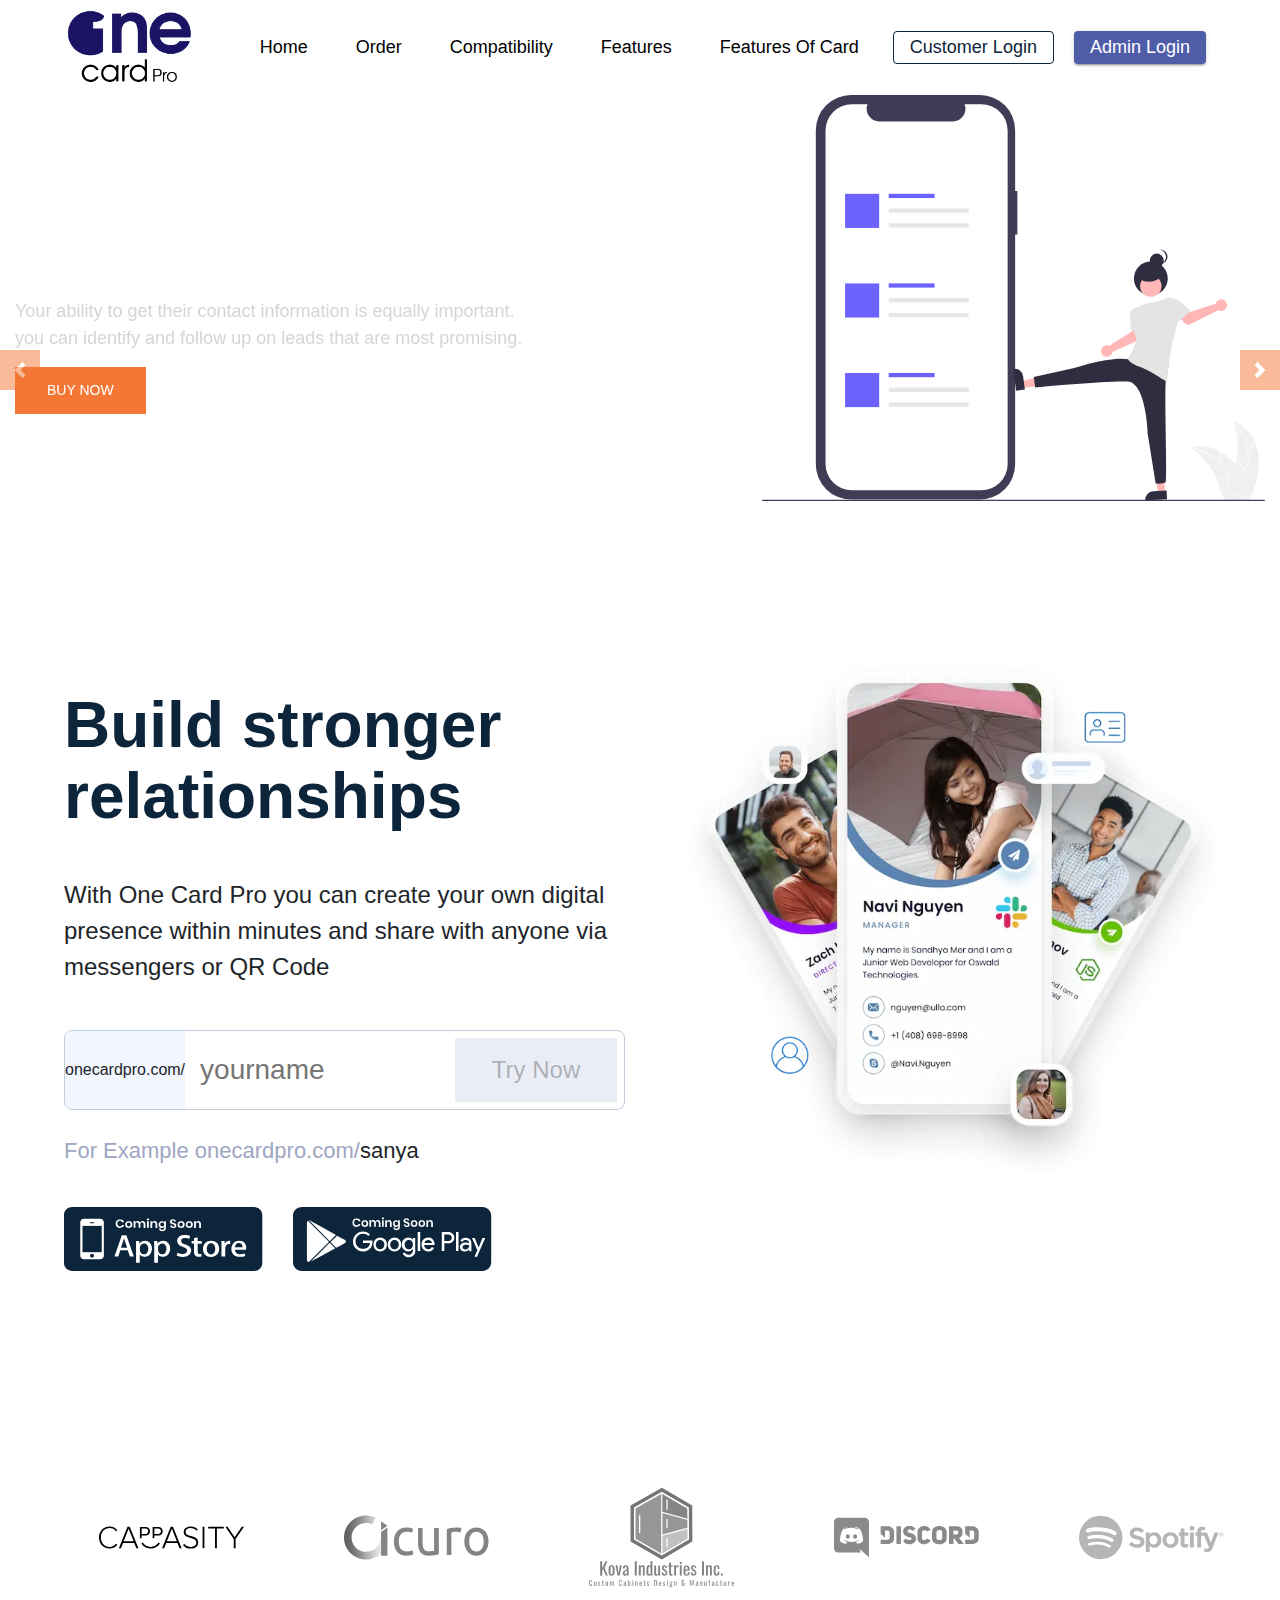
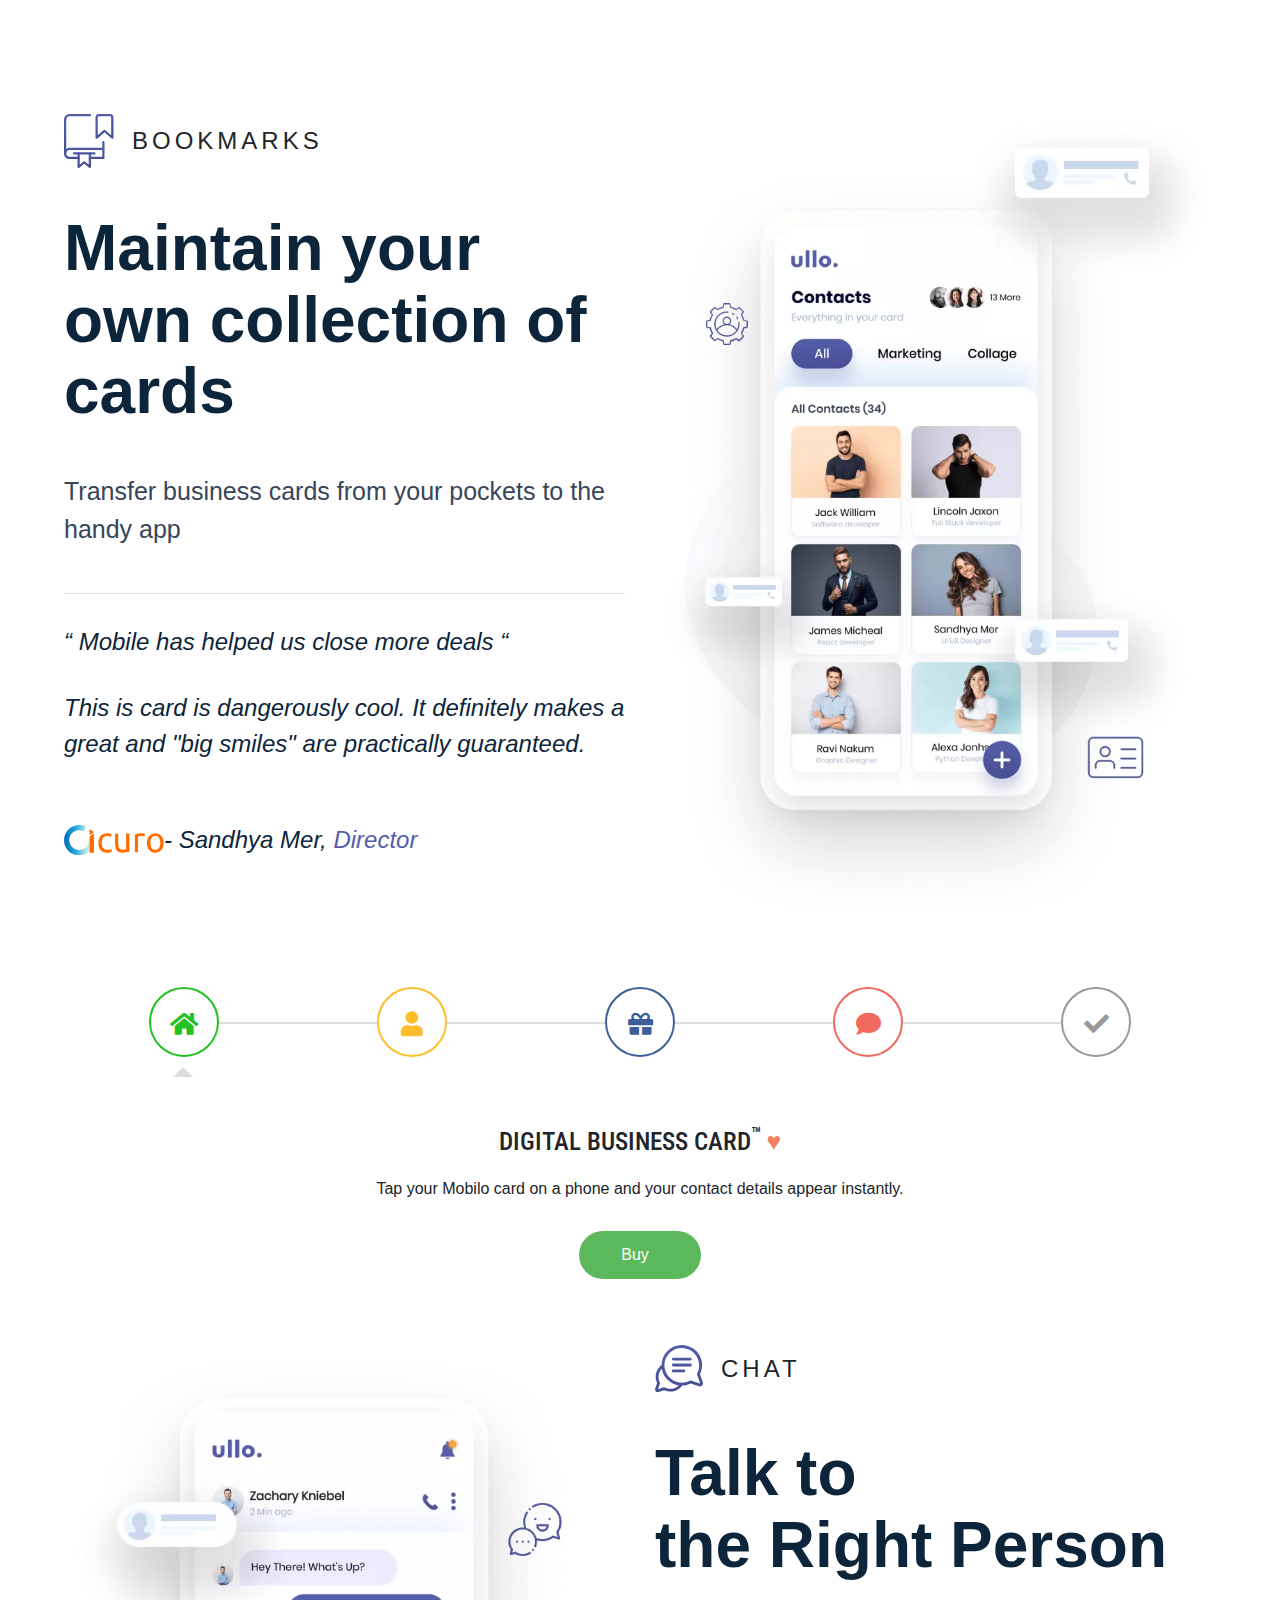
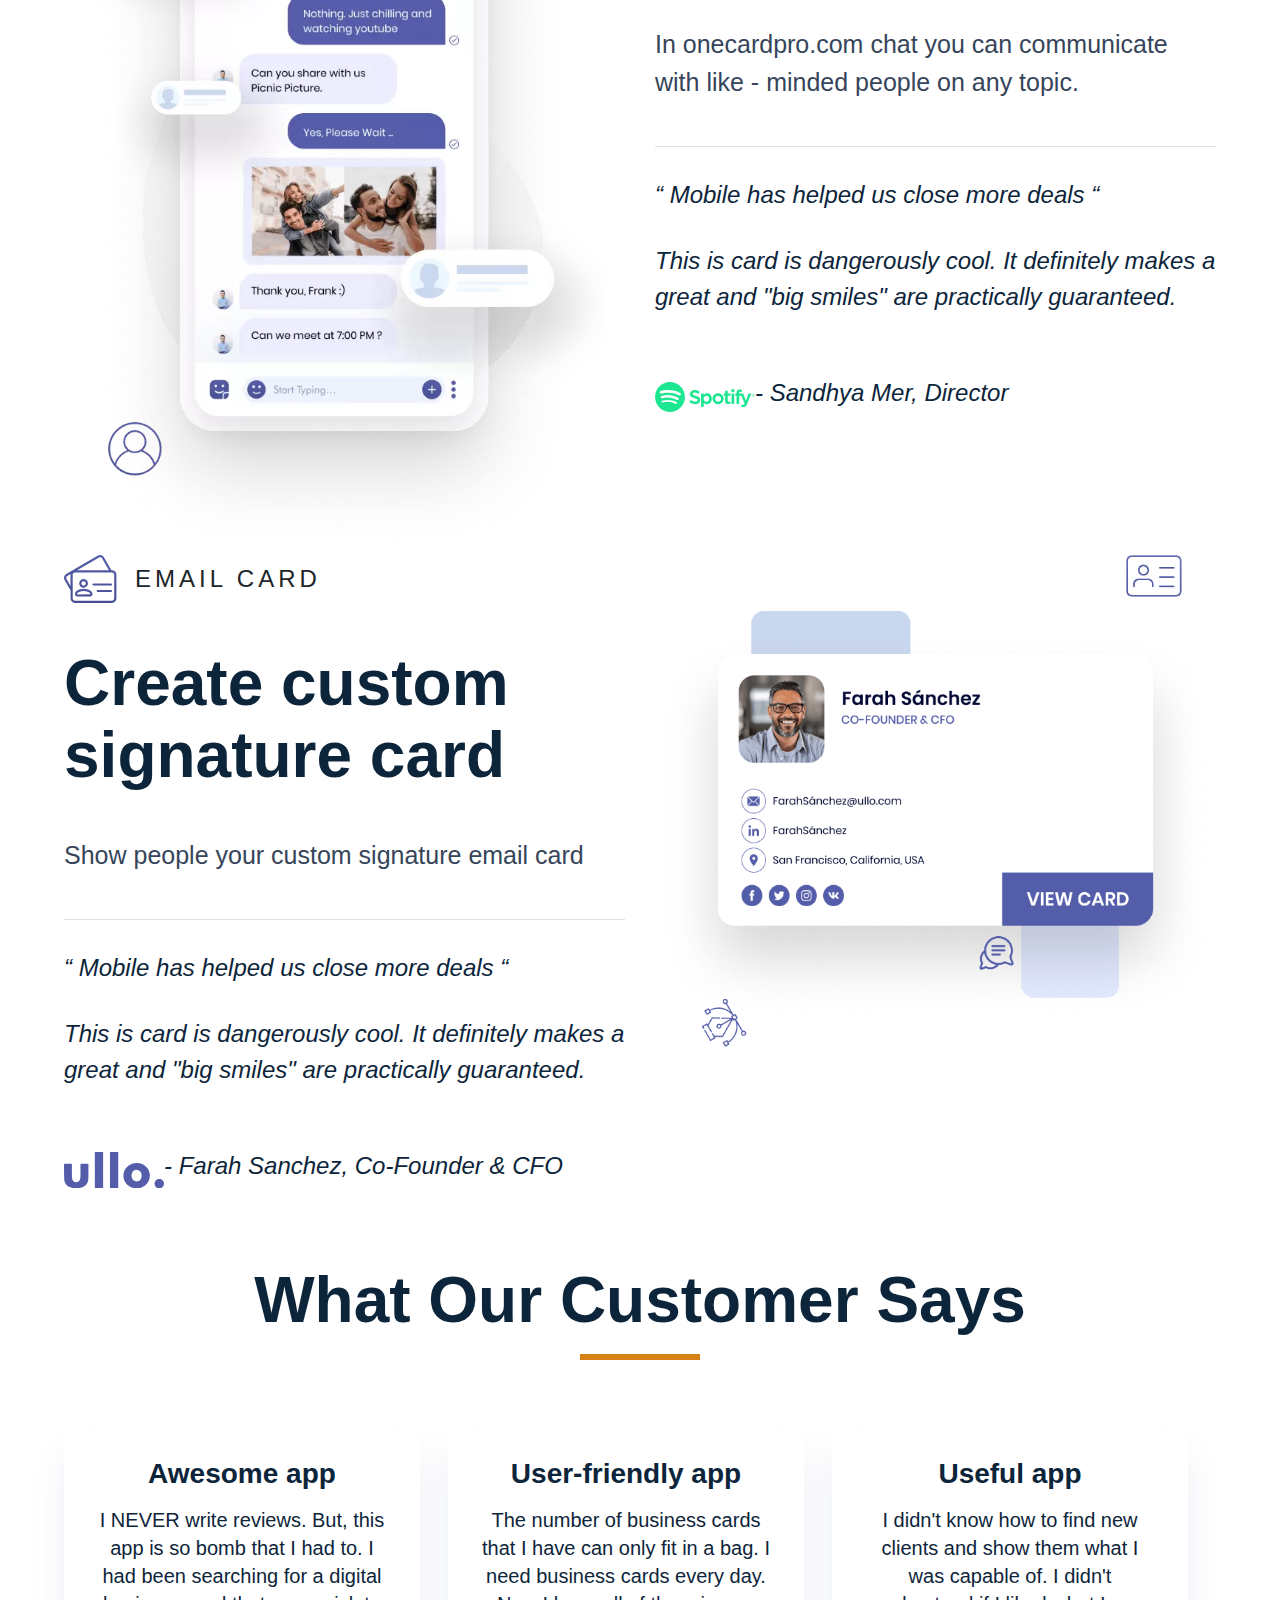
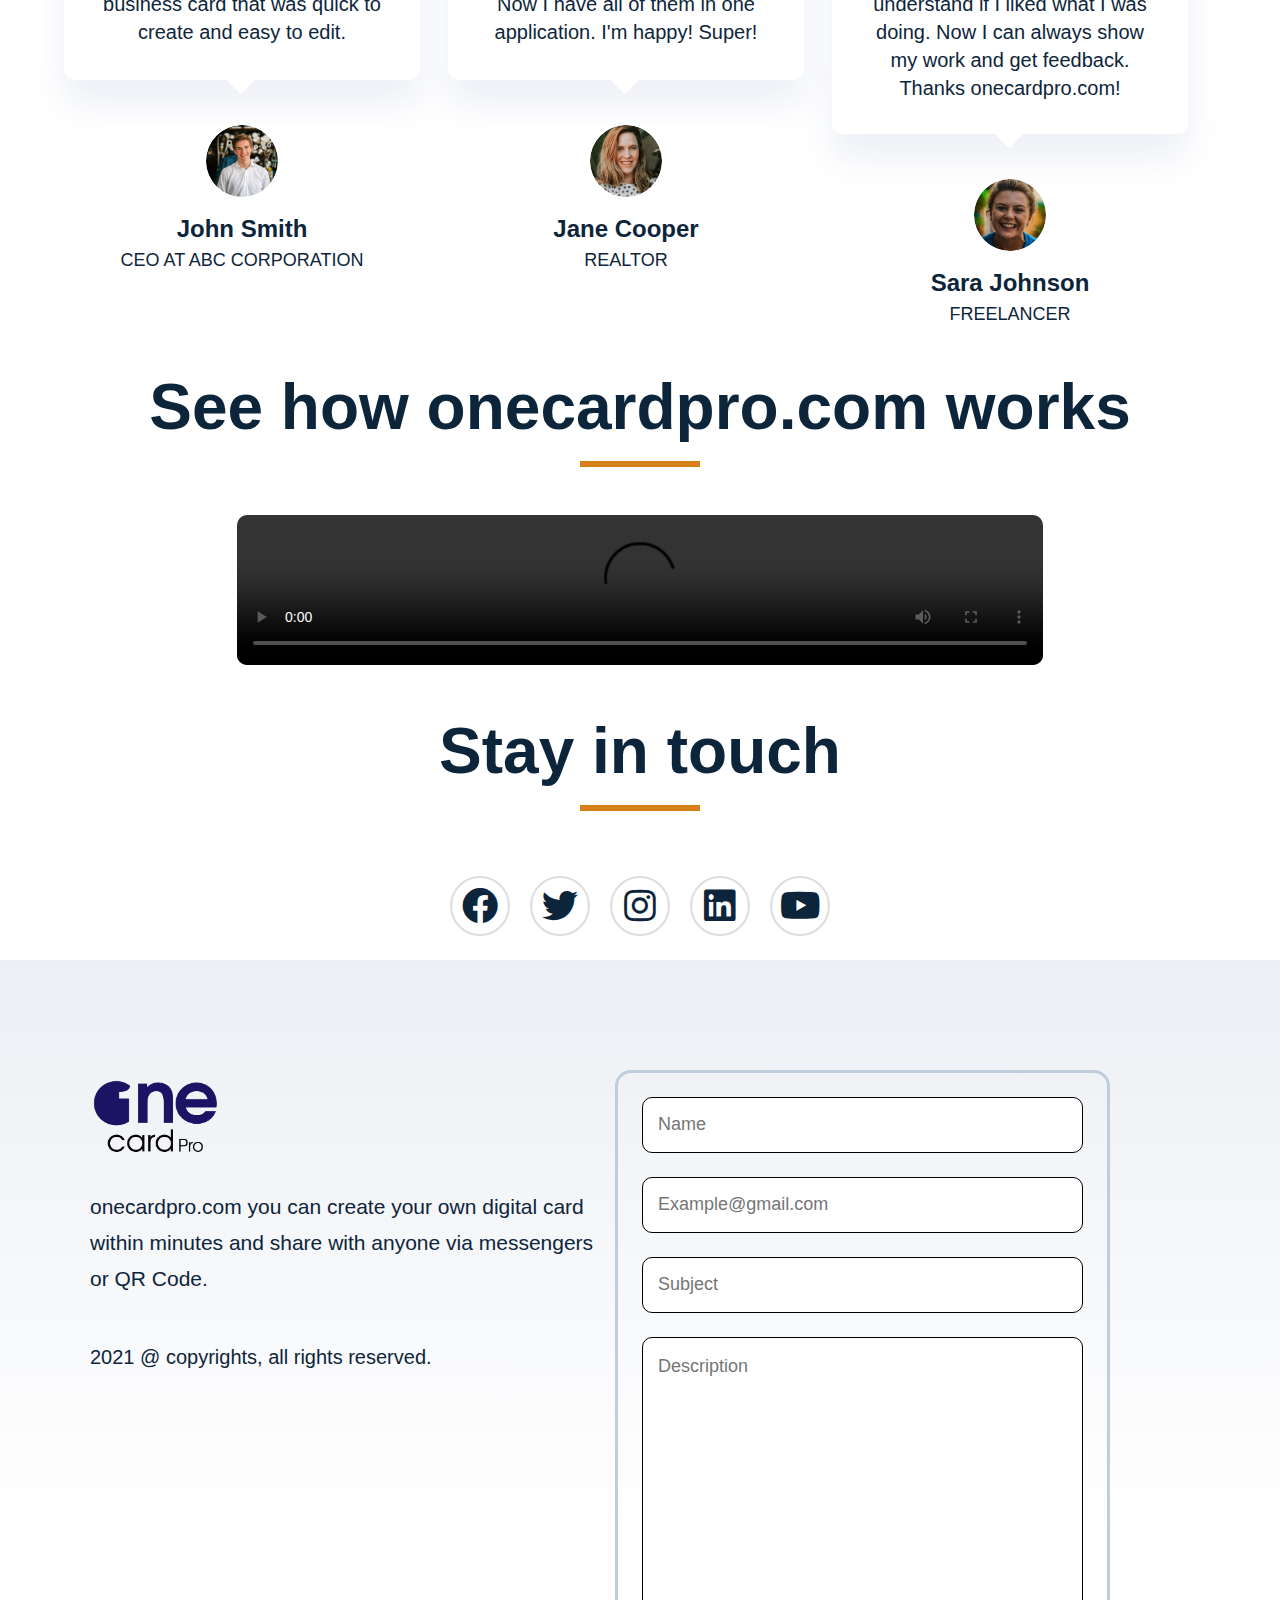
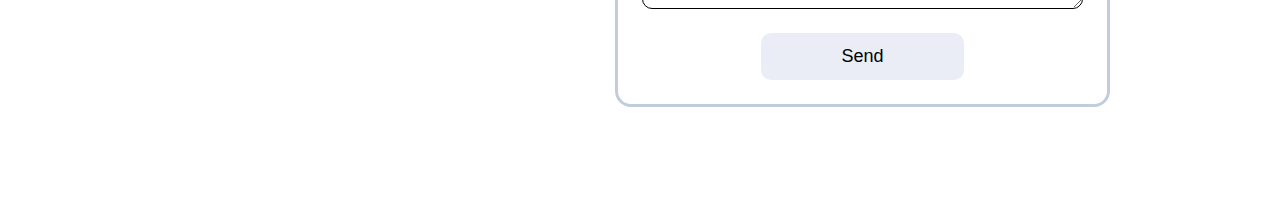
<file: index.html>
<!DOCTYPE html>
<html lang="en">

<head>
    <meta charset="UTF-8">
    <meta http-equiv="X-UA-Compatible" content="IE=edge">
    <meta name="viewport" content="width=device-width, initial-scale=1.0">
    <title>One Card Pro</title>
    <link rel="stylesheet" href="https://maxcdn.bootstrapcdn.com/bootstrap/4.5.2/css/bootstrap.min.css">
    <link rel="stylesheet" href="https://pro.fontawesome.com/releases/v5.10.0/css/all.css">
    <link href="https://raw.githubusercontent.com/daneden/animate.css/master/animate.css" rel="stylesheet">
    <link rel="stylesheet" href="css/wemet.css">
</head>

<body>
    <div class="main-body">
        <!--====================== navbar start =======================-->
        <nav class="navbar navbar-expand-lg navbar-light p-0 w-90">
            <div class="logo">
                <img src="image/logo.png" alt="logo" class="logo-main img-fluid">
            </div>
            <button class="navbar-toggler" type="button" data-toggle="collapse" data-target="#navbarSupportedContent" aria-controls="navbarSupportedContent" aria-expanded="false" aria-label="Toggle navigation">
                <span class="navbar-toggler-icon"></span>
            </button>
            <div class="collapse navbar-collapse" id="navbarSupportedContent">
                <ul class="navbar-nav ml-auto">
                    <li class="nav-item active">
                        <a class="nav-link" href="index.html">Home</a>
                        <!-- <a class="nav-link" href="#custom">Customizable</a> -->
                    </li>
                    <li class="nav-item">
                        <a class="nav-link" href="order.html">order</a>
                        <!-- <a class="nav-link" href="#bookmark">Bookmarks</a> -->
                    </li>
                    <li class="nav-item">
                        <a class="nav-link" href="compatibility.html">compatibility</a>
                        <!-- <a class="nav-link" href="#QR">QR Code</a>  -->
                    </li>
                    <li class="nav-item">
                        <a class="nav-link" href="features.html">features</a>
                        <!-- <a class="nav-link" href="#custom-feed">Feed</a>  -->
                    </li>
                    <li class="nav-item">
                        <a class="nav-link" href="features-of-card.html">features of card</a>
                        <!-- <a class="nav-link" href="#chat">chat</a> -->
                    </li>
                    <!-- <li class="nav-item">
                        <a class="nav-link" href="#email">email</a>
                    </li> -->
                    <!-- <li class="nav-item">
                        <a class="nav-link" href="#createCard">Create Card</a>
                    </li> -->
                </ul>
                <form class="form-inline my-2 my-lg-0">
                    <button class="login-btn">customer login</button>
                    <button class="join-btn login-btn">admin login</button>
                </form>
            </div>
        </nav>
        <!--====================== navbar end =======================-->
        <!--================= mian section strat ==========================-->
        <main>
            <!-- slider starts  -->
            <div id="myCarousel" class="carousel slide carousel-fade" data-ride="carousel">
                <div class="carousel-inner">
                    <div class="carousel-item active">
                        <div class="mask flex-center">
                            <div class="container">
                                <div class="row align-items-center">
                                    <div class="col-md-7 col-12 order-md-1 order-2">
                                        <h4>Turn encounters <br> into relationships</h4>
                                        <p>Your ability to get their contact information is equally important. <br> you can identify and follow up on leads that are most promising.</p>
                                        <a href="#">BUY NOW</a> </div>
                                    <div class="col-md-5 col-12 order-md-2 order-1"><img src="./image/undraw_online_posts_re_7ucl.svg" class="mx-auto" alt="slide"></div>
                                </div>
                            </div>
                        </div>
                    </div>
                    <div class="carousel-item">
                        <div class="mask flex-center">
                            <div class="container">
                                <div class="row align-items-center">
                                    <div class="col-md-7 col-12 order-md-1 order-2">
                                        <h4>Tell an engaging <br> story</h4>
                                        <p>Your identity is what sets you apart. Use OVOU Card to showcase a fuller and more impressive <br> picture of who you are—beyond your job title—for a more meaningful interaction.</p>
                                        <a href="#">BUY NOW</a> </div>
                                    <div class="col-md-5 col-12 order-md-2 order-1"><img src="./image/undraw_emails_re_cqen.svg" class="mx-auto" alt="slide"></div>
                                </div>
                            </div>
                        </div>
                    </div>
                    <div class="carousel-item">
                        <div class="mask flex-center">
                            <div class="container">
                                <div class="row align-items-center">
                                    <div class="col-md-7 col-12 order-md-1 order-2">
                                        <h4>Make every interaction <br> count</h4>
                                        <p>Create an engaging and memorable experience for the people you meet <br> while saving your contact information directly into their phone with OVOU smart business card.</p>
                                        <a href="#">BUY NOW</a> </div>
                                    <div class="col-md-5 col-12 order-md-2 order-1"><img src="./image/undraw_mobile_apps_re_3wjf.svg" class="mx-auto" alt="slide"></div>
                                </div>
                            </div>
                        </div>
                    </div>
                </div>
                <a class="carousel-control-prev" href="#myCarousel" role="button" data-slide="prev"> <span class="carousel-control-prev-icon" aria-hidden="true"></span> <span class="sr-only">Previous</span> </a>
                <a class="carousel-control-next" href="#myCarousel" role="button" data-slide="next"> <span class="carousel-control-next-icon" aria-hidden="true"></span> <span class="sr-only">Next</span> </a>
            </div>
            <!--slide end-->
            <div class="w-90">
                <div class="row">
                    <div class="col-md-6">
                        <div class="right-detail">
                            <h4>Build stronger relationships </h4>
                            <p>With One Card Pro you can create your own digital presence within minutes and share with anyone via messengers or QR Code</p>
                            <div class="BusinessCart_yourNameWrapper__1mDa8   ">
                                <div>
                                    <div>onecardpro.com/</div>
                                </div>
                                <form class="Common__Form-sc-14nqxwt-4 ckygdP"><input placeholder="yourname" type="text" autocapitalize="none" name="nickname" maxlength="30" class="Common__Input-sc-14nqxwt-1 kMDtZH" value=""><button disabled="" class="Common__CustomButton-sc-14nqxwt-0 giRUkk">Try Now</button></form>
                            </div>
                            <div class="BusinessCart_yourNameExample__33-97"><span>For Example
                            onecardpro.com/</span><span>sanya</span></div>
                            <div class="BusinessCart_phoneMarkets__27mqE">
                                <div><svg width="199" height="64" viewBox="0 0 199 64" fill="none" xmlns="http://www.w3.org/2000/svg">
                                <path d="M188.652 7.63818H7.97461V55.6671H188.652V7.63818Z" fill="white"></path>
                                <path d="M37.7272 18.8999H18.4917V45.1999H37.7272V18.8999Z" fill="#0D253B"></path>
                                <path
                                    d="M60.0443 31C59.8318 31.9 59.4067 33.2 58.8753 35.1L56.9624 40.7H63.2325L61.2133 35.1C60.8945 34.5 60.5757 33.1 60.0443 31Z"
                                    fill="#0D253B"></path>
                                <path
                                    d="M26.1432 16.2002H29.8628C30.0753 16.2002 30.3941 16.0002 30.3941 15.7002C30.3941 15.5002 30.1816 15.2002 29.8628 15.2002H26.1432C25.9306 15.2002 25.6118 15.4002 25.6118 15.7002C25.7181 16.0002 25.9306 16.2002 26.1432 16.2002Z"
                                    fill="#0D253B"></path>
                                <path
                                    d="M28.0563 46.7998C26.8873 46.7998 26.0371 47.5998 26.0371 48.6998C26.0371 49.6998 26.8873 50.5998 28.0563 50.5998C29.2253 50.5998 30.0755 49.7998 30.0755 48.6998C29.863 47.5998 29.0128 46.7998 28.0563 46.7998Z"
                                    fill="#0D253B"></path>
                                <path
                                    d="M189.911 0H8.3956C3.71957 0 0 3.5 0 7.8V56.3C0 60.5 3.71957 64 8.3956 64H189.911C194.48 64 198.306 60.5 198.306 56.2V7.8C198.2 3.5 194.48 0 189.911 0ZM39.8525 48.7C39.8525 50.7 38.1522 52.2 36.133 52.2H19.9794C17.8539 52.2 16.2598 50.6 16.2598 48.7V15.3C16.2598 13.3 17.9602 11.8 19.9794 11.8H36.133C38.2584 11.8 39.8525 13.4 39.8525 15.3V48.7ZM65.8895 49.5L63.7641 43.3H56.3249L54.3057 49.5H50.4799L57.8128 28.2H62.3825L69.8217 49.5H65.8895ZM85.6564 47.8C84.2748 49.2 82.5745 49.8 80.5553 49.8C78.3235 49.8 76.8357 49.1 75.773 47.6V55.7H72.0534V39.2C72.0534 37.6 72.0534 35.8 71.9471 34.1H75.1353L75.3479 36.5H75.4542C76.7294 34.6 78.5361 33.7 81.0867 33.7C83.1059 33.7 84.7 34.4 85.9752 35.9C87.2505 37.3 87.9944 39.3 87.9944 41.6C87.8882 44.2 87.1442 46.3 85.6564 47.8ZM103.829 47.8C102.448 49.2 100.747 49.8 98.728 49.8C96.4963 49.8 95.0085 49.1 93.9457 47.6V55.7H90.2262V39.2C90.2262 37.6 90.2262 35.8 90.1199 34.1H93.3081L93.5206 36.5H93.6269C94.9022 34.6 96.7088 33.7 99.2594 33.7C101.279 33.7 102.873 34.4 104.148 35.9C105.53 37.3 106.167 39.3 106.167 41.6C106.167 44.2 105.317 46.3 103.829 47.8ZM124.871 48C123.383 49.3 121.258 49.9 118.601 49.9C116.157 49.9 114.138 49.4 112.65 48.6L113.5 45.7C115.094 46.6 116.901 47 118.814 47C120.195 47 121.258 46.7 122.002 46.1C122.746 45.5 123.171 44.7 123.171 43.8C123.171 43 122.746 42.2 122.214 41.6C121.577 41 120.514 40.4 119.133 40C115.094 38.6 113.181 36.5 113.181 33.9C113.181 32.2 113.925 30.7 115.307 29.6C116.688 28.4 118.707 28 120.939 28C123.065 28 124.765 28.3 126.147 29L125.296 31.8C124.021 31.1 122.533 30.9 120.939 30.9C119.664 30.9 118.601 31.2 117.964 31.8C117.326 32.4 117.113 33 117.113 33.8C117.113 34.6 117.538 35.3 118.07 35.9C118.707 36.4 119.77 36.9 121.471 37.5C123.49 38.2 124.978 39.1 125.828 40C126.678 41 127.209 42.2 127.209 43.7C126.997 45.4 126.253 46.9 124.871 48ZM137.837 36.7H133.692V44.2C133.692 46.1 134.436 47.1 135.817 47.1C136.455 47.1 137.093 47.1 137.412 47L137.518 49.5C136.774 49.7 135.924 49.8 134.648 49.8C133.161 49.8 131.992 49.3 131.248 48.5C130.398 47.7 129.972 46.3 129.972 44.3V36.5H127.634V34H129.972V31.2L133.586 30.2V34H137.73V36.7H137.837ZM153.034 47.6C151.546 49.1 149.42 49.9 146.976 49.9C144.532 49.9 142.619 49.2 141.131 47.7C139.643 46.2 139.006 44.3 139.006 42C139.006 39.6 139.75 37.6 141.237 36.1C142.725 34.6 144.744 33.8 147.189 33.8C149.633 33.8 151.546 34.5 153.034 36C154.415 37.5 155.159 39.4 155.159 41.7C155.159 44.1 154.415 46.1 153.034 47.6ZM166.212 37.2C165.787 37.1 165.468 37.1 165.043 37.1C163.767 37.1 162.811 37.6 162.067 38.5C161.429 39.3 161.217 40.4 161.217 41.5V49.6H157.497V39C157.497 37.3 157.497 35.6 157.391 34.1H160.579L160.685 37H160.792C161.217 36 161.748 35.1 162.705 34.6C163.555 34 164.405 33.8 165.362 33.8C165.787 33.8 165.999 33.8 166.212 33.8V37.2ZM182.046 42.7H170.994C170.994 44.2 171.632 45.4 172.588 46.2C173.438 46.9 174.714 47.2 176.201 47.2C177.796 47.2 179.283 47 180.665 46.5L181.303 48.9C179.708 49.6 177.902 49.8 175.67 49.8C173.013 49.8 171.1 49.1 169.612 47.7C168.125 46.3 167.381 44.5 167.381 42C167.381 39.7 168.125 37.7 169.4 36.2C170.888 34.6 172.801 33.8 175.245 33.8C177.583 33.8 179.496 34.6 180.771 36.2C181.728 37.5 182.259 39.1 182.259 41.1C182.153 41.7 182.046 42.2 182.046 42.7Z"
                                    fill="#0D253B"></path>
                                <path
                                    d="M174.926 36.1001C173.651 36.1001 172.8 36.6001 171.95 37.5001C171.313 38.2001 170.994 39.1001 170.781 40.2001H178.539C178.539 39.2001 178.327 38.3001 177.795 37.5001C177.264 36.7001 176.307 36.1001 174.926 36.1001Z"
                                    fill="#0D253B"></path>
                                <path
                                    d="M98.0906 36.6001C97.2405 36.6001 96.3903 36.8001 95.6463 37.4001C94.9024 38.0001 94.3711 38.7001 94.1585 39.6001C94.0522 40.1001 94.0522 40.4001 94.0522 40.6001V43.1001C94.0522 44.3001 94.4773 45.2001 95.2213 46.0001C95.9652 46.8001 96.9216 47.2001 98.0906 47.2001C99.4722 47.2001 100.535 46.7001 101.279 45.7001C102.023 44.7001 102.448 43.4001 102.448 41.8001C102.448 40.3001 102.023 39.0001 101.279 38.1001C100.429 37.0001 99.4722 36.6001 98.0906 36.6001Z"
                                    fill="#0D253B"></path>
                                <path
                                    d="M79.9178 36.6001C79.0676 36.6001 78.2174 36.8001 77.4735 37.4001C76.7296 38.0001 76.1982 38.7001 75.9857 39.6001C75.8794 40.1001 75.8794 40.4001 75.8794 40.6001V43.1001C75.8794 44.3001 76.3045 45.2001 77.0484 46.0001C77.7923 46.8001 78.7488 47.2001 79.9178 47.2001C81.2993 47.2001 82.3621 46.7001 83.106 45.7001C83.8499 44.7001 84.275 43.4001 84.275 41.8001C84.275 40.3001 83.8499 39.0001 83.106 38.1001C82.2558 37.0001 81.1931 36.6001 79.9178 36.6001Z"
                                    fill="#0D253B"></path>
                                <path
                                    d="M147.082 36.2998C145.594 36.2998 144.425 36.8998 143.682 38.1998C143.044 39.1998 142.725 40.3998 142.725 41.8998C142.725 43.2998 143.15 44.5998 143.682 45.4998C144.425 46.7998 145.594 47.3998 147.082 47.3998C148.464 47.3998 149.527 46.7998 150.271 45.4998C151.014 44.4998 151.227 43.2998 151.227 41.7998C151.227 40.2998 150.802 39.0998 150.271 38.1998C149.527 36.8998 148.57 36.2998 147.082 36.2998Z"
                                    fill="#0D253B"></path>
                                <path
                                    d="M58.663 13.1001C59.4069 13.6001 59.9383 14.4001 60.1508 15.3001H58.2379C58.0253 14.8001 57.7065 14.5001 57.2814 14.2001C56.8563 13.9001 56.325 13.8001 55.7936 13.8001C55.3685 13.8001 54.8371 13.9001 54.5183 14.1001C54.0932 14.3001 53.8807 14.6001 53.6681 15.1001C53.4556 15.5001 53.3493 16.0001 53.3493 16.6001C53.3493 17.2001 53.4556 17.6001 53.6681 18.1001C53.8807 18.5001 54.1995 18.8001 54.5183 19.1001C54.9434 19.3001 55.3685 19.4001 55.7936 19.4001C56.325 19.4001 56.8563 19.3001 57.2814 19.0001C57.7065 18.7001 58.0253 18.4001 58.2379 17.9001H60.1508C59.9383 18.8001 59.4069 19.6001 58.663 20.1001C57.9191 20.6001 56.9626 20.9001 55.8999 20.9001C55.0497 20.9001 54.3058 20.7001 53.6681 20.4001C53.0305 20.0001 52.4991 19.5001 52.1803 18.9001C51.8615 18.2001 51.6489 17.5001 51.6489 16.7001C51.6489 15.9001 51.8615 15.1001 52.1803 14.5001C52.4991 13.8001 53.0305 13.3001 53.6681 13.0001C54.3058 12.6001 55.0497 12.5001 55.8999 12.5001C56.9626 12.3001 57.9191 12.6001 58.663 13.1001Z"
                                    fill="white"></path>
                                <path
                                    d="M66.6333 14.5997C67.1647 14.8997 67.5898 15.2997 67.9086 15.7997C68.2274 16.2997 68.3337 16.8997 68.3337 17.5997C68.3337 18.2997 68.2274 18.8997 67.9086 19.3997C67.5898 19.8997 67.1647 20.2997 66.6333 20.5997C66.102 20.8997 65.4643 20.9997 64.7204 20.9997C63.9765 20.9997 63.4451 20.8997 62.9138 20.5997C62.3824 20.2997 61.9573 19.8997 61.6385 19.3997C61.3197 18.8997 61.2134 18.2997 61.2134 17.5997C61.2134 16.8997 61.3197 16.2997 61.6385 15.7997C61.9573 15.2997 62.3824 14.8997 62.9138 14.5997C63.4451 14.2997 64.0828 14.1997 64.7204 14.1997C65.358 14.1997 65.9957 14.2997 66.6333 14.5997ZM63.4451 16.0997C63.1263 16.3997 62.9138 16.8997 62.9138 17.4997C62.9138 18.0997 63.1263 18.5997 63.4451 18.8997C63.7639 19.1997 64.189 19.3997 64.7204 19.3997C65.2518 19.3997 65.6769 19.1997 65.9957 18.8997C66.3145 18.5997 66.527 18.0997 66.527 17.4997C66.527 16.8997 66.3145 16.3997 65.9957 16.0997C65.6769 15.7997 65.2518 15.5997 64.7204 15.5997C64.189 15.5997 63.7639 15.7997 63.4451 16.0997Z"
                                    fill="white"></path>
                                <path
                                    d="M80.6613 14.9C81.1927 15.4 81.4053 16.1 81.4053 17V20.9H79.5986V17.2C79.5986 16.7 79.4923 16.3 79.1735 16C78.8547 15.7 78.5359 15.6 78.0045 15.6C77.4731 15.6 77.1543 15.7 76.8355 16C76.5167 16.3 76.4104 16.7 76.4104 17.3V20.8H74.6037V17.1C74.6037 16.6 74.4975 16.2 74.1787 15.9C73.8598 15.6 73.541 15.5 73.0096 15.5C72.4783 15.5 72.1595 15.6 71.8406 15.9C71.5218 16.2 71.4155 16.6 71.4155 17.2V20.7H69.6089V14.1H71.4155V15.4C71.6281 15 71.9469 14.6 72.2657 14.4C72.6908 14.2 73.1159 14 73.6473 14C74.1787 14 74.71 14.1 75.1351 14.4C75.5602 14.7 75.879 15 76.0916 15.5C76.3041 15 76.6229 14.7 77.048 14.4C77.4731 14.1 78.0045 14 78.5359 14C79.4923 14.1 80.13 14.4 80.6613 14.9Z"
                                    fill="white"></path>
                                <path
                                    d="M83.1059 11.6999C83.3185 11.4999 83.531 11.3999 83.9561 11.3999C84.3812 11.3999 84.5938 11.4999 84.8063 11.6999C85.0189 11.8999 85.1251 12.0999 85.1251 12.3999C85.1251 12.6999 85.0189 12.8999 84.8063 13.0999C84.5938 13.2999 84.3812 13.3999 83.9561 13.3999C83.531 13.3999 83.3185 13.2999 83.1059 13.0999C82.8934 12.8999 82.7871 12.6999 82.7871 12.3999C82.7871 12.0999 82.8934 11.7999 83.1059 11.6999ZM84.8063 14.1999V20.7999H82.9997V14.1999H84.8063Z"
                                    fill="white"></path>
                                <path
                                    d="M92.5643 14.9001C93.0956 15.4001 93.3082 16.1001 93.3082 17.0001V20.9001H91.5015V17.2001C91.5015 16.7001 91.3952 16.3001 91.0764 16.0001C90.7576 15.7001 90.4388 15.6001 89.9074 15.6001C89.376 15.6001 88.951 15.8001 88.6321 16.1001C88.3133 16.4001 88.207 16.8001 88.207 17.4001V20.9001H86.4004V14.3001H88.207V15.6001C88.4196 15.2001 88.7384 14.8001 89.1635 14.5001C89.5886 14.2001 90.12 14.1001 90.6513 14.1001C91.3952 14.1001 92.1392 14.4001 92.5643 14.9001Z"
                                    fill="white"></path>
                                <path
                                    d="M99.1533 14.4997C99.5783 14.7997 99.8972 15.0997 100.11 15.5997V14.1997H101.916V20.8997C101.916 21.4997 101.81 22.0997 101.491 22.5997C101.172 23.0997 100.854 23.4997 100.322 23.7997C99.7909 24.0997 99.1532 24.1997 98.4093 24.1997C97.3466 24.1997 96.6027 23.9997 95.9651 23.4997C95.3274 22.9997 94.9023 22.3997 94.796 21.5997H96.6027C96.709 21.8997 96.9215 22.1997 97.2403 22.3997C97.5591 22.5997 97.878 22.6997 98.4093 22.6997C98.9407 22.6997 99.3658 22.5997 99.6846 22.2997C100.003 21.9997 100.216 21.5997 100.216 20.9997V19.5997C100.003 19.9997 99.6846 20.3997 99.2595 20.6997C98.8344 20.9997 98.3031 21.0997 97.7717 21.0997C97.1341 21.0997 96.6027 20.9997 96.1776 20.6997C95.7525 20.3997 95.3274 19.9997 95.0086 19.4997C94.6898 18.9997 94.5835 18.3997 94.5835 17.6997C94.5835 16.9997 94.6898 16.3997 95.0086 15.8997C95.3274 15.3997 95.6462 14.9997 96.1776 14.6997C96.6027 14.3997 97.2403 14.2997 97.7717 14.2997C98.1968 14.1997 98.7282 14.2997 99.1533 14.4997ZM96.8152 16.0997C96.4964 16.3997 96.2839 16.8997 96.2839 17.4997C96.2839 18.0997 96.4964 18.5997 96.8152 18.8997C97.1341 19.1997 97.5592 19.3997 98.1968 19.3997C98.7282 19.3997 99.1532 19.1997 99.5783 18.8997C99.8972 18.5997 100.11 18.0997 100.11 17.4997C100.11 16.8997 99.8972 16.3997 99.5783 16.0997C99.2595 15.7997 98.7282 15.5997 98.1968 15.5997C97.6654 15.5997 97.2403 15.7997 96.8152 16.0997Z"
                                    fill="white"></path>
                                <path
                                    d="M112.119 19.7998C111.906 20.1998 111.587 20.4998 111.056 20.6998C110.631 20.8998 110.1 20.9998 109.462 20.9998C108.824 20.9998 108.293 20.8998 107.762 20.6998C107.23 20.4998 106.805 20.1998 106.593 19.7998C106.38 19.3998 106.167 18.9998 106.061 18.4998H107.974C107.974 18.7998 108.187 19.0998 108.399 19.3998C108.612 19.5998 108.931 19.6998 109.356 19.6998C109.781 19.6998 109.993 19.5998 110.206 19.3998C110.418 19.1998 110.525 18.9998 110.525 18.6998C110.525 18.3998 110.418 18.1998 110.312 17.9998C110.1 17.7998 109.993 17.6998 109.674 17.5998C109.462 17.4998 109.037 17.3998 108.612 17.1998C108.08 16.9998 107.549 16.8998 107.23 16.6998C106.911 16.4998 106.593 16.2998 106.274 15.8998C106.061 15.5998 105.849 15.0998 105.849 14.5998C105.849 13.8998 106.167 13.2998 106.699 12.8998C107.23 12.4998 107.974 12.2998 108.931 12.2998C109.887 12.2998 110.631 12.4998 111.162 12.8998C111.694 13.2998 112.012 13.8998 112.119 14.5998H110.206C110.206 14.2998 109.993 13.9998 109.781 13.7998C109.568 13.5998 109.249 13.4998 108.824 13.4998C108.505 13.4998 108.187 13.5998 107.974 13.6998C107.762 13.8998 107.655 14.0998 107.655 14.3998C107.655 14.5998 107.762 14.8998 107.868 14.9998C107.974 15.1998 108.187 15.2998 108.505 15.3998C108.718 15.4998 109.037 15.5998 109.462 15.6998C109.993 15.8998 110.525 16.0998 110.843 16.1998C111.162 16.3998 111.481 16.5998 111.8 16.9998C112.012 17.2998 112.225 17.7998 112.225 18.2998C112.438 18.9998 112.331 19.3998 112.119 19.7998Z"
                                    fill="white"></path>
                                <path
                                    d="M118.92 14.5997C119.451 14.8997 119.877 15.2997 120.195 15.7997C120.514 16.2997 120.62 16.8997 120.62 17.5997C120.62 18.2997 120.514 18.8997 120.195 19.3997C119.877 19.8997 119.451 20.2997 118.92 20.5997C118.389 20.8997 117.751 20.9997 117.113 20.9997C116.476 20.9997 115.838 20.8997 115.307 20.5997C114.775 20.2997 114.35 19.8997 114.032 19.3997C113.713 18.8997 113.606 18.2997 113.606 17.5997C113.606 16.8997 113.713 16.2997 114.032 15.7997C114.35 15.2997 114.775 14.8997 115.307 14.5997C115.838 14.2997 116.476 14.1997 117.113 14.1997C117.751 14.1997 118.389 14.2997 118.92 14.5997ZM115.732 16.0997C115.413 16.3997 115.201 16.8997 115.201 17.4997C115.201 18.0997 115.413 18.5997 115.732 18.8997C116.051 19.1997 116.476 19.3997 117.007 19.3997C117.539 19.3997 117.964 19.1997 118.282 18.8997C118.601 18.5997 118.814 18.0997 118.814 17.4997C118.814 16.8997 118.601 16.3997 118.282 16.0997C117.964 15.7997 117.539 15.5997 117.007 15.5997C116.476 15.5997 116.157 15.7997 115.732 16.0997Z"
                                    fill="white"></path>
                                <path
                                    d="M127.103 14.5997C127.635 14.8997 128.06 15.2997 128.379 15.7997C128.697 16.2997 128.804 16.8997 128.804 17.5997C128.804 18.2997 128.697 18.8997 128.379 19.3997C128.06 19.8997 127.635 20.2997 127.103 20.5997C126.572 20.8997 125.934 20.9997 125.297 20.9997C124.659 20.9997 124.021 20.8997 123.49 20.5997C122.959 20.2997 122.533 19.8997 122.215 19.3997C121.896 18.8997 121.79 18.2997 121.79 17.5997C121.79 16.8997 121.896 16.2997 122.215 15.7997C122.533 15.2997 122.959 14.8997 123.49 14.5997C124.021 14.2997 124.659 14.1997 125.297 14.1997C125.934 14.1997 126.572 14.2997 127.103 14.5997ZM123.915 16.0997C123.596 16.3997 123.384 16.8997 123.384 17.4997C123.384 18.0997 123.596 18.5997 123.915 18.8997C124.234 19.1997 124.659 19.3997 125.19 19.3997C125.722 19.3997 126.147 19.1997 126.466 18.8997C126.784 18.5997 126.997 18.0997 126.997 17.4997C126.997 16.8997 126.784 16.3997 126.466 16.0997C126.147 15.7997 125.722 15.5997 125.19 15.5997C124.659 15.5997 124.34 15.7997 123.915 16.0997Z"
                                    fill="white"></path>
                                <path
                                    d="M136.242 14.9001C136.774 15.4001 136.986 16.1001 136.986 17.0001V20.9001H135.18V17.2001C135.18 16.7001 135.073 16.3001 134.755 16.0001C134.436 15.7001 134.117 15.6001 133.586 15.6001C133.054 15.6001 132.629 15.8001 132.31 16.1001C131.992 16.4001 131.885 16.9001 131.885 17.4001V20.9001H130.079V14.3001H131.885V15.6001C132.098 15.2001 132.417 14.8001 132.842 14.5001C133.267 14.2001 133.798 14.1001 134.33 14.1001C135.18 14.1001 135.817 14.4001 136.242 14.9001Z"
                                    fill="white"></path>
                            </svg></div>
                                <div><svg width="199" height="64" viewBox="0 0 199 64" fill="none" xmlns="http://www.w3.org/2000/svg">
                                <path d="M194.952 7.63818H5.94531V55.6671H194.952V7.63818Z" fill="white"></path>
                                <path
                                    d="M101.5 32.8999C100.3 32.8999 99.3002 33.3999 98.5002 34.1999C97.7002 34.9999 97.2002 36.1999 97.2002 37.5999C97.2002 38.9999 97.7002 40.0999 98.5002 40.9999C99.3002 41.7999 100.4 42.2999 101.5 42.2999C102.7 42.2999 103.7 41.7999 104.5 40.9999C105.3 40.1999 105.8 38.9999 105.8 37.5999C105.8 36.1999 105.3 35.0999 104.5 34.1999C103.6 33.2999 102.7 32.8999 101.5 32.8999Z"
                                    fill="#0D253B"></path>
                                <path
                                    d="M87.0998 32.8999C85.8998 32.8999 84.8998 33.3999 84.0998 34.1999C83.2998 34.9999 82.7998 36.1999 82.7998 37.5999C82.7998 38.9999 83.2998 40.0999 84.0998 40.9999C84.8998 41.7999 85.9998 42.2999 87.0998 42.2999C88.2998 42.2999 89.2998 41.7999 90.0998 40.9999C90.8998 40.1999 91.3998 38.9999 91.3998 37.5999C91.3998 36.1999 90.8998 35.0999 90.0998 34.1999C89.2998 33.2999 88.2998 32.8999 87.0998 32.8999Z"
                                    fill="#0D253B"></path>
                                <path
                                    d="M155.4 27.3999H151.3V33.9999H155.4C156.5 33.9999 157.3 33.6999 157.9 32.9999C158.5 32.2999 158.8 31.4999 158.8 30.6999C158.8 29.8999 158.4 29.0999 157.9 28.3999C157.2 27.7999 156.4 27.3999 155.4 27.3999Z"
                                    fill="#0D253B"></path>
                                <path
                                    d="M170.4 38.3998C169.8 38.8998 169.5 39.5998 169.5 40.2998C169.5 40.8998 169.7 41.4998 170.3 41.7998C170.9 42.0998 171.5 42.3998 172.2 42.3998C173.3 42.3998 174.2 42.0998 175 41.1998C175.8 40.4998 176.3 39.5998 176.3 38.4998C175.6 37.8998 174.5 37.6998 173.1 37.6998C171.9 37.5998 171 37.7998 170.4 38.3998Z"
                                    fill="#0D253B"></path>
                                <path
                                    d="M135.1 32.8999C134.2 32.8999 133.3 33.0999 132.8 33.6999C132.1 34.2999 131.6 34.9999 131.4 35.9999H139C139 35.2999 138.6 34.4999 137.9 33.8999C137.2 33.1999 136.2 32.8999 135.1 32.8999Z"
                                    fill="#0D253B"></path>
                                <path
                                    d="M115.8 32.8999C114.6 32.8999 113.7 33.3999 112.9 34.1999C112.1 34.9999 111.6 36.1999 111.6 37.5999C111.6 38.9999 112.1 40.0999 112.9 40.9999C113.7 41.7999 114.7 42.2999 115.8 42.2999C117 42.2999 117.9 41.7999 118.7 40.9999C119.5 40.1999 119.9 38.9999 119.9 37.4999C119.9 36.0999 119.5 34.9999 118.7 33.9999C118 33.2999 117 32.8999 115.8 32.8999Z"
                                    fill="#0D253B"></path>
                                <path
                                    d="M189.4 0H8.8C4 0 0 3.8 0 8.7V55.3C0 60.1 3.9 64 8.8 64H189.4C194.2 64 198.2 60.2 198.2 55.3V8.7C198.2 3.9 194.2 0 189.4 0ZM17.4 13.7C25.8 18.3 34.3 23 42.6 27.7C43 27.9 43 28 42.7 28.3C40.8 30.2 38.9 32 37.1 33.9C36.9 34.1 36.7 34.2 36.5 33.9C29.8 27.2 23.1 20.5 16.3 13.6C16.3 13.6 16.2 13.5 16.1 13.4C16.6 13.3 17 13.5 17.4 13.7ZM14.8 54.7C14.1 54.1 13.9 53.4 13.9 52.6C13.9 49 13.9 45.4 13.9 41.8C13.9 39.3 13.9 36.7 13.9 34.2C13.9 28.2 13.9 22 13.9 16C13.9 15.3 14 14.6 14.6 14C14.8 13.8 15 13.8 15.2 14C19.3 18.2 23.5 22.3 27.6 26.5C30.3 29.2 33 31.9 35.7 34.6C35.9 34.8 35.9 34.9 35.7 35.3C29.1 41.8 22.6 48.3 16 54.7C15.4 55.1 15.1 55.1 14.8 54.7ZM41.9 41.5C34 45.8 26.1 50 18.3 54.3C18.2 54.4 18.1 54.5 17.9 54.5C24 48.4 30.1 42.3 36.2 36.2C36.6 35.9 36.8 35.9 37.1 36.2C38.6 37.8 40.3 39.3 41.8 40.9C42.2 41.2 42.2 41.3 41.9 41.5ZM52.1 36C51.7 36.2 51.3 36.5 50.9 36.7C48.6 38 46.1 39.2 43.7 40.6C43.3 40.8 43.2 40.7 42.9 40.5C41.3 38.8 39.5 37 37.9 35.4C37.7 35.2 37.7 35.1 37.9 34.8C39.9 32.8 41.9 30.9 43.9 29C44.1 28.8 44.3 28.8 44.6 28.9C46.9 30.2 49.3 31.4 51.6 32.8C52.3 33.1 52.9 33.7 52.9 34.5C52.9 35.1 52.5 35.5 52.1 36ZM76.9 41.7C75.1 43.6 72.7 44.5 69.9 44.5C67.1 44.5 64.7 43.6 62.9 41.6C60.9 39.7 60 37.3 60 34.5C60 31.7 60.9 29.3 62.9 27.4C64.9 25.5 67.2 24.5 69.9 24.5C71.3 24.5 72.6 24.7 73.9 25.3C75.2 25.9 76.1 26.6 76.9 27.4L75.3 29C74 27.5 72.3 26.8 70 26.8C68 26.8 66.2 27.5 64.7 28.9C63.2 30.3 62.5 32.1 62.5 34.3C62.5 36.5 63.2 38.4 64.7 39.7C66.2 41.1 68 41.8 70 41.8C72.1 41.8 74 41.1 75.4 39.7C76.3 38.8 76.9 37.5 77 35.9H70V33.6H79.4C79.5 34.1 79.5 34.5 79.5 35C79.4 38 78.6 40.2 76.9 41.7ZM92 42.5C90.7 43.8 89.1 44.5 87.2 44.5C85.2 44.5 83.6 43.8 82.4 42.5C81.1 41.2 80.5 39.5 80.5 37.5C80.5 35.5 81.1 33.9 82.4 32.5C83.7 31.2 85.3 30.5 87.2 30.5C89.2 30.5 90.8 31.2 92 32.5C93.3 33.8 93.9 35.5 93.9 37.5C93.9 39.6 93.3 41.2 92 42.5ZM106.3 42.5C105 43.8 103.4 44.5 101.5 44.5C99.5 44.5 97.9 43.8 96.7 42.5C95.4 41.2 94.8 39.5 94.8 37.5C94.8 35.5 95.4 33.9 96.7 32.5C98 31.2 99.6 30.5 101.5 30.5C103.5 30.5 105.1 31.2 106.3 32.5C107.6 33.8 108.2 35.5 108.2 37.5C108.3 39.6 107.6 41.2 106.3 42.5ZM120.4 48.5C119.1 49.7 117.5 50.2 115.6 50.2C114.1 50.2 112.8 49.9 111.7 49C110.8 48.2 110.1 47.4 109.6 46.3L111.8 45.4C112 46.1 112.5 46.7 113.2 47.1C113.9 47.6 114.6 47.8 115.5 47.8C116.9 47.8 118 47.5 118.7 46.6C119.5 45.8 119.9 44.7 119.9 43.4V42.1H119.8C119.3 42.7 118.7 43.3 117.9 43.7C117.1 44.2 116.3 44.4 115.2 44.4C113.4 44.4 112 43.7 110.7 42.4C109.4 41.1 108.8 39.4 108.8 37.4C108.8 35.4 109.4 33.8 110.7 32.4C112 31.1 113.4 30.4 115.2 30.4C116.1 30.4 117.1 30.6 117.9 31C118.7 31.5 119.3 31.9 119.8 32.6H119.9V31H122.2V43.4H122.3C122.4 45.6 121.7 47.3 120.4 48.5ZM127.2 44.1H124.7V25.1H127.2V44.1ZM141.5 38H131.1C131.2 39.3 131.6 40.3 132.4 41.1C133.2 41.9 134.2 42.3 135.2 42.3C137 42.3 138.1 41.6 138.8 40.1L141 41C140.5 42 139.8 42.9 138.9 43.5C138 44.2 136.7 44.5 135.3 44.5C133.3 44.5 131.7 43.8 130.5 42.5C129.2 41.2 128.6 39.5 128.6 37.5C128.6 35.6 129.2 34 130.4 32.6C131.6 31.2 133.1 30.5 135.1 30.5C137.1 30.5 138.6 31.1 139.8 32.4C141 33.7 141.6 35.3 141.6 37.5V38H141.5ZM159.6 34.7C158.4 35.7 157 36.3 155.4 36.3H151.3V44H148.8V25.1H155.4C157 25.1 158.4 25.7 159.6 26.7C160.8 27.7 161.4 29.1 161.4 30.8C161.3 32.4 160.7 33.7 159.6 34.7ZM165.4 44.1H163V25.1H165.5V44.1H165.4ZM176.2 44.1V42.2H176.1C175.2 43.7 173.6 44.4 171.8 44.4C170.4 44.4 169.2 44.1 168.3 43.2C167.4 42.4 166.9 41.3 166.9 40.1C166.9 38.7 167.5 37.6 168.5 36.7C169.6 35.9 171 35.5 172.6 35.5C174 35.5 175.3 35.7 176.1 36.3V36C176.1 35.1 175.7 34.3 175.2 33.7C174.5 33.1 173.7 32.9 172.7 32.9C172 32.9 171.3 33 170.7 33.4C170.1 33.7 169.8 34.2 169.5 34.8L167.3 33.9C167.7 33.1 168.2 32.4 169.1 31.7C170 31 171.2 30.7 172.6 30.7C174.2 30.7 175.6 31.2 176.8 32.2C177.9 33.1 178.4 34.5 178.4 36.4V44.2H176.2V44.1ZM184 49.8H181.4L184.4 43.2L179 31H181.7L185.6 40.4L189.5 31H192.2L184 49.8Z"
                                    fill="#0D253B"></path>
                                <path
                                    d="M66.1 12.1001C66.8 12.6001 67.3 13.4001 67.5 14.3001H65.7C65.5 13.8001 65.2 13.5001 64.8 13.2001C64.4 12.9001 63.9 12.8001 63.4 12.8001C63 12.8001 62.5 12.9001 62.2 13.1001C61.8 13.3001 61.6 13.6001 61.4 14.1001C61.2 14.5001 61.1 15.0001 61.1 15.6001C61.1 16.2001 61.2 16.6001 61.4 17.1001C61.6 17.5001 61.9 17.8001 62.2 18.1001C62.6 18.3001 63 18.4001 63.4 18.4001C63.9 18.4001 64.4 18.3001 64.8 18.0001C65.2 17.7001 65.5 17.4001 65.7 16.9001H67.5C67.3 17.8001 66.8 18.6001 66.1 19.1001C65.4 19.6001 64.5 19.9001 63.5 19.9001C62.7 19.9001 62 19.7001 61.4 19.4001C60.8 19.0001 60.3 18.5001 60 17.9001C59.7 17.2001 59.5 16.5001 59.5 15.7001C59.5 14.9001 59.7 14.1001 60 13.5001C60.3 12.8001 60.8 12.3001 61.4 12.0001C62 11.6001 62.7 11.5001 63.5 11.5001C64.5 11.3001 65.4 11.6001 66.1 12.1001Z"
                                    fill="white"></path>
                                <path
                                    d="M73.6 13.5997C74.1 13.8997 74.5 14.2997 74.8 14.7997C75.1 15.2997 75.2 15.8997 75.2 16.5997C75.2 17.2997 75.1 17.8997 74.8 18.3997C74.5 18.8997 74.1 19.2997 73.6 19.5997C73.1 19.8997 72.5 19.9997 71.8 19.9997C71.1 19.9997 70.6 19.8997 70.1 19.5997C69.6 19.2997 69.2 18.8997 68.9 18.3997C68.6 17.8997 68.5 17.2997 68.5 16.5997C68.5 15.8997 68.6 15.2997 68.9 14.7997C69.2 14.2997 69.6 13.8997 70.1 13.5997C70.6 13.2997 71.2 13.1997 71.8 13.1997C72.4 13.1997 73.1 13.2997 73.6 13.5997ZM70.6 15.0997C70.3 15.3997 70.1 15.8997 70.1 16.4997C70.1 17.0997 70.3 17.5997 70.6 17.8997C70.9 18.1997 71.3 18.3997 71.8 18.3997C72.3 18.3997 72.7 18.1997 73 17.8997C73.3 17.5997 73.5 17.0997 73.5 16.4997C73.5 15.8997 73.3 15.3997 73 15.0997C72.7 14.7997 72.3 14.5997 71.8 14.5997C71.3 14.5997 71 14.7997 70.6 15.0997Z"
                                    fill="white"></path>
                                <path
                                    d="M86.7999 13.9C87.2999 14.4 87.4999 15.1 87.4999 16V19.9H85.7999V16.2C85.7999 15.7 85.6999 15.3 85.3999 15C85.0999 14.7 84.7999 14.6 84.2999 14.6C83.7999 14.6 83.4999 14.7 83.1999 15C82.8999 15.3 82.7999 15.7 82.7999 16.3V19.8H81.0999V16.1C81.0999 15.6 80.9999 15.2 80.6999 14.9C80.3999 14.6 80.0999 14.5 79.5999 14.5C79.0999 14.5 78.7999 14.6 78.4999 14.9C78.1999 15.2 78.0999 15.6 78.0999 16.2V19.7H76.3999V13.1H78.0999V14.4C78.2999 14 78.5999 13.6 78.8999 13.4C79.2999 13.2 79.6999 13 80.1999 13C80.6999 13 81.1999 13.1 81.5999 13.4C81.9999 13.7 82.2999 14 82.4999 14.5C82.6999 14 82.9999 13.7 83.3999 13.4C83.7999 13.1 84.2999 13 84.7999 13C85.6999 13.1 86.3999 13.4 86.7999 13.9Z"
                                    fill="white"></path>
                                <path
                                    d="M89.0998 10.6999C89.2998 10.4999 89.4998 10.3999 89.8998 10.3999C90.2998 10.3999 90.4998 10.4999 90.6998 10.6999C90.8998 10.8999 90.9998 11.0999 90.9998 11.3999C90.9998 11.6999 90.8998 11.8999 90.6998 12.0999C90.4998 12.2999 90.2998 12.3999 89.8998 12.3999C89.4998 12.3999 89.2998 12.2999 89.0998 12.0999C88.8998 11.8999 88.7998 11.6999 88.7998 11.3999C88.7998 11.0999 88.8998 10.7999 89.0998 10.6999ZM90.6998 13.1999V19.7999H88.9998V13.1999H90.6998Z"
                                    fill="white"></path>
                                <path
                                    d="M98.0002 13.9001C98.5002 14.4001 98.7002 15.1001 98.7002 16.0001V19.9001H97.0002V16.2001C97.0002 15.7001 96.9002 15.3001 96.6002 15.0001C96.3002 14.7001 96.0002 14.6001 95.5002 14.6001C95.0002 14.6001 94.6002 14.8001 94.3002 15.1001C94.0002 15.4001 93.9002 15.9001 93.9002 16.4001V19.9001H92.2002V13.3001H93.9002V14.6001C94.1002 14.2001 94.4002 13.8001 94.8002 13.5001C95.2002 13.2001 95.7002 13.1001 96.2002 13.1001C97.0002 13.1001 97.6002 13.4001 98.0002 13.9001Z"
                                    fill="white"></path>
                                <path
                                    d="M104.3 13.4997C104.7 13.7997 105 14.0997 105.2 14.5997V13.1997H106.9V19.8997C106.9 20.4997 106.8 21.0997 106.5 21.5997C106.2 22.0997 105.9 22.4997 105.4 22.7997C104.9 23.0997 104.3 23.1997 103.6 23.1997C102.6 23.1997 101.9 22.9997 101.3 22.4997C100.7 21.9997 100.3 21.3997 100.2 20.5997H101.9C102 20.8997 102.2 21.1997 102.5 21.3997C102.8 21.5997 103.1 21.6997 103.6 21.6997C104.1 21.6997 104.5 21.5997 104.8 21.2997C105.1 20.9997 105.3 20.5997 105.3 19.9997V18.5997C105.1 18.9997 104.8 19.3997 104.4 19.6997C104 19.9997 103.5 20.0997 103 20.0997C102.4 20.0997 101.9 19.9997 101.5 19.6997C101.1 19.3997 100.7 18.9997 100.4 18.4997C100.1 17.9997 100 17.3997 100 16.6997C100 15.9997 100.1 15.3997 100.4 14.8997C100.7 14.3997 101 13.9997 101.5 13.6997C101.9 13.3997 102.5 13.2997 103 13.2997C103.4 13.1997 103.9 13.2997 104.3 13.4997ZM102.1 15.0997C101.8 15.3997 101.6 15.8997 101.6 16.4997C101.6 17.0997 101.8 17.5997 102.1 17.8997C102.4 18.1997 102.8 18.3997 103.4 18.3997C103.9 18.3997 104.3 18.1997 104.7 17.8997C105 17.5997 105.2 17.0997 105.2 16.4997C105.2 15.8997 105 15.3997 104.7 15.0997C104.4 14.7997 103.9 14.5997 103.4 14.5997C102.8 14.5997 102.4 14.7997 102.1 15.0997Z"
                                    fill="white"></path>
                                <path
                                    d="M116.4 18.7998C116.2 19.1998 115.9 19.4998 115.4 19.6998C115 19.8998 114.5 19.9998 113.9 19.9998C113.3 19.9998 112.8 19.8998 112.3 19.6998C111.8 19.4998 111.4 19.1998 111.2 18.7998C111 18.3998 110.8 17.9998 110.7 17.4998H112.5C112.5 17.7998 112.7 18.0998 112.9 18.3998C113.1 18.5998 113.4 18.6998 113.8 18.6998C114.2 18.6998 114.4 18.5998 114.6 18.3998C114.8 18.1998 114.9 17.9998 114.9 17.6998C114.9 17.3998 114.8 17.1998 114.7 16.9998C114.5 16.7998 114.4 16.6998 114.1 16.5998C113.9 16.4998 113.5 16.3998 113.1 16.1998C112.6 15.9998 112.1 15.8998 111.8 15.6998C111.5 15.4998 111.2 15.2998 110.9 14.8998C110.7 14.5998 110.5 14.0998 110.5 13.5998C110.5 12.8998 110.8 12.2998 111.3 11.8998C111.8 11.4998 112.5 11.2998 113.4 11.2998C114.3 11.2998 115 11.4998 115.5 11.8998C116 12.2998 116.3 12.8998 116.4 13.5998H114.6C114.6 13.2998 114.4 12.9998 114.2 12.7998C114 12.5998 113.7 12.4998 113.3 12.4998C113 12.4998 112.7 12.5998 112.5 12.6998C112.3 12.8998 112.2 13.0998 112.2 13.3998C112.2 13.5998 112.3 13.8998 112.4 13.9998C112.5 14.1998 112.7 14.2998 113 14.3998C113.2 14.4998 113.5 14.5998 113.9 14.6998C114.4 14.8998 114.9 15.0998 115.2 15.1998C115.5 15.3998 115.8 15.5998 116.1 15.9998C116.3 16.2998 116.5 16.7998 116.5 17.2998C116.8 17.9998 116.6 18.3998 116.4 18.7998Z"
                                    fill="white"></path>
                                <path
                                    d="M122.8 13.5997C123.3 13.8997 123.7 14.2997 124 14.7997C124.3 15.2997 124.4 15.8997 124.4 16.5997C124.4 17.2997 124.3 17.8997 124 18.3997C123.7 18.8997 123.3 19.2997 122.8 19.5997C122.3 19.8997 121.7 19.9997 121.1 19.9997C120.5 19.9997 119.9 19.8997 119.4 19.5997C118.9 19.2997 118.5 18.8997 118.2 18.3997C117.9 17.8997 117.8 17.2997 117.8 16.5997C117.8 15.8997 117.9 15.2997 118.2 14.7997C118.5 14.2997 118.9 13.8997 119.4 13.5997C119.9 13.2997 120.5 13.1997 121.1 13.1997C121.7 13.1997 122.3 13.2997 122.8 13.5997ZM119.9 15.0997C119.6 15.3997 119.4 15.8997 119.4 16.4997C119.4 17.0997 119.6 17.5997 119.9 17.8997C120.2 18.1997 120.6 18.3997 121.1 18.3997C121.6 18.3997 122 18.1997 122.3 17.8997C122.6 17.5997 122.8 17.0997 122.8 16.4997C122.8 15.8997 122.6 15.3997 122.3 15.0997C122 14.7997 121.6 14.5997 121.1 14.5997C120.6 14.5997 120.2 14.7997 119.9 15.0997Z"
                                    fill="white"></path>
                                <path
                                    d="M130.5 13.5997C131 13.8997 131.4 14.2997 131.7 14.7997C132 15.2997 132.1 15.8997 132.1 16.5997C132.1 17.2997 132 17.8997 131.7 18.3997C131.4 18.8997 131 19.2997 130.5 19.5997C130 19.8997 129.4 19.9997 128.8 19.9997C128.2 19.9997 127.6 19.8997 127.1 19.5997C126.6 19.2997 126.2 18.8997 125.9 18.3997C125.6 17.8997 125.5 17.2997 125.5 16.5997C125.5 15.8997 125.6 15.2997 125.9 14.7997C126.2 14.2997 126.6 13.8997 127.1 13.5997C127.6 13.2997 128.2 13.1997 128.8 13.1997C129.4 13.1997 130 13.2997 130.5 13.5997ZM127.6 15.0997C127.3 15.3997 127.1 15.8997 127.1 16.4997C127.1 17.0997 127.3 17.5997 127.6 17.8997C127.9 18.1997 128.3 18.3997 128.8 18.3997C129.3 18.3997 129.7 18.1997 130 17.8997C130.3 17.5997 130.5 17.0997 130.5 16.4997C130.5 15.8997 130.3 15.3997 130 15.0997C129.7 14.7997 129.3 14.5997 128.8 14.5997C128.3 14.5997 127.9 14.7997 127.6 15.0997Z"
                                    fill="white"></path>
                                <path
                                    d="M139.2 13.9001C139.7 14.4001 139.9 15.1001 139.9 16.0001V19.9001H138.2V16.2001C138.2 15.7001 138.1 15.3001 137.8 15.0001C137.5 14.7001 137.2 14.6001 136.7 14.6001C136.2 14.6001 135.8 14.8001 135.5 15.1001C135.2 15.4001 135.1 15.9001 135.1 16.4001V19.9001H133.4V13.3001H135.1V14.6001C135.3 14.2001 135.6 13.8001 136 13.5001C136.4 13.2001 136.9 13.1001 137.4 13.1001C138.1 13.1001 138.7 13.4001 139.2 13.9001Z"
                                    fill="white"></path>
                            </svg></div>
                            </div>
                        </div>
                    </div>
                    <div class="col-md-6">
                        <div class="left-side-image">
                            <img src="image/side imgae.webp" alt="side-image" class="img-fluid">
                        </div>
                    </div>
                    <div class="SponsorsList_sponsorsWrapper__1PMbx">
                        <div class="SponsorsList_sponsorsBlock__1t54C">
                            <div>
                                <a>
                                    <div class="SponsorsList_SvgIconWrapper__3OgGd"><svg class="SponsorsList_SponsorsIcon__wN8nZ" viewBox="0 0 209 32" fill="none" xmlns="http://www.w3.org/2000/svg">
                                    <path
                                        d="M0 15.9677C0 6.48619 6.80435 0 15.4374 0C20.2855 0 23.9216 2.17643 26.537 5.45185L24.3256 6.89562C22.4118 4.20202 19.0735 2.41347 15.4161 2.41347C8.25028 2.41347 2.72174 7.92997 2.72174 15.9677C2.72174 23.9192 8.25028 29.5219 15.4161 29.5219C19.0735 29.5219 22.4118 27.7118 24.3256 25.0397L26.5157 26.4189C23.8152 29.802 20.2642 31.9354 15.4161 31.9354C6.80435 31.9354 0 25.4492 0 15.9677Z"
                                        fill="black"></path>
                                    <path
                                        d="M50.7778 23.7898H34.66L31.6405 31.375H28.6211L41.1028 0.51709H44.3349L56.7954 31.375H53.7972L50.7778 23.7898ZM35.5318 21.3763H49.906L42.6976 3.31844L35.5318 21.3763Z"
                                        fill="black"></path>
                                    <path
                                        d="M58.9644 0.754395H67.1508C71.2547 0.754395 73.5512 3.59884 73.5512 6.982C73.5512 10.3652 71.1909 13.2096 67.1508 13.2096H61.4947V17.11H58.9644V0.754395ZM66.8532 3.03857H61.4947V10.9039H66.8532C69.2772 10.9039 70.9145 9.28773 70.9145 6.96046C70.9145 4.63318 69.2772 3.03857 66.8532 3.03857Z"
                                        fill="black"></path>
                                    <path
                                        d="M77.2715 0.754395H85.4792C89.5831 0.754395 91.8796 3.59884 91.8796 6.982C91.8796 10.3652 89.5193 13.2096 85.4792 13.2096H79.8231V17.11H77.2927V0.754395H77.2715ZM85.1815 3.03857H79.8231V10.9039H85.1815C87.6056 10.9039 89.2429 9.28773 89.2429 6.96046C89.2429 4.63318 87.5843 3.03857 85.1815 3.03857Z"
                                        fill="black"></path>
                                    <path
                                        d="M113.059 23.7898H96.9407L93.9213 31.375H90.9019L103.384 0.51709H106.637L119.076 31.375H116.057L113.059 23.7898ZM97.8125 21.3763H112.187L104.978 3.31844L97.8125 21.3763Z"
                                        fill="black"></path>
                                    <path
                                        d="M122.776 25.0397C124.732 27.3455 127.943 29.5219 132.281 29.5219C138.532 29.5219 140.318 26.0094 140.318 23.3589C140.318 19.0061 136.257 17.7993 131.962 16.6572C127.156 15.3212 122.053 13.9205 122.053 8.23165C122.053 3.18923 126.518 0 132.047 0C136.618 0 139.999 1.61616 142.36 4.35286L140.616 6.29226C138.426 3.59865 135.321 2.41347 131.898 2.41347C127.837 2.41347 124.775 4.78384 124.775 8.10236C124.775 11.7657 128.559 12.8215 132.727 13.9421C137.66 15.3859 143.04 16.9589 143.04 23.2081C143.04 27.1946 140.446 31.9569 132.217 31.9569C127.199 31.9569 123.414 29.9098 121.075 27.0438L122.776 25.0397Z"
                                        fill="black"></path>
                                    <path d="M149.313 0.51709H151.907V31.375H149.313V0.51709Z" fill="black"></path>
                                    <path
                                        d="M167.26 2.90901H157.309V0.51709H179.869V2.93056H169.897V31.3966H167.239V2.90901H167.26Z"
                                        fill="black"></path>
                                    <path
                                        d="M194.244 18.1871L182.145 0.51709H185.292L195.562 15.6875L205.832 0.51709H208.979L196.88 18.1871V31.375H194.222V18.1871H194.244Z"
                                        fill="black"></path>
                                    <path
                                        d="M74.4231 32C69.0009 32 64.004 29.2418 61.0483 24.6303L63.0046 23.3374C65.535 27.2808 69.7877 29.6297 74.4231 29.6297C79.0586 29.6297 83.3113 27.2808 85.8417 23.3374L87.798 24.6303C84.8423 29.2418 79.8454 32 74.4231 32Z"
                                        fill="black"></path>
                                    <defs>
                                        <clipPath id="clip0">
                                            <rect width="209" height="32" fill="white"></rect>
                                        </clipPath>
                                    </defs>
                                </svg></div>
                                </a>
                            </div>
                            <div>
                                <a>
                                    <div class="SponsorsList_SvgIconWrapper__3OgGd"><svg class="SponsorsList_SponsorsIcon__wN8nZ" viewBox="0 0 178 54" fill="none" xmlns="http://www.w3.org/2000/svg">
                                    <path
                                        d="M176.3 24.9C177 27 177.4 29.4 177.4 32C177.4 34.6 177 37 176.3 39.1C175.6 41.1 174.6 43 173.2 44.6C171.9 46.1 170.3 47.3 168.5 48.1C164.7 49.8 160.4 49.8 156.6 48.1C154.8 47.3 153.2 46.1 151.9 44.6C150.5 43 149.5 41.1 148.8 39.1C148.1 37 147.7 34.6 147.7 32C147.7 29.4 148.1 27 148.8 24.9C149.5 22.9 150.5 21 151.9 19.4C153.2 17.9 154.8 16.7 156.6 15.9C160.4 14.2 164.7 14.2 168.5 15.9C170.3 16.7 171.9 17.9 173.2 19.4C174.6 21 175.7 22.8 176.3 24.9ZM171.5 32C171.5 28.3 170.7 25.3 169.1 23.1C167.5 20.9 165.3 19.8 162.6 19.8C159.8 19.8 157.7 20.9 156.1 23.1C154.5 25.3 153.7 28.3 153.7 32C153.7 35.7 154.5 38.7 156.1 40.9C157.7 43.1 159.9 44.2 162.6 44.2C165.4 44.2 167.5 43.1 169.1 40.9C170.7 38.7 171.5 35.7 171.5 32Z"
                                        fill="#FF6D00"></path>
                                    <path
                                        d="M144.1 15.6002L143.1 20.8002C142.4 20.6002 141.6 20.4002 140.9 20.2002C139.9 20.0002 138.5 19.8002 136.9 19.8002C135.8 19.8002 134.8 19.9002 133.8 20.2002C132.8 20.4002 132.1 20.6002 131.8 20.7002V48.6002H126.2V16.8002C127.8 16.2002 129.5 15.7002 131.2 15.4002C133.4 14.9002 135.6 14.7002 137.9 14.7002C138.4 14.7002 138.9 14.7002 139.6 14.8002C140.2 14.9002 140.8 14.9002 141.5 15.1002C142.1 15.2002 142.7 15.3002 143.2 15.4002C143.4 15.4002 143.7 15.5002 144.1 15.6002Z"
                                        fill="#FF6D00"></path>
                                    <path
                                        d="M116.4 15.3998V47.5998C115.1 47.8998 113.4 48.2998 111.3 48.6998C109.2 49.0998 106.7 49.2998 103.9 49.2998C101.5 49.2998 99.3999 48.8998 97.7999 48.1998C96.1999 47.4998 94.7999 46.3998 93.7999 44.9998C92.7999 43.5998 91.9999 41.8998 91.5999 40.1998C91.0999 38.1998 90.8999 36.0998 90.8999 33.9998V15.3998H96.4999V32.6998C96.4999 36.6998 97.0999 39.5998 98.2999 41.3998C99.4999 43.0998 101.6 43.9998 104.4 43.9998C105 43.9998 105.6 43.9998 106.3 43.8998C106.9 43.8998 107.6 43.7998 108.1 43.6998C108.7 43.5998 109.2 43.5998 109.6 43.4998C109.9 43.4998 110.3 43.3998 110.6 43.2998V15.2998H116.4V15.3998Z"
                                        fill="#FF6D00"></path>
                                    <path
                                        d="M84.4002 42.7001L85.2002 47.7001C84.8002 48.0001 84.3002 48.2001 83.8002 48.3001C83.1002 48.5001 82.4002 48.7001 81.7002 48.8001C80.9002 48.9001 80.1002 49.1001 79.2002 49.2001C78.4002 49.3001 77.5002 49.4001 76.7002 49.4001C74.1002 49.4001 71.9002 49.0001 70.0002 48.1001C68.1002 47.3001 66.5002 46.1001 65.1002 44.5001C63.7002 42.9001 62.7002 41.0001 62.2002 39.0001C61.6002 36.9001 61.2002 34.6001 61.2002 32.0001C61.2002 29.4001 61.6002 27.1001 62.3002 25.0001C62.9002 23.0001 64.0002 21.1001 65.3002 19.5001C66.6002 17.9001 68.2002 16.7001 70.1002 15.9001C72.0002 15.0001 74.1002 14.6001 76.4002 14.6001C77.8002 14.6001 79.2002 14.7001 80.7002 15.0001C82.1002 15.2001 83.5002 15.7001 84.8002 16.2001L83.5002 21.2001C82.6002 20.7001 81.6002 20.4001 80.6002 20.2001C79.4002 19.9001 78.2002 19.8001 77.1002 19.8001C73.9002 19.8001 71.5002 20.8001 69.8002 22.9001C68.0002 25.0001 67.2002 28.0001 67.2002 32.0001C67.2002 33.7001 67.4002 35.3001 67.8002 36.9001C68.1002 38.3001 68.8002 39.6001 69.6002 40.7001C70.4002 41.8001 71.5002 42.6001 72.8002 43.2001C74.1002 43.8001 75.7002 44.1001 77.5002 44.1001C78.9002 44.1001 80.2002 44.0001 81.6002 43.7001C82.5002 43.4001 83.5002 43.1001 84.4002 42.7001Z"
                                        fill="#FF6D00"></path>
                                    <path
                                        d="M27 54C12.1 54 0 41.9 0 27C0 19.8 2.8 13 7.9 7.9C13 2.8 19.8 0 27 0C31 0 35.1 0.9 38.7 2.7L34.7 11C32.3 9.8 29.7 9.2 27 9.2C22.3 9.2 17.8 11 14.5 14.4C11.1 17.7 9.3 22.2 9.3 26.9C9.3 36.7 17.3 44.6 27 44.6C36.8 44.6 44.7 36.6 44.7 26.9H54C54 41.9 41.9 54 27 54Z"
                                        fill="url(#paint0_linear)"></path>
                                    <path d="M53.3 12.5999L45.5 18.1999V6.8999L53.3 12.5999Z" fill="#FF6D00"></path>
                                    <path d="M53.3 14.6001V49.4001H45.5V20.3001L53.3 14.6001Z" fill="#FF6D00"></path>
                                    <defs>
                                        <linearGradient id="paint0_linear" x1="0" y1="27" x2="53.9999" y2="27"
                                            gradientUnits="userSpaceOnUse">
                                            <stop stop-color="#0071BC"></stop>
                                            <stop offset="0.1" stop-color="#077AC2"></stop>
                                            <stop offset="0.27" stop-color="#1994D3"></stop>
                                            <stop offset="0.4" stop-color="#29ABE2"></stop>
                                            <stop offset="0.87" stop-color="#65C8D0" stop-opacity="0.2"></stop>
                                            <stop offset="0.99" stop-color="#BF6F00" stop-opacity="0.1"></stop>
                                        </linearGradient>
                                        <clipPath id="clip0">
                                            <rect width="177.4" height="54" fill="white"></rect>
                                        </clipPath>
                                    </defs>
                                </svg></div>
                                </a>
                            </div>
                            <div>
                                <a>
                                    <div class="SponsorsList_SvgIconWrapper__3OgGd"><svg class="SponsorsList_SponsorsIcon__wN8nZ" width="140" height="96" viewBox="0 0 140 96" fill="none" xmlns="http://www.w3.org/2000/svg">
                                    <path
                                        d="M94.8998 19.8999L70.7998 5.8999V23.1999L94.9998 29.8999L94.8998 19.8999ZM75.8998 21.1999H74.6998V11.3999H75.8998V21.1999Z"
                                        fill="#B4803E"></path>
                                    <path
                                        d="M44.8994 49.0999L69.6994 63.3999V5.8999L44.8994 19.8999V49.0999ZM48.2994 26.4999H49.4994V43.6999H48.2994V26.4999Z"
                                        fill="#BD9159"></path>
                                    <path
                                        d="M94.9994 31.0999L70.8994 24.3999V45.1999L94.9994 38.4999V31.0999ZM75.8994 38.6999H74.6994V29.8999H75.8994V38.6999Z"
                                        fill="#BD9159"></path>
                                    <path
                                        d="M70.8994 46.4002V63.3002L95.0994 49.1002V39.7002L70.8994 46.4002ZM75.8994 57.6002H74.6994V48.9002H75.8994V57.6002Z"
                                        fill="#E2BD84"></path>
                                    <path
                                        d="M99.6996 17.1L70.3996 0L40.0996 17.1V51.9L70.2996 69.3L99.7996 51.9L99.6996 17.1ZM70.2996 65.4L43.3996 50V19.1L70.2996 3.8L96.3996 19L96.5996 50L70.2996 65.4Z"
                                        fill="#9E6F37"></path>
                                    <path
                                        d="M10.7998 84.7V71H12.6998V77.5L15.8998 71H17.6998L14.9998 77.1L18.1998 84.8H16.2998L13.6998 78.4L12.7998 80V84.9H10.7998V84.7Z"
                                        fill="#AA7B4E"></path>
                                    <path
                                        d="M21.7994 84.8998C21.0994 84.8998 20.4994 84.7998 20.0994 84.4998C19.6994 84.1998 19.3994 83.7998 19.1994 83.1998C18.9994 82.6998 18.8994 81.9998 18.8994 81.2998V78.3998C18.8994 77.6998 18.9994 76.9998 19.1994 76.4998C19.3994 75.9998 19.6994 75.4998 20.0994 75.1998C20.4994 74.8998 21.0994 74.7998 21.7994 74.7998C22.4994 74.7998 23.0994 74.8998 23.4994 75.1998C23.8994 75.4998 24.1994 75.8998 24.3994 76.4998C24.5994 76.9998 24.6994 77.6998 24.6994 78.3998V81.2998C24.6994 81.9998 24.5994 82.6998 24.3994 83.1998C24.1994 83.6998 23.8994 84.1998 23.4994 84.4998C22.9994 84.6998 22.4994 84.8998 21.7994 84.8998ZM21.7994 83.4998C22.1994 83.4998 22.3994 83.3998 22.4994 83.1998C22.5994 82.9998 22.6994 82.6998 22.7994 82.3998C22.7994 82.0998 22.7994 81.6998 22.7994 81.3998V78.2998C22.7994 77.8998 22.7994 77.5998 22.7994 77.1998C22.7994 76.8998 22.6994 76.5998 22.4994 76.3998C22.3994 76.1998 22.0994 76.0998 21.7994 76.0998C21.4994 76.0998 21.1994 76.1998 21.0994 76.3998C20.9994 76.5998 20.8994 76.8998 20.7994 77.1998C20.7994 77.4998 20.7994 77.8998 20.7994 78.2998V81.3998C20.7994 81.7998 20.7994 82.0998 20.7994 82.3998C20.7994 82.6998 20.8994 82.9998 21.0994 83.1998C21.1994 83.3998 21.3994 83.4998 21.7994 83.4998Z"
                                        fill="#AA7B4E"></path>
                                    <path
                                        d="M27.4996 84.6999L25.5996 74.8999H27.3996L28.5996 82.7999L29.7996 74.8999H31.5996L29.6996 84.6999H27.4996Z"
                                        fill="#AA7B4E"></path>
                                    <path
                                        d="M34.5996 84.8998C34.1996 84.8998 33.8996 84.7998 33.5996 84.5998C33.2996 84.3998 33.0996 84.0998 32.8996 83.7998C32.6996 83.4998 32.5996 83.0998 32.5996 82.6998C32.5996 82.0998 32.6996 81.5998 32.8996 81.1998C33.0996 80.7998 33.3996 80.3998 33.6996 80.0998C34.0996 79.7998 34.4996 79.5998 34.8996 79.2998C35.3996 79.0998 35.8996 78.8998 36.3996 78.6998V77.9998C36.3996 77.5998 36.3996 77.2998 36.2996 76.9998C36.1996 76.6998 36.1996 76.4998 35.9996 76.3998C35.8996 76.2998 35.5996 76.1998 35.3996 76.1998C35.1996 76.1998 34.9996 76.2998 34.7996 76.3998C34.5996 76.4998 34.4996 76.6998 34.4996 76.8998C34.3996 77.0998 34.3996 77.3998 34.3996 77.5998V77.9998H32.5996C32.5996 76.8998 32.8996 76.0998 33.2996 75.5998C33.7996 75.0998 34.4996 74.7998 35.4996 74.7998C36.4996 74.7998 37.1996 75.0998 37.5996 75.5998C37.9996 76.0998 38.1996 76.8998 38.1996 77.8998V82.3998C38.1996 82.6998 38.1996 82.9998 38.1996 83.2998C38.1996 83.5998 38.1996 83.7998 38.2996 84.0998C38.2996 84.2998 38.3996 84.5998 38.3996 84.7998H36.6996C36.6996 84.5998 36.5996 84.3998 36.5996 84.0998C36.4996 83.7998 36.4996 83.5998 36.4996 83.2998C36.3996 83.6998 36.1996 83.9998 35.7996 84.3998C35.3996 84.7998 35.0996 84.8998 34.5996 84.8998ZM35.2996 83.2998C35.4996 83.2998 35.6996 83.1998 35.7996 83.0998C35.9996 82.9998 36.0996 82.8998 36.1996 82.7998C36.2996 82.6998 36.3996 82.5998 36.4996 82.4998V79.6998C36.1996 79.8998 35.9996 79.9998 35.6996 80.1998C35.4996 80.3998 35.1996 80.4998 34.9996 80.6998C34.7996 80.8998 34.6996 81.0998 34.5996 81.2998C34.4996 81.4998 34.3996 81.7998 34.3996 82.0998C34.3996 82.4998 34.4996 82.7998 34.5996 82.9998C34.7996 83.1998 34.9996 83.2998 35.2996 83.2998Z"
                                        fill="#AA7B4E"></path>
                                    <path d="M44.2002 84.7V71H46.1002V84.7H44.2002Z" fill="#AA7B4E"></path>
                                    <path
                                        d="M48.0996 84.6998V74.8998H49.8996V75.8998C50.1996 75.5998 50.5996 75.2998 50.9996 75.0998C51.3996 74.8998 51.7996 74.7998 52.2996 74.7998C52.6996 74.7998 52.9996 74.8998 53.1996 75.0998C53.3996 75.2998 53.5996 75.5998 53.5996 75.8998C53.6996 76.1998 53.6996 76.4998 53.6996 76.7998V84.6998H51.9996V77.2998C51.9996 76.8998 51.8996 76.6998 51.7996 76.4998C51.6996 76.2998 51.4996 76.1998 51.1996 76.1998C50.9996 76.1998 50.7996 76.2998 50.5996 76.3998C50.3996 76.4998 50.1996 76.6998 49.9996 76.7998V84.6998H48.0996Z"
                                        fill="#AA7B4E"></path>
                                    <path
                                        d="M57.7994 84.9C56.9994 84.9 56.3994 84.6 55.9994 84C55.5994 83.4 55.3994 82.4 55.3994 80.9V79C55.3994 78.3 55.4994 77.6 55.5994 76.9C55.6994 76.3 55.9994 75.7 56.2994 75.4C56.5994 75 57.1994 74.8 57.7994 74.8C58.0994 74.8 58.3994 74.9 58.6994 75C58.9994 75.1 59.1994 75.3 59.3994 75.5V71H61.1994V84.7H59.3994V84.1C59.1994 84.3 58.9994 84.5 58.6994 84.7C58.4994 84.8 58.1994 84.9 57.7994 84.9ZM58.2994 83.5C58.4994 83.5 58.6994 83.5 58.7994 83.4C58.9994 83.3 59.1994 83.2 59.3994 83.1V76.7C59.1994 76.6 59.0994 76.5 58.8994 76.4C58.6994 76.3 58.4994 76.3 58.2994 76.3C57.8994 76.3 57.5994 76.5 57.4994 76.9C57.3994 77.3 57.2994 77.8 57.2994 78.4V81C57.2994 81.5 57.2994 81.9 57.3994 82.2C57.4994 82.6 57.5994 82.9 57.6994 83.1C57.7994 83.4 57.9994 83.5 58.2994 83.5Z"
                                        fill="#AA7B4E"></path>
                                    <path
                                        d="M64.5 84.9C64.1 84.9 63.8 84.8 63.6 84.6C63.4 84.4 63.2 84.1 63.2 83.8C63 83.5 63 83.2 63 82.9V75H64.8V82.4C64.8 82.8 64.9 83 65 83.2C65.1 83.4 65.3 83.5 65.6 83.5C65.8 83.5 66 83.4 66.2 83.3C66.4 83.2 66.6 83 66.8 82.9V75H68.6V84.8H66.8V83.8C66.5 84.1 66.1 84.4 65.7 84.6C65.4 84.8 65 84.9 64.5 84.9Z"
                                        fill="#AA7B4E"></path>
                                    <path
                                        d="M72.7996 84.9002C71.9996 84.9002 71.3996 84.6002 70.8996 84.1002C70.3996 83.6002 70.0996 82.9002 70.0996 82.1002L71.5996 81.6002C71.6996 82.2002 71.7996 82.7002 72.0996 83.0002C72.2996 83.3002 72.5996 83.5002 73.0996 83.5002C73.3996 83.5002 73.6996 83.4002 73.7996 83.2002C73.9996 83.0002 74.0996 82.8002 74.0996 82.4002C74.0996 82.1002 73.9996 81.9002 73.8996 81.6002C73.7996 81.4002 73.5996 81.1002 73.2996 80.9002L71.5996 79.5002C71.2996 79.2002 70.9996 78.9002 70.6996 78.5002C70.4996 78.1002 70.3996 77.7002 70.3996 77.1002C70.3996 76.6002 70.4996 76.1002 70.6996 75.8002C70.8996 75.4002 71.1996 75.2002 71.5996 75.0002C71.9996 74.8002 72.3996 74.7002 72.8996 74.7002C73.6996 74.7002 74.2996 75.0002 74.6996 75.5002C75.0996 76.0002 75.2996 76.6002 75.3996 77.3002L74.1996 77.8002C74.1996 77.5002 74.0996 77.2002 73.9996 76.9002C73.8996 76.6002 73.7996 76.4002 73.5996 76.3002C73.3996 76.2002 73.1996 76.1002 72.9996 76.1002C72.6996 76.1002 72.4996 76.2002 72.2996 76.4002C72.0996 76.6002 71.9996 76.8002 71.9996 77.1002C71.9996 77.3002 71.9996 77.4002 72.0996 77.6002C72.1996 77.8002 72.2996 77.9002 72.4996 78.1002L74.1996 79.7002C74.3996 79.9002 74.6996 80.1002 74.8996 80.4002C75.0996 80.6002 75.2996 80.9002 75.3996 81.2002C75.4996 81.5002 75.5996 81.9002 75.5996 82.3002C75.5996 82.9002 75.4996 83.3002 75.2996 83.7002C75.0996 84.1002 74.7996 84.4002 74.2996 84.5002C73.7996 84.8002 73.3996 84.9002 72.7996 84.9002Z"
                                        fill="#AA7B4E"></path>
                                    <path
                                        d="M79.4994 84.9001C78.9994 84.9001 78.5994 84.8001 78.2994 84.6001C77.9994 84.4001 77.7994 84.1001 77.5994 83.8001C77.4994 83.4001 77.3994 83.0001 77.3994 82.6001V76.2001H76.3994V75.0001H77.3994V72.1001H79.1994V75.0001H80.7994V76.2001H79.1994V82.5001C79.1994 82.9001 79.2994 83.2001 79.3994 83.3001C79.4994 83.5001 79.7994 83.5001 80.0994 83.5001C80.1994 83.5001 80.2994 83.5001 80.3994 83.5001C80.4994 83.5001 80.5994 83.5001 80.6994 83.5001V84.8001C80.4994 84.8001 80.2994 84.9001 80.0994 84.9001C79.8994 84.9001 79.6994 84.9001 79.4994 84.9001Z"
                                        fill="#AA7B4E"></path>
                                    <path
                                        d="M82.2002 84.6998V74.8998H84.0002V76.2998C84.4002 75.6998 84.7002 75.2998 85.1002 75.0998C85.5002 74.8998 85.8002 74.7998 86.2002 74.7998H86.3002C86.3002 74.7998 86.4002 74.7998 86.5002 74.7998V76.7998C86.4002 76.6998 86.2002 76.6998 86.0002 76.6998C85.8002 76.6998 85.6002 76.5998 85.5002 76.5998C85.2002 76.5998 85.0002 76.6998 84.7002 76.7998C84.5002 76.8998 84.2002 77.1998 84.0002 77.5998V84.7998H82.2002V84.6998Z"
                                        fill="#AA7B4E"></path>
                                    <path
                                        d="M87.7002 73.5001V71.6001H89.5002V73.5001H87.7002ZM87.7002 84.7001V74.9001H89.5002V84.7001H87.7002Z"
                                        fill="#AA7B4E"></path>
                                    <path
                                        d="M94.1998 84.9C93.3998 84.9 92.7998 84.7 92.3998 84.5C91.9998 84.2 91.6998 83.8 91.4998 83.2C91.2998 82.6 91.2998 81.9 91.2998 81.1V78.9C91.2998 78 91.3998 77.3 91.5998 76.7C91.7998 76.1 92.0998 75.7 92.4998 75.4C92.8998 75.1 93.4998 75 94.2998 75C95.0998 75 95.6998 75.2 96.0998 75.5C96.4998 75.8 96.6998 76.3 96.8998 77C96.9998 77.6 97.0998 78.4 97.0998 79.3V80.1H93.1998V82.1C93.1998 82.5 93.1998 82.8 93.2998 83.1C93.3998 83.3 93.4998 83.5 93.6998 83.7C93.8998 83.9 94.0998 83.9 94.2998 83.9C94.5998 83.9 94.7998 83.8 94.8998 83.7C94.9998 83.6 95.0998 83.4 95.1998 83.1C95.2998 82.9 95.2998 82.6 95.2998 82.2V81.6H97.0998V82C97.0998 83 96.8998 83.8 96.4998 84.3C95.8998 84.6 95.1998 84.9 94.1998 84.9ZM93.0998 78.9H95.1998V78C95.1998 77.6 95.1998 77.3 95.0998 77C95.0998 76.7 94.9998 76.5 94.7998 76.4C94.6998 76.3 94.3998 76.2 94.0998 76.2C93.7998 76.2 93.5998 76.3 93.3998 76.4C93.1998 76.5 93.0998 76.8 93.0998 77.1C92.9998 77.4 92.9998 77.9 92.9998 78.4V78.9H93.0998Z"
                                        fill="#AA7B4E"></path>
                                    <path
                                        d="M100.9 84.9002C100.1 84.9002 99.5002 84.6002 99.0002 84.1002C98.5002 83.6002 98.2002 82.9002 98.2002 82.1002L99.7002 81.6002C99.8002 82.2002 99.9002 82.7002 100.2 83.0002C100.4 83.3002 100.7 83.5002 101.2 83.5002C101.5 83.5002 101.8 83.4002 101.9 83.2002C102.1 83.0002 102.2 82.8002 102.2 82.4002C102.2 82.1002 102.1 81.9002 102 81.6002C101.9 81.4002 101.7 81.1002 101.4 80.9002L99.7002 79.5002C99.4002 79.2002 99.1002 78.9002 98.8002 78.5002C98.6002 78.1002 98.5002 77.7002 98.5002 77.1002C98.5002 76.6002 98.6002 76.1002 98.8002 75.8002C99.0002 75.4002 99.3002 75.2002 99.7002 75.0002C100.1 74.8002 100.5 74.7002 101 74.7002C101.8 74.7002 102.4 75.0002 102.8 75.5002C103.2 76.0002 103.4 76.6002 103.5 77.3002L102.3 77.8002C102.3 77.5002 102.2 77.2002 102.1 76.9002C102 76.6002 101.9 76.4002 101.7 76.3002C101.5 76.2002 101.3 76.1002 101.1 76.1002C100.8 76.1002 100.6 76.2002 100.4 76.4002C100.2 76.6002 100.1 76.8002 100.1 77.1002C100.1 77.3002 100.1 77.4002 100.2 77.6002C100.3 77.8002 100.4 77.9002 100.6 78.1002L102.3 79.7002C102.5 79.9002 102.8 80.1002 103 80.4002C103.2 80.6002 103.4 80.9002 103.5 81.2002C103.6 81.5002 103.7 81.9002 103.7 82.3002C103.7 82.9002 103.6 83.3002 103.4 83.7002C103.2 84.1002 102.9 84.4002 102.4 84.5002C101.9 84.8002 101.4 84.9002 100.9 84.9002Z"
                                        fill="#AA7B4E"></path>
                                    <path d="M109.1 84.7V71H111V84.7H109.1Z" fill="#AA7B4E"></path>
                                    <path
                                        d="M113 84.6998V74.8998H114.8V75.8998C115.1 75.5998 115.5 75.2998 115.9 75.0998C116.3 74.8998 116.7 74.7998 117.2 74.7998C117.6 74.7998 117.9 74.8998 118.1 75.0998C118.3 75.2998 118.5 75.5998 118.5 75.8998C118.6 76.1998 118.6 76.4998 118.6 76.7998V84.6998H116.8V77.2998C116.8 76.8998 116.7 76.6998 116.6 76.4998C116.5 76.2998 116.3 76.1998 116 76.1998C115.8 76.1998 115.6 76.2998 115.4 76.3998C115.2 76.4998 115 76.6998 114.8 76.7998V84.6998H113Z"
                                        fill="#AA7B4E"></path>
                                    <path
                                        d="M123.199 84.9002C122.399 84.9002 121.799 84.7002 121.399 84.4002C120.999 84.1002 120.699 83.6002 120.599 83.0002C120.499 82.4002 120.399 81.7002 120.399 80.9002V78.6002C120.399 77.8002 120.499 77.1002 120.599 76.5002C120.699 75.9002 120.999 75.5002 121.399 75.2002C121.799 74.9002 122.399 74.7002 123.199 74.7002C123.899 74.7002 124.499 74.8002 124.899 75.0002C125.299 75.2002 125.599 75.6002 125.699 76.0002C125.799 76.5002 125.899 77.0002 125.899 77.7002V78.3002H124.299V77.7002C124.299 77.3002 124.299 76.9002 124.199 76.7002C124.099 76.5002 123.999 76.3002 123.899 76.2002C123.799 76.1002 123.499 76.0002 123.299 76.0002C122.999 76.0002 122.799 76.1002 122.599 76.2002C122.399 76.3002 122.299 76.6002 122.299 76.9002C122.199 77.2002 122.199 77.7002 122.199 78.2002V81.3002C122.199 82.1002 122.299 82.7002 122.399 83.0002C122.599 83.3002 122.799 83.4002 123.199 83.4002C123.499 83.4002 123.699 83.3002 123.899 83.2002C123.999 83.1002 124.099 82.9002 124.199 82.6002C124.199 82.3002 124.299 82.0002 124.299 81.7002V81.0002H125.899V81.7002C125.899 82.4002 125.799 82.9002 125.699 83.4002C125.499 83.9002 125.299 84.2002 124.899 84.5002C124.499 84.8002 123.899 84.9002 123.199 84.9002Z"
                                        fill="#AA7B4E"></path>
                                    <path d="M127.399 84.7002V82.7002H129.199V84.7002H127.399Z" fill="#AA7B4E"></path>
                                    <path
                                        d="M1.5 94.8C1.1 94.8 0.8 94.7 0.6 94.5C0.4 94.3 0.2 94.1 0.1 93.8C0 93.6 0 93.3 0 92.9V90.9C0 90.5 0 90.2 0.1 89.9C0.2 89.6 0.3 89.4 0.6 89.2C0.8 89.1 1.1 89 1.5 89C1.9 89 2.1 89.1 2.3 89.2C2.5 89.3 2.7 89.5 2.7 89.8C2.9 90 3 90.3 3 90.6V91H2.2V90.6C2.2 90.4 2.2 90.2 2.2 90C2.2 89.8 2.1 89.8 2 89.8C1.9 89.7 1.7 89.7 1.5 89.7C1.3 89.7 1.1 89.7 1 89.8C0.9 89.9 0.8 90 0.8 90.2C0.8 90.4 0.8 90.6 0.8 90.8V93C0.8 93.3 0.8 93.5 0.9 93.7C0.9 93.9 1 94 1.1 94.1C1.2 94.2 1.4 94.2 1.5 94.2C1.7 94.2 1.9 94.2 2 94.1C2.1 94 2.2 93.9 2.2 93.7C2.2 93.5 2.2 93.3 2.2 93.1V92.7H3V93.1C3 93.4 3 93.8 2.9 94C2.8 94.3 2.7 94.5 2.5 94.6C2.2 94.7 1.9 94.8 1.5 94.8Z"
                                        fill="#8C8C8C"></path>
                                    <path
                                        d="M5.4002 94.8001C5.2002 94.8001 5.1002 94.8001 5.0002 94.7001C4.9002 94.6001 4.8002 94.5001 4.8002 94.4001C4.8002 94.3001 4.7002 94.1001 4.7002 94.0001V90.7001H5.5002V93.8001C5.5002 93.9001 5.5002 94.1001 5.6002 94.1001C5.6002 94.2001 5.7002 94.2001 5.9002 94.2001C6.0002 94.2001 6.1002 94.2001 6.2002 94.1001C6.3002 94.1001 6.4002 94.0001 6.5002 93.9001V90.6001H7.3002V94.7001H6.4002V94.3001C6.3002 94.4001 6.1002 94.5001 6.0002 94.6001C5.7002 94.8001 5.6002 94.8001 5.4002 94.8001Z"
                                        fill="#8C8C8C"></path>
                                    <path
                                        d="M9.8998 94.7998C9.5998 94.7998 9.2998 94.6998 9.0998 94.4998C8.8998 94.2998 8.7998 93.9998 8.7998 93.6998L9.3998 93.4998C9.3998 93.7998 9.4998 93.9998 9.5998 94.0998C9.6998 94.1998 9.7998 94.2998 9.9998 94.2998C10.0998 94.2998 10.1998 94.2998 10.2998 94.1998C10.3998 94.0998 10.3998 93.9998 10.3998 93.8998C10.3998 93.7998 10.3998 93.6998 10.2998 93.5998C10.1998 93.4998 10.1998 93.3998 9.9998 93.2998L9.2998 92.6998C9.1998 92.5998 8.9998 92.3998 8.8998 92.2998C8.7998 92.1998 8.7998 91.9998 8.7998 91.6998C8.7998 91.4998 8.7998 91.2998 8.8998 91.1998C8.9998 91.0998 9.0998 90.8998 9.2998 90.8998C9.4998 90.7998 9.5998 90.7998 9.8998 90.7998C10.1998 90.7998 10.4998 90.8998 10.5998 91.0998C10.7998 91.2998 10.8998 91.5998 10.8998 91.8998L10.3998 92.0998C10.3998 91.9998 10.3998 91.7998 10.2998 91.6998C10.2998 91.5998 10.1998 91.4998 10.0998 91.4998C9.9998 91.3998 9.8998 91.3998 9.7998 91.3998C9.6998 91.3998 9.5998 91.3998 9.4998 91.4998C9.3998 91.5998 9.3998 91.6998 9.3998 91.7998C9.3998 91.8998 9.3998 91.8998 9.3998 91.9998C9.3998 92.0998 9.4998 92.0998 9.5998 92.1998L10.2998 92.8998C10.3998 92.9998 10.4998 93.0998 10.5998 93.1998C10.6998 93.2998 10.7998 93.3998 10.7998 93.5998C10.8998 93.6998 10.8998 93.8998 10.8998 94.0998C10.8998 94.2998 10.8998 94.4998 10.7998 94.6998C10.6998 94.8998 10.5998 94.9998 10.3998 94.9998C10.3998 94.7998 10.1998 94.7998 9.8998 94.7998Z"
                                        fill="#8C8C8C"></path>
                                    <path
                                        d="M13.8 94.8001C13.6 94.8001 13.4 94.8001 13.3 94.7001C13.2 94.6001 13.1 94.5001 13 94.4001C12.9 94.3001 12.9 94.1001 12.9 93.9001V91.3001H12.5V90.8001H12.9V89.6001H13.7V90.8001H14.4V91.3001H13.7V93.9001C13.7 94.1001 13.7 94.2001 13.8 94.2001C13.9 94.3001 13.9 94.3001 14.1 94.3001H14.2H14.3V94.9001C14.2 94.9001 14.1 94.9001 14 94.9001C14 94.8001 13.9 94.8001 13.8 94.8001Z"
                                        fill="#8C8C8C"></path>
                                    <path
                                        d="M17.1 94.8001C16.8 94.8001 16.6 94.7001 16.4 94.6001C16.2 94.5001 16.1 94.3001 16 94.1001C16 93.9001 16 93.6001 16 93.3001V92.1001C16 91.8001 16 91.5001 16.1 91.3001C16.2 91.1001 16.3 90.9001 16.5 90.8001C16.7 90.7001 16.9 90.6001 17.2 90.6001C17.5 90.6001 17.7 90.7001 17.9 90.8001C18.1 90.9001 18.2 91.1001 18.3 91.3001C18.4 91.5001 18.4 91.8001 18.4 92.1001V93.3001C18.4 93.6001 18.4 93.9001 18.3 94.1001C18.2 94.3001 18.1 94.5001 17.9 94.6001C17.7 94.7001 17.4 94.8001 17.1 94.8001ZM17.1 94.2001C17.2 94.2001 17.3 94.2001 17.4 94.1001C17.5 94.0001 17.5 93.9001 17.5 93.8001C17.5 93.7001 17.5 93.5001 17.5 93.4001V92.1001C17.5 91.9001 17.5 91.8001 17.5 91.7001C17.5 91.6001 17.5 91.5001 17.4 91.4001C17.3 91.3001 17.2 91.3001 17.1 91.3001C17 91.3001 16.9 91.3001 16.8 91.4001C16.7 91.5001 16.7 91.6001 16.7 91.7001C16.7 91.8001 16.7 92.0001 16.7 92.1001V93.4001C16.7 93.5001 16.7 93.7001 16.7 93.8001C16.7 93.9001 16.7 94.0001 16.8 94.1001C16.9 94.2001 17 94.2001 17.1 94.2001Z"
                                        fill="#8C8C8C"></path>
                                    <path
                                        d="M20.0996 94.7001V90.6001H20.7996V91.0001C20.8996 90.8001 21.0996 90.7001 21.1996 90.7001C21.3996 90.6001 21.4996 90.6001 21.6996 90.6001C21.7996 90.6001 21.9996 90.6001 22.0996 90.7001C22.1996 90.8001 22.2996 90.9001 22.3996 91.1001C22.4996 90.9001 22.6996 90.8001 22.8996 90.7001C23.0996 90.6001 23.1996 90.6001 23.3996 90.6001C23.4996 90.6001 23.6996 90.6001 23.7996 90.7001C23.8996 90.8001 23.9996 90.9001 24.0996 91.0001C24.1996 91.1001 24.1996 91.3001 24.1996 91.5001V94.7001H23.4996V91.6001C23.4996 91.4001 23.4996 91.3001 23.3996 91.2001C23.2996 91.1001 23.2996 91.1001 23.0996 91.1001C22.9996 91.1001 22.8996 91.1001 22.7996 91.2001C22.6996 91.3001 22.5996 91.3001 22.4996 91.4001C22.4996 91.4001 22.4996 91.4001 22.4996 91.5001C22.4996 91.5001 22.4996 91.5001 22.4996 91.6001V94.8001H21.7996V91.7001C21.7996 91.5001 21.7996 91.4001 21.6996 91.3001C21.5996 91.2001 21.5996 91.2001 21.3996 91.2001C21.2996 91.2001 21.1996 91.2001 21.0996 91.3001C20.9996 91.4001 20.8996 91.4001 20.7996 91.5001V94.8001H20.0996V94.7001Z"
                                        fill="#8C8C8C"></path>
                                    <path
                                        d="M30.2998 94.7999C29.8998 94.7999 29.5998 94.6999 29.3998 94.4999C29.1998 94.2999 28.9998 94.0999 28.8998 93.7999C28.7998 93.4999 28.7998 93.1999 28.7998 92.7999V90.7999C28.7998 90.3999 28.7998 90.0999 28.8998 89.7999C28.9998 89.4999 29.0998 89.2999 29.3998 89.0999C29.5998 88.8999 29.8998 88.8999 30.2998 88.8999C30.6998 88.8999 30.8998 88.9999 31.0998 89.0999C31.2998 89.1999 31.4998 89.3999 31.4998 89.6999C31.5998 89.8999 31.5998 90.1999 31.5998 90.5999V90.9999H30.7998V90.5999C30.7998 90.3999 30.7998 90.1999 30.7998 89.9999C30.7998 89.7999 30.6998 89.6999 30.5998 89.5999C30.4998 89.4999 30.2998 89.4999 30.0998 89.4999C29.8998 89.4999 29.6998 89.4999 29.5998 89.5999C29.4998 89.6999 29.3998 89.7999 29.3998 89.9999C29.3998 90.1999 29.3998 90.3999 29.3998 90.5999V92.9999C29.3998 93.2999 29.3998 93.4999 29.4998 93.6999C29.4998 93.8999 29.5998 93.9999 29.6998 94.0999C29.7998 94.1999 29.9998 94.1999 30.0998 94.1999C30.2998 94.1999 30.4998 94.1999 30.5998 94.0999C30.6998 93.9999 30.7998 93.8999 30.7998 93.6999C30.7998 93.4999 30.7998 93.2999 30.7998 93.0999V92.6999H31.5998V93.0999C31.5998 93.3999 31.5998 93.7999 31.4998 93.9999C31.3998 94.2999 31.2998 94.4999 31.0998 94.5999C30.8998 94.6999 30.5998 94.7999 30.2998 94.7999Z"
                                        fill="#8C8C8C"></path>
                                    <path
                                        d="M34.2004 94.7997C34.0004 94.7997 33.9004 94.7997 33.8004 94.6997C33.7004 94.5997 33.6004 94.4997 33.5004 94.2997C33.4004 94.1997 33.4004 93.9997 33.4004 93.7997C33.4004 93.4997 33.4004 93.2997 33.5004 93.1997C33.6004 92.9997 33.7004 92.8997 33.8004 92.7997C33.9004 92.6997 34.1004 92.5997 34.3004 92.4997C34.5004 92.3997 34.7004 92.2997 34.9004 92.1997V91.8997C34.9004 91.6997 34.9004 91.5997 34.9004 91.4997C34.9004 91.3997 34.8004 91.2997 34.8004 91.2997C34.7004 91.1997 34.7004 91.1997 34.5004 91.1997C34.4004 91.1997 34.3004 91.1997 34.3004 91.2997C34.2004 91.2997 34.2004 91.3997 34.2004 91.4997C34.2004 91.5997 34.2004 91.6997 34.2004 91.7997V91.9997H33.5004C33.5004 91.5997 33.6004 91.1997 33.8004 90.9997C34.0004 90.7997 34.3004 90.6997 34.7004 90.6997C35.1004 90.6997 35.4004 90.7997 35.6004 90.9997C35.8004 91.1997 35.9004 91.4997 35.9004 91.9997V93.8997C35.9004 93.9997 35.9004 94.0997 35.9004 94.2997C35.9004 94.3997 35.9004 94.4997 35.9004 94.5997C35.9004 94.6997 35.9004 94.7997 35.9004 94.8997H35.2004C35.2004 94.7997 35.2004 94.6997 35.1004 94.5997C35.1004 94.4997 35.1004 94.3997 35.1004 94.2997C35.1004 94.4997 35.0004 94.5997 34.8004 94.6997C34.7004 94.6997 34.5004 94.7997 34.2004 94.7997ZM34.5004 94.1997C34.6004 94.1997 34.6004 94.1997 34.7004 94.0997C34.8004 93.9997 34.8004 93.9997 34.9004 93.9997C35.0004 93.8997 35.0004 93.8997 35.0004 93.8997V92.6997C34.9004 92.7997 34.8004 92.7997 34.7004 92.8997C34.6004 92.9997 34.5004 92.9997 34.4004 93.0997C34.3004 93.1997 34.3004 93.2997 34.2004 93.2997C34.2004 93.3997 34.1004 93.4997 34.1004 93.5997C34.1004 93.7997 34.1004 93.8997 34.2004 93.9997C34.3004 94.0997 34.4004 94.1997 34.5004 94.1997Z"
                                        fill="#8C8C8C"></path>
                                    <path
                                        d="M39.0996 94.8001C38.9996 94.8001 38.7996 94.8001 38.6996 94.7001C38.5996 94.6001 38.4996 94.5001 38.3996 94.5001V94.8001H37.5996V89.1001H38.3996V91.1001C38.4996 91.0001 38.5996 90.9001 38.6996 90.8001C38.7996 90.7001 38.9996 90.7001 39.0996 90.7001C39.2996 90.7001 39.4996 90.8001 39.5996 90.9001C39.6996 91.0001 39.7996 91.1001 39.8996 91.3001C39.9996 91.5001 39.9996 91.6001 39.9996 91.8001C39.9996 92.0001 39.9996 92.1001 39.9996 92.2001V93.2001C39.9996 93.5001 39.9996 93.8001 39.8996 94.0001C39.7996 94.3001 39.6996 94.5001 39.5996 94.6001C39.5996 94.7001 39.2996 94.8001 39.0996 94.8001ZM38.8996 94.2001C38.9996 94.2001 39.0996 94.2001 39.1996 94.1001C39.2996 94.0001 39.2996 93.9001 39.2996 93.7001C39.2996 93.5001 39.2996 93.4001 39.2996 93.2001V92.2001C39.2996 92.0001 39.2996 91.9001 39.2996 91.7001C39.2996 91.6001 39.1996 91.4001 39.1996 91.4001C39.0996 91.3001 38.9996 91.3001 38.8996 91.3001C38.7996 91.3001 38.6996 91.3001 38.5996 91.4001C38.4996 91.4001 38.3996 91.5001 38.3996 91.5001V94.0001C38.4996 94.1001 38.4996 94.1001 38.5996 94.1001C38.6996 94.2001 38.7996 94.2001 38.8996 94.2001Z"
                                        fill="#8C8C8C"></path>
                                    <path
                                        d="M41.9004 90.0998V89.2998H42.7004V90.0998H41.9004ZM41.9004 94.6998V90.5998H42.7004V94.6998H41.9004Z"
                                        fill="#8C8C8C"></path>
                                    <path
                                        d="M44.5996 94.7001V90.6001H45.3996V91.0001C45.4996 90.9001 45.6996 90.8001 45.7996 90.7001C45.9996 90.6001 46.0996 90.6001 46.2996 90.6001C46.4996 90.6001 46.5996 90.6001 46.6996 90.7001C46.7996 90.8001 46.7996 90.9001 46.8996 91.0001C46.8996 91.1001 46.9996 91.3001 46.9996 91.4001V94.7001H46.1996V91.6001C46.1996 91.5001 46.1996 91.3001 46.0996 91.3001C46.0996 91.2001 45.9996 91.2001 45.7996 91.2001C45.6996 91.2001 45.5996 91.2001 45.4996 91.3001C45.3996 91.4001 45.2996 91.4001 45.1996 91.5001V94.8001H44.5996V94.7001Z"
                                        fill="#8C8C8C"></path>
                                    <path
                                        d="M49.9002 94.7997C49.6002 94.7997 49.3002 94.6997 49.2002 94.5997C49.0002 94.4997 48.9002 94.2997 48.8002 94.0997C48.7002 93.8997 48.7002 93.5997 48.7002 93.1997V92.2997C48.7002 91.8997 48.7002 91.5997 48.8002 91.3997C48.9002 91.1997 49.0002 90.9997 49.2002 90.8997C49.4002 90.7997 49.6002 90.6997 49.9002 90.6997C50.2002 90.6997 50.5002 90.7997 50.7002 90.8997C50.9002 90.9997 51.0002 91.1997 51.0002 91.4997C51.1002 91.7997 51.1002 92.0997 51.1002 92.4997V92.7997H49.5002V93.5997C49.5002 93.7997 49.5002 93.8997 49.5002 93.9997C49.5002 94.0997 49.6002 94.1997 49.6002 94.1997C49.7002 94.1997 49.8002 94.2997 49.9002 94.2997C50.0002 94.2997 50.1002 94.2997 50.2002 94.1997C50.3002 94.0997 50.3002 94.0997 50.3002 93.9997C50.3002 93.8997 50.3002 93.7997 50.3002 93.5997V93.3997H51.0002V93.5997C51.0002 93.9997 50.9002 94.2997 50.7002 94.5997C50.7002 94.6997 50.4002 94.7997 49.9002 94.7997ZM49.5002 92.2997H50.4002V91.9997C50.4002 91.7997 50.4002 91.6997 50.4002 91.5997C50.4002 91.4997 50.3002 91.3997 50.3002 91.2997C50.2002 91.1997 50.1002 91.1997 50.0002 91.1997C49.9002 91.1997 49.8002 91.1997 49.7002 91.2997C49.6002 91.3997 49.6002 91.4997 49.6002 91.5997C49.6002 91.6997 49.6002 91.8997 49.6002 92.1997V92.2997H49.5002Z"
                                        fill="#8C8C8C"></path>
                                    <path
                                        d="M54.0002 94.8001C53.8002 94.8001 53.6002 94.8001 53.5002 94.7001C53.4002 94.6001 53.3002 94.5001 53.2002 94.4001C53.1002 94.3001 53.1002 94.1001 53.1002 93.9001V91.3001H52.7002V90.8001H53.1002V89.6001H53.9002V90.8001H54.6002V91.3001H53.9002V93.9001C53.9002 94.1001 53.9002 94.2001 54.0002 94.2001C54.1002 94.3001 54.1002 94.3001 54.3002 94.3001H54.4002H54.5002V94.9001C54.4002 94.9001 54.3002 94.9001 54.2002 94.9001C54.2002 94.8001 54.1002 94.8001 54.0002 94.8001Z"
                                        fill="#8C8C8C"></path>
                                    <path
                                        d="M57.1 94.7998C56.8 94.7998 56.5 94.6998 56.3 94.4998C56.1 94.2998 56 93.9998 56 93.6998L56.6 93.4998C56.6 93.7998 56.7 93.9998 56.8 94.0998C56.9 94.1998 57 94.2998 57.2 94.2998C57.3 94.2998 57.4 94.2998 57.5 94.1998C57.6 94.0998 57.6 93.9998 57.6 93.8998C57.6 93.7998 57.6 93.6998 57.5 93.5998C57.4 93.4998 57.4 93.3998 57.2 93.2998L56.5 92.6998C56.4 92.5998 56.2 92.3998 56.1 92.2998C56 92.1998 56 91.9998 56 91.6998C56 91.4998 56 91.2998 56.1 91.1998C56.2 91.0998 56.3 90.8998 56.5 90.8998C56.7 90.7998 56.8 90.7998 57.1 90.7998C57.4 90.7998 57.7 90.8998 57.8 91.0998C58 91.2998 58.1 91.5998 58.1 91.8998L57.6 92.0998C57.6 91.9998 57.6 91.7998 57.5 91.6998C57.5 91.5998 57.4 91.4998 57.3 91.4998C57.2 91.3998 57.1 91.3998 57 91.3998C56.9 91.3998 56.8 91.3998 56.7 91.4998C56.6 91.5998 56.6 91.6998 56.6 91.7998C56.6 91.8998 56.6 91.8998 56.6 91.9998C56.6 92.0998 56.7 92.0998 56.8 92.1998L57.5 92.8998C57.6 92.9998 57.7 93.0998 57.8 93.1998C57.9 93.2998 58 93.3998 58 93.5998C58.1 93.6998 58.1 93.8998 58.1 94.0998C58.1 94.2998 58.1 94.4998 58 94.6998C57.9 94.8998 57.8 94.9998 57.6 94.9998C57.6 94.7998 57.4 94.7998 57.1 94.7998Z"
                                        fill="#8C8C8C"></path>
                                    <path
                                        d="M62.7002 94.7V89H64.0002C64.4002 89 64.8002 89.1 65.0002 89.2C65.2002 89.3 65.4002 89.5 65.5002 89.8C65.6002 90.1 65.7002 90.4 65.7002 90.8V92.9C65.7002 93.3 65.6002 93.6 65.5002 93.9C65.4002 94.2 65.2002 94.4 65.0002 94.5C64.8002 94.6 64.4002 94.7 64.0002 94.7H62.7002ZM63.5002 94.2H64.0002C64.3002 94.2 64.5002 94.1 64.6002 94C64.7002 93.9 64.8002 93.7 64.8002 93.5C64.8002 93.3 64.8002 93 64.8002 92.7V90.9C64.8002 90.6 64.8002 90.4 64.7002 90.2C64.7002 90 64.6002 89.9 64.5002 89.8C64.4002 89.7 64.2002 89.7 63.9002 89.7H63.5002V94.2Z"
                                        fill="#8C8C8C"></path>
                                    <path
                                        d="M68.6004 94.7997C68.3004 94.7997 68.0004 94.6997 67.9004 94.5997C67.7004 94.4997 67.6004 94.2997 67.5004 94.0997C67.4004 93.8997 67.4004 93.5997 67.4004 93.1997V92.2997C67.4004 91.8997 67.4004 91.5997 67.5004 91.3997C67.6004 91.1997 67.7004 90.9997 67.9004 90.8997C68.1004 90.7997 68.3004 90.6997 68.6004 90.6997C68.9004 90.6997 69.2004 90.7997 69.4004 90.8997C69.6004 90.9997 69.7004 91.1997 69.7004 91.4997C69.8004 91.7997 69.8004 92.0997 69.8004 92.4997V92.7997H68.2004V93.5997C68.2004 93.7997 68.2004 93.8997 68.2004 93.9997C68.2004 94.0997 68.3004 94.1997 68.3004 94.1997C68.4004 94.1997 68.5004 94.2997 68.6004 94.2997C68.7004 94.2997 68.8004 94.2997 68.9004 94.1997C69.0004 94.0997 69.0004 94.0997 69.0004 93.9997C69.0004 93.8997 69.0004 93.7997 69.0004 93.5997V93.3997H69.7004V93.5997C69.7004 93.9997 69.6004 94.2997 69.4004 94.5997C69.3004 94.6997 69.0004 94.7997 68.6004 94.7997ZM68.2004 92.2997H69.0004V91.9997C69.0004 91.7997 69.0004 91.6997 69.0004 91.5997C69.0004 91.4997 68.9004 91.3997 68.9004 91.2997C68.8004 91.1997 68.7004 91.1997 68.6004 91.1997C68.5004 91.1997 68.4004 91.1997 68.3004 91.2997C68.2004 91.3997 68.2004 91.4997 68.2004 91.5997C68.2004 91.6997 68.2004 91.8997 68.2004 92.1997V92.2997Z"
                                        fill="#8C8C8C"></path>
                                    <path
                                        d="M72.5004 94.7997C72.2004 94.7997 71.9004 94.6997 71.7004 94.4997C71.5004 94.2997 71.4004 93.9997 71.4004 93.6997L72.0004 93.4997C72.0004 93.7997 72.1004 93.9997 72.2004 94.0997C72.3004 94.1997 72.4004 94.2997 72.6004 94.2997C72.7004 94.2997 72.8004 94.2997 72.9004 94.1997C73.0004 94.0997 73.0004 93.9997 73.0004 93.8997C73.0004 93.7997 73.0004 93.6997 72.9004 93.5997C72.8004 93.4997 72.8004 93.3997 72.6004 93.2997L72.0004 92.5997C71.9004 92.4997 71.7004 92.2997 71.6004 92.1997C71.5004 92.0997 71.5004 91.8997 71.5004 91.5997C71.5004 91.3997 71.5004 91.1997 71.6004 91.0997C71.7004 90.9997 71.8004 90.7997 72.0004 90.7997C72.2004 90.6997 72.3004 90.6997 72.6004 90.6997C72.9004 90.6997 73.2004 90.7997 73.3004 90.9997C73.5004 91.1997 73.6004 91.4997 73.6004 91.7997L73.0004 91.8997C73.0004 91.7997 73.0004 91.5997 72.9004 91.4997C72.9004 91.3997 72.8004 91.2997 72.7004 91.2997C72.6004 91.1997 72.5004 91.1997 72.4004 91.1997C72.3004 91.1997 72.2004 91.1997 72.1004 91.2997C72.0004 91.3997 72.0004 91.4997 72.0004 91.5997C72.0004 91.6997 72.0004 91.6997 72.0004 91.7997C72.0004 91.8997 72.1004 91.8997 72.2004 91.9997L72.9004 92.6997C73.0004 92.7997 73.1004 92.8997 73.2004 92.9997C73.3004 93.0997 73.4004 93.1997 73.4004 93.3997C73.5004 93.4997 73.5004 93.6997 73.5004 93.8997C73.5004 94.0997 73.5004 94.2997 73.4004 94.4997C73.3004 94.6997 73.2004 94.7997 73.0004 94.7997C72.9004 94.7997 72.7004 94.7997 72.5004 94.7997Z"
                                        fill="#8C8C8C"></path>
                                    <path
                                        d="M75.4004 90.0998V89.2998H76.2004V90.0998H75.4004ZM75.4004 94.6998V90.5998H76.2004V94.6998H75.4004Z"
                                        fill="#8C8C8C"></path>
                                    <path
                                        d="M79.1002 96.0001C78.9002 96.0001 78.6002 96.0001 78.4002 95.9001C78.2002 95.8001 78.0002 95.8001 77.9002 95.7001C77.8002 95.6001 77.7002 95.4001 77.7002 95.3001C77.7002 95.2001 77.7002 95.1001 77.8002 95.0001C77.9002 94.9001 77.9002 94.8001 78.0002 94.7001C78.1002 94.6001 78.2002 94.6001 78.3002 94.5001C78.2002 94.5001 78.1002 94.4001 78.0002 94.3001C78.0002 94.2001 78.0002 94.1001 78.0002 94.0001C78.0002 93.9001 78.0002 93.7001 78.1002 93.6001C78.2002 93.5001 78.3002 93.4001 78.4002 93.2001C78.2002 93.1001 78.1002 92.9001 78.0002 92.8001C78.0002 92.6001 78.0002 92.4001 78.0002 92.1001C78.0002 91.8001 78.0002 91.5001 78.1002 91.3001C78.2002 91.1001 78.3002 90.9001 78.5002 90.8001C78.7002 90.7001 78.9002 90.6001 79.1002 90.6001C79.3002 90.6001 79.5002 90.6001 79.6002 90.7001C79.7002 90.8001 79.8002 90.9001 79.9002 91.0001C79.9002 91.0001 80.0002 90.9001 80.1002 90.8001C80.2002 90.7001 80.3002 90.6001 80.5002 90.6001H80.6002L80.8002 91.1001C80.7002 91.1001 80.7002 91.1001 80.6002 91.2001C80.5002 91.2001 80.4002 91.3001 80.3002 91.3001C80.2002 91.3001 80.2002 91.4001 80.1002 91.4001C80.1002 91.5001 80.2002 91.6001 80.2002 91.7001C80.2002 91.8001 80.2002 92.0001 80.2002 92.1001C80.2002 92.4001 80.2002 92.6001 80.1002 92.8001C80.0002 93.0001 79.9002 93.2001 79.8002 93.3001C79.6002 93.4001 79.4002 93.5001 79.1002 93.5001C79.0002 93.5001 79.0002 93.5001 78.9002 93.5001C78.8002 93.5001 78.8002 93.5001 78.7002 93.5001L78.6002 93.6001C78.6002 93.7001 78.6002 93.7001 78.6002 93.8001C78.6002 93.9001 78.6002 93.9001 78.7002 93.9001C78.8002 93.9001 78.8002 94.0001 79.0002 94.0001L79.6002 94.1001C79.9002 94.1001 80.2002 94.2001 80.3002 94.4001C80.5002 94.6001 80.5002 94.8001 80.5002 95.1001C80.5002 95.3001 80.4002 95.5001 80.3002 95.7001C80.2002 95.9001 80.0002 96.0001 79.8002 96.0001C79.7002 96.0001 79.4002 96.0001 79.1002 96.0001ZM79.2002 95.4001C79.5002 95.4001 79.7002 95.4001 79.8002 95.3001C79.9002 95.2001 80.0002 95.1001 80.0002 95.0001C80.0002 94.9001 80.0002 94.8001 80.0002 94.8001C80.0002 94.7001 79.9002 94.7001 79.8002 94.7001C79.7002 94.7001 79.6002 94.6001 79.5002 94.6001L78.9002 94.5001C78.8002 94.6001 78.8002 94.6001 78.8002 94.7001C78.8002 94.8001 78.7002 94.8001 78.7002 94.9001C78.7002 95.0001 78.7002 95.0001 78.7002 95.1001C78.7002 95.2001 78.8002 95.3001 78.9002 95.4001C78.7002 95.4001 78.9002 95.4001 79.2002 95.4001ZM79.1002 93.0001C79.2002 93.0001 79.3002 93.0001 79.4002 92.9001C79.5002 92.9001 79.5002 92.8001 79.5002 92.7001C79.5002 92.6001 79.6002 92.5001 79.6002 92.4001C79.6002 92.3001 79.6002 92.2001 79.6002 92.0001C79.6002 91.9001 79.6002 91.7001 79.6002 91.6001C79.6002 91.5001 79.6002 91.4001 79.5002 91.3001C79.5002 91.2001 79.4002 91.2001 79.4002 91.1001C79.3002 91.1001 79.3002 91.0001 79.1002 91.0001C79.0002 91.0001 78.9002 91.0001 78.8002 91.1001C78.7002 91.1001 78.7002 91.2001 78.6002 91.3001C78.6002 91.4001 78.5002 91.5001 78.5002 91.6001C78.5002 91.7001 78.5002 91.8001 78.5002 92.0001C78.5002 92.1001 78.5002 92.2001 78.5002 92.4001C78.5002 92.5001 78.5002 92.6001 78.6002 92.7001C78.6002 92.8001 78.7002 92.8001 78.8002 92.9001C78.9002 93.0001 79.0002 93.0001 79.1002 93.0001Z"
                                        fill="#8C8C8C"></path>
                                    <path
                                        d="M82.2002 94.7001V90.6001H83.0002V91.0001C83.1002 90.9001 83.3002 90.8001 83.4002 90.7001C83.6002 90.6001 83.7002 90.6001 83.9002 90.6001C84.1002 90.6001 84.2002 90.6001 84.3002 90.7001C84.4002 90.8001 84.4002 90.9001 84.5002 91.0001C84.5002 91.1001 84.6002 91.3001 84.6002 91.4001V94.7001H83.8002V91.6001C83.8002 91.5001 83.8002 91.3001 83.7002 91.3001C83.7002 91.2001 83.6002 91.2001 83.4002 91.2001C83.3002 91.2001 83.2002 91.2001 83.1002 91.3001C83.0002 91.4001 82.9002 91.4001 82.8002 91.5001V94.8001H82.2002V94.7001Z"
                                        fill="#8C8C8C"></path>
                                    <path
                                        d="M90.4002 94.7999C90.1002 94.7999 89.9002 94.6999 89.7002 94.5999C89.5002 94.4999 89.4002 94.2999 89.3002 94.0999C89.2002 93.8999 89.2002 93.6999 89.2002 93.3999C89.2002 92.9999 89.3002 92.6999 89.4002 92.4999C89.6002 92.1999 89.8002 91.9999 90.0002 91.7999C89.9002 91.5999 89.8002 91.4999 89.7002 91.2999C89.6002 91.0999 89.5002 90.9999 89.5002 90.7999C89.4002 90.5999 89.4002 90.3999 89.4002 90.1999C89.4002 89.8999 89.4002 89.6999 89.5002 89.4999C89.6002 89.2999 89.7002 89.1999 89.9002 89.0999C90.1002 88.9999 90.3002 88.8999 90.5002 88.8999C90.7002 88.8999 90.9002 88.8999 91.1002 88.9999C91.3002 89.0999 91.4002 89.1999 91.5002 89.3999C91.6002 89.5999 91.7002 89.6999 91.7002 89.9999C91.7002 90.1999 91.6002 90.4999 91.5002 90.6999C91.4002 90.8999 91.2002 91.0999 91.1002 91.2999C90.9002 91.4999 90.8002 91.6999 90.6002 91.7999L91.5002 93.0999C91.6002 92.9999 91.6002 92.8999 91.6002 92.7999C91.6002 92.6999 91.7002 92.4999 91.7002 92.3999C91.7002 92.2999 91.7002 92.0999 91.8002 91.9999H92.5002C92.5002 92.1999 92.5002 92.3999 92.4002 92.5999C92.3002 92.7999 92.3002 92.9999 92.2002 93.1999C92.1002 93.3999 92.0002 93.4999 91.9002 93.6999C92.0002 93.7999 92.0002 93.7999 92.1002 93.8999C92.2002 93.9999 92.3002 93.9999 92.4002 93.9999V94.7999C92.4002 94.7999 92.4002 94.7999 92.3002 94.7999C92.2002 94.7999 92.0002 94.7999 91.9002 94.6999C91.8002 94.5999 91.7002 94.5999 91.6002 94.4999C91.5002 94.3999 91.4002 94.2999 91.4002 94.2999C91.3002 94.4999 91.1002 94.5999 90.9002 94.6999C91.0002 94.7999 90.7002 94.7999 90.4002 94.7999ZM90.4002 94.1999C90.6002 94.1999 90.7002 94.1999 90.8002 94.0999C90.9002 93.9999 91.0002 93.8999 91.1002 93.7999L90.2002 92.4999C90.1002 92.5999 90.0002 92.7999 89.9002 92.9999C90.0002 93.0999 90.0002 93.2999 90.0002 93.4999C90.0002 93.5999 90.0002 93.6999 90.0002 93.7999C90.0002 93.8999 90.1002 93.9999 90.1002 93.9999C90.2002 94.0999 90.3002 94.1999 90.4002 94.1999ZM90.5002 91.4999C90.6002 91.3999 90.7002 91.1999 90.8002 91.0999C90.9002 90.8999 91.0002 90.7999 91.0002 90.5999C91.1002 90.3999 91.1002 90.1999 91.1002 90.0999C91.1002 89.9999 91.1002 89.8999 91.0002 89.7999C90.9002 89.6999 90.8002 89.6999 90.7002 89.6999C90.5002 89.6999 90.4002 89.7999 90.3002 89.8999C90.2002 89.9999 90.2002 90.1999 90.2002 90.2999C90.2002 90.4999 90.2002 90.6999 90.3002 90.8999C90.3002 91.0999 90.4002 91.2999 90.5002 91.4999Z"
                                        fill="#8C8C8C"></path>
                                    <path
                                        d="M97.2998 94.7L97.3998 89H98.1998L99.1998 93.6L100.2 89H101L101.1 94.7H100.5L100.4 90.6L99.3998 94.7H98.9998L97.9998 90.6V94.7H97.2998Z"
                                        fill="#8C8C8C"></path>
                                    <path
                                        d="M103.8 94.7997C103.6 94.7997 103.5 94.7997 103.4 94.6997C103.3 94.5997 103.2 94.4997 103.1 94.2997C103 94.1997 103 93.9997 103 93.7997C103 93.4997 103 93.2997 103.1 93.1997C103.2 92.9997 103.3 92.8997 103.4 92.7997C103.5 92.6997 103.7 92.5997 103.9 92.4997C104.1 92.3997 104.3 92.2997 104.5 92.1997V91.8997C104.5 91.6997 104.5 91.5997 104.5 91.4997C104.5 91.3997 104.4 91.2997 104.4 91.2997C104.3 91.1997 104.3 91.1997 104.1 91.1997C104 91.1997 103.9 91.1997 103.9 91.2997C103.8 91.2997 103.8 91.3997 103.8 91.4997C103.8 91.5997 103.8 91.6997 103.8 91.7997V91.9997H103.1C103.1 91.5997 103.2 91.1997 103.4 90.9997C103.6 90.7997 103.9 90.6997 104.3 90.6997C104.7 90.6997 105 90.7997 105.2 90.9997C105.4 91.1997 105.5 91.4997 105.5 91.9997V93.8997C105.5 93.9997 105.5 94.0997 105.5 94.2997C105.5 94.3997 105.5 94.4997 105.5 94.5997C105.5 94.6997 105.5 94.7997 105.5 94.8997H104.8C104.8 94.7997 104.8 94.6997 104.7 94.5997C104.7 94.4997 104.7 94.3997 104.7 94.2997C104.7 94.4997 104.6 94.5997 104.4 94.6997C104.2 94.6997 104 94.7997 103.8 94.7997ZM104.1 94.1997C104.2 94.1997 104.2 94.1997 104.3 94.0997C104.4 93.9997 104.4 93.9997 104.5 93.9997C104.6 93.8997 104.6 93.8997 104.6 93.8997V92.6997C104.5 92.7997 104.4 92.7997 104.3 92.8997C104.2 92.9997 104.1 92.9997 104 93.0997C103.9 93.1997 103.9 93.2997 103.8 93.2997C103.8 93.3997 103.7 93.4997 103.7 93.5997C103.7 93.7997 103.7 93.8997 103.8 93.9997C103.9 94.0997 104 94.1997 104.1 94.1997Z"
                                        fill="#8C8C8C"></path>
                                    <path
                                        d="M107.2 94.7001V90.6001H108V91.0001C108.1 90.9001 108.3 90.8001 108.4 90.7001C108.6 90.6001 108.7 90.6001 108.9 90.6001C109.1 90.6001 109.2 90.6001 109.3 90.7001C109.4 90.8001 109.4 90.9001 109.5 91.0001C109.5 91.1001 109.6 91.3001 109.6 91.4001V94.7001H108.8V91.6001C108.8 91.5001 108.8 91.3001 108.7 91.3001C108.7 91.2001 108.6 91.2001 108.4 91.2001C108.3 91.2001 108.2 91.2001 108.1 91.3001C108 91.3001 107.9 91.4001 107.8 91.5001V94.8001H107.2V94.7001Z"
                                        fill="#8C8C8C"></path>
                                    <path
                                        d="M111.9 94.8001C111.7 94.8001 111.6 94.8001 111.5 94.7001C111.4 94.6001 111.3 94.5001 111.3 94.4001C111.3 94.3001 111.2 94.1001 111.2 94.0001V90.7001H112V93.8001C112 93.9001 112 94.1001 112.1 94.1001C112.1 94.2001 112.2 94.2001 112.4 94.2001C112.5 94.2001 112.6 94.2001 112.7 94.1001C112.8 94.1001 112.9 94.0001 113 93.9001V90.6001H113.8V94.7001H113V94.3001C112.9 94.4001 112.7 94.5001 112.6 94.6001C112.3 94.8001 112.1 94.8001 111.9 94.8001Z"
                                        fill="#8C8C8C"></path>
                                    <path
                                        d="M115.8 94.6998V91.1998H115.3V90.5998H115.8V90.3998C115.8 90.0998 115.8 89.8998 115.9 89.7998C115.9 89.5998 116 89.4998 116.1 89.3998C116.2 89.2998 116.4 89.2998 116.7 89.2998C116.8 89.2998 116.9 89.2998 116.9 89.2998C117 89.2998 117.1 89.2998 117.1 89.2998V89.7998H117C116.9 89.7998 116.9 89.7998 116.9 89.7998C116.8 89.7998 116.7 89.7998 116.6 89.8998C116.6 89.9998 116.5 90.0998 116.5 90.2998V90.5998H117.1V91.1998H116.5V94.6998H115.8Z"
                                        fill="#8C8C8C"></path>
                                    <path
                                        d="M119.4 94.7997C119.2 94.7997 119.1 94.7997 119 94.6997C118.9 94.5997 118.8 94.4997 118.7 94.2997C118.6 94.1997 118.6 93.9997 118.6 93.7997C118.6 93.4997 118.6 93.2997 118.7 93.1997C118.8 92.9997 118.9 92.8997 119 92.7997C119.1 92.6997 119.3 92.5997 119.5 92.4997C119.7 92.3997 119.9 92.2997 120.1 92.1997V91.8997C120.1 91.6997 120.1 91.5997 120.1 91.4997C120.1 91.3997 120 91.2997 120 91.2997C119.9 91.1997 119.9 91.1997 119.7 91.1997C119.6 91.1997 119.5 91.1997 119.5 91.2997C119.4 91.2997 119.4 91.3997 119.4 91.4997C119.4 91.5997 119.4 91.6997 119.4 91.7997V91.9997H118.7C118.7 91.5997 118.8 91.1997 119 90.9997C119.2 90.7997 119.5 90.6997 119.9 90.6997C120.3 90.6997 120.6 90.7997 120.8 90.9997C121 91.1997 121.1 91.4997 121.1 91.9997V93.8997C121.1 93.9997 121.1 94.0997 121.1 94.2997C121.1 94.3997 121.1 94.4997 121.1 94.5997C121.1 94.6997 121.1 94.7997 121.1 94.8997H120.4C120.4 94.7997 120.4 94.6997 120.3 94.5997C120.3 94.4997 120.3 94.3997 120.3 94.2997C120.3 94.4997 120.2 94.5997 120 94.6997C119.9 94.6997 119.7 94.7997 119.4 94.7997ZM119.7 94.1997C119.8 94.1997 119.8 94.1997 119.9 94.0997C120 93.9997 120 93.9997 120.1 93.9997C120.2 93.8997 120.2 93.8997 120.2 93.8997V92.6997C120.1 92.7997 120 92.7997 119.9 92.8997C119.8 92.9997 119.7 92.9997 119.6 93.0997C119.5 93.1997 119.5 93.2997 119.4 93.2997C119.4 93.3997 119.3 93.4997 119.3 93.5997C119.3 93.7997 119.3 93.8997 119.4 93.9997C119.5 94.0997 119.6 94.1997 119.7 94.1997Z"
                                        fill="#8C8C8C"></path>
                                    <path
                                        d="M123.9 94.8001C123.6 94.8001 123.3 94.7001 123.1 94.6001C122.9 94.5001 122.8 94.3001 122.8 94.0001C122.7 93.8001 122.7 93.5001 122.7 93.2001V92.3001C122.7 92.0001 122.7 91.7001 122.8 91.4001C122.9 91.1001 123 91.0001 123.1 90.8001C123.3 90.7001 123.5 90.6001 123.8 90.6001C124.1 90.6001 124.3 90.6001 124.5 90.7001C124.7 90.8001 124.8 90.9001 124.8 91.1001C124.9 91.3001 124.9 91.5001 124.9 91.8001V92.0001H124.2V91.8001C124.2 91.6001 124.2 91.5001 124.2 91.4001C124.2 91.3001 124.1 91.2001 124.1 91.2001C124 91.2001 124 91.1001 123.8 91.1001C123.7 91.1001 123.6 91.1001 123.5 91.2001C123.4 91.3001 123.4 91.4001 123.4 91.5001C123.4 91.6001 123.4 91.8001 123.4 92.0001V93.3001C123.4 93.6001 123.4 93.9001 123.5 94.0001C123.6 94.1001 123.7 94.2001 123.9 94.2001C124 94.2001 124.1 94.2001 124.2 94.1001C124.3 94.0001 124.3 94.0001 124.3 93.9001C124.3 93.8001 124.3 93.7001 124.3 93.5001V93.2001H125V93.5001C125 93.8001 125 94.0001 124.9 94.2001C124.8 94.4001 124.7 94.5001 124.6 94.6001C124.5 94.7001 124.2 94.8001 123.9 94.8001Z"
                                        fill="#8C8C8C"></path>
                                    <path
                                        d="M127.9 94.8001C127.7 94.8001 127.5 94.8001 127.4 94.7001C127.3 94.6001 127.2 94.5001 127.1 94.4001C127 94.3001 127 94.1001 127 93.9001V91.3001H126.6V90.8001H127V89.6001H127.8V90.8001H128.5V91.3001H127.8V93.9001C127.8 94.1001 127.8 94.2001 127.9 94.2001C128 94.3001 128 94.3001 128.2 94.3001H128.3H128.4V94.9001C128.3 94.9001 128.2 94.9001 128.1 94.9001C128.1 94.8001 128 94.8001 127.9 94.8001Z"
                                        fill="#8C8C8C"></path>
                                    <path
                                        d="M130.7 94.8001C130.5 94.8001 130.4 94.8001 130.3 94.7001C130.2 94.6001 130.1 94.5001 130.1 94.4001C130.1 94.3001 130 94.1001 130 94.0001V90.7001H130.8V93.8001C130.8 93.9001 130.8 94.1001 130.9 94.1001C130.9 94.2001 131 94.2001 131.2 94.2001C131.3 94.2001 131.4 94.2001 131.5 94.1001C131.6 94.1001 131.7 94.0001 131.8 93.9001V90.6001H132.6V94.7001H131.8V94.3001C131.7 94.4001 131.5 94.5001 131.4 94.6001C131.1 94.8001 130.9 94.8001 130.7 94.8001Z"
                                        fill="#8C8C8C"></path>
                                    <path
                                        d="M134.4 94.7001V90.6001H135.2V91.2001C135.3 91.0001 135.5 90.8001 135.6 90.7001C135.7 90.6001 135.9 90.6001 136 90.6001C136 90.6001 136 90.6001 136.1 90.6001C136.1 90.6001 136.1 90.6001 136.2 90.6001V91.4001C136.1 91.4001 136.1 91.4001 136 91.3001C135.9 91.3001 135.9 91.3001 135.8 91.3001C135.7 91.3001 135.6 91.3001 135.5 91.4001C135.4 91.5001 135.3 91.6001 135.2 91.7001V94.7001H134.4Z"
                                        fill="#8C8C8C"></path>
                                    <path
                                        d="M138.8 94.7997C138.5 94.7997 138.2 94.6997 138.1 94.5997C138 94.4997 137.8 94.2997 137.7 94.0997C137.6 93.8997 137.6 93.5997 137.6 93.1997V92.2997C137.6 91.8997 137.6 91.5997 137.7 91.3997C137.8 91.1997 137.9 90.9997 138.1 90.8997C138.3 90.7997 138.5 90.6997 138.8 90.6997C139.1 90.6997 139.4 90.7997 139.6 90.8997C139.8 90.9997 139.9 91.1997 139.9 91.4997C140 91.7997 140 92.0997 140 92.4997V92.7997H138.4V93.5997C138.4 93.7997 138.4 93.8997 138.4 93.9997C138.4 94.0997 138.5 94.1997 138.5 94.1997C138.6 94.1997 138.7 94.2997 138.8 94.2997C138.9 94.2997 139 94.2997 139.1 94.1997C139.2 94.0997 139.2 94.0997 139.2 93.9997C139.2 93.8997 139.2 93.7997 139.2 93.5997V93.3997H139.9V93.5997C139.9 93.9997 139.8 94.2997 139.6 94.5997C139.6 94.6997 139.3 94.7997 138.8 94.7997ZM138.4 92.2997H139.3V91.9997C139.3 91.7997 139.3 91.6997 139.3 91.5997C139.3 91.4997 139.2 91.3997 139.2 91.2997C139.1 91.1997 139 91.1997 138.9 91.1997C138.8 91.1997 138.7 91.1997 138.6 91.2997C138.5 91.3997 138.5 91.4997 138.5 91.5997C138.5 91.6997 138.5 91.8997 138.5 92.1997V92.2997H138.4Z"
                                        fill="#8C8C8C"></path>
                                </svg></div>
                                </a>
                            </div>
                            <div>
                                <a>
                                    <div class="SponsorsList_SvgIconWrapper__3OgGd"><svg class="SponsorsList_SponsorsIcon__wN8nZ" viewBox="0 0 88 24" fill="none" xmlns="http://www.w3.org/2000/svg">
                                    <path
                                        d="M12.8292 10.0488C12.1463 10.0488 11.6097 10.6341 11.6097 11.3659C11.6097 12.0976 12.1463 12.6829 12.8292 12.6829C13.5121 12.6829 14.0487 12.0976 14.0487 11.3659C14.0487 10.6341 13.5121 10.0488 12.8292 10.0488ZM8.39017 10.0488C7.70724 10.0488 7.17065 10.6341 7.17065 11.3659C7.17065 12.0976 7.70724 12.6829 8.39017 12.6829C9.07309 12.6829 9.60968 12.0976 9.60968 11.3659C9.65846 10.6829 9.07309 10.0488 8.39017 10.0488Z"
                                        fill="#7289DA"></path>
                                    <path
                                        d="M18.6829 0H2.4878C1.12195 0 0 1.12195 0 2.4878V18.6829C0 20.0488 1.12195 21.1707 2.4878 21.1707H16.1951L15.561 18.9756L17.1219 20.3902L18.5854 21.7561L21.2195 24V2.4878C21.1707 1.12195 20.0488 0 18.6829 0ZM14.0488 15.6585C14.0488 15.6585 13.6098 15.122 13.2683 14.6829C14.8293 14.2439 15.4634 13.2683 15.4634 13.2683C14.9756 13.6098 14.4878 13.8049 14.0488 14C13.4634 14.2439 12.878 14.3902 12.2927 14.5366C11.122 14.7317 10.0488 14.6829 9.17073 14.5366C8.4878 14.3902 7.90244 14.2439 7.41463 14C7.12195 13.9024 6.82927 13.7561 6.53658 13.6098C6.4878 13.6098 6.4878 13.561 6.43902 13.561H6.39024C6.19512 13.4634 6.04878 13.3659 6.04878 13.3659C6.04878 13.3659 6.63415 14.3415 8.14634 14.7805C7.80488 15.2195 7.31707 15.7561 7.31707 15.7561C4.63415 15.6585 3.60976 13.9512 3.60976 13.9512C3.60976 10.0976 5.36585 6.97561 5.36585 6.97561C7.12195 5.65854 8.73171 5.70732 8.73171 5.70732L8.82927 5.85366C6.68293 6.34146 5.65854 7.31707 5.65854 7.31707C5.65854 7.31707 5.90244 7.17073 6.39024 6.97561C7.70732 6.39024 8.73171 6.2439 9.12195 6.19512C9.17073 6.19512 9.26829 6.19512 9.31707 6.19512C10.0488 6.09756 10.878 6.09756 11.7561 6.19512C12.9268 6.34146 14.1463 6.68293 15.4146 7.36585C15.4146 7.36585 14.439 6.43902 12.3902 5.85366L12.5366 5.65854C12.5366 5.65854 14.1951 5.60976 15.9024 6.92683C15.9024 6.92683 17.6585 10.0488 17.6585 13.9024C17.7073 13.8537 16.6829 15.6098 14.0488 15.6585ZM32.2927 5.17073H28.2927V9.70732L30.9756 12.0976V7.70732H32.3902C33.3171 7.70732 33.7561 8.14634 33.7561 8.82927V12.1951C33.7561 12.878 33.3171 13.3659 32.3902 13.3659H28.2927V15.9024H32.2927C34.439 15.9024 36.4878 14.8293 36.4878 12.3902V8.78049C36.4878 6.29268 34.439 5.17073 32.2927 5.17073ZM53.3658 12.3902V8.68293C53.3658 7.36585 55.7561 7.07317 56.4878 8.39024L58.6829 7.51219C57.8049 5.60976 56.2439 5.02439 54.9268 5.02439C52.7805 5.02439 50.6341 6.29268 50.6341 8.68293V12.3902C50.6341 14.8293 52.7805 16.0488 54.878 16.0488C56.2439 16.0488 57.8537 15.3659 58.7317 13.6585L56.3415 12.5854C55.8049 14.0488 53.3658 13.7073 53.3658 12.3902ZM46.0488 9.21951C45.2195 9.02439 44.6341 8.73171 44.6341 8.19512C44.6829 6.92683 46.5854 6.87805 47.7561 8.09756L49.5122 6.73171C48.3902 5.36585 47.1219 5.02439 45.8537 5.02439C43.9024 5.02439 41.9512 6.14634 41.9512 8.2439C41.9512 10.2927 43.5122 11.3659 45.2683 11.6585C46.1463 11.7561 47.1219 12.1463 47.1219 12.7317C47.0732 13.9024 44.6829 13.8049 43.6098 12.5366L41.9024 14.1463C42.9268 15.4634 44.2927 16.0976 45.561 16.0976C47.5122 16.0976 49.7073 14.9756 49.8049 12.878C49.8537 10.2439 47.9512 9.56098 46.0488 9.21951ZM37.9024 15.9024H40.6341V5.17073H37.9024V15.9024ZM83.6097 5.17073H79.6097V9.70732L82.2927 12.0976V7.70732H83.7073C84.6341 7.70732 85.0732 8.14634 85.0732 8.82927V12.1951C85.0732 12.878 84.6341 13.3659 83.7073 13.3659H79.6097V15.9024H83.6585C85.8049 15.9024 87.8537 14.8293 87.8537 12.3902V8.78049C87.8049 6.29268 85.8049 5.17073 83.6097 5.17073ZM63.9024 5.02439C61.6585 5.02439 59.4634 6.2439 59.4634 8.73171V12.3902C59.4634 14.8293 61.7073 16.0976 63.9512 16.0976C66.1951 16.0976 68.3902 14.878 68.3902 12.3902V8.73171C68.3902 6.2439 66.1463 5.02439 63.9024 5.02439ZM65.6585 12.3902C65.6585 13.1707 64.7805 13.561 63.9512 13.561C63.0732 13.561 62.1951 13.1707 62.1951 12.3902V8.73171C62.1951 7.95122 63.0244 7.51219 63.9024 7.51219C64.7805 7.51219 65.6585 7.90244 65.6585 8.73171V12.3902ZM78.0976 8.73171C78.0488 6.19512 76.3415 5.21951 74.0975 5.21951H69.8049V15.9512H72.5366V12.5366H73.0244L75.5122 15.9512H78.878L75.9512 12.2439C77.3171 11.8537 78.0976 10.7317 78.0976 8.73171ZM74.1463 10.1951H72.5366V7.7561H74.1463C75.8537 7.70732 75.8537 10.1951 74.1463 10.1951Z"
                                        fill="#7289DA"></path>
                                </svg></div>
                                </a>
                            </div>
                            <div>
                                <a>
                                    <div class="SponsorsList_SvgIconWrapper__3OgGd"><svg class="SponsorsList_SponsorsIcon__wN8nZ" viewBox="0 0 80 24" fill="none" xmlns="http://www.w3.org/2000/svg">
                                    <path
                                        d="M11.9992 0.0396729C5.39224 0.0396729 0.0359497 5.39581 0.0359497 12.0028C0.0359497 18.6101 5.39224 23.9658 11.9992 23.9658C18.6069 23.9658 23.9627 18.6101 23.9627 12.0028C23.9627 5.39624 18.6069 0.0402443 11.9991 0.0402443L11.9992 0.0396729ZM17.4855 17.294C17.2712 17.6454 16.8112 17.7568 16.4598 17.5411C13.6509 15.8254 10.1149 15.4368 5.95066 16.3882C5.54938 16.4797 5.14938 16.2282 5.05795 15.8268C4.96609 15.4254 5.21652 15.0254 5.61881 14.934C10.1759 13.8928 14.0849 14.3411 17.2384 16.2682C17.5898 16.484 17.7012 16.9425 17.4855 17.294ZM18.9498 14.0365C18.6798 14.4754 18.1055 14.614 17.6669 14.344C14.4512 12.3674 9.54938 11.795 5.74581 12.9495C5.25252 13.0985 4.73152 12.8205 4.58181 12.3281C4.43324 11.8348 4.71138 11.3148 5.20381 11.1648C9.54852 9.84653 14.9498 10.4851 18.6427 12.7544C19.0812 13.0244 19.2198 13.5987 18.9498 14.0367V14.0365ZM19.0755 10.6445C15.2198 8.35439 8.85838 8.14382 5.17709 9.2611C4.58595 9.44039 3.96081 9.10667 3.78166 8.51553C3.60252 7.9241 3.93595 7.29939 4.52752 7.11967C8.75338 5.83682 15.7784 6.08467 20.2175 8.71996C20.7504 9.03553 20.9247 9.72224 20.6089 10.2532C20.2947 10.785 19.6061 10.9602 19.0761 10.6445H19.0755ZM32.5841 11.0834C30.5184 10.5908 30.1512 10.2451 30.1512 9.51867C30.1512 8.83239 30.7969 8.37053 31.7584 8.37053C32.6898 8.37053 33.6127 8.72124 34.5812 9.44324C34.6098 9.4651 34.6469 9.47381 34.6827 9.4681C34.7198 9.46267 34.7512 9.44281 34.7727 9.41296L35.7812 7.99124C35.8227 7.93267 35.8112 7.85196 35.7555 7.80724C34.6027 6.88253 33.3055 6.43296 31.7884 6.43296C29.5584 6.43296 27.9998 7.77139 27.9998 9.68639C27.9998 11.74 29.3441 12.4671 31.6669 13.0284C33.6427 13.4837 33.9769 13.8651 33.9769 14.5468C33.9769 15.3025 33.3027 15.7725 32.2169 15.7725C31.0112 15.7725 30.0269 15.3654 28.9269 14.414C28.8998 14.3897 28.8627 14.3797 28.8284 14.3811C28.7912 14.384 28.7584 14.4011 28.7355 14.4282L27.6041 15.774C27.5569 15.8311 27.5627 15.914 27.6169 15.9625C28.8969 17.1054 30.4712 17.7082 32.1712 17.7082C34.5741 17.7082 36.1269 16.3954 36.1269 14.3625C36.1312 12.6472 35.1041 11.6972 32.5884 11.0852L32.5841 11.0834ZM41.5641 9.04624C40.5227 9.04624 39.6684 9.45653 38.9627 10.2972V9.35096C38.9627 9.27624 38.9027 9.21539 38.8284 9.21539H36.9784C36.9041 9.21539 36.8441 9.27624 36.8441 9.35096V19.8654C36.8441 19.9397 36.9041 20.0011 36.9784 20.0011H38.8284C38.9027 20.0011 38.9627 19.9397 38.9627 19.8654V16.5468C39.6684 17.3368 40.5227 17.724 41.5641 17.724C43.4998 17.724 45.4598 16.234 45.4598 13.3855C45.4627 10.5365 43.5027 9.0461 41.5655 9.0461L41.5641 9.04624ZM43.3084 13.3855C43.3084 14.8354 42.4155 15.8482 41.1355 15.8482C39.8712 15.8482 38.917 14.7897 38.917 13.3855C38.917 11.9812 39.8712 10.923 41.1355 10.923C42.3941 10.9228 43.3084 11.9582 43.3084 13.3854V13.3855ZM50.4812 9.04624C47.9884 9.04624 46.0355 10.9657 46.0355 13.4165C46.0355 15.8411 47.9755 17.7397 50.4512 17.7397C52.9527 17.7397 54.9112 15.8268 54.9112 13.3855C54.9112 10.9525 52.9655 9.04653 50.4812 9.04653V9.04624ZM50.4812 15.8625C49.1555 15.8625 48.1555 14.7968 48.1555 13.3848C48.1555 11.9664 49.1212 10.9371 50.4512 10.9371C51.7855 10.9371 52.7912 12.0024 52.7912 13.4158C52.7912 14.834 51.8198 15.8625 50.4812 15.8625ZM60.2341 9.21539H58.1984V7.13453C58.1984 7.05996 58.1384 6.9991 58.0641 6.9991H56.2141C56.1398 6.9991 56.0784 7.05996 56.0784 7.13453V9.21539H55.1898C55.1155 9.21539 55.0555 9.27624 55.0555 9.35096V10.9405C55.0555 11.0151 55.1155 11.0761 55.1898 11.0761H56.0784V15.1897C56.0784 16.8511 56.9055 17.694 58.5384 17.694C59.2012 17.694 59.7512 17.5568 60.2698 17.2625C60.3127 17.2397 60.3384 17.194 60.3384 17.1454V15.6311C60.3384 15.5854 60.3141 15.5411 60.2741 15.5168C60.2341 15.4911 60.1841 15.4897 60.1427 15.5111C59.7869 15.6897 59.4427 15.7725 59.0569 15.7725C58.4641 15.7725 58.1984 15.5025 58.1984 14.8997V11.0768H60.2341C60.3084 11.0768 60.3684 11.016 60.3684 10.9412V9.35182C60.3712 9.2771 60.3112 9.21624 60.2355 9.21624L60.2341 9.21539ZM67.3255 9.22353V8.96796C67.3255 8.2161 67.6141 7.88082 68.2598 7.88082C68.6455 7.88082 68.9555 7.95739 69.3027 8.0731C69.3455 8.08653 69.3898 8.07982 69.4241 8.05424C69.4598 8.02867 69.4798 7.98767 69.4798 7.94424V6.38567C69.4798 6.3261 69.4427 6.27339 69.3841 6.25582C69.0184 6.14682 68.5498 6.03496 67.8469 6.03496C66.1398 6.03496 65.2355 6.99696 65.2355 8.81596V9.20739H64.3469C64.2727 9.20739 64.2112 9.26824 64.2112 9.34282V10.9405C64.2112 11.0151 64.2727 11.0761 64.3469 11.0761H65.2355V17.4197C65.2355 17.4954 65.297 17.5554 65.3712 17.5554H67.2198C67.2955 17.5554 67.3555 17.4954 67.3555 17.4197V11.0765H69.0827L71.7284 17.4197C71.4284 18.0854 71.1327 18.2182 70.7298 18.2182C70.4041 18.2182 70.0598 18.1211 69.7098 17.9282C69.6769 17.9111 69.6369 17.9082 69.6027 17.9182C69.5669 17.9311 69.5369 17.9568 69.5227 17.9911L68.8955 19.3668C68.8655 19.4325 68.8912 19.5082 68.9541 19.5425C69.6084 19.8968 70.1984 20.0482 70.9284 20.0482C72.2941 20.0482 73.0498 19.4111 73.7141 17.6997L76.9227 9.40867C76.9398 9.36696 76.9341 9.31981 76.9084 9.28281C76.8841 9.2461 76.8427 9.22396 76.7984 9.22396H74.8727C74.8141 9.22396 74.7627 9.26067 74.7441 9.31482L72.7712 14.9482L70.6112 9.3111C70.5912 9.25867 70.5412 9.22396 70.4855 9.22396H67.3255V9.22353ZM63.2141 9.21539H61.3641C61.2898 9.21539 61.2284 9.27624 61.2284 9.35096V17.4197C61.2284 17.4954 61.2898 17.5554 61.3641 17.5554H63.2141C63.2884 17.5554 63.3498 17.4954 63.3498 17.4197V9.35153C63.3498 9.27682 63.2898 9.21596 63.2141 9.21596V9.21539ZM62.2998 5.54124C61.5669 5.54124 60.9727 6.13439 60.9727 6.8671C60.9727 7.60024 61.5669 8.1941 62.2998 8.1941C63.0327 8.1941 63.6255 7.60024 63.6255 6.8671C63.6255 6.13453 63.0312 5.54124 62.2998 5.54124ZM78.5027 11.8098C77.7712 11.8098 77.2012 11.222 77.2012 10.5081C77.2012 9.79424 77.7784 9.19967 78.5098 9.19967C79.2412 9.19967 79.8112 9.78739 79.8112 10.5007C79.8112 11.2145 79.2341 11.8098 78.5027 11.8098ZM78.5098 9.3291C77.8427 9.3291 77.3384 9.8591 77.3384 10.5081C77.3384 11.1568 77.8398 11.6797 78.5027 11.6797C79.1698 11.6797 79.6741 11.1501 79.6741 10.5007C79.6741 9.85196 79.1727 9.3291 78.5098 9.3291ZM78.7984 10.6345L79.1669 11.15H78.8555L78.5241 10.6771H78.2398V11.15H77.9798V9.78367H78.5884C78.9069 9.78367 79.1155 9.9461 79.1155 10.2195C79.1169 10.4435 78.9869 10.5804 78.7998 10.6345H78.7984ZM78.5784 10.0181H78.2398V10.4502H78.5784C78.7469 10.4502 78.8484 10.3675 78.8484 10.234C78.8484 10.0934 78.7469 10.0181 78.5784 10.0181Z"
                                        fill="#1DE691"></path>
                                </svg></div>
                                </a>
                            </div>
                        </div>
                    </div>
                </div>

                <!-- bookmark section -->
                <section id="bookmark">
                    <div class="row">
                        <div class="col-md-6">
                            <div class="Common__LandTextWrapper-sc-14nqxwt-8 hPdbMH">
                                <div class="Common__LandingUpTitleWrapper-sc-14nqxwt-14 eWATrx"><img src="image/plate.svg" alt="Bookmarks-icon" class="img-fluid">
                                    <div>
                                        <div>Bookmarks</div>
                                    </div>
                                </div>
                                <h2 class="Common__LandTitle-sc-14nqxwt-10 fCoTHw">Maintain your own collection of cards </h2>
                                <div class="Common__LandSubtitle-sc-14nqxwt-9 dTYSYQ">Transfer business cards from your pockets to the handy app</div>
                                <div id="cicuro_logo_id" class="Common__LandingDownSubtitleWrapper-sc-14nqxwt-15 eDLtWZ">
                                    <div class="border-top">
                                        <div class="Common__QuoteTitle-sc-14nqxwt-16 bnhMkk mt-4">
                                            <p>“ Mobile has helped us close more deals “</p>
                                        </div>
                                        <div class="Common__QuoteSubtitle-sc-14nqxwt-17 caAWRp">
                                            <p>This is card is dangerously cool. It definitely makes a great and "big smiles" are practically guaranteed.</p>
                                        </div>
                                        <div class="Common__AuthorBlock-sc-14nqxwt-18 jZzLhg">
                                            <div class="defaultSponsorsIconWrapper"><svg class="defaultSponsorsIcon" viewBox="0 0 178 54" fill="none" xmlns="http://www.w3.org/2000/svg">
                                            <path
                                                d="M176.3 24.9C177 27 177.4 29.4 177.4 32C177.4 34.6 177 37 176.3 39.1C175.6 41.1 174.6 43 173.2 44.6C171.9 46.1 170.3 47.3 168.5 48.1C164.7 49.8 160.4 49.8 156.6 48.1C154.8 47.3 153.2 46.1 151.9 44.6C150.5 43 149.5 41.1 148.8 39.1C148.1 37 147.7 34.6 147.7 32C147.7 29.4 148.1 27 148.8 24.9C149.5 22.9 150.5 21 151.9 19.4C153.2 17.9 154.8 16.7 156.6 15.9C160.4 14.2 164.7 14.2 168.5 15.9C170.3 16.7 171.9 17.9 173.2 19.4C174.6 21 175.7 22.8 176.3 24.9ZM171.5 32C171.5 28.3 170.7 25.3 169.1 23.1C167.5 20.9 165.3 19.8 162.6 19.8C159.8 19.8 157.7 20.9 156.1 23.1C154.5 25.3 153.7 28.3 153.7 32C153.7 35.7 154.5 38.7 156.1 40.9C157.7 43.1 159.9 44.2 162.6 44.2C165.4 44.2 167.5 43.1 169.1 40.9C170.7 38.7 171.5 35.7 171.5 32Z"
                                                fill="#FF6D00"></path>
                                            <path
                                                d="M144.1 15.6002L143.1 20.8002C142.4 20.6002 141.6 20.4002 140.9 20.2002C139.9 20.0002 138.5 19.8002 136.9 19.8002C135.8 19.8002 134.8 19.9002 133.8 20.2002C132.8 20.4002 132.1 20.6002 131.8 20.7002V48.6002H126.2V16.8002C127.8 16.2002 129.5 15.7002 131.2 15.4002C133.4 14.9002 135.6 14.7002 137.9 14.7002C138.4 14.7002 138.9 14.7002 139.6 14.8002C140.2 14.9002 140.8 14.9002 141.5 15.1002C142.1 15.2002 142.7 15.3002 143.2 15.4002C143.4 15.4002 143.7 15.5002 144.1 15.6002Z"
                                                fill="#FF6D00"></path>
                                            <path
                                                d="M116.4 15.3998V47.5998C115.1 47.8998 113.4 48.2998 111.3 48.6998C109.2 49.0998 106.7 49.2998 103.9 49.2998C101.5 49.2998 99.3999 48.8998 97.7999 48.1998C96.1999 47.4998 94.7999 46.3998 93.7999 44.9998C92.7999 43.5998 91.9999 41.8998 91.5999 40.1998C91.0999 38.1998 90.8999 36.0998 90.8999 33.9998V15.3998H96.4999V32.6998C96.4999 36.6998 97.0999 39.5998 98.2999 41.3998C99.4999 43.0998 101.6 43.9998 104.4 43.9998C105 43.9998 105.6 43.9998 106.3 43.8998C106.9 43.8998 107.6 43.7998 108.1 43.6998C108.7 43.5998 109.2 43.5998 109.6 43.4998C109.9 43.4998 110.3 43.3998 110.6 43.2998V15.2998H116.4V15.3998Z"
                                                fill="#FF6D00"></path>
                                            <path
                                                d="M84.4002 42.7001L85.2002 47.7001C84.8002 48.0001 84.3002 48.2001 83.8002 48.3001C83.1002 48.5001 82.4002 48.7001 81.7002 48.8001C80.9002 48.9001 80.1002 49.1001 79.2002 49.2001C78.4002 49.3001 77.5002 49.4001 76.7002 49.4001C74.1002 49.4001 71.9002 49.0001 70.0002 48.1001C68.1002 47.3001 66.5002 46.1001 65.1002 44.5001C63.7002 42.9001 62.7002 41.0001 62.2002 39.0001C61.6002 36.9001 61.2002 34.6001 61.2002 32.0001C61.2002 29.4001 61.6002 27.1001 62.3002 25.0001C62.9002 23.0001 64.0002 21.1001 65.3002 19.5001C66.6002 17.9001 68.2002 16.7001 70.1002 15.9001C72.0002 15.0001 74.1002 14.6001 76.4002 14.6001C77.8002 14.6001 79.2002 14.7001 80.7002 15.0001C82.1002 15.2001 83.5002 15.7001 84.8002 16.2001L83.5002 21.2001C82.6002 20.7001 81.6002 20.4001 80.6002 20.2001C79.4002 19.9001 78.2002 19.8001 77.1002 19.8001C73.9002 19.8001 71.5002 20.8001 69.8002 22.9001C68.0002 25.0001 67.2002 28.0001 67.2002 32.0001C67.2002 33.7001 67.4002 35.3001 67.8002 36.9001C68.1002 38.3001 68.8002 39.6001 69.6002 40.7001C70.4002 41.8001 71.5002 42.6001 72.8002 43.2001C74.1002 43.8001 75.7002 44.1001 77.5002 44.1001C78.9002 44.1001 80.2002 44.0001 81.6002 43.7001C82.5002 43.4001 83.5002 43.1001 84.4002 42.7001Z"
                                                fill="#FF6D00"></path>
                                            <path
                                                d="M27 54C12.1 54 0 41.9 0 27C0 19.8 2.8 13 7.9 7.9C13 2.8 19.8 0 27 0C31 0 35.1 0.9 38.7 2.7L34.7 11C32.3 9.8 29.7 9.2 27 9.2C22.3 9.2 17.8 11 14.5 14.4C11.1 17.7 9.3 22.2 9.3 26.9C9.3 36.7 17.3 44.6 27 44.6C36.8 44.6 44.7 36.6 44.7 26.9H54C54 41.9 41.9 54 27 54Z"
                                                fill="url(#paint0_linear)"></path>
                                            <path d="M53.3 12.5999L45.5 18.1999V6.8999L53.3 12.5999Z" fill="#FF6D00">
                                            </path>
                                            <path d="M53.3 14.6001V49.4001H45.5V20.3001L53.3 14.6001Z" fill="#FF6D00">
                                            </path>
                                            <defs>
                                                <linearGradient id="paint0_linear" x1="0" y1="27" x2="53.9999" y2="27"
                                                    gradientUnits="userSpaceOnUse">
                                                    <stop stop-color="#0071BC"></stop>
                                                    <stop offset="0.1" stop-color="#077AC2"></stop>
                                                    <stop offset="0.27" stop-color="#1994D3"></stop>
                                                    <stop offset="0.4" stop-color="#29ABE2"></stop>
                                                    <stop offset="0.87" stop-color="#65C8D0" stop-opacity="0.2"></stop>
                                                    <stop offset="0.99" stop-color="#BF6F00" stop-opacity="0.1"></stop>
                                                </linearGradient>
                                                <clipPath id="clip0">
                                                    <rect width="177.4" height="54" fill="white"></rect>
                                                </clipPath>
                                            </defs>
                                        </svg></div>
                                            <p><span> - Sandhya Mer, </span> <span class="founder">Director</span></p>
                                        </div>
                                    </div>
                                </div>
                            </div>
                        </div>
                        <div class="col-md-6">
                            <div class="book-mark-image">
                                <img src="image/bookmark image.webp" alt="side-image" class="img-fluid">
                            </div>
                        </div>
                    </div>
                </section>
                <!-- Unique modes section start  -->
                <section id="uniqueMode">
                    <div class="container">
                        <div class="row">
                            <div class="board">
                                <!-- <h2>Welcome to IGHALO!<sup>™</sup></h2>-->
                                <div class="board-inner">
                                    <ul class="nav nav-tabs" id="myTab">
                                        <div class="liner"></div>
                                        <li>
                                            <a href="#home" class="active" data-toggle="tab" title="welcome">
                                                <span class="round-tabs one">
                                          <!-- <i class="glyphicon glyphicon-home"></i> -->
                                          <i class="fas fa-home    "></i>
                                  </span>
                                            </a>
                                        </li>

                                        <li>
                                            <a href="#profile" data-toggle="tab" title="profile">
                                                <span class="round-tabs two">
                                     <!-- <i class="glyphicon glyphicon-user"></i> -->
                                     <i class="fas fa-user    "></i>
                                 </span>
                                            </a>
                                        </li>
                                        <li>
                                            <a href="#messages" data-toggle="tab" title="bootsnipp goodies">
                                                <span class="round-tabs three">
                                      <!-- <i class="glyphicon glyphicon-gift"></i> -->
                                      <i class="fas fa-gift    "></i>
                                 </span> </a>
                                        </li>

                                        <li>
                                            <a href="#settings" data-toggle="tab" title="blah blah">
                                                <span class="round-tabs four">
                                          <!-- <i class="glyphicon glyphicon-comment"></i> -->
                                          <i class="fas fa-comment    "></i>
                                     </span>
                                            </a>
                                        </li>

                                        <li>
                                            <a href="#doner" data-toggle="tab" title="completed">
                                                <span class="round-tabs five">
                                          <!-- <i class="glyphicon glyphicon-ok"></i> -->
                                                <i class="fas fa-check    "></i>
                                     </span> </a>
                                        </li>

                                    </ul>
                                </div>

                                <div class="tab-content">
                                    <div class="tab-pane fade in show active" id="home">

                                        <h3 class="head text-center">Digital Business Card<sup>™</sup> <span style="color:#f48260;">♥</span></h3>
                                        <p class="narrow text-center">
                                            Tap your Mobilo card on a phone and your contact details appear instantly.
                                        </p>

                                        <p class="text-center">
                                            <a href="" class="btn btn-success btn-outline-rounded green"> Buy <span style="margin-left:10px;" class="glyphicon glyphicon-send"></span></a>
                                        </p>
                                    </div>
                                    <div class="tab-pane fade" id="profile">
                                        <h3 class="head text-center">Social Profile <sup>™</sup> Hub</h3>
                                        <p class="narrow text-center">
                                            Share links to 25+ social profile channels for streamlined social connectivity.
                                        </p>

                                        <p class="text-center">
                                            <a href="" class="btn btn-success btn-outline-rounded green">Buy<span style="margin-left:10px;" class="glyphicon glyphicon-send"></span></a>
                                        </p>

                                    </div>
                                    <div class="tab-pane fade" id="messages">
                                        <h3 class="head text-center">Lead Generation</h3>
                                        <p class="narrow text-center">
                                            Exchange contact details seamlessly, follow-up faster and close more deals. </p>

                                        <p class="text-center">
                                            <a href="" class="btn btn-success btn-outline-rounded green"> Buy<span style="margin-left:10px;" class="glyphicon glyphicon-send"></span></a>
                                        </p>
                                    </div>
                                    <div class="tab-pane fade" id="settings">
                                        <h3 class="head text-center">Link to Any URL</h3>
                                        <p class="narrow text-center">
                                            Share business presentations, sign-up forms, product demonstrations, and more. </p>

                                        <p class="text-center">
                                            <a href="" class="btn btn-success btn-outline-rounded green">Buy <span style="margin-left:10px;" class="glyphicon glyphicon-send"></span></a>
                                        </p>
                                    </div>
                                    <div class="tab-pane fade" id="doner">
                                        <div class="text-center">
                                            <i class="img-intro icon-checkmark-circle"></i>
                                        </div>
                                        <h3 class="head text-center">thanks for staying tuned! <span style="color:#f48260;">♥</span> One Card Pro</h3>
                                        <p class="narrow text-center">
                                            All cards and accessories are fully customizable. Because we produce in-house, we offer the best quality and turnaround times. </p>
                                    </div>
                                    <div class="clearfix"></div>
                                </div>

                            </div>
                        </div>
                    </div>
                </section>

                <!-- chat section------ -->
                <section id="chat">
                    <div class="row">
                        <div class="col-md-6">
                            <div class="book-mark-image">
                                <img src="image/chat-main.webp" alt="side-image" class="img-fluid">
                            </div>
                        </div>
                        <div class="col-md-6">
                            <div class="Common__LandTextWrapper-sc-14nqxwt-8 hPdbMH">
                                <div class="Common__LandingUpTitleWrapper-sc-14nqxwt-14 eWATrx"><img src="image/mini-caht.svg" alt="Bookmarks-icon" class="img-fluid">
                                    <div>
                                        <div>chat</div>
                                    </div>
                                </div>
                                <h2 class="Common__LandTitle-sc-14nqxwt-10 fCoTHw">Talk to <br> the Right Person</h2>
                                <div class="Common__LandSubtitle-sc-14nqxwt-9 dTYSYQ">In onecardpro.com chat you can communicate with like - minded people on any topic.</div>
                                <div id="cicuro_logo_id" class="Common__LandingDownSubtitleWrapper-sc-14nqxwt-15 eDLtWZ">
                                    <div class="border-top">
                                        <div class="Common__QuoteTitle-sc-14nqxwt-16 bnhMkk mt-4">
                                            <p>“ Mobile has helped us close more deals “</p>
                                        </div>
                                        <div class="Common__QuoteSubtitle-sc-14nqxwt-17 caAWRp">
                                            <p>This is card is dangerously cool. It definitely makes a great and "big smiles" are practically guaranteed.</p>
                                        </div>
                                        <div class="Common__AuthorBlock-sc-14nqxwt-18 juRCeD custon-feed">
                                            <div class="defaultSponsorsIconWrapper"><svg class="defaultSponsorsIcon" viewBox="0 0 80 24" fill="none" xmlns="http://www.w3.org/2000/svg">
                                            <path
                                                d="M11.9992 0.0396729C5.39224 0.0396729 0.0359497 5.39581 0.0359497 12.0028C0.0359497 18.6101 5.39224 23.9658 11.9992 23.9658C18.6069 23.9658 23.9627 18.6101 23.9627 12.0028C23.9627 5.39624 18.6069 0.0402443 11.9991 0.0402443L11.9992 0.0396729ZM17.4855 17.294C17.2712 17.6454 16.8112 17.7568 16.4598 17.5411C13.6509 15.8254 10.1149 15.4368 5.95066 16.3882C5.54938 16.4797 5.14938 16.2282 5.05795 15.8268C4.96609 15.4254 5.21652 15.0254 5.61881 14.934C10.1759 13.8928 14.0849 14.3411 17.2384 16.2682C17.5898 16.484 17.7012 16.9425 17.4855 17.294ZM18.9498 14.0365C18.6798 14.4754 18.1055 14.614 17.6669 14.344C14.4512 12.3674 9.54938 11.795 5.74581 12.9495C5.25252 13.0985 4.73152 12.8205 4.58181 12.3281C4.43324 11.8348 4.71138 11.3148 5.20381 11.1648C9.54852 9.84653 14.9498 10.4851 18.6427 12.7544C19.0812 13.0244 19.2198 13.5987 18.9498 14.0367V14.0365ZM19.0755 10.6445C15.2198 8.35439 8.85838 8.14382 5.17709 9.2611C4.58595 9.44039 3.96081 9.10667 3.78166 8.51553C3.60252 7.9241 3.93595 7.29939 4.52752 7.11967C8.75338 5.83682 15.7784 6.08467 20.2175 8.71996C20.7504 9.03553 20.9247 9.72224 20.6089 10.2532C20.2947 10.785 19.6061 10.9602 19.0761 10.6445H19.0755ZM32.5841 11.0834C30.5184 10.5908 30.1512 10.2451 30.1512 9.51867C30.1512 8.83239 30.7969 8.37053 31.7584 8.37053C32.6898 8.37053 33.6127 8.72124 34.5812 9.44324C34.6098 9.4651 34.6469 9.47381 34.6827 9.4681C34.7198 9.46267 34.7512 9.44281 34.7727 9.41296L35.7812 7.99124C35.8227 7.93267 35.8112 7.85196 35.7555 7.80724C34.6027 6.88253 33.3055 6.43296 31.7884 6.43296C29.5584 6.43296 27.9998 7.77139 27.9998 9.68639C27.9998 11.74 29.3441 12.4671 31.6669 13.0284C33.6427 13.4837 33.9769 13.8651 33.9769 14.5468C33.9769 15.3025 33.3027 15.7725 32.2169 15.7725C31.0112 15.7725 30.0269 15.3654 28.9269 14.414C28.8998 14.3897 28.8627 14.3797 28.8284 14.3811C28.7912 14.384 28.7584 14.4011 28.7355 14.4282L27.6041 15.774C27.5569 15.8311 27.5627 15.914 27.6169 15.9625C28.8969 17.1054 30.4712 17.7082 32.1712 17.7082C34.5741 17.7082 36.1269 16.3954 36.1269 14.3625C36.1312 12.6472 35.1041 11.6972 32.5884 11.0852L32.5841 11.0834ZM41.5641 9.04624C40.5227 9.04624 39.6684 9.45653 38.9627 10.2972V9.35096C38.9627 9.27624 38.9027 9.21539 38.8284 9.21539H36.9784C36.9041 9.21539 36.8441 9.27624 36.8441 9.35096V19.8654C36.8441 19.9397 36.9041 20.0011 36.9784 20.0011H38.8284C38.9027 20.0011 38.9627 19.9397 38.9627 19.8654V16.5468C39.6684 17.3368 40.5227 17.724 41.5641 17.724C43.4998 17.724 45.4598 16.234 45.4598 13.3855C45.4627 10.5365 43.5027 9.0461 41.5655 9.0461L41.5641 9.04624ZM43.3084 13.3855C43.3084 14.8354 42.4155 15.8482 41.1355 15.8482C39.8712 15.8482 38.917 14.7897 38.917 13.3855C38.917 11.9812 39.8712 10.923 41.1355 10.923C42.3941 10.9228 43.3084 11.9582 43.3084 13.3854V13.3855ZM50.4812 9.04624C47.9884 9.04624 46.0355 10.9657 46.0355 13.4165C46.0355 15.8411 47.9755 17.7397 50.4512 17.7397C52.9527 17.7397 54.9112 15.8268 54.9112 13.3855C54.9112 10.9525 52.9655 9.04653 50.4812 9.04653V9.04624ZM50.4812 15.8625C49.1555 15.8625 48.1555 14.7968 48.1555 13.3848C48.1555 11.9664 49.1212 10.9371 50.4512 10.9371C51.7855 10.9371 52.7912 12.0024 52.7912 13.4158C52.7912 14.834 51.8198 15.8625 50.4812 15.8625ZM60.2341 9.21539H58.1984V7.13453C58.1984 7.05996 58.1384 6.9991 58.0641 6.9991H56.2141C56.1398 6.9991 56.0784 7.05996 56.0784 7.13453V9.21539H55.1898C55.1155 9.21539 55.0555 9.27624 55.0555 9.35096V10.9405C55.0555 11.0151 55.1155 11.0761 55.1898 11.0761H56.0784V15.1897C56.0784 16.8511 56.9055 17.694 58.5384 17.694C59.2012 17.694 59.7512 17.5568 60.2698 17.2625C60.3127 17.2397 60.3384 17.194 60.3384 17.1454V15.6311C60.3384 15.5854 60.3141 15.5411 60.2741 15.5168C60.2341 15.4911 60.1841 15.4897 60.1427 15.5111C59.7869 15.6897 59.4427 15.7725 59.0569 15.7725C58.4641 15.7725 58.1984 15.5025 58.1984 14.8997V11.0768H60.2341C60.3084 11.0768 60.3684 11.016 60.3684 10.9412V9.35182C60.3712 9.2771 60.3112 9.21624 60.2355 9.21624L60.2341 9.21539ZM67.3255 9.22353V8.96796C67.3255 8.2161 67.6141 7.88082 68.2598 7.88082C68.6455 7.88082 68.9555 7.95739 69.3027 8.0731C69.3455 8.08653 69.3898 8.07982 69.4241 8.05424C69.4598 8.02867 69.4798 7.98767 69.4798 7.94424V6.38567C69.4798 6.3261 69.4427 6.27339 69.3841 6.25582C69.0184 6.14682 68.5498 6.03496 67.8469 6.03496C66.1398 6.03496 65.2355 6.99696 65.2355 8.81596V9.20739H64.3469C64.2727 9.20739 64.2112 9.26824 64.2112 9.34282V10.9405C64.2112 11.0151 64.2727 11.0761 64.3469 11.0761H65.2355V17.4197C65.2355 17.4954 65.297 17.5554 65.3712 17.5554H67.2198C67.2955 17.5554 67.3555 17.4954 67.3555 17.4197V11.0765H69.0827L71.7284 17.4197C71.4284 18.0854 71.1327 18.2182 70.7298 18.2182C70.4041 18.2182 70.0598 18.1211 69.7098 17.9282C69.6769 17.9111 69.6369 17.9082 69.6027 17.9182C69.5669 17.9311 69.5369 17.9568 69.5227 17.9911L68.8955 19.3668C68.8655 19.4325 68.8912 19.5082 68.9541 19.5425C69.6084 19.8968 70.1984 20.0482 70.9284 20.0482C72.2941 20.0482 73.0498 19.4111 73.7141 17.6997L76.9227 9.40867C76.9398 9.36696 76.9341 9.31981 76.9084 9.28281C76.8841 9.2461 76.8427 9.22396 76.7984 9.22396H74.8727C74.8141 9.22396 74.7627 9.26067 74.7441 9.31482L72.7712 14.9482L70.6112 9.3111C70.5912 9.25867 70.5412 9.22396 70.4855 9.22396H67.3255V9.22353ZM63.2141 9.21539H61.3641C61.2898 9.21539 61.2284 9.27624 61.2284 9.35096V17.4197C61.2284 17.4954 61.2898 17.5554 61.3641 17.5554H63.2141C63.2884 17.5554 63.3498 17.4954 63.3498 17.4197V9.35153C63.3498 9.27682 63.2898 9.21596 63.2141 9.21596V9.21539ZM62.2998 5.54124C61.5669 5.54124 60.9727 6.13439 60.9727 6.8671C60.9727 7.60024 61.5669 8.1941 62.2998 8.1941C63.0327 8.1941 63.6255 7.60024 63.6255 6.8671C63.6255 6.13453 63.0312 5.54124 62.2998 5.54124ZM78.5027 11.8098C77.7712 11.8098 77.2012 11.222 77.2012 10.5081C77.2012 9.79424 77.7784 9.19967 78.5098 9.19967C79.2412 9.19967 79.8112 9.78739 79.8112 10.5007C79.8112 11.2145 79.2341 11.8098 78.5027 11.8098ZM78.5098 9.3291C77.8427 9.3291 77.3384 9.8591 77.3384 10.5081C77.3384 11.1568 77.8398 11.6797 78.5027 11.6797C79.1698 11.6797 79.6741 11.1501 79.6741 10.5007C79.6741 9.85196 79.1727 9.3291 78.5098 9.3291ZM78.7984 10.6345L79.1669 11.15H78.8555L78.5241 10.6771H78.2398V11.15H77.9798V9.78367H78.5884C78.9069 9.78367 79.1155 9.9461 79.1155 10.2195C79.1169 10.4435 78.9869 10.5804 78.7998 10.6345H78.7984ZM78.5784 10.0181H78.2398V10.4502H78.5784C78.7469 10.4502 78.8484 10.3675 78.8484 10.234C78.8484 10.0934 78.7469 10.0181 78.5784 10.0181Z"
                                                fill="#1DE691"></path>
                                        </svg></div>
                                            <p><span> - Sandhya Mer, </span> <span>Director</span></p>
                                        </div>
                                    </div>
                                </div>
                            </div>
                        </div>
                </section>
                <!-- email section -->
                <section id="email">
                    <div class="row">
                        <div class="col-md-6">
                            <div class="Common__LandTextWrapper-sc-14nqxwt-8 hPdbMH">
                                <div class="Common__LandingUpTitleWrapper-sc-14nqxwt-14 eWATrx"><img src="image/mini-email.svg" alt="Bookmarks-icon" class="img-fluid">
                                    <div>
                                        <div>EMAIL CARD</div>
                                    </div>
                                </div>
                                <h2 class="Common__LandTitle-sc-14nqxwt-10 fCoTHw">Create custom signature card
                                </h2>
                                <div class="Common__LandSubtitle-sc-14nqxwt-9 dTYSYQ">Show people your custom signature email card
                                </div>
                                <div id="cicuro_logo_id" class="Common__LandingDownSubtitleWrapper-sc-14nqxwt-15 eDLtWZ">
                                    <div class="border-top">
                                        <div class="Common__QuoteTitle-sc-14nqxwt-16 bnhMkk mt-4">
                                            <p>“ Mobile has helped us close more deals “</p>
                                        </div>
                                        <div class="Common__QuoteSubtitle-sc-14nqxwt-17 caAWRp">
                                            <p>This is card is dangerously cool. It definitely makes a great and "big smiles" are practically guaranteed.</p>
                                        </div>
                                        <div class="Common__AuthorBlock-sc-14nqxwt-18 juRCeD custon-feed">
                                            <div class="defaultSponsorsIconWrapper"><svg class="defaultSponsorsIcon" viewBox="0 0 132 48" fill="none" xmlns="http://www.w3.org/2000/svg">
                                            <path
                                                d="M132 42.6373C131.89 42.901 131.78 43.1648 131.692 43.4285C131.075 45.7362 128.984 47.5823 126.738 47.8241C123.722 48.1318 121.279 46.945 120.178 44.5054C119.121 42.1977 119.297 39.934 120.86 37.912C122.445 35.8681 124.669 35.3186 127.068 35.7801C129.534 36.2637 131.163 37.7801 131.736 40.3076C131.78 40.5054 131.912 40.7032 132 40.879C132 41.4724 132 42.0659 132 42.6373Z"
                                                fill="#545DAA"></path>
                                            <path
                                                d="M113.266 29.868C112.957 26.2855 111.725 23.0987 109.303 20.4394C104.922 15.6262 99.4184 13.9779 93.0121 14.7691C83.1936 15.9779 76.5231 25.7141 78.9668 35.2746C80.838 42.5932 87.7726 48.0877 95.852 47.9779C97.239 47.824 98.6259 47.7361 99.9908 47.4724C106.749 46.1976 114.124 39.3185 113.266 29.868ZM102.126 34.1097C101.444 37.1866 98.802 39.0108 95.742 38.857C92.4398 38.7031 90.1502 36.835 89.4898 33.7361C89.3137 32.9229 89.2696 32.0658 89.1375 31.1647C89.2696 30.2855 89.3137 29.3405 89.5778 28.4174C90.4364 25.2306 92.9901 23.3844 96.1382 23.6042C99.5725 23.824 101.928 25.824 102.324 29.1427C102.522 30.7691 102.478 32.5053 102.126 34.1097Z"
                                                fill="#545DAA"></path>
                                            <path
                                                d="M32.2075 25.9778C32.2075 28.791 32.2075 31.6262 32.2075 34.4394C32.2075 42.6152 26.7919 46.8569 20.1875 47.6262C16.533 48.0657 12.8786 48.0877 9.31221 47.0108C3.58839 45.2965 0.374249 41.2965 0.220147 35.3624C0.0440293 29.0987 0.0880587 22.835 0 16.5932C0 15.8899 0.220147 15.6262 0.946631 15.6262C3.74249 15.6481 6.51634 15.6701 9.31221 15.6262C10.1928 15.6042 10.435 15.9119 10.435 16.769C10.3909 22.1097 10.3689 27.4723 10.457 32.813C10.479 34.1317 10.7211 35.5163 11.1614 36.769C11.8879 38.8569 13.7151 39.846 16.1368 39.802C18.7565 39.758 20.4736 38.7031 21.0901 36.4394C21.5083 34.9888 21.6845 33.4284 21.7065 31.9119C21.7725 26.9229 21.7725 21.9558 21.7065 16.9668C21.7065 15.8899 22.0367 15.5822 23.0934 15.6042C25.7792 15.6701 28.443 15.6481 31.1287 15.6042C31.9873 15.5822 32.2955 15.8679 32.2735 16.747C32.2295 19.824 32.2515 22.9009 32.2515 25.9778C32.2515 25.9778 32.2295 25.9778 32.2075 25.9778Z"
                                                fill="#545DAA"></path>
                                            <path
                                                d="M51.6244 23.956C51.6244 31.4725 51.6023 38.967 51.6464 46.4835C51.6464 47.5824 51.3822 47.956 50.2374 47.9121C47.4856 47.8242 44.7338 47.8461 41.9819 47.9121C41.0793 47.9341 40.7051 47.7143 40.7051 46.7033C40.7271 31.5384 40.7271 16.3736 40.7051 1.20878C40.7051 0.197788 41.0573 -0.0219923 41.9819 -1.43145e-05C44.7778 0.0439417 47.5516 0.0659198 50.3475 -1.43145e-05C51.3822 -0.0219923 51.6464 0.329656 51.6464 1.31867C51.6244 8.87911 51.6244 16.4176 51.6244 23.956Z"
                                                fill="#545DAA"></path>
                                            <path
                                                d="M60.6944 23.9561C60.6944 16.4396 60.7164 8.94506 60.6724 1.42858C60.6724 0.329679 60.9586 -0.0439474 62.0813 8.64221e-06C64.8331 0.0879207 67.585 0.0659427 70.3368 8.64221e-06C71.2614 -0.0219694 71.6136 0.197811 71.6136 1.2088C71.5916 16.3736 71.5916 31.5385 71.6136 46.7033C71.6136 47.7143 71.2614 47.9341 70.3368 47.9121C67.5409 47.8681 64.7671 47.8462 61.9712 47.9121C60.9365 47.9341 60.6724 47.5824 60.6724 46.5934C60.7164 39.055 60.6944 31.5165 60.6944 23.9561Z"
                                                fill="#545DAA"></path>
                                        </svg></div>
                                            <p><span> - Farah Sanchez, </span> <span> Co-Founder &amp; CFO</span></p>
                                        </div>
                                    </div>
                                </div>
                            </div>
                        </div>
                        <div class="col-md-6">
                            <div class="book-mark-image">
                                <img src="image/main-mail.webp" alt="side-image" class="img-fluid">
                            </div>
                        </div>
                    </div>
                </section>

                <section>
                    <div class="mt-5">
                        <h2 class="Common__CustomLandingTitle-sc-14nqxwt-19 eePlsJ">What Our Customer Says</h2>
                        <div class="CustomerFeedback_customerFeedbackItemsWrapper__2oqlR">
                            <div class="Common__CustomerFeedbackItemWrapper-sc-14nqxwt-25 ngIGF">
                                <div class="Common__CustomerFeedbackQuote-sc-14nqxwt-26 fdMAwi">
                                    <div class="Common__CustomerFeedbackQuoteTitle-sc-14nqxwt-27 dlhzCN" color="#0D253B">Awesome app
                                    </div>
                                    <div class="Common__CustomerFeedbackQuoteSubtitle-sc-14nqxwt-28 iSxIlS" color="#0D253B">I NEVER write reviews. But, this app is so bomb that I had to. I had been searching for a digital business card that was quick to create and easy to edit.</div>
                                </div>
                                <div class="Common__CustomerFeedbackAuthor-sc-14nqxwt-29 fXQEWx">
                                    <div class="Common__CustomerFeedbackAuthorImage-sc-14nqxwt-30 hhxYnI"><img src="image/user-1.png" alt="author-img"></div>
                                    <div class="Common__CustomerFeedbackAuthorName-sc-14nqxwt-31 bELwyH" color="#0D253B">John Smith
                                    </div>
                                    <div class="Common__CustomerFeedbackAuthorPosition-sc-14nqxwt-32 eVDVYy" color="#0D253B">CEO at ABC Corporation</div>
                                </div>
                            </div>
                            <div class="Common__CustomerFeedbackItemWrapper-sc-14nqxwt-25 ngIGF">
                                <div class="Common__CustomerFeedbackQuote-sc-14nqxwt-26 fdMAwi">
                                    <div class="Common__CustomerFeedbackQuoteTitle-sc-14nqxwt-27 dlhzCN" color="#0D253B">
                                        User-friendly app</div>
                                    <div class="Common__CustomerFeedbackQuoteSubtitle-sc-14nqxwt-28 iSxIlS" color="#0D253B">The number of business cards that I have can only fit in a bag. I need business cards every day. Now I have all of them in one application. I'm happy! Super!</div>
                                </div>
                                <div class="Common__CustomerFeedbackAuthor-sc-14nqxwt-29 fXQEWx">
                                    <div class="Common__CustomerFeedbackAuthorImage-sc-14nqxwt-30 hhxYnI"><img src="image/user-2.png" alt="author-img" class="img-fluid"></div>
                                    <div class="Common__CustomerFeedbackAuthorName-sc-14nqxwt-31 bELwyH" color="#0D253B">Jane Cooper
                                    </div>
                                    <div class="Common__CustomerFeedbackAuthorPosition-sc-14nqxwt-32 eVDVYy" color="#0D253B">
                                        Realtor</div>
                                </div>
                            </div>
                            <div class="Common__CustomerFeedbackItemWrapper-sc-14nqxwt-25 ngIGF">
                                <div class="Common__CustomerFeedbackQuote-sc-14nqxwt-26 fdMAwi">
                                    <div class="Common__CustomerFeedbackQuoteTitle-sc-14nqxwt-27 dlhzCN" color="#0D253B">Useful app
                                    </div>
                                    <div class="Common__CustomerFeedbackQuoteSubtitle-sc-14nqxwt-28 iSxIlS" color="#0D253B">I didn't know how to find new clients and show them what I was capable of. I didn't understand if I liked what I was doing. Now I can always show my work and get feedback. Thanks onecardpro.com!</div>
                                </div>
                                <div class="Common__CustomerFeedbackAuthor-sc-14nqxwt-29 fXQEWx">
                                    <div class="Common__CustomerFeedbackAuthorImage-sc-14nqxwt-30 hhxYnI"><img src="image/user-3.png" alt="author-img" class="img-fluid"></div>
                                    <div class="Common__CustomerFeedbackAuthorName-sc-14nqxwt-31 bELwyH" color="#0D253B">Sara Johnson
                                    </div>
                                    <div class="Common__CustomerFeedbackAuthorPosition-sc-14nqxwt-32 eVDVYy" color="#0D253B">
                                        Freelancer</div>
                                </div>
                            </div>
                        </div>
                    </div>
                </section>
                <section id="vedio">
                    <div class="mt-5">
                        <h2 class="Common__CustomLandingTitle-sc-14nqxwt-19 eePlsJ">See how onecardpro.com works</h2>
                        <div class="d-flex justify-content-center mt-5">
                            <video controls class="play-vedio">
                        <source src="http://learn.shayhowe.com/assets/misc/courses/html-css/adding-media/earth.ogv"
                            type="video/ogg">
                        <source src="http://learn.shayhowe.com/assets/misc/courses/html-css/adding-media/earth.mp4"
                            type="video/mp4">
                        Please <a href="http://learn.shayhowe.com/assets/misc/courses/html-css/adding-media/earth.mp4"
                            download>download</a> the video.
                    </video>
                        </div>
                    </div>
                </section>
                <!-- <section>
                <div class="mt-5 row">
                    <div class="col-md-6">
                        <div class="last-image mt-5">
                            <img src="image/lastimg.webp" class="img-fluid" alt="">
                        </div>
                    </div>
                    <div class="col-md-6">
                        <div class="Common__LandTextWrapper-sc-14nqxwt-8 eDglIo">
                            <h2 width="80%" class="Common__CustomLandingTitle-sc-14nqxwt-19 gXhutE">This is us</h2>
                            <h2 width="85%" class="Common__LandTitle-sc-14nqxwt-10 fKOYEo">Digital business cards for the entire team</h2>
                            <div class="Common__LandSubtitle-sc-14nqxwt-9 dTYSYQ">Set up your entire team with on-brand digital business cards. More affordable and eco-friendly than paper business cards. <br>
                                <br> onecardpro.com Business gives you all the benefits of our free plan, with premium features like corporate branding, custom URLs, administrative control, and more.</div>
                        </div>
                    </div>
                </div>
            </section> -->


                <!-- stay in touch -->
                <section>
                    <div class="mt-5">
                        <h2 class="Common__CustomLandingTitle-sc-14nqxwt-19 eePlsJ">Stay in touch</h2>
                        <div class="FollowUs_followUsIcons__2ZBn1">
                            <a href="javascript:void(0);" rel="noreferrer">
                                <i class="fab fa-facebook    "></i>
                            </a>
                            <a href="javascript:void(0);" rel="noreferrer">
                                <i class="fab fa-twitter    "></i>
                            </a>
                            <a href="javascript:void(0);" rel="noreferrer">
                                <i class="fab fa-instagram    "></i>
                            </a>
                            <a href="javascript:void(0);" rel="noreferrer">
                                <i class="fab fa-linkedin    "></i>
                            </a>
                            <a href="javascript:void(0);" rel="noreferrer">
                                <i class="fab fa-youtube    "></i>
                            </a>
                        </div>
                    </div>
                </section>
                </div>
                <!-- contact us -->
                <section class="contact-us mt-4">
                    <div class="row">
                        <div class="col-md-6">
                            <div style="position: relative;">
                                <div class="logo"><img src="image/logo.png" alt="logo" class="img-fluid"></div>
                                <div class="Footer_footerText__3h0Zs mt-4">onecardpro.com you can create your own digital card within minutes and share with anyone via messengers or QR Code.</div>
                                <div class="Footer_footerCopyright__2PrI-">2021 @ copyrights, all rights reserved.</div>
                            </div>
                        </div>
                        <div class="col-md-6">
                            <div class="main-form p-4">
                                <div class="input-group">
                                    <input type="text" placeholder="Name" class="w-100" name="" id="">
                                </div>
                                <div class="input-group mt-4">
                                    <input type="email" placeholder="Example@gmail.com" class="w-100" name="" id="email">
                                </div>
                                <div class="input-group mt-4">
                                    <input type="text" placeholder="Subject" class="w-100" name="" id="text">
                                </div>
                                <div class="input-group mt-4">
                                    <textarea name="" placeholder="Description" class="w-100" id="" cols="30" rows="10"></textarea>
                                </div>
                                <div class="send mt-4 text-center">
                                    <button>send</button>
                                </div>
                            </div>
                        </div>
                    </div>
                </section>
            </div>
        </main>
        <script src="https://ajax.googleapis.com/ajax/libs/jquery/3.5.1/jquery.min.js"></script>
        <script src="https://cdnjs.cloudflare.com/ajax/libs/popper.js/1.16.0/umd/popper.min.js"></script>
        <script src="https://maxcdn.bootstrapcdn.com/bootstrap/4.5.2/js/bootstrap.min.js"></script>
</body>

</html>
</file>
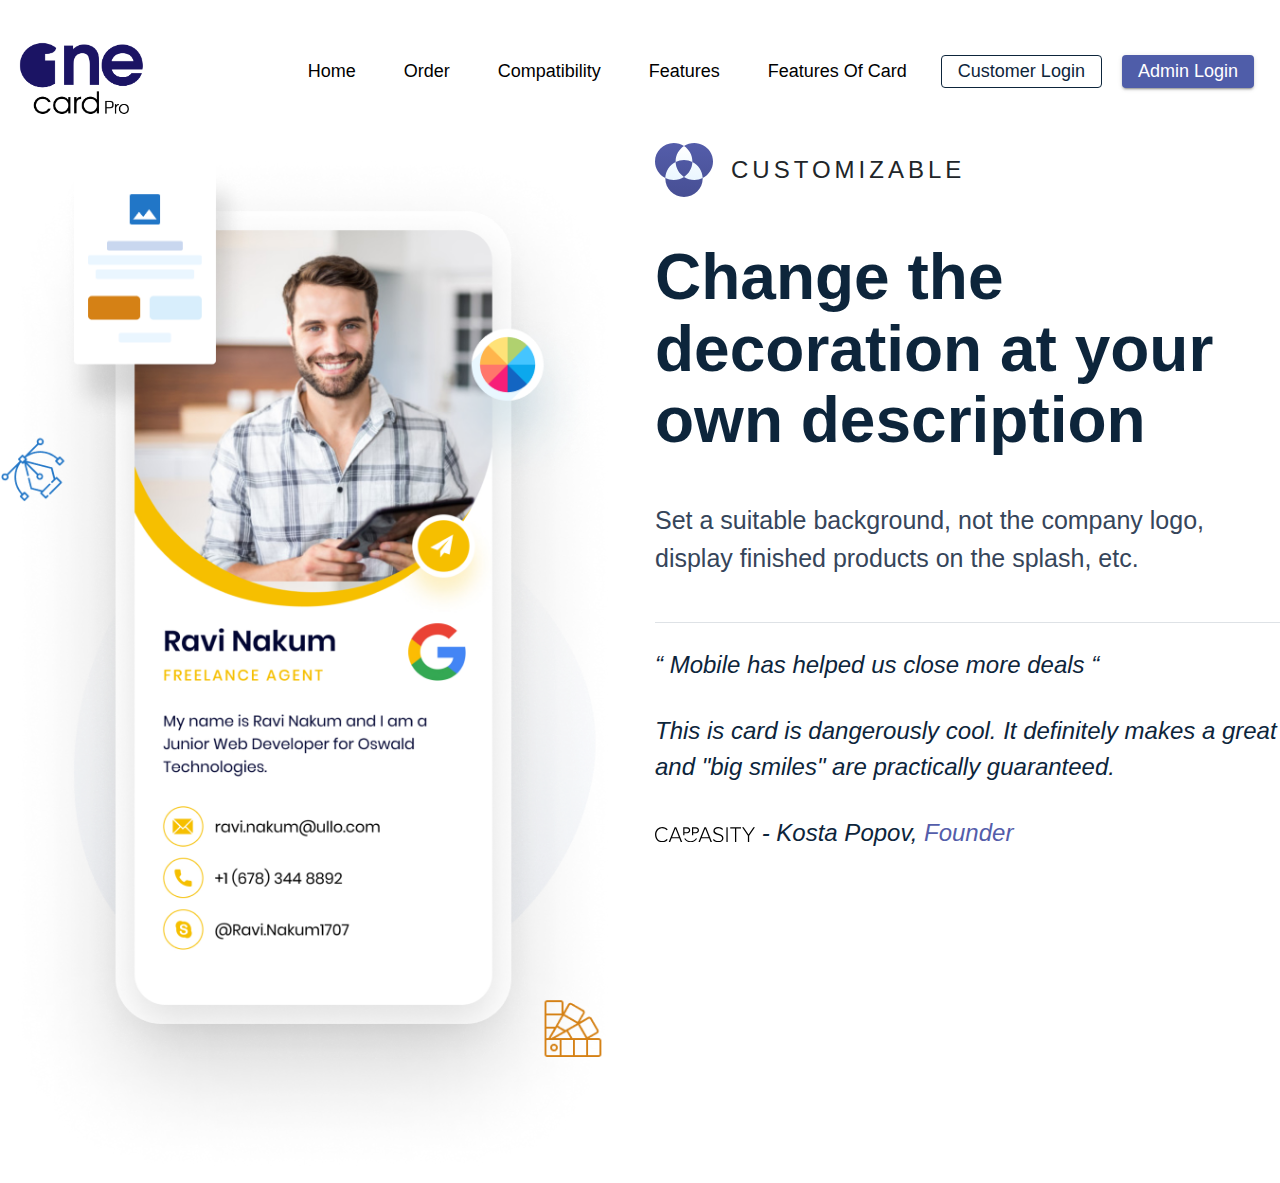
<file: compatibility.html>
<!DOCTYPE html>
<html lang="en">

<head>
    <meta charset="UTF-8">
    <meta http-equiv="X-UA-Compatible" content="IE=edge">
    <meta name="viewport" content="width=device-width, initial-scale=1.0">
    <title>compatibility</title>
    <link rel="stylesheet" href="https://maxcdn.bootstrapcdn.com/bootstrap/4.5.2/css/bootstrap.min.css">
    <link rel="stylesheet" href="https://pro.fontawesome.com/releases/v5.10.0/css/all.css">
    <link rel="stylesheet" href="css/wemet.css">
</head>

<body>
    <div class="main-body">
        <!--====================== navbar start =======================-->
        <nav class="navbar navbar-expand-lg navbar-light p-3">
            <div class="logo">
                <img src="image/logo.png" alt="logo" class="logo-main img-fluid mt-3">
            </div>
            <button class="navbar-toggler" type="button" data-toggle="collapse" data-target="#navbarSupportedContent" aria-controls="navbarSupportedContent" aria-expanded="false" aria-label="Toggle navigation">
                <span class="navbar-toggler-icon"></span>
            </button>
            <div class="collapse navbar-collapse" id="navbarSupportedContent">
                <ul class="navbar-nav ml-auto">
                    <li class="nav-item active">
                        <a class="nav-link" href="index.html">Home</a>
                        <!-- <a class="nav-link" href="#custom">Customizable</a> -->
                    </li>
                    <li class="nav-item">
                        <a class="nav-link" href="order.html">order</a>
                        <!-- <a class="nav-link" href="#bookmark">Bookmarks</a> -->
                    </li>
                    <li class="nav-item">
                        <a class="nav-link" href="compatibility.html">compatibility</a>
                        <!-- <a class="nav-link" href="#QR">QR Code</a>  -->
                    </li>
                    <li class="nav-item">
                        <a class="nav-link" href="features.html">features</a>
                        <!-- <a class="nav-link" href="#custom-feed">Feed</a>  -->
                    </li>
                    <li class="nav-item">
                        <a class="nav-link" href="features-of-card.html">features of card</a>
                        <!-- <a class="nav-link" href="#chat">chat</a> -->
                    </li>
                    <!-- <li class="nav-item">
                        <a class="nav-link" href="#email">email</a>
                    </li> -->
                    <!-- <li class="nav-item">
                        <a class="nav-link" href="#createCard">Create Card</a>
                    </li> -->
                </ul>
                <form class="form-inline my-2 my-lg-0">
                    <button class="login-btn">customer login</button>
                    <button class="join-btn login-btn">admin login</button>
                </form>
            </div>
        </nav>
        <!--====================== navbar end =======================-->
        <!--================= mian section strat ==========================-->
        <main>
            <section id="custom">
                <div class="row">
                    <div class="col-md-6">
                        <div class="custom-image">
                            <img src="image/image-2.webp" alt="side-image" class="img-fluid">
                        </div>
                    </div>
                    <div class="col-md-6">
                        <div class="Common__LandingUpTitleWrapper-sc-14nqxwt-14 eWATrx"><img src="image/3d.svg" alt="Customizable-icon">
                            <div>
                                <div>Customizable</div>
                            </div>
                        </div>
                        <h2 class="Common__LandTitle-sc-14nqxwt-10 fCoTHw">Change the <br> decoration at your <br> own description
                        </h2>
                        <div class="Common__LandSubtitle-sc-14nqxwt-9 dTYSYQ">Set a suitable background, not the company logo, display finished products on the splash, etc.</div>
                        <div class="border-top">
                            <p class="mt-4">“ Mobile has helped us close more deals “</p>
                            <p>This is card is dangerously cool. It definitely makes a great and "big smiles" are practically guaranteed.</p>
                            <p><svg class="defaultSponsorsIcon" viewBox="0 0 209 32" fill="none" xmlns="http://www.w3.org/2000/svg">
                                <path
                                    d="M0 15.9677C0 6.48619 6.80435 0 15.4374 0C20.2855 0 23.9216 2.17643 26.537 5.45185L24.3256 6.89562C22.4118 4.20202 19.0735 2.41347 15.4161 2.41347C8.25028 2.41347 2.72174 7.92997 2.72174 15.9677C2.72174 23.9192 8.25028 29.5219 15.4161 29.5219C19.0735 29.5219 22.4118 27.7118 24.3256 25.0397L26.5157 26.4189C23.8152 29.802 20.2642 31.9354 15.4161 31.9354C6.80435 31.9354 0 25.4492 0 15.9677Z"
                                    fill="black"></path>
                                <path
                                    d="M50.7778 23.7898H34.66L31.6405 31.375H28.6211L41.1028 0.51709H44.3349L56.7954 31.375H53.7972L50.7778 23.7898ZM35.5318 21.3763H49.906L42.6976 3.31844L35.5318 21.3763Z"
                                    fill="black"></path>
                                <path
                                    d="M58.9644 0.754395H67.1508C71.2547 0.754395 73.5512 3.59884 73.5512 6.982C73.5512 10.3652 71.1909 13.2096 67.1508 13.2096H61.4947V17.11H58.9644V0.754395ZM66.8532 3.03857H61.4947V10.9039H66.8532C69.2772 10.9039 70.9145 9.28773 70.9145 6.96046C70.9145 4.63318 69.2772 3.03857 66.8532 3.03857Z"
                                    fill="black"></path>
                                <path
                                    d="M77.2715 0.754395H85.4792C89.5831 0.754395 91.8796 3.59884 91.8796 6.982C91.8796 10.3652 89.5193 13.2096 85.4792 13.2096H79.8231V17.11H77.2927V0.754395H77.2715ZM85.1815 3.03857H79.8231V10.9039H85.1815C87.6056 10.9039 89.2429 9.28773 89.2429 6.96046C89.2429 4.63318 87.5843 3.03857 85.1815 3.03857Z"
                                    fill="black"></path>
                                <path
                                    d="M113.059 23.7898H96.9407L93.9213 31.375H90.9019L103.384 0.51709H106.637L119.076 31.375H116.057L113.059 23.7898ZM97.8125 21.3763H112.187L104.978 3.31844L97.8125 21.3763Z"
                                    fill="black"></path>
                                <path
                                    d="M122.776 25.0397C124.732 27.3455 127.943 29.5219 132.281 29.5219C138.532 29.5219 140.318 26.0094 140.318 23.3589C140.318 19.0061 136.257 17.7993 131.962 16.6572C127.156 15.3212 122.053 13.9205 122.053 8.23165C122.053 3.18923 126.518 0 132.047 0C136.618 0 139.999 1.61616 142.36 4.35286L140.616 6.29226C138.426 3.59865 135.321 2.41347 131.898 2.41347C127.837 2.41347 124.775 4.78384 124.775 8.10236C124.775 11.7657 128.559 12.8215 132.727 13.9421C137.66 15.3859 143.04 16.9589 143.04 23.2081C143.04 27.1946 140.446 31.9569 132.217 31.9569C127.199 31.9569 123.414 29.9098 121.075 27.0438L122.776 25.0397Z"
                                    fill="black"></path>
                                <path d="M149.313 0.51709H151.907V31.375H149.313V0.51709Z" fill="black"></path>
                                <path
                                    d="M167.26 2.90901H157.309V0.51709H179.869V2.93056H169.897V31.3966H167.239V2.90901H167.26Z"
                                    fill="black"></path>
                                <path
                                    d="M194.244 18.1871L182.145 0.51709H185.292L195.562 15.6875L205.832 0.51709H208.979L196.88 18.1871V31.375H194.222V18.1871H194.244Z"
                                    fill="black"></path>
                                <path
                                    d="M74.4231 32C69.0009 32 64.004 29.2418 61.0483 24.6303L63.0046 23.3374C65.535 27.2808 69.7877 29.6297 74.4231 29.6297C79.0586 29.6297 83.3113 27.2808 85.8417 23.3374L87.798 24.6303C84.8423 29.2418 79.8454 32 74.4231 32Z"
                                    fill="black"></path>
                                <defs>
                                    <clipPath id="clip0">
                                        <rect width="100px" height="32" fill="white"></rect>
                                    </clipPath>
                                </defs>
                            </svg> - Kosta Popov, <span class="founder"> Founder</span> </p>
                        </div>
                    </div>
                </div>
            </section>
        </main>
        <!--================= mian section end ==========================-->
        <script src="https://ajax.googleapis.com/ajax/libs/jquery/3.5.1/jquery.min.js"></script>
        <script src="https://cdnjs.cloudflare.com/ajax/libs/popper.js/1.16.0/umd/popper.min.js"></script>
        <script src="https://maxcdn.bootstrapcdn.com/bootstrap/4.5.2/js/bootstrap.min.js"></script>
</body>

</html>
</file>
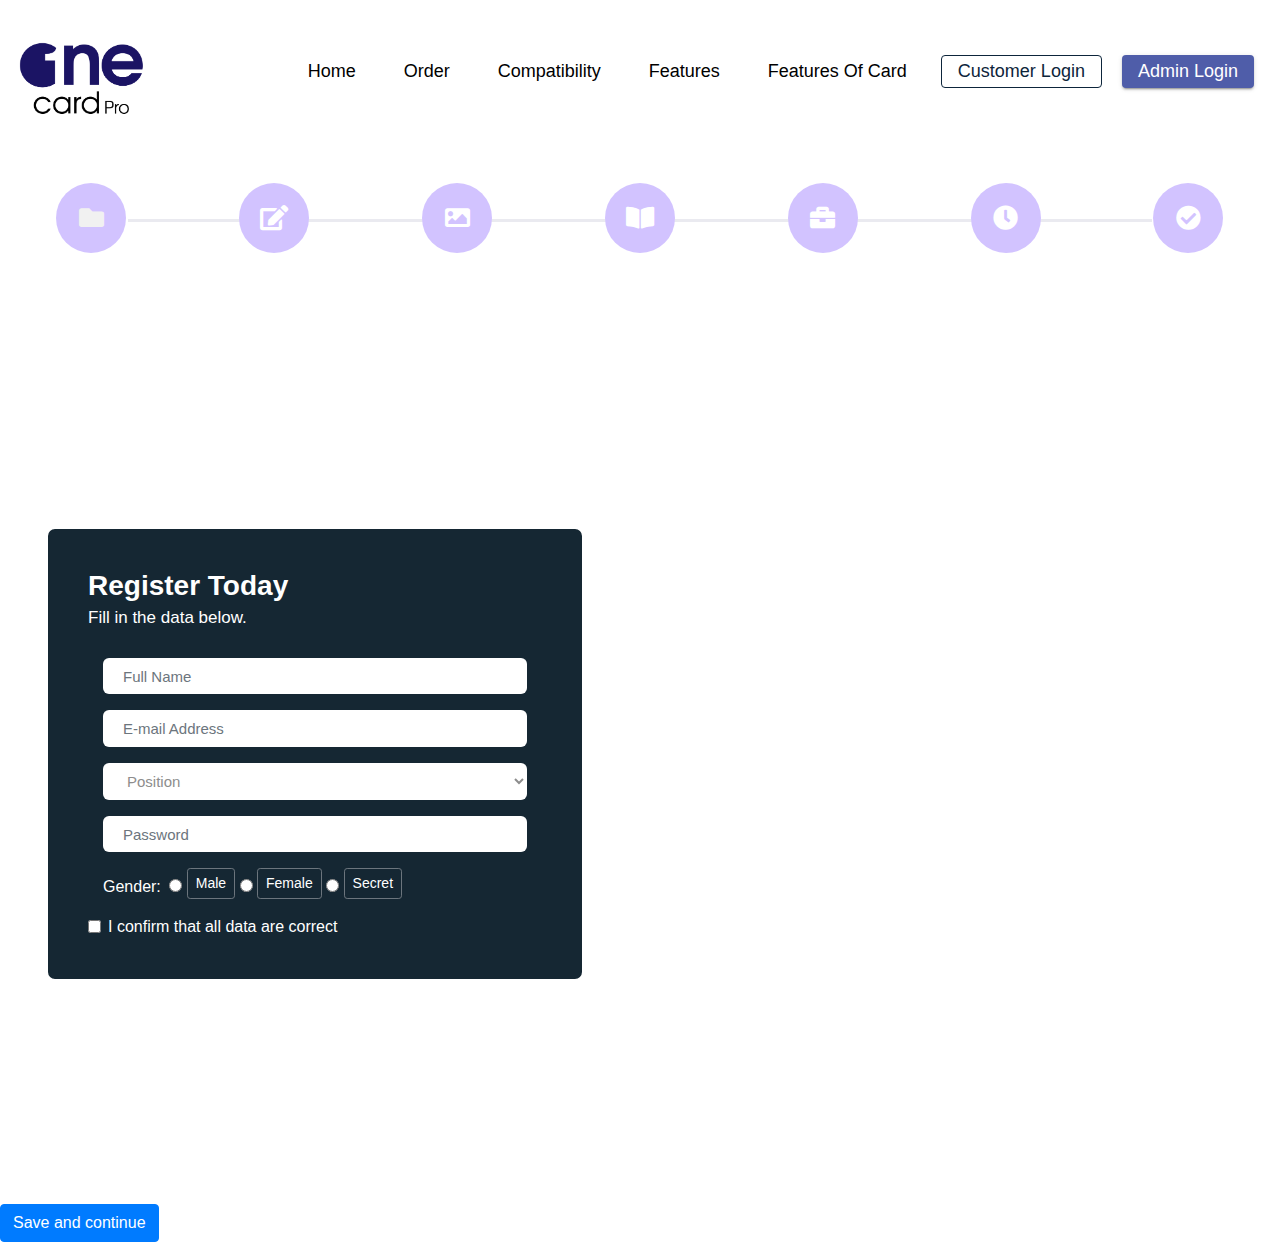
<file: features-of-card.html>
<!DOCTYPE html>
<html lang="en">

<head>
    <meta charset="UTF-8">
    <meta http-equiv="X-UA-Compatible" content="IE=edge">
    <meta name="viewport" content="width=device-width, initial-scale=1.0">
    <title>Features Of Card</title>
    <link rel="stylesheet" href="https://maxcdn.bootstrapcdn.com/bootstrap/4.5.2/css/bootstrap.min.css">
    <link rel="stylesheet" href="https://pro.fontawesome.com/releases/v5.10.0/css/all.css">
    <link rel="stylesheet" href="css/wemet.css">
</head>

<body>
    <div class="main-body">
        <!--====================== navbar start =======================-->
        <nav class="navbar navbar-expand-lg navbar-light p-3">
            <div class="logo">
                <img src="image/logo.png" alt="logo" class="logo-main img-fluid mt-3">
            </div>
            <button class="navbar-toggler" type="button" data-toggle="collapse" data-target="#navbarSupportedContent" aria-controls="navbarSupportedContent" aria-expanded="false" aria-label="Toggle navigation">
                <span class="navbar-toggler-icon"></span>
            </button>
            <div class="collapse navbar-collapse" id="navbarSupportedContent">
                <ul class="navbar-nav ml-auto">
                    <li class="nav-item active">
                        <a class="nav-link" href="index.html">Home</a>
                        <!-- <a class="nav-link" href="#custom">Customizable</a> -->
                    </li>
                    <li class="nav-item">
                        <a class="nav-link" href="order.html">order</a>
                        <!-- <a class="nav-link" href="#bookmark">Bookmarks</a> -->
                    </li>
                    <li class="nav-item">
                        <a class="nav-link" href="compatibility.html">compatibility</a>
                        <!-- <a class="nav-link" href="#QR">QR Code</a>  -->
                    </li>
                    <li class="nav-item">
                        <a class="nav-link" href="features.html">features</a>
                        <!-- <a class="nav-link" href="#custom-feed">Feed</a>  -->
                    </li>
                    <li class="nav-item">
                        <a class="nav-link" href="features-of-card.html">features of card</a>
                        <!-- <a class="nav-link" href="#chat">chat</a> -->
                    </li>
                    <!-- <li class="nav-item">
                        <a class="nav-link" href="#email">email</a>
                    </li> -->
                    <!-- <li class="nav-item">
                        <a class="nav-link" href="#createCard">Create Card</a>
                    </li> -->
                </ul>
                <form class="form-inline my-2 my-lg-0">
                    <button class="login-btn">customer login</button>
                    <button class="join-btn login-btn">admin login</button>
                </form>
            </div>
        </nav>
        <!--====================== navbar end =======================-->
        <!--================= mian section strat ==========================-->
        <main>
            <!-- create card section  -->
            <section id="createCard">
                <div class="wizard">
                    <div class="wizard-inner">
                        <div class="connecting-line"></div>
                        <ul class="nav nav-tabs" role="tablist">
                            <li role="presentation" class="active">
                                <a href="#step1" data-toggle="tab" aria-controls="step1" role="tab" title="Step 1">
                                    <span class="round-tab">
                                <!-- <i class="fas fa-edit    "></i> -->
                                <i class="fas fa-folder    "></i>
                            </span>
                                </a>
                            </li>
                            <li role="presentation" class="disabled">
                                <a href="#step2" data-toggle="tab" aria-controls="step2" role="tab" title="Step 2">
                                    <span class="round-tab">
                                <i class="fas fa-edit    "></i>
                            </span>
                                </a>
                            </li>
                            <li role="presentation" class="disabled">
                                <a href="#step3" data-toggle="tab" aria-controls="step3" role="tab" title="Step 3">
                                    <span class="round-tab">
                                <!-- <i class="glyphicon glyphicon-picture"></i> -->
                                <i class="fas fa-image    "></i>
                            </span>
                                </a>
                            </li>
                            <li role="presentation" class="disabled">
                                <a href="#step4" data-toggle="tab" aria-controls="step4" role="tab" title="Step 4">
                                    <span class="round-tab">
                                <!-- <i class="glyphicon glyphicon-picture"></i> -->
                                <i class="fas fa-book-open    "></i>
                            </span>
                                </a>
                            </li>
                            <li role="presentation" class="disabled">
                                <a href="#step5" data-toggle="tab" aria-controls="step5" role="tab" title="Step 5">
                                    <span class="round-tab">
                                <!-- <i class="glyphicon glyphicon-picture"></i> -->
                                <i class="fas fa-briefcase    "></i>
                            </span>
                                </a>
                            </li>
                            <li role="presentation" class="disabled">
                                <a href="#step6" data-toggle="tab" aria-controls="step6" role="tab" title="Step 6">
                                    <span class="round-tab">
                                 <!-- <i class="glyphicon glyphicon-picture"></i> -->
                                <i class="fas fa-clock    "></i>
                            </span>
                                </a>
                            </li>
                            <li role="presentation" class="disabled">
                                <a href="#complete" data-toggle="tab" aria-controls="complete" role="tab" title="Complete">
                                    <span class="round-tab">
                                <!-- <i class="glyphicon glyphicon-ok"></i> -->
                                <i class="fas fa-check-circle    "></i>
                            </span>
                                </a>
                            </li>
                        </ul>
                    </div>
                    <form role="form">
                        <div class="tab-content">
                            <div class="tab-pane active" role="tabpanel" id="step1">
                                <div class="step1-form">
                                    <div class="form-body">
                                        <div class="row">
                                            <div class="form-holder">
                                                <div class="form-content">
                                                    <div class="form-items">
                                                        <h3>Register Today</h3>
                                                        <p>Fill in the data below.</p>
                                                        <form class="requires-validation" novalidate>

                                                            <div class="col-md-12">
                                                                <input class="form-control" type="text" name="name" placeholder="Full Name" required>
                                                                <div class="valid-feedback">Username field is valid!</div>
                                                                <div class="invalid-feedback">Username field cannot be blank!</div>
                                                            </div>

                                                            <div class="col-md-12">
                                                                <input class="form-control" type="email" name="email" placeholder="E-mail Address" required>
                                                                <div class="valid-feedback">Email field is valid!</div>
                                                                <div class="invalid-feedback">Email field cannot be blank!</div>
                                                            </div>

                                                            <div class="col-md-12">
                                                                <select class="form-select mt-3" required>
                                                          <option selected disabled value="">Position</option>
                                                          <option value="jweb">Junior Web Developer</option>
                                                          <option value="sweb">Senior Web Developer</option>
                                                          <option value="pmanager">Project Manager</option>
                                                   </select>
                                                                <div class="valid-feedback">You selected a position!</div>
                                                                <div class="invalid-feedback">Please select a position!</div>
                                                            </div>


                                                            <div class="col-md-12">
                                                                <input class="form-control" type="password" name="password" placeholder="Password" required>
                                                                <div class="valid-feedback">Password field is valid!</div>
                                                                <div class="invalid-feedback">Password field cannot be blank!</div>
                                                            </div>


                                                            <div class="col-md-12 mt-3">
                                                                <label class="mb-3 mr-1" for="gender">Gender: </label>

                                                                <input type="radio" class="btn-check" name="gender" id="male" autocomplete="off" required>
                                                                <label class="btn btn-sm btn-outline-secondary" for="male">Male</label>

                                                                <input type="radio" class="btn-check" name="gender" id="female" autocomplete="off" required>
                                                                <label class="btn btn-sm btn-outline-secondary" for="female">Female</label>

                                                                <input type="radio" class="btn-check" name="gender" id="secret" autocomplete="off" required>
                                                                <label class="btn btn-sm btn-outline-secondary" for="secret">Secret</label>
                                                                <div class="valid-feedback mv-up">You selected a gender!</div>
                                                                <div class="invalid-feedback mv-up">Please select a gender!</div>
                                                            </div>

                                                            <div class="form-check">
                                                                <input class="form-check-input" type="checkbox" value="" id="invalidCheck" required>
                                                                <label class="form-check-label">I confirm that all data are correct</label>
                                                                <div class="invalid-feedback">Please confirm that the entered data are all correct!</div>
                                                            </div>


                                                            <!-- <div class="form-button mt-3">
                                                        <button id="submit" type="submit" class="btn btn-primary">Register</button>
                                                    </div> -->
                                                        </form>
                                                    </div>
                                                </div>
                                            </div>
                                        </div>
                                    </div>
                                </div>
                                <ul class="list-inline pull-right">
                                    <li><button type="button" class="btn btn-primary next-step">Save and continue</button></li>
                                </ul>
                            </div>
                            <div class="tab-pane" role="tabpanel" id="step2">
                                <h3>Step 2</h3>
                                <p>This is step 2</p>
                                <ul class="list-inline pull-right">
                                    <li><button type="button" class="btn btn-default prev-step">Previous</button></li>
                                    <li><button type="button" class="btn btn-primary next-step">Save and continue</button></li>
                                </ul>
                            </div>
                            <div class="tab-pane" role="tabpanel" id="step3">
                                <h3>Step 3</h3>
                                <p>This is step 3</p>
                                <ul class="list-inline pull-right">
                                    <li><button type="button" class="btn btn-default prev-step">Previous</button></li>
                                    <li><button type="button" class="btn btn-default next-step">Skip</button></li>
                                    <li><button type="button" class="btn btn-primary btn-info-full next-step">Save and continue</button></li>
                                </ul>
                            </div>
                            <div class="tab-pane" role="tabpanel" id="step4">
                                <h3>Step 4</h3>
                                <p>This is step 3</p>
                                <ul class="list-inline pull-right">
                                    <li><button type="button" class="btn btn-default prev-step">Previous</button></li>
                                    <li><button type="button" class="btn btn-default next-step">Skip</button></li>
                                    <li><button type="button" class="btn btn-primary btn-info-full next-step">Save and continue</button></li>
                                </ul>
                            </div>
                            <div class="tab-pane" role="tabpanel" id="step5">
                                <h3>Step 4</h3>
                                <p>This is step 3</p>
                                <ul class="list-inline pull-right">
                                    <li><button type="button" class="btn btn-default prev-step">Previous</button></li>
                                    <li><button type="button" class="btn btn-default next-step">Skip</button></li>
                                    <li><button type="button" class="btn btn-primary btn-info-full next-step">Save and continue</button></li>
                                </ul>
                            </div>
                            <div class="tab-pane" role="tabpanel" id="step6">
                                <h3>Step 4</h3>
                                <p>This is step 3</p>
                                <ul class="list-inline pull-right">
                                    <li><button type="button" class="btn btn-default prev-step">Previous</button></li>
                                    <li><button type="button" class="btn btn-default next-step">Skip</button></li>
                                    <li><button type="button" class="btn btn-primary btn-info-full next-step">Save and continue</button></li>
                                </ul>
                            </div>
                            <div class="tab-pane" role="tabpanel" id="complete">
                                <h3>Complete</h3>
                                <p>You have successfully completed all steps.</p>
                                <p><a href="https://bit.ly/3m9avif" target="_blank">Subscribe me on Youtube</a></p>
                            </div>
                            <div class="clearfix"></div>
                        </div>
                    </form>
                </div>
            </section>

        </main>
        <!--================= mian section end ==========================-->
        <script src="https://ajax.googleapis.com/ajax/libs/jquery/3.5.1/jquery.min.js"></script>
        <script src="https://cdnjs.cloudflare.com/ajax/libs/popper.js/1.16.0/umd/popper.min.js"></script>
        <script src="https://maxcdn.bootstrapcdn.com/bootstrap/4.5.2/js/bootstrap.min.js"></script>
</body>

</html>
</file>
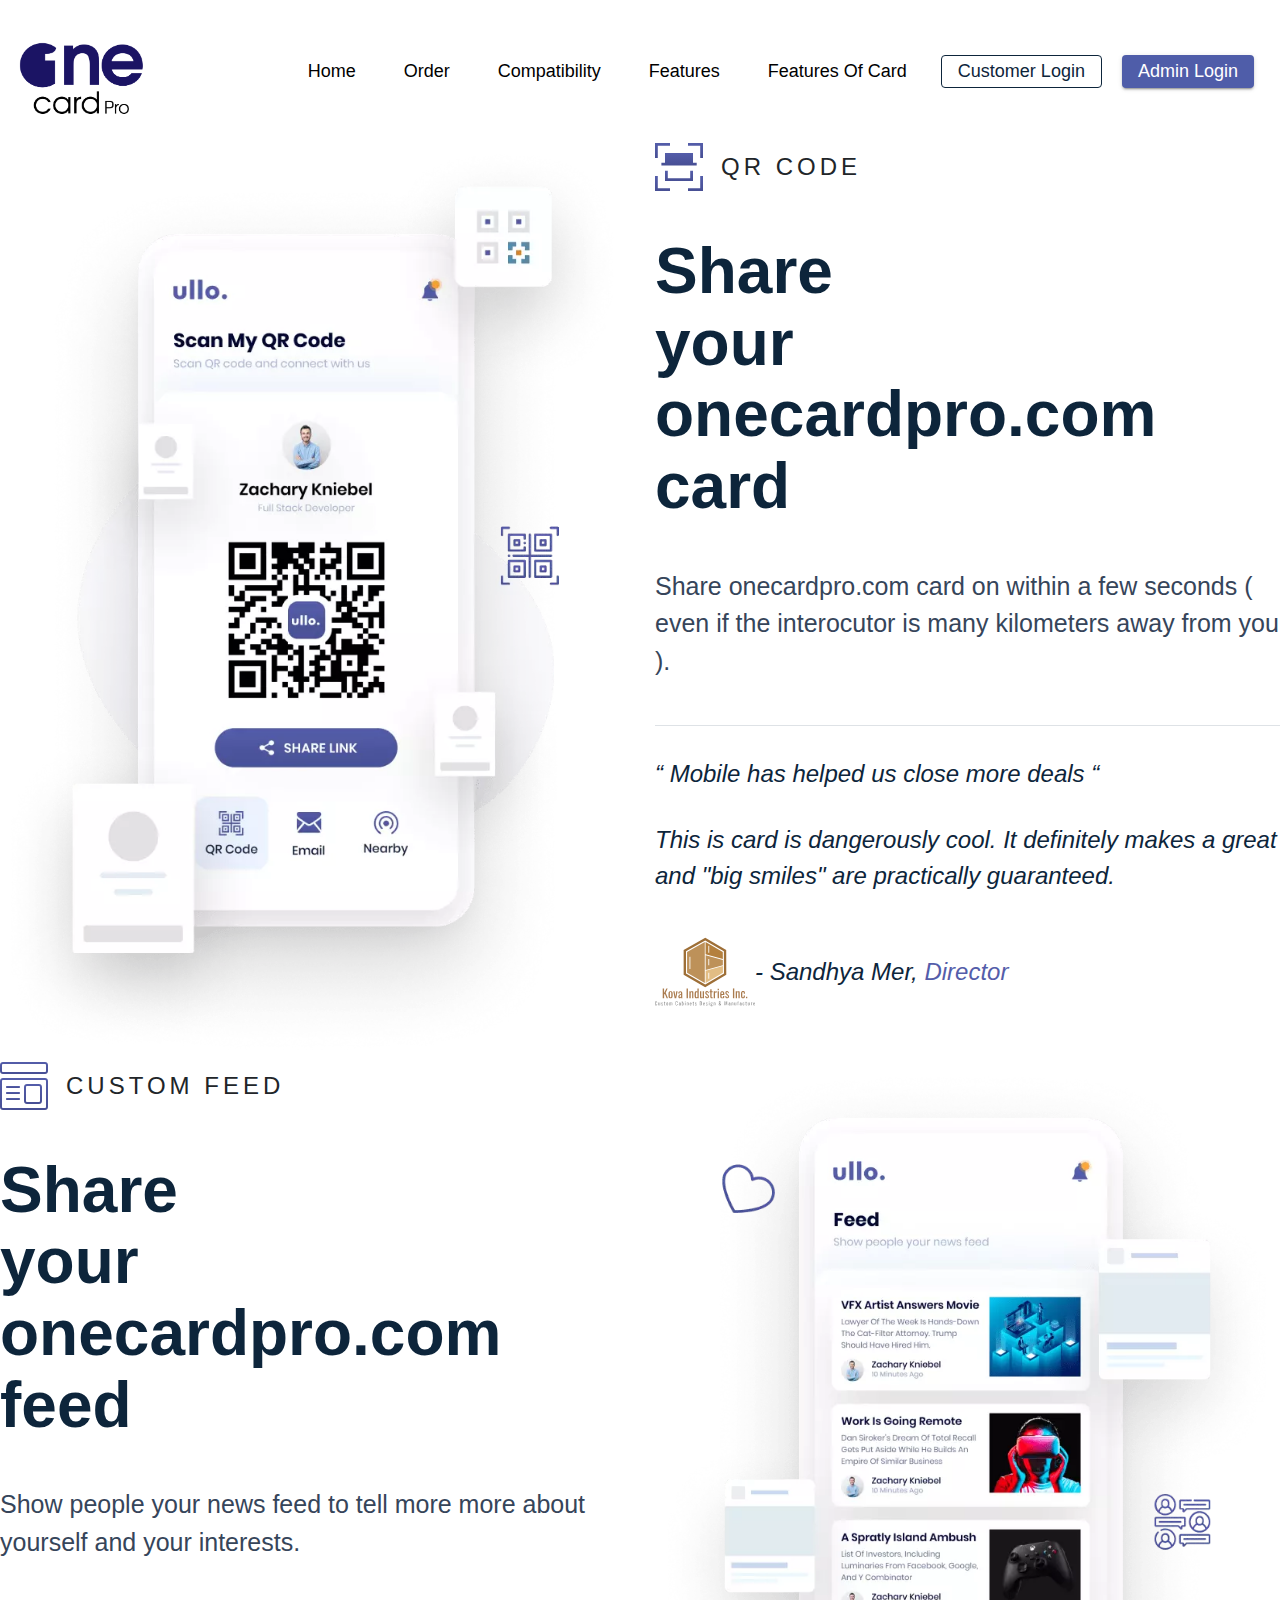
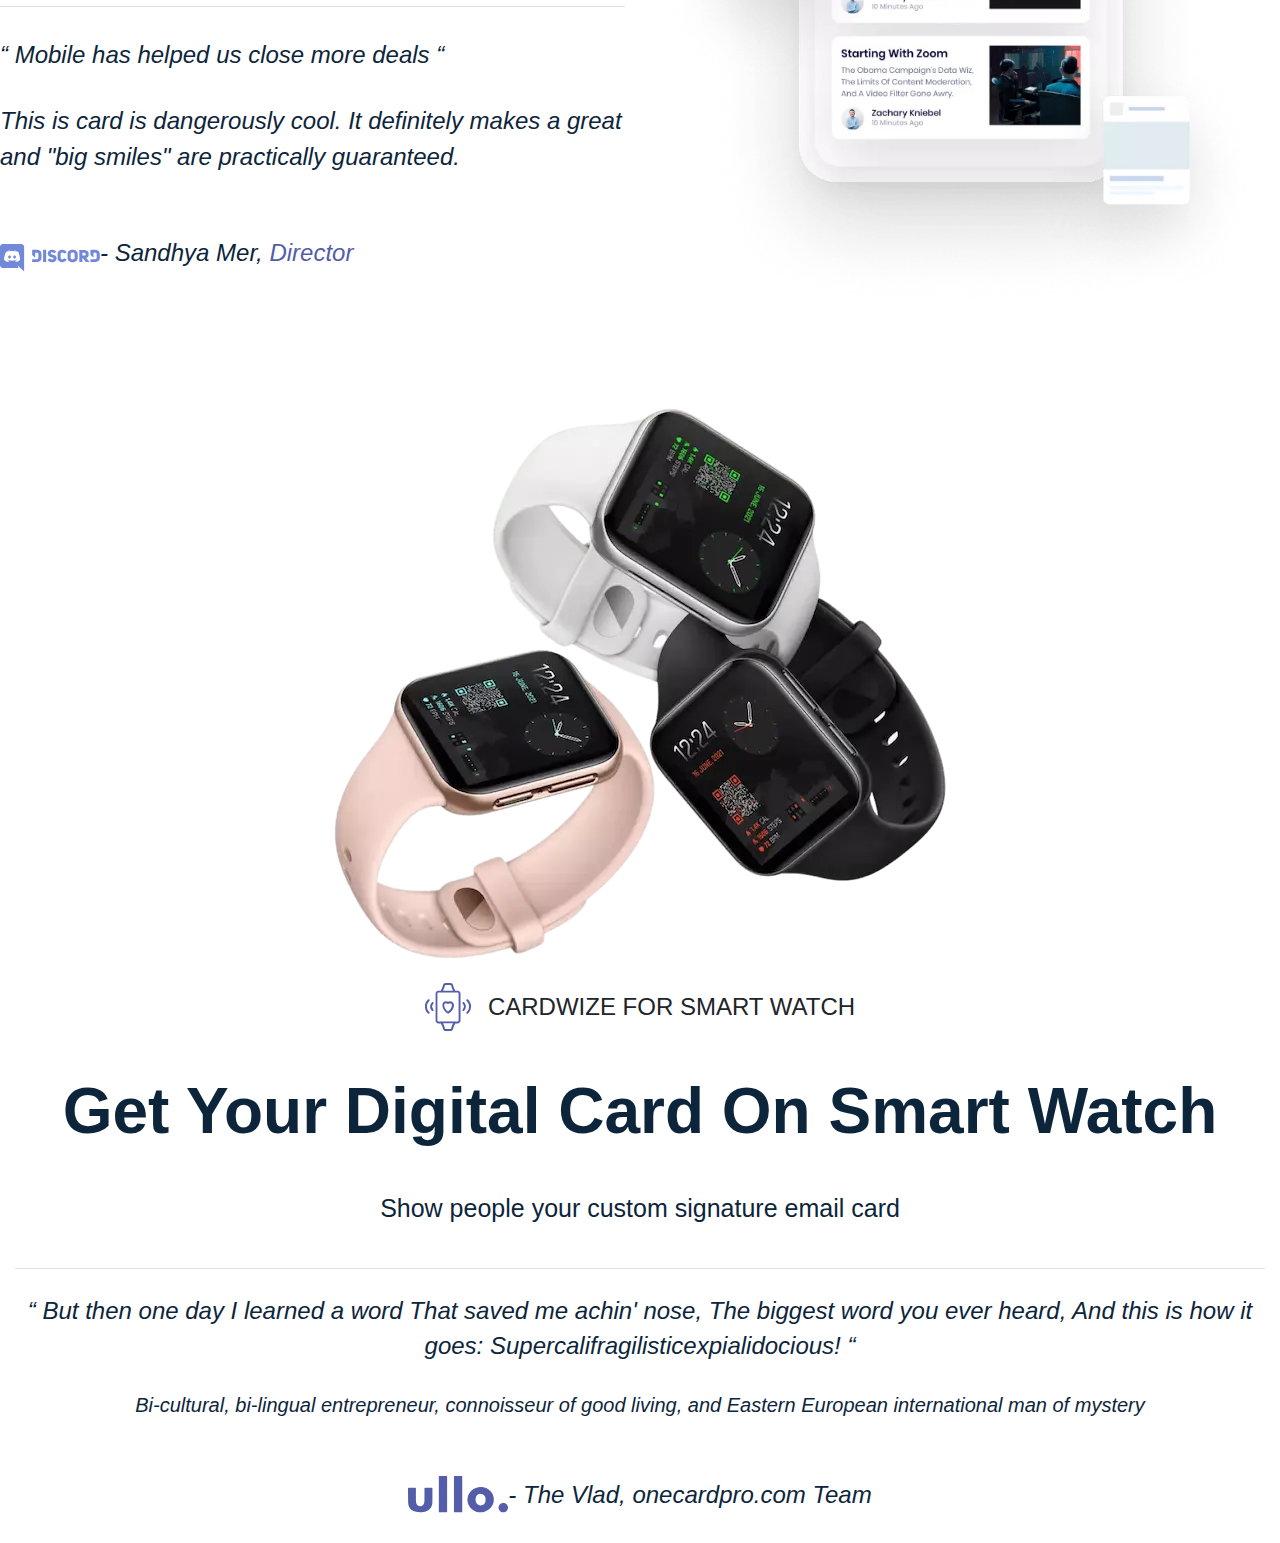
<file: features.html>
<!DOCTYPE html>
<html lang="en">

<head>
    <meta charset="UTF-8">
    <meta http-equiv="X-UA-Compatible" content="IE=edge">
    <meta name="viewport" content="width=device-width, initial-scale=1.0">
    <title>features</title>
    <link rel="stylesheet" href="https://maxcdn.bootstrapcdn.com/bootstrap/4.5.2/css/bootstrap.min.css">
    <link rel="stylesheet" href="https://pro.fontawesome.com/releases/v5.10.0/css/all.css">
    <link rel="stylesheet" href="css/wemet.css">
</head>

<body>
    <div class="main-body">
        <!--====================== navbar start =======================-->
        <nav class="navbar navbar-expand-lg navbar-light p-3">
            <div class="logo">
                <img src="image/logo.png" alt="logo" class="logo-main img-fluid mt-3">
            </div>
            <button class="navbar-toggler" type="button" data-toggle="collapse" data-target="#navbarSupportedContent" aria-controls="navbarSupportedContent" aria-expanded="false" aria-label="Toggle navigation">
                <span class="navbar-toggler-icon"></span>
            </button>
            <div class="collapse navbar-collapse" id="navbarSupportedContent">
                <ul class="navbar-nav ml-auto">
                    <li class="nav-item active">
                        <a class="nav-link" href="index.html">Home</a>
                        <!-- <a class="nav-link" href="#custom">Customizable</a> -->
                    </li>
                    <li class="nav-item">
                        <a class="nav-link" href="order.html">order</a>
                        <!-- <a class="nav-link" href="#bookmark">Bookmarks</a> -->
                    </li>
                    <li class="nav-item">
                        <a class="nav-link" href="compatibility.html">compatibility</a>
                        <!-- <a class="nav-link" href="#QR">QR Code</a>  -->
                    </li>
                    <li class="nav-item">
                        <a class="nav-link" href="features.html">features</a>
                        <!-- <a class="nav-link" href="#custom-feed">Feed</a>  -->
                    </li>
                    <li class="nav-item">
                        <a class="nav-link" href="features-of-card.html">features of card</a>
                        <!-- <a class="nav-link" href="#chat">chat</a> -->
                    </li>
                    <!-- <li class="nav-item">
                        <a class="nav-link" href="#email">email</a>
                    </li> -->
                    <!-- <li class="nav-item">
                        <a class="nav-link" href="#createCard">Create Card</a>
                    </li> -->
                </ul>
                <form class="form-inline my-2 my-lg-0">
                    <button class="login-btn">customer login</button>
                    <button class="join-btn login-btn">admin login</button>
                </form>
            </div>
        </nav>
        <!--====================== navbar end =======================-->
        <!--================= mian section strat ==========================-->
        <main>
            <!-- qr section------ -->
            <section id="QR">
                <div class="row">
                    <div class="col-md-6">
                        <div class="book-mark-image">
                            <img src="image/qr-image.webp" alt="side-image" class="img-fluid">
                        </div>
                    </div>
                    <div class="col-md-6">
                        <div class="Common__LandTextWrapper-sc-14nqxwt-8 hPdbMH">
                            <div class="Common__LandingUpTitleWrapper-sc-14nqxwt-14 eWATrx"><img src="image/bar cose.svg" alt="Bookmarks-icon" class="img-fluid">
                                <div>
                                    <div>QR CODE</div>
                                </div>
                            </div>
                            <h2 class="Common__LandTitle-sc-14nqxwt-10 fCoTHw">Share <br> your onecardpro.com card </h2>
                            <div class="Common__LandSubtitle-sc-14nqxwt-9 dTYSYQ">Share onecardpro.com card on within a few seconds ( even if the interocutor is many kilometers away from you ).</div>
                            <div id="cicuro_logo_id" class="Common__LandingDownSubtitleWrapper-sc-14nqxwt-15 eDLtWZ">
                                <div class="border-top">
                                    <div class="Common__QuoteTitle-sc-14nqxwt-16 bnhMkk mt-4">
                                        <p>“ Mobile has helped us close more deals “</p>
                                    </div>
                                    <div class="Common__QuoteSubtitle-sc-14nqxwt-17 caAWRp">
                                        <p>This is card is dangerously cool. It definitely makes a great and "big smiles" are practically guaranteed.</p>
                                    </div>
                                    <div class="Common__AuthorBlock-sc-14nqxwt-18 jZzLhg">
                                        <div class="d-flex Common__AuthorBlock-sc-14nqxwt-18 liqCzl">
                                            <div class="defaultSponsorsIconWrapper"><svg class="defaultSponsorsIcon" width="140" height="96" viewBox="0 0 140 96" fill="none" xmlns="http://www.w3.org/2000/svg">
                                                        <path
                                                            d="M94.8998 19.8999L70.7998 5.8999V23.1999L94.9998 29.8999L94.8998 19.8999ZM75.8998 21.1999H74.6998V11.3999H75.8998V21.1999Z"
                                                            fill="#B4803E"></path>
                                                        <path
                                                            d="M44.8994 49.0999L69.6994 63.3999V5.8999L44.8994 19.8999V49.0999ZM48.2994 26.4999H49.4994V43.6999H48.2994V26.4999Z"
                                                            fill="#BD9159"></path>
                                                        <path
                                                            d="M94.9994 31.0999L70.8994 24.3999V45.1999L94.9994 38.4999V31.0999ZM75.8994 38.6999H74.6994V29.8999H75.8994V38.6999Z"
                                                            fill="#BD9159"></path>
                                                        <path
                                                            d="M70.8994 46.4002V63.3002L95.0994 49.1002V39.7002L70.8994 46.4002ZM75.8994 57.6002H74.6994V48.9002H75.8994V57.6002Z"
                                                            fill="#E2BD84"></path>
                                                        <path
                                                            d="M99.6996 17.1L70.3996 0L40.0996 17.1V51.9L70.2996 69.3L99.7996 51.9L99.6996 17.1ZM70.2996 65.4L43.3996 50V19.1L70.2996 3.8L96.3996 19L96.5996 50L70.2996 65.4Z"
                                                            fill="#9E6F37"></path>
                                                        <path
                                                            d="M10.7998 84.7V71H12.6998V77.5L15.8998 71H17.6998L14.9998 77.1L18.1998 84.8H16.2998L13.6998 78.4L12.7998 80V84.9H10.7998V84.7Z"
                                                            fill="#AA7B4E"></path>
                                                        <path
                                                            d="M21.7994 84.8998C21.0994 84.8998 20.4994 84.7998 20.0994 84.4998C19.6994 84.1998 19.3994 83.7998 19.1994 83.1998C18.9994 82.6998 18.8994 81.9998 18.8994 81.2998V78.3998C18.8994 77.6998 18.9994 76.9998 19.1994 76.4998C19.3994 75.9998 19.6994 75.4998 20.0994 75.1998C20.4994 74.8998 21.0994 74.7998 21.7994 74.7998C22.4994 74.7998 23.0994 74.8998 23.4994 75.1998C23.8994 75.4998 24.1994 75.8998 24.3994 76.4998C24.5994 76.9998 24.6994 77.6998 24.6994 78.3998V81.2998C24.6994 81.9998 24.5994 82.6998 24.3994 83.1998C24.1994 83.6998 23.8994 84.1998 23.4994 84.4998C22.9994 84.6998 22.4994 84.8998 21.7994 84.8998ZM21.7994 83.4998C22.1994 83.4998 22.3994 83.3998 22.4994 83.1998C22.5994 82.9998 22.6994 82.6998 22.7994 82.3998C22.7994 82.0998 22.7994 81.6998 22.7994 81.3998V78.2998C22.7994 77.8998 22.7994 77.5998 22.7994 77.1998C22.7994 76.8998 22.6994 76.5998 22.4994 76.3998C22.3994 76.1998 22.0994 76.0998 21.7994 76.0998C21.4994 76.0998 21.1994 76.1998 21.0994 76.3998C20.9994 76.5998 20.8994 76.8998 20.7994 77.1998C20.7994 77.4998 20.7994 77.8998 20.7994 78.2998V81.3998C20.7994 81.7998 20.7994 82.0998 20.7994 82.3998C20.7994 82.6998 20.8994 82.9998 21.0994 83.1998C21.1994 83.3998 21.3994 83.4998 21.7994 83.4998Z"
                                                            fill="#AA7B4E"></path>
                                                        <path
                                                            d="M27.4996 84.6999L25.5996 74.8999H27.3996L28.5996 82.7999L29.7996 74.8999H31.5996L29.6996 84.6999H27.4996Z"
                                                            fill="#AA7B4E"></path>
                                                        <path
                                                            d="M34.5996 84.8998C34.1996 84.8998 33.8996 84.7998 33.5996 84.5998C33.2996 84.3998 33.0996 84.0998 32.8996 83.7998C32.6996 83.4998 32.5996 83.0998 32.5996 82.6998C32.5996 82.0998 32.6996 81.5998 32.8996 81.1998C33.0996 80.7998 33.3996 80.3998 33.6996 80.0998C34.0996 79.7998 34.4996 79.5998 34.8996 79.2998C35.3996 79.0998 35.8996 78.8998 36.3996 78.6998V77.9998C36.3996 77.5998 36.3996 77.2998 36.2996 76.9998C36.1996 76.6998 36.1996 76.4998 35.9996 76.3998C35.8996 76.2998 35.5996 76.1998 35.3996 76.1998C35.1996 76.1998 34.9996 76.2998 34.7996 76.3998C34.5996 76.4998 34.4996 76.6998 34.4996 76.8998C34.3996 77.0998 34.3996 77.3998 34.3996 77.5998V77.9998H32.5996C32.5996 76.8998 32.8996 76.0998 33.2996 75.5998C33.7996 75.0998 34.4996 74.7998 35.4996 74.7998C36.4996 74.7998 37.1996 75.0998 37.5996 75.5998C37.9996 76.0998 38.1996 76.8998 38.1996 77.8998V82.3998C38.1996 82.6998 38.1996 82.9998 38.1996 83.2998C38.1996 83.5998 38.1996 83.7998 38.2996 84.0998C38.2996 84.2998 38.3996 84.5998 38.3996 84.7998H36.6996C36.6996 84.5998 36.5996 84.3998 36.5996 84.0998C36.4996 83.7998 36.4996 83.5998 36.4996 83.2998C36.3996 83.6998 36.1996 83.9998 35.7996 84.3998C35.3996 84.7998 35.0996 84.8998 34.5996 84.8998ZM35.2996 83.2998C35.4996 83.2998 35.6996 83.1998 35.7996 83.0998C35.9996 82.9998 36.0996 82.8998 36.1996 82.7998C36.2996 82.6998 36.3996 82.5998 36.4996 82.4998V79.6998C36.1996 79.8998 35.9996 79.9998 35.6996 80.1998C35.4996 80.3998 35.1996 80.4998 34.9996 80.6998C34.7996 80.8998 34.6996 81.0998 34.5996 81.2998C34.4996 81.4998 34.3996 81.7998 34.3996 82.0998C34.3996 82.4998 34.4996 82.7998 34.5996 82.9998C34.7996 83.1998 34.9996 83.2998 35.2996 83.2998Z"
                                                            fill="#AA7B4E"></path>
                                                        <path d="M44.2002 84.7V71H46.1002V84.7H44.2002Z" fill="#AA7B4E"></path>
                                                        <path
                                                            d="M48.0996 84.6998V74.8998H49.8996V75.8998C50.1996 75.5998 50.5996 75.2998 50.9996 75.0998C51.3996 74.8998 51.7996 74.7998 52.2996 74.7998C52.6996 74.7998 52.9996 74.8998 53.1996 75.0998C53.3996 75.2998 53.5996 75.5998 53.5996 75.8998C53.6996 76.1998 53.6996 76.4998 53.6996 76.7998V84.6998H51.9996V77.2998C51.9996 76.8998 51.8996 76.6998 51.7996 76.4998C51.6996 76.2998 51.4996 76.1998 51.1996 76.1998C50.9996 76.1998 50.7996 76.2998 50.5996 76.3998C50.3996 76.4998 50.1996 76.6998 49.9996 76.7998V84.6998H48.0996Z"
                                                            fill="#AA7B4E"></path>
                                                        <path
                                                            d="M57.7994 84.9C56.9994 84.9 56.3994 84.6 55.9994 84C55.5994 83.4 55.3994 82.4 55.3994 80.9V79C55.3994 78.3 55.4994 77.6 55.5994 76.9C55.6994 76.3 55.9994 75.7 56.2994 75.4C56.5994 75 57.1994 74.8 57.7994 74.8C58.0994 74.8 58.3994 74.9 58.6994 75C58.9994 75.1 59.1994 75.3 59.3994 75.5V71H61.1994V84.7H59.3994V84.1C59.1994 84.3 58.9994 84.5 58.6994 84.7C58.4994 84.8 58.1994 84.9 57.7994 84.9ZM58.2994 83.5C58.4994 83.5 58.6994 83.5 58.7994 83.4C58.9994 83.3 59.1994 83.2 59.3994 83.1V76.7C59.1994 76.6 59.0994 76.5 58.8994 76.4C58.6994 76.3 58.4994 76.3 58.2994 76.3C57.8994 76.3 57.5994 76.5 57.4994 76.9C57.3994 77.3 57.2994 77.8 57.2994 78.4V81C57.2994 81.5 57.2994 81.9 57.3994 82.2C57.4994 82.6 57.5994 82.9 57.6994 83.1C57.7994 83.4 57.9994 83.5 58.2994 83.5Z"
                                                            fill="#AA7B4E"></path>
                                                        <path
                                                            d="M64.5 84.9C64.1 84.9 63.8 84.8 63.6 84.6C63.4 84.4 63.2 84.1 63.2 83.8C63 83.5 63 83.2 63 82.9V75H64.8V82.4C64.8 82.8 64.9 83 65 83.2C65.1 83.4 65.3 83.5 65.6 83.5C65.8 83.5 66 83.4 66.2 83.3C66.4 83.2 66.6 83 66.8 82.9V75H68.6V84.8H66.8V83.8C66.5 84.1 66.1 84.4 65.7 84.6C65.4 84.8 65 84.9 64.5 84.9Z"
                                                            fill="#AA7B4E"></path>
                                                        <path
                                                            d="M72.7996 84.9002C71.9996 84.9002 71.3996 84.6002 70.8996 84.1002C70.3996 83.6002 70.0996 82.9002 70.0996 82.1002L71.5996 81.6002C71.6996 82.2002 71.7996 82.7002 72.0996 83.0002C72.2996 83.3002 72.5996 83.5002 73.0996 83.5002C73.3996 83.5002 73.6996 83.4002 73.7996 83.2002C73.9996 83.0002 74.0996 82.8002 74.0996 82.4002C74.0996 82.1002 73.9996 81.9002 73.8996 81.6002C73.7996 81.4002 73.5996 81.1002 73.2996 80.9002L71.5996 79.5002C71.2996 79.2002 70.9996 78.9002 70.6996 78.5002C70.4996 78.1002 70.3996 77.7002 70.3996 77.1002C70.3996 76.6002 70.4996 76.1002 70.6996 75.8002C70.8996 75.4002 71.1996 75.2002 71.5996 75.0002C71.9996 74.8002 72.3996 74.7002 72.8996 74.7002C73.6996 74.7002 74.2996 75.0002 74.6996 75.5002C75.0996 76.0002 75.2996 76.6002 75.3996 77.3002L74.1996 77.8002C74.1996 77.5002 74.0996 77.2002 73.9996 76.9002C73.8996 76.6002 73.7996 76.4002 73.5996 76.3002C73.3996 76.2002 73.1996 76.1002 72.9996 76.1002C72.6996 76.1002 72.4996 76.2002 72.2996 76.4002C72.0996 76.6002 71.9996 76.8002 71.9996 77.1002C71.9996 77.3002 71.9996 77.4002 72.0996 77.6002C72.1996 77.8002 72.2996 77.9002 72.4996 78.1002L74.1996 79.7002C74.3996 79.9002 74.6996 80.1002 74.8996 80.4002C75.0996 80.6002 75.2996 80.9002 75.3996 81.2002C75.4996 81.5002 75.5996 81.9002 75.5996 82.3002C75.5996 82.9002 75.4996 83.3002 75.2996 83.7002C75.0996 84.1002 74.7996 84.4002 74.2996 84.5002C73.7996 84.8002 73.3996 84.9002 72.7996 84.9002Z"
                                                            fill="#AA7B4E"></path>
                                                        <path
                                                            d="M79.4994 84.9001C78.9994 84.9001 78.5994 84.8001 78.2994 84.6001C77.9994 84.4001 77.7994 84.1001 77.5994 83.8001C77.4994 83.4001 77.3994 83.0001 77.3994 82.6001V76.2001H76.3994V75.0001H77.3994V72.1001H79.1994V75.0001H80.7994V76.2001H79.1994V82.5001C79.1994 82.9001 79.2994 83.2001 79.3994 83.3001C79.4994 83.5001 79.7994 83.5001 80.0994 83.5001C80.1994 83.5001 80.2994 83.5001 80.3994 83.5001C80.4994 83.5001 80.5994 83.5001 80.6994 83.5001V84.8001C80.4994 84.8001 80.2994 84.9001 80.0994 84.9001C79.8994 84.9001 79.6994 84.9001 79.4994 84.9001Z"
                                                            fill="#AA7B4E"></path>
                                                        <path
                                                            d="M82.2002 84.6998V74.8998H84.0002V76.2998C84.4002 75.6998 84.7002 75.2998 85.1002 75.0998C85.5002 74.8998 85.8002 74.7998 86.2002 74.7998H86.3002C86.3002 74.7998 86.4002 74.7998 86.5002 74.7998V76.7998C86.4002 76.6998 86.2002 76.6998 86.0002 76.6998C85.8002 76.6998 85.6002 76.5998 85.5002 76.5998C85.2002 76.5998 85.0002 76.6998 84.7002 76.7998C84.5002 76.8998 84.2002 77.1998 84.0002 77.5998V84.7998H82.2002V84.6998Z"
                                                            fill="#AA7B4E"></path>
                                                        <path
                                                            d="M87.7002 73.5001V71.6001H89.5002V73.5001H87.7002ZM87.7002 84.7001V74.9001H89.5002V84.7001H87.7002Z"
                                                            fill="#AA7B4E"></path>
                                                        <path
                                                            d="M94.1998 84.9C93.3998 84.9 92.7998 84.7 92.3998 84.5C91.9998 84.2 91.6998 83.8 91.4998 83.2C91.2998 82.6 91.2998 81.9 91.2998 81.1V78.9C91.2998 78 91.3998 77.3 91.5998 76.7C91.7998 76.1 92.0998 75.7 92.4998 75.4C92.8998 75.1 93.4998 75 94.2998 75C95.0998 75 95.6998 75.2 96.0998 75.5C96.4998 75.8 96.6998 76.3 96.8998 77C96.9998 77.6 97.0998 78.4 97.0998 79.3V80.1H93.1998V82.1C93.1998 82.5 93.1998 82.8 93.2998 83.1C93.3998 83.3 93.4998 83.5 93.6998 83.7C93.8998 83.9 94.0998 83.9 94.2998 83.9C94.5998 83.9 94.7998 83.8 94.8998 83.7C94.9998 83.6 95.0998 83.4 95.1998 83.1C95.2998 82.9 95.2998 82.6 95.2998 82.2V81.6H97.0998V82C97.0998 83 96.8998 83.8 96.4998 84.3C95.8998 84.6 95.1998 84.9 94.1998 84.9ZM93.0998 78.9H95.1998V78C95.1998 77.6 95.1998 77.3 95.0998 77C95.0998 76.7 94.9998 76.5 94.7998 76.4C94.6998 76.3 94.3998 76.2 94.0998 76.2C93.7998 76.2 93.5998 76.3 93.3998 76.4C93.1998 76.5 93.0998 76.8 93.0998 77.1C92.9998 77.4 92.9998 77.9 92.9998 78.4V78.9H93.0998Z"
                                                            fill="#AA7B4E"></path>
                                                        <path
                                                            d="M100.9 84.9002C100.1 84.9002 99.5002 84.6002 99.0002 84.1002C98.5002 83.6002 98.2002 82.9002 98.2002 82.1002L99.7002 81.6002C99.8002 82.2002 99.9002 82.7002 100.2 83.0002C100.4 83.3002 100.7 83.5002 101.2 83.5002C101.5 83.5002 101.8 83.4002 101.9 83.2002C102.1 83.0002 102.2 82.8002 102.2 82.4002C102.2 82.1002 102.1 81.9002 102 81.6002C101.9 81.4002 101.7 81.1002 101.4 80.9002L99.7002 79.5002C99.4002 79.2002 99.1002 78.9002 98.8002 78.5002C98.6002 78.1002 98.5002 77.7002 98.5002 77.1002C98.5002 76.6002 98.6002 76.1002 98.8002 75.8002C99.0002 75.4002 99.3002 75.2002 99.7002 75.0002C100.1 74.8002 100.5 74.7002 101 74.7002C101.8 74.7002 102.4 75.0002 102.8 75.5002C103.2 76.0002 103.4 76.6002 103.5 77.3002L102.3 77.8002C102.3 77.5002 102.2 77.2002 102.1 76.9002C102 76.6002 101.9 76.4002 101.7 76.3002C101.5 76.2002 101.3 76.1002 101.1 76.1002C100.8 76.1002 100.6 76.2002 100.4 76.4002C100.2 76.6002 100.1 76.8002 100.1 77.1002C100.1 77.3002 100.1 77.4002 100.2 77.6002C100.3 77.8002 100.4 77.9002 100.6 78.1002L102.3 79.7002C102.5 79.9002 102.8 80.1002 103 80.4002C103.2 80.6002 103.4 80.9002 103.5 81.2002C103.6 81.5002 103.7 81.9002 103.7 82.3002C103.7 82.9002 103.6 83.3002 103.4 83.7002C103.2 84.1002 102.9 84.4002 102.4 84.5002C101.9 84.8002 101.4 84.9002 100.9 84.9002Z"
                                                            fill="#AA7B4E"></path>
                                                        <path d="M109.1 84.7V71H111V84.7H109.1Z" fill="#AA7B4E"></path>
                                                        <path
                                                            d="M113 84.6998V74.8998H114.8V75.8998C115.1 75.5998 115.5 75.2998 115.9 75.0998C116.3 74.8998 116.7 74.7998 117.2 74.7998C117.6 74.7998 117.9 74.8998 118.1 75.0998C118.3 75.2998 118.5 75.5998 118.5 75.8998C118.6 76.1998 118.6 76.4998 118.6 76.7998V84.6998H116.8V77.2998C116.8 76.8998 116.7 76.6998 116.6 76.4998C116.5 76.2998 116.3 76.1998 116 76.1998C115.8 76.1998 115.6 76.2998 115.4 76.3998C115.2 76.4998 115 76.6998 114.8 76.7998V84.6998H113Z"
                                                            fill="#AA7B4E"></path>
                                                        <path
                                                            d="M123.199 84.9002C122.399 84.9002 121.799 84.7002 121.399 84.4002C120.999 84.1002 120.699 83.6002 120.599 83.0002C120.499 82.4002 120.399 81.7002 120.399 80.9002V78.6002C120.399 77.8002 120.499 77.1002 120.599 76.5002C120.699 75.9002 120.999 75.5002 121.399 75.2002C121.799 74.9002 122.399 74.7002 123.199 74.7002C123.899 74.7002 124.499 74.8002 124.899 75.0002C125.299 75.2002 125.599 75.6002 125.699 76.0002C125.799 76.5002 125.899 77.0002 125.899 77.7002V78.3002H124.299V77.7002C124.299 77.3002 124.299 76.9002 124.199 76.7002C124.099 76.5002 123.999 76.3002 123.899 76.2002C123.799 76.1002 123.499 76.0002 123.299 76.0002C122.999 76.0002 122.799 76.1002 122.599 76.2002C122.399 76.3002 122.299 76.6002 122.299 76.9002C122.199 77.2002 122.199 77.7002 122.199 78.2002V81.3002C122.199 82.1002 122.299 82.7002 122.399 83.0002C122.599 83.3002 122.799 83.4002 123.199 83.4002C123.499 83.4002 123.699 83.3002 123.899 83.2002C123.999 83.1002 124.099 82.9002 124.199 82.6002C124.199 82.3002 124.299 82.0002 124.299 81.7002V81.0002H125.899V81.7002C125.899 82.4002 125.799 82.9002 125.699 83.4002C125.499 83.9002 125.299 84.2002 124.899 84.5002C124.499 84.8002 123.899 84.9002 123.199 84.9002Z"
                                                            fill="#AA7B4E"></path>
                                                        <path d="M127.399 84.7002V82.7002H129.199V84.7002H127.399Z"
                                                            fill="#AA7B4E"></path>
                                                        <path
                                                            d="M1.5 94.8C1.1 94.8 0.8 94.7 0.6 94.5C0.4 94.3 0.2 94.1 0.1 93.8C0 93.6 0 93.3 0 92.9V90.9C0 90.5 0 90.2 0.1 89.9C0.2 89.6 0.3 89.4 0.6 89.2C0.8 89.1 1.1 89 1.5 89C1.9 89 2.1 89.1 2.3 89.2C2.5 89.3 2.7 89.5 2.7 89.8C2.9 90 3 90.3 3 90.6V91H2.2V90.6C2.2 90.4 2.2 90.2 2.2 90C2.2 89.8 2.1 89.8 2 89.8C1.9 89.7 1.7 89.7 1.5 89.7C1.3 89.7 1.1 89.7 1 89.8C0.9 89.9 0.8 90 0.8 90.2C0.8 90.4 0.8 90.6 0.8 90.8V93C0.8 93.3 0.8 93.5 0.9 93.7C0.9 93.9 1 94 1.1 94.1C1.2 94.2 1.4 94.2 1.5 94.2C1.7 94.2 1.9 94.2 2 94.1C2.1 94 2.2 93.9 2.2 93.7C2.2 93.5 2.2 93.3 2.2 93.1V92.7H3V93.1C3 93.4 3 93.8 2.9 94C2.8 94.3 2.7 94.5 2.5 94.6C2.2 94.7 1.9 94.8 1.5 94.8Z"
                                                            fill="#8C8C8C"></path>
                                                        <path
                                                            d="M5.4002 94.8001C5.2002 94.8001 5.1002 94.8001 5.0002 94.7001C4.9002 94.6001 4.8002 94.5001 4.8002 94.4001C4.8002 94.3001 4.7002 94.1001 4.7002 94.0001V90.7001H5.5002V93.8001C5.5002 93.9001 5.5002 94.1001 5.6002 94.1001C5.6002 94.2001 5.7002 94.2001 5.9002 94.2001C6.0002 94.2001 6.1002 94.2001 6.2002 94.1001C6.3002 94.1001 6.4002 94.0001 6.5002 93.9001V90.6001H7.3002V94.7001H6.4002V94.3001C6.3002 94.4001 6.1002 94.5001 6.0002 94.6001C5.7002 94.8001 5.6002 94.8001 5.4002 94.8001Z"
                                                            fill="#8C8C8C"></path>
                                                        <path
                                                            d="M9.8998 94.7998C9.5998 94.7998 9.2998 94.6998 9.0998 94.4998C8.8998 94.2998 8.7998 93.9998 8.7998 93.6998L9.3998 93.4998C9.3998 93.7998 9.4998 93.9998 9.5998 94.0998C9.6998 94.1998 9.7998 94.2998 9.9998 94.2998C10.0998 94.2998 10.1998 94.2998 10.2998 94.1998C10.3998 94.0998 10.3998 93.9998 10.3998 93.8998C10.3998 93.7998 10.3998 93.6998 10.2998 93.5998C10.1998 93.4998 10.1998 93.3998 9.9998 93.2998L9.2998 92.6998C9.1998 92.5998 8.9998 92.3998 8.8998 92.2998C8.7998 92.1998 8.7998 91.9998 8.7998 91.6998C8.7998 91.4998 8.7998 91.2998 8.8998 91.1998C8.9998 91.0998 9.0998 90.8998 9.2998 90.8998C9.4998 90.7998 9.5998 90.7998 9.8998 90.7998C10.1998 90.7998 10.4998 90.8998 10.5998 91.0998C10.7998 91.2998 10.8998 91.5998 10.8998 91.8998L10.3998 92.0998C10.3998 91.9998 10.3998 91.7998 10.2998 91.6998C10.2998 91.5998 10.1998 91.4998 10.0998 91.4998C9.9998 91.3998 9.8998 91.3998 9.7998 91.3998C9.6998 91.3998 9.5998 91.3998 9.4998 91.4998C9.3998 91.5998 9.3998 91.6998 9.3998 91.7998C9.3998 91.8998 9.3998 91.8998 9.3998 91.9998C9.3998 92.0998 9.4998 92.0998 9.5998 92.1998L10.2998 92.8998C10.3998 92.9998 10.4998 93.0998 10.5998 93.1998C10.6998 93.2998 10.7998 93.3998 10.7998 93.5998C10.8998 93.6998 10.8998 93.8998 10.8998 94.0998C10.8998 94.2998 10.8998 94.4998 10.7998 94.6998C10.6998 94.8998 10.5998 94.9998 10.3998 94.9998C10.3998 94.7998 10.1998 94.7998 9.8998 94.7998Z"
                                                            fill="#8C8C8C"></path>
                                                        <path
                                                            d="M13.8 94.8001C13.6 94.8001 13.4 94.8001 13.3 94.7001C13.2 94.6001 13.1 94.5001 13 94.4001C12.9 94.3001 12.9 94.1001 12.9 93.9001V91.3001H12.5V90.8001H12.9V89.6001H13.7V90.8001H14.4V91.3001H13.7V93.9001C13.7 94.1001 13.7 94.2001 13.8 94.2001C13.9 94.3001 13.9 94.3001 14.1 94.3001H14.2H14.3V94.9001C14.2 94.9001 14.1 94.9001 14 94.9001C14 94.8001 13.9 94.8001 13.8 94.8001Z"
                                                            fill="#8C8C8C"></path>
                                                        <path
                                                            d="M17.1 94.8001C16.8 94.8001 16.6 94.7001 16.4 94.6001C16.2 94.5001 16.1 94.3001 16 94.1001C16 93.9001 16 93.6001 16 93.3001V92.1001C16 91.8001 16 91.5001 16.1 91.3001C16.2 91.1001 16.3 90.9001 16.5 90.8001C16.7 90.7001 16.9 90.6001 17.2 90.6001C17.5 90.6001 17.7 90.7001 17.9 90.8001C18.1 90.9001 18.2 91.1001 18.3 91.3001C18.4 91.5001 18.4 91.8001 18.4 92.1001V93.3001C18.4 93.6001 18.4 93.9001 18.3 94.1001C18.2 94.3001 18.1 94.5001 17.9 94.6001C17.7 94.7001 17.4 94.8001 17.1 94.8001ZM17.1 94.2001C17.2 94.2001 17.3 94.2001 17.4 94.1001C17.5 94.0001 17.5 93.9001 17.5 93.8001C17.5 93.7001 17.5 93.5001 17.5 93.4001V92.1001C17.5 91.9001 17.5 91.8001 17.5 91.7001C17.5 91.6001 17.5 91.5001 17.4 91.4001C17.3 91.3001 17.2 91.3001 17.1 91.3001C17 91.3001 16.9 91.3001 16.8 91.4001C16.7 91.5001 16.7 91.6001 16.7 91.7001C16.7 91.8001 16.7 92.0001 16.7 92.1001V93.4001C16.7 93.5001 16.7 93.7001 16.7 93.8001C16.7 93.9001 16.7 94.0001 16.8 94.1001C16.9 94.2001 17 94.2001 17.1 94.2001Z"
                                                            fill="#8C8C8C"></path>
                                                        <path
                                                            d="M20.0996 94.7001V90.6001H20.7996V91.0001C20.8996 90.8001 21.0996 90.7001 21.1996 90.7001C21.3996 90.6001 21.4996 90.6001 21.6996 90.6001C21.7996 90.6001 21.9996 90.6001 22.0996 90.7001C22.1996 90.8001 22.2996 90.9001 22.3996 91.1001C22.4996 90.9001 22.6996 90.8001 22.8996 90.7001C23.0996 90.6001 23.1996 90.6001 23.3996 90.6001C23.4996 90.6001 23.6996 90.6001 23.7996 90.7001C23.8996 90.8001 23.9996 90.9001 24.0996 91.0001C24.1996 91.1001 24.1996 91.3001 24.1996 91.5001V94.7001H23.4996V91.6001C23.4996 91.4001 23.4996 91.3001 23.3996 91.2001C23.2996 91.1001 23.2996 91.1001 23.0996 91.1001C22.9996 91.1001 22.8996 91.1001 22.7996 91.2001C22.6996 91.3001 22.5996 91.3001 22.4996 91.4001C22.4996 91.4001 22.4996 91.4001 22.4996 91.5001C22.4996 91.5001 22.4996 91.5001 22.4996 91.6001V94.8001H21.7996V91.7001C21.7996 91.5001 21.7996 91.4001 21.6996 91.3001C21.5996 91.2001 21.5996 91.2001 21.3996 91.2001C21.2996 91.2001 21.1996 91.2001 21.0996 91.3001C20.9996 91.4001 20.8996 91.4001 20.7996 91.5001V94.8001H20.0996V94.7001Z"
                                                            fill="#8C8C8C"></path>
                                                        <path
                                                            d="M30.2998 94.7999C29.8998 94.7999 29.5998 94.6999 29.3998 94.4999C29.1998 94.2999 28.9998 94.0999 28.8998 93.7999C28.7998 93.4999 28.7998 93.1999 28.7998 92.7999V90.7999C28.7998 90.3999 28.7998 90.0999 28.8998 89.7999C28.9998 89.4999 29.0998 89.2999 29.3998 89.0999C29.5998 88.8999 29.8998 88.8999 30.2998 88.8999C30.6998 88.8999 30.8998 88.9999 31.0998 89.0999C31.2998 89.1999 31.4998 89.3999 31.4998 89.6999C31.5998 89.8999 31.5998 90.1999 31.5998 90.5999V90.9999H30.7998V90.5999C30.7998 90.3999 30.7998 90.1999 30.7998 89.9999C30.7998 89.7999 30.6998 89.6999 30.5998 89.5999C30.4998 89.4999 30.2998 89.4999 30.0998 89.4999C29.8998 89.4999 29.6998 89.4999 29.5998 89.5999C29.4998 89.6999 29.3998 89.7999 29.3998 89.9999C29.3998 90.1999 29.3998 90.3999 29.3998 90.5999V92.9999C29.3998 93.2999 29.3998 93.4999 29.4998 93.6999C29.4998 93.8999 29.5998 93.9999 29.6998 94.0999C29.7998 94.1999 29.9998 94.1999 30.0998 94.1999C30.2998 94.1999 30.4998 94.1999 30.5998 94.0999C30.6998 93.9999 30.7998 93.8999 30.7998 93.6999C30.7998 93.4999 30.7998 93.2999 30.7998 93.0999V92.6999H31.5998V93.0999C31.5998 93.3999 31.5998 93.7999 31.4998 93.9999C31.3998 94.2999 31.2998 94.4999 31.0998 94.5999C30.8998 94.6999 30.5998 94.7999 30.2998 94.7999Z"
                                                            fill="#8C8C8C"></path>
                                                        <path
                                                            d="M34.2004 94.7997C34.0004 94.7997 33.9004 94.7997 33.8004 94.6997C33.7004 94.5997 33.6004 94.4997 33.5004 94.2997C33.4004 94.1997 33.4004 93.9997 33.4004 93.7997C33.4004 93.4997 33.4004 93.2997 33.5004 93.1997C33.6004 92.9997 33.7004 92.8997 33.8004 92.7997C33.9004 92.6997 34.1004 92.5997 34.3004 92.4997C34.5004 92.3997 34.7004 92.2997 34.9004 92.1997V91.8997C34.9004 91.6997 34.9004 91.5997 34.9004 91.4997C34.9004 91.3997 34.8004 91.2997 34.8004 91.2997C34.7004 91.1997 34.7004 91.1997 34.5004 91.1997C34.4004 91.1997 34.3004 91.1997 34.3004 91.2997C34.2004 91.2997 34.2004 91.3997 34.2004 91.4997C34.2004 91.5997 34.2004 91.6997 34.2004 91.7997V91.9997H33.5004C33.5004 91.5997 33.6004 91.1997 33.8004 90.9997C34.0004 90.7997 34.3004 90.6997 34.7004 90.6997C35.1004 90.6997 35.4004 90.7997 35.6004 90.9997C35.8004 91.1997 35.9004 91.4997 35.9004 91.9997V93.8997C35.9004 93.9997 35.9004 94.0997 35.9004 94.2997C35.9004 94.3997 35.9004 94.4997 35.9004 94.5997C35.9004 94.6997 35.9004 94.7997 35.9004 94.8997H35.2004C35.2004 94.7997 35.2004 94.6997 35.1004 94.5997C35.1004 94.4997 35.1004 94.3997 35.1004 94.2997C35.1004 94.4997 35.0004 94.5997 34.8004 94.6997C34.7004 94.6997 34.5004 94.7997 34.2004 94.7997ZM34.5004 94.1997C34.6004 94.1997 34.6004 94.1997 34.7004 94.0997C34.8004 93.9997 34.8004 93.9997 34.9004 93.9997C35.0004 93.8997 35.0004 93.8997 35.0004 93.8997V92.6997C34.9004 92.7997 34.8004 92.7997 34.7004 92.8997C34.6004 92.9997 34.5004 92.9997 34.4004 93.0997C34.3004 93.1997 34.3004 93.2997 34.2004 93.2997C34.2004 93.3997 34.1004 93.4997 34.1004 93.5997C34.1004 93.7997 34.1004 93.8997 34.2004 93.9997C34.3004 94.0997 34.4004 94.1997 34.5004 94.1997Z"
                                                            fill="#8C8C8C"></path>
                                                        <path
                                                            d="M39.0996 94.8001C38.9996 94.8001 38.7996 94.8001 38.6996 94.7001C38.5996 94.6001 38.4996 94.5001 38.3996 94.5001V94.8001H37.5996V89.1001H38.3996V91.1001C38.4996 91.0001 38.5996 90.9001 38.6996 90.8001C38.7996 90.7001 38.9996 90.7001 39.0996 90.7001C39.2996 90.7001 39.4996 90.8001 39.5996 90.9001C39.6996 91.0001 39.7996 91.1001 39.8996 91.3001C39.9996 91.5001 39.9996 91.6001 39.9996 91.8001C39.9996 92.0001 39.9996 92.1001 39.9996 92.2001V93.2001C39.9996 93.5001 39.9996 93.8001 39.8996 94.0001C39.7996 94.3001 39.6996 94.5001 39.5996 94.6001C39.5996 94.7001 39.2996 94.8001 39.0996 94.8001ZM38.8996 94.2001C38.9996 94.2001 39.0996 94.2001 39.1996 94.1001C39.2996 94.0001 39.2996 93.9001 39.2996 93.7001C39.2996 93.5001 39.2996 93.4001 39.2996 93.2001V92.2001C39.2996 92.0001 39.2996 91.9001 39.2996 91.7001C39.2996 91.6001 39.1996 91.4001 39.1996 91.4001C39.0996 91.3001 38.9996 91.3001 38.8996 91.3001C38.7996 91.3001 38.6996 91.3001 38.5996 91.4001C38.4996 91.4001 38.3996 91.5001 38.3996 91.5001V94.0001C38.4996 94.1001 38.4996 94.1001 38.5996 94.1001C38.6996 94.2001 38.7996 94.2001 38.8996 94.2001Z"
                                                            fill="#8C8C8C"></path>
                                                        <path
                                                            d="M41.9004 90.0998V89.2998H42.7004V90.0998H41.9004ZM41.9004 94.6998V90.5998H42.7004V94.6998H41.9004Z"
                                                            fill="#8C8C8C"></path>
                                                        <path
                                                            d="M44.5996 94.7001V90.6001H45.3996V91.0001C45.4996 90.9001 45.6996 90.8001 45.7996 90.7001C45.9996 90.6001 46.0996 90.6001 46.2996 90.6001C46.4996 90.6001 46.5996 90.6001 46.6996 90.7001C46.7996 90.8001 46.7996 90.9001 46.8996 91.0001C46.8996 91.1001 46.9996 91.3001 46.9996 91.4001V94.7001H46.1996V91.6001C46.1996 91.5001 46.1996 91.3001 46.0996 91.3001C46.0996 91.2001 45.9996 91.2001 45.7996 91.2001C45.6996 91.2001 45.5996 91.2001 45.4996 91.3001C45.3996 91.4001 45.2996 91.4001 45.1996 91.5001V94.8001H44.5996V94.7001Z"
                                                            fill="#8C8C8C"></path>
                                                        <path
                                                            d="M49.9002 94.7997C49.6002 94.7997 49.3002 94.6997 49.2002 94.5997C49.0002 94.4997 48.9002 94.2997 48.8002 94.0997C48.7002 93.8997 48.7002 93.5997 48.7002 93.1997V92.2997C48.7002 91.8997 48.7002 91.5997 48.8002 91.3997C48.9002 91.1997 49.0002 90.9997 49.2002 90.8997C49.4002 90.7997 49.6002 90.6997 49.9002 90.6997C50.2002 90.6997 50.5002 90.7997 50.7002 90.8997C50.9002 90.9997 51.0002 91.1997 51.0002 91.4997C51.1002 91.7997 51.1002 92.0997 51.1002 92.4997V92.7997H49.5002V93.5997C49.5002 93.7997 49.5002 93.8997 49.5002 93.9997C49.5002 94.0997 49.6002 94.1997 49.6002 94.1997C49.7002 94.1997 49.8002 94.2997 49.9002 94.2997C50.0002 94.2997 50.1002 94.2997 50.2002 94.1997C50.3002 94.0997 50.3002 94.0997 50.3002 93.9997C50.3002 93.8997 50.3002 93.7997 50.3002 93.5997V93.3997H51.0002V93.5997C51.0002 93.9997 50.9002 94.2997 50.7002 94.5997C50.7002 94.6997 50.4002 94.7997 49.9002 94.7997ZM49.5002 92.2997H50.4002V91.9997C50.4002 91.7997 50.4002 91.6997 50.4002 91.5997C50.4002 91.4997 50.3002 91.3997 50.3002 91.2997C50.2002 91.1997 50.1002 91.1997 50.0002 91.1997C49.9002 91.1997 49.8002 91.1997 49.7002 91.2997C49.6002 91.3997 49.6002 91.4997 49.6002 91.5997C49.6002 91.6997 49.6002 91.8997 49.6002 92.1997V92.2997H49.5002Z"
                                                            fill="#8C8C8C"></path>
                                                        <path
                                                            d="M54.0002 94.8001C53.8002 94.8001 53.6002 94.8001 53.5002 94.7001C53.4002 94.6001 53.3002 94.5001 53.2002 94.4001C53.1002 94.3001 53.1002 94.1001 53.1002 93.9001V91.3001H52.7002V90.8001H53.1002V89.6001H53.9002V90.8001H54.6002V91.3001H53.9002V93.9001C53.9002 94.1001 53.9002 94.2001 54.0002 94.2001C54.1002 94.3001 54.1002 94.3001 54.3002 94.3001H54.4002H54.5002V94.9001C54.4002 94.9001 54.3002 94.9001 54.2002 94.9001C54.2002 94.8001 54.1002 94.8001 54.0002 94.8001Z"
                                                            fill="#8C8C8C"></path>
                                                        <path
                                                            d="M57.1 94.7998C56.8 94.7998 56.5 94.6998 56.3 94.4998C56.1 94.2998 56 93.9998 56 93.6998L56.6 93.4998C56.6 93.7998 56.7 93.9998 56.8 94.0998C56.9 94.1998 57 94.2998 57.2 94.2998C57.3 94.2998 57.4 94.2998 57.5 94.1998C57.6 94.0998 57.6 93.9998 57.6 93.8998C57.6 93.7998 57.6 93.6998 57.5 93.5998C57.4 93.4998 57.4 93.3998 57.2 93.2998L56.5 92.6998C56.4 92.5998 56.2 92.3998 56.1 92.2998C56 92.1998 56 91.9998 56 91.6998C56 91.4998 56 91.2998 56.1 91.1998C56.2 91.0998 56.3 90.8998 56.5 90.8998C56.7 90.7998 56.8 90.7998 57.1 90.7998C57.4 90.7998 57.7 90.8998 57.8 91.0998C58 91.2998 58.1 91.5998 58.1 91.8998L57.6 92.0998C57.6 91.9998 57.6 91.7998 57.5 91.6998C57.5 91.5998 57.4 91.4998 57.3 91.4998C57.2 91.3998 57.1 91.3998 57 91.3998C56.9 91.3998 56.8 91.3998 56.7 91.4998C56.6 91.5998 56.6 91.6998 56.6 91.7998C56.6 91.8998 56.6 91.8998 56.6 91.9998C56.6 92.0998 56.7 92.0998 56.8 92.1998L57.5 92.8998C57.6 92.9998 57.7 93.0998 57.8 93.1998C57.9 93.2998 58 93.3998 58 93.5998C58.1 93.6998 58.1 93.8998 58.1 94.0998C58.1 94.2998 58.1 94.4998 58 94.6998C57.9 94.8998 57.8 94.9998 57.6 94.9998C57.6 94.7998 57.4 94.7998 57.1 94.7998Z"
                                                            fill="#8C8C8C"></path>
                                                        <path
                                                            d="M62.7002 94.7V89H64.0002C64.4002 89 64.8002 89.1 65.0002 89.2C65.2002 89.3 65.4002 89.5 65.5002 89.8C65.6002 90.1 65.7002 90.4 65.7002 90.8V92.9C65.7002 93.3 65.6002 93.6 65.5002 93.9C65.4002 94.2 65.2002 94.4 65.0002 94.5C64.8002 94.6 64.4002 94.7 64.0002 94.7H62.7002ZM63.5002 94.2H64.0002C64.3002 94.2 64.5002 94.1 64.6002 94C64.7002 93.9 64.8002 93.7 64.8002 93.5C64.8002 93.3 64.8002 93 64.8002 92.7V90.9C64.8002 90.6 64.8002 90.4 64.7002 90.2C64.7002 90 64.6002 89.9 64.5002 89.8C64.4002 89.7 64.2002 89.7 63.9002 89.7H63.5002V94.2Z"
                                                            fill="#8C8C8C"></path>
                                                        <path
                                                            d="M68.6004 94.7997C68.3004 94.7997 68.0004 94.6997 67.9004 94.5997C67.7004 94.4997 67.6004 94.2997 67.5004 94.0997C67.4004 93.8997 67.4004 93.5997 67.4004 93.1997V92.2997C67.4004 91.8997 67.4004 91.5997 67.5004 91.3997C67.6004 91.1997 67.7004 90.9997 67.9004 90.8997C68.1004 90.7997 68.3004 90.6997 68.6004 90.6997C68.9004 90.6997 69.2004 90.7997 69.4004 90.8997C69.6004 90.9997 69.7004 91.1997 69.7004 91.4997C69.8004 91.7997 69.8004 92.0997 69.8004 92.4997V92.7997H68.2004V93.5997C68.2004 93.7997 68.2004 93.8997 68.2004 93.9997C68.2004 94.0997 68.3004 94.1997 68.3004 94.1997C68.4004 94.1997 68.5004 94.2997 68.6004 94.2997C68.7004 94.2997 68.8004 94.2997 68.9004 94.1997C69.0004 94.0997 69.0004 94.0997 69.0004 93.9997C69.0004 93.8997 69.0004 93.7997 69.0004 93.5997V93.3997H69.7004V93.5997C69.7004 93.9997 69.6004 94.2997 69.4004 94.5997C69.3004 94.6997 69.0004 94.7997 68.6004 94.7997ZM68.2004 92.2997H69.0004V91.9997C69.0004 91.7997 69.0004 91.6997 69.0004 91.5997C69.0004 91.4997 68.9004 91.3997 68.9004 91.2997C68.8004 91.1997 68.7004 91.1997 68.6004 91.1997C68.5004 91.1997 68.4004 91.1997 68.3004 91.2997C68.2004 91.3997 68.2004 91.4997 68.2004 91.5997C68.2004 91.6997 68.2004 91.8997 68.2004 92.1997V92.2997Z"
                                                            fill="#8C8C8C"></path>
                                                        <path
                                                            d="M72.5004 94.7997C72.2004 94.7997 71.9004 94.6997 71.7004 94.4997C71.5004 94.2997 71.4004 93.9997 71.4004 93.6997L72.0004 93.4997C72.0004 93.7997 72.1004 93.9997 72.2004 94.0997C72.3004 94.1997 72.4004 94.2997 72.6004 94.2997C72.7004 94.2997 72.8004 94.2997 72.9004 94.1997C73.0004 94.0997 73.0004 93.9997 73.0004 93.8997C73.0004 93.7997 73.0004 93.6997 72.9004 93.5997C72.8004 93.4997 72.8004 93.3997 72.6004 93.2997L72.0004 92.5997C71.9004 92.4997 71.7004 92.2997 71.6004 92.1997C71.5004 92.0997 71.5004 91.8997 71.5004 91.5997C71.5004 91.3997 71.5004 91.1997 71.6004 91.0997C71.7004 90.9997 71.8004 90.7997 72.0004 90.7997C72.2004 90.6997 72.3004 90.6997 72.6004 90.6997C72.9004 90.6997 73.2004 90.7997 73.3004 90.9997C73.5004 91.1997 73.6004 91.4997 73.6004 91.7997L73.0004 91.8997C73.0004 91.7997 73.0004 91.5997 72.9004 91.4997C72.9004 91.3997 72.8004 91.2997 72.7004 91.2997C72.6004 91.1997 72.5004 91.1997 72.4004 91.1997C72.3004 91.1997 72.2004 91.1997 72.1004 91.2997C72.0004 91.3997 72.0004 91.4997 72.0004 91.5997C72.0004 91.6997 72.0004 91.6997 72.0004 91.7997C72.0004 91.8997 72.1004 91.8997 72.2004 91.9997L72.9004 92.6997C73.0004 92.7997 73.1004 92.8997 73.2004 92.9997C73.3004 93.0997 73.4004 93.1997 73.4004 93.3997C73.5004 93.4997 73.5004 93.6997 73.5004 93.8997C73.5004 94.0997 73.5004 94.2997 73.4004 94.4997C73.3004 94.6997 73.2004 94.7997 73.0004 94.7997C72.9004 94.7997 72.7004 94.7997 72.5004 94.7997Z"
                                                            fill="#8C8C8C"></path>
                                                        <path
                                                            d="M75.4004 90.0998V89.2998H76.2004V90.0998H75.4004ZM75.4004 94.6998V90.5998H76.2004V94.6998H75.4004Z"
                                                            fill="#8C8C8C"></path>
                                                        <path
                                                            d="M79.1002 96.0001C78.9002 96.0001 78.6002 96.0001 78.4002 95.9001C78.2002 95.8001 78.0002 95.8001 77.9002 95.7001C77.8002 95.6001 77.7002 95.4001 77.7002 95.3001C77.7002 95.2001 77.7002 95.1001 77.8002 95.0001C77.9002 94.9001 77.9002 94.8001 78.0002 94.7001C78.1002 94.6001 78.2002 94.6001 78.3002 94.5001C78.2002 94.5001 78.1002 94.4001 78.0002 94.3001C78.0002 94.2001 78.0002 94.1001 78.0002 94.0001C78.0002 93.9001 78.0002 93.7001 78.1002 93.6001C78.2002 93.5001 78.3002 93.4001 78.4002 93.2001C78.2002 93.1001 78.1002 92.9001 78.0002 92.8001C78.0002 92.6001 78.0002 92.4001 78.0002 92.1001C78.0002 91.8001 78.0002 91.5001 78.1002 91.3001C78.2002 91.1001 78.3002 90.9001 78.5002 90.8001C78.7002 90.7001 78.9002 90.6001 79.1002 90.6001C79.3002 90.6001 79.5002 90.6001 79.6002 90.7001C79.7002 90.8001 79.8002 90.9001 79.9002 91.0001C79.9002 91.0001 80.0002 90.9001 80.1002 90.8001C80.2002 90.7001 80.3002 90.6001 80.5002 90.6001H80.6002L80.8002 91.1001C80.7002 91.1001 80.7002 91.1001 80.6002 91.2001C80.5002 91.2001 80.4002 91.3001 80.3002 91.3001C80.2002 91.3001 80.2002 91.4001 80.1002 91.4001C80.1002 91.5001 80.2002 91.6001 80.2002 91.7001C80.2002 91.8001 80.2002 92.0001 80.2002 92.1001C80.2002 92.4001 80.2002 92.6001 80.1002 92.8001C80.0002 93.0001 79.9002 93.2001 79.8002 93.3001C79.6002 93.4001 79.4002 93.5001 79.1002 93.5001C79.0002 93.5001 79.0002 93.5001 78.9002 93.5001C78.8002 93.5001 78.8002 93.5001 78.7002 93.5001L78.6002 93.6001C78.6002 93.7001 78.6002 93.7001 78.6002 93.8001C78.6002 93.9001 78.6002 93.9001 78.7002 93.9001C78.8002 93.9001 78.8002 94.0001 79.0002 94.0001L79.6002 94.1001C79.9002 94.1001 80.2002 94.2001 80.3002 94.4001C80.5002 94.6001 80.5002 94.8001 80.5002 95.1001C80.5002 95.3001 80.4002 95.5001 80.3002 95.7001C80.2002 95.9001 80.0002 96.0001 79.8002 96.0001C79.7002 96.0001 79.4002 96.0001 79.1002 96.0001ZM79.2002 95.4001C79.5002 95.4001 79.7002 95.4001 79.8002 95.3001C79.9002 95.2001 80.0002 95.1001 80.0002 95.0001C80.0002 94.9001 80.0002 94.8001 80.0002 94.8001C80.0002 94.7001 79.9002 94.7001 79.8002 94.7001C79.7002 94.7001 79.6002 94.6001 79.5002 94.6001L78.9002 94.5001C78.8002 94.6001 78.8002 94.6001 78.8002 94.7001C78.8002 94.8001 78.7002 94.8001 78.7002 94.9001C78.7002 95.0001 78.7002 95.0001 78.7002 95.1001C78.7002 95.2001 78.8002 95.3001 78.9002 95.4001C78.7002 95.4001 78.9002 95.4001 79.2002 95.4001ZM79.1002 93.0001C79.2002 93.0001 79.3002 93.0001 79.4002 92.9001C79.5002 92.9001 79.5002 92.8001 79.5002 92.7001C79.5002 92.6001 79.6002 92.5001 79.6002 92.4001C79.6002 92.3001 79.6002 92.2001 79.6002 92.0001C79.6002 91.9001 79.6002 91.7001 79.6002 91.6001C79.6002 91.5001 79.6002 91.4001 79.5002 91.3001C79.5002 91.2001 79.4002 91.2001 79.4002 91.1001C79.3002 91.1001 79.3002 91.0001 79.1002 91.0001C79.0002 91.0001 78.9002 91.0001 78.8002 91.1001C78.7002 91.1001 78.7002 91.2001 78.6002 91.3001C78.6002 91.4001 78.5002 91.5001 78.5002 91.6001C78.5002 91.7001 78.5002 91.8001 78.5002 92.0001C78.5002 92.1001 78.5002 92.2001 78.5002 92.4001C78.5002 92.5001 78.5002 92.6001 78.6002 92.7001C78.6002 92.8001 78.7002 92.8001 78.8002 92.9001C78.9002 93.0001 79.0002 93.0001 79.1002 93.0001Z"
                                                            fill="#8C8C8C"></path>
                                                        <path
                                                            d="M82.2002 94.7001V90.6001H83.0002V91.0001C83.1002 90.9001 83.3002 90.8001 83.4002 90.7001C83.6002 90.6001 83.7002 90.6001 83.9002 90.6001C84.1002 90.6001 84.2002 90.6001 84.3002 90.7001C84.4002 90.8001 84.4002 90.9001 84.5002 91.0001C84.5002 91.1001 84.6002 91.3001 84.6002 91.4001V94.7001H83.8002V91.6001C83.8002 91.5001 83.8002 91.3001 83.7002 91.3001C83.7002 91.2001 83.6002 91.2001 83.4002 91.2001C83.3002 91.2001 83.2002 91.2001 83.1002 91.3001C83.0002 91.4001 82.9002 91.4001 82.8002 91.5001V94.8001H82.2002V94.7001Z"
                                                            fill="#8C8C8C"></path>
                                                        <path
                                                            d="M90.4002 94.7999C90.1002 94.7999 89.9002 94.6999 89.7002 94.5999C89.5002 94.4999 89.4002 94.2999 89.3002 94.0999C89.2002 93.8999 89.2002 93.6999 89.2002 93.3999C89.2002 92.9999 89.3002 92.6999 89.4002 92.4999C89.6002 92.1999 89.8002 91.9999 90.0002 91.7999C89.9002 91.5999 89.8002 91.4999 89.7002 91.2999C89.6002 91.0999 89.5002 90.9999 89.5002 90.7999C89.4002 90.5999 89.4002 90.3999 89.4002 90.1999C89.4002 89.8999 89.4002 89.6999 89.5002 89.4999C89.6002 89.2999 89.7002 89.1999 89.9002 89.0999C90.1002 88.9999 90.3002 88.8999 90.5002 88.8999C90.7002 88.8999 90.9002 88.8999 91.1002 88.9999C91.3002 89.0999 91.4002 89.1999 91.5002 89.3999C91.6002 89.5999 91.7002 89.6999 91.7002 89.9999C91.7002 90.1999 91.6002 90.4999 91.5002 90.6999C91.4002 90.8999 91.2002 91.0999 91.1002 91.2999C90.9002 91.4999 90.8002 91.6999 90.6002 91.7999L91.5002 93.0999C91.6002 92.9999 91.6002 92.8999 91.6002 92.7999C91.6002 92.6999 91.7002 92.4999 91.7002 92.3999C91.7002 92.2999 91.7002 92.0999 91.8002 91.9999H92.5002C92.5002 92.1999 92.5002 92.3999 92.4002 92.5999C92.3002 92.7999 92.3002 92.9999 92.2002 93.1999C92.1002 93.3999 92.0002 93.4999 91.9002 93.6999C92.0002 93.7999 92.0002 93.7999 92.1002 93.8999C92.2002 93.9999 92.3002 93.9999 92.4002 93.9999V94.7999C92.4002 94.7999 92.4002 94.7999 92.3002 94.7999C92.2002 94.7999 92.0002 94.7999 91.9002 94.6999C91.8002 94.5999 91.7002 94.5999 91.6002 94.4999C91.5002 94.3999 91.4002 94.2999 91.4002 94.2999C91.3002 94.4999 91.1002 94.5999 90.9002 94.6999C91.0002 94.7999 90.7002 94.7999 90.4002 94.7999ZM90.4002 94.1999C90.6002 94.1999 90.7002 94.1999 90.8002 94.0999C90.9002 93.9999 91.0002 93.8999 91.1002 93.7999L90.2002 92.4999C90.1002 92.5999 90.0002 92.7999 89.9002 92.9999C90.0002 93.0999 90.0002 93.2999 90.0002 93.4999C90.0002 93.5999 90.0002 93.6999 90.0002 93.7999C90.0002 93.8999 90.1002 93.9999 90.1002 93.9999C90.2002 94.0999 90.3002 94.1999 90.4002 94.1999ZM90.5002 91.4999C90.6002 91.3999 90.7002 91.1999 90.8002 91.0999C90.9002 90.8999 91.0002 90.7999 91.0002 90.5999C91.1002 90.3999 91.1002 90.1999 91.1002 90.0999C91.1002 89.9999 91.1002 89.8999 91.0002 89.7999C90.9002 89.6999 90.8002 89.6999 90.7002 89.6999C90.5002 89.6999 90.4002 89.7999 90.3002 89.8999C90.2002 89.9999 90.2002 90.1999 90.2002 90.2999C90.2002 90.4999 90.2002 90.6999 90.3002 90.8999C90.3002 91.0999 90.4002 91.2999 90.5002 91.4999Z"
                                                            fill="#8C8C8C"></path>
                                                        <path
                                                            d="M97.2998 94.7L97.3998 89H98.1998L99.1998 93.6L100.2 89H101L101.1 94.7H100.5L100.4 90.6L99.3998 94.7H98.9998L97.9998 90.6V94.7H97.2998Z"
                                                            fill="#8C8C8C"></path>
                                                        <path
                                                            d="M103.8 94.7997C103.6 94.7997 103.5 94.7997 103.4 94.6997C103.3 94.5997 103.2 94.4997 103.1 94.2997C103 94.1997 103 93.9997 103 93.7997C103 93.4997 103 93.2997 103.1 93.1997C103.2 92.9997 103.3 92.8997 103.4 92.7997C103.5 92.6997 103.7 92.5997 103.9 92.4997C104.1 92.3997 104.3 92.2997 104.5 92.1997V91.8997C104.5 91.6997 104.5 91.5997 104.5 91.4997C104.5 91.3997 104.4 91.2997 104.4 91.2997C104.3 91.1997 104.3 91.1997 104.1 91.1997C104 91.1997 103.9 91.1997 103.9 91.2997C103.8 91.2997 103.8 91.3997 103.8 91.4997C103.8 91.5997 103.8 91.6997 103.8 91.7997V91.9997H103.1C103.1 91.5997 103.2 91.1997 103.4 90.9997C103.6 90.7997 103.9 90.6997 104.3 90.6997C104.7 90.6997 105 90.7997 105.2 90.9997C105.4 91.1997 105.5 91.4997 105.5 91.9997V93.8997C105.5 93.9997 105.5 94.0997 105.5 94.2997C105.5 94.3997 105.5 94.4997 105.5 94.5997C105.5 94.6997 105.5 94.7997 105.5 94.8997H104.8C104.8 94.7997 104.8 94.6997 104.7 94.5997C104.7 94.4997 104.7 94.3997 104.7 94.2997C104.7 94.4997 104.6 94.5997 104.4 94.6997C104.2 94.6997 104 94.7997 103.8 94.7997ZM104.1 94.1997C104.2 94.1997 104.2 94.1997 104.3 94.0997C104.4 93.9997 104.4 93.9997 104.5 93.9997C104.6 93.8997 104.6 93.8997 104.6 93.8997V92.6997C104.5 92.7997 104.4 92.7997 104.3 92.8997C104.2 92.9997 104.1 92.9997 104 93.0997C103.9 93.1997 103.9 93.2997 103.8 93.2997C103.8 93.3997 103.7 93.4997 103.7 93.5997C103.7 93.7997 103.7 93.8997 103.8 93.9997C103.9 94.0997 104 94.1997 104.1 94.1997Z"
                                                            fill="#8C8C8C"></path>
                                                        <path
                                                            d="M107.2 94.7001V90.6001H108V91.0001C108.1 90.9001 108.3 90.8001 108.4 90.7001C108.6 90.6001 108.7 90.6001 108.9 90.6001C109.1 90.6001 109.2 90.6001 109.3 90.7001C109.4 90.8001 109.4 90.9001 109.5 91.0001C109.5 91.1001 109.6 91.3001 109.6 91.4001V94.7001H108.8V91.6001C108.8 91.5001 108.8 91.3001 108.7 91.3001C108.7 91.2001 108.6 91.2001 108.4 91.2001C108.3 91.2001 108.2 91.2001 108.1 91.3001C108 91.3001 107.9 91.4001 107.8 91.5001V94.8001H107.2V94.7001Z"
                                                            fill="#8C8C8C"></path>
                                                        <path
                                                            d="M111.9 94.8001C111.7 94.8001 111.6 94.8001 111.5 94.7001C111.4 94.6001 111.3 94.5001 111.3 94.4001C111.3 94.3001 111.2 94.1001 111.2 94.0001V90.7001H112V93.8001C112 93.9001 112 94.1001 112.1 94.1001C112.1 94.2001 112.2 94.2001 112.4 94.2001C112.5 94.2001 112.6 94.2001 112.7 94.1001C112.8 94.1001 112.9 94.0001 113 93.9001V90.6001H113.8V94.7001H113V94.3001C112.9 94.4001 112.7 94.5001 112.6 94.6001C112.3 94.8001 112.1 94.8001 111.9 94.8001Z"
                                                            fill="#8C8C8C"></path>
                                                        <path
                                                            d="M115.8 94.6998V91.1998H115.3V90.5998H115.8V90.3998C115.8 90.0998 115.8 89.8998 115.9 89.7998C115.9 89.5998 116 89.4998 116.1 89.3998C116.2 89.2998 116.4 89.2998 116.7 89.2998C116.8 89.2998 116.9 89.2998 116.9 89.2998C117 89.2998 117.1 89.2998 117.1 89.2998V89.7998H117C116.9 89.7998 116.9 89.7998 116.9 89.7998C116.8 89.7998 116.7 89.7998 116.6 89.8998C116.6 89.9998 116.5 90.0998 116.5 90.2998V90.5998H117.1V91.1998H116.5V94.6998H115.8Z"
                                                            fill="#8C8C8C"></path>
                                                        <path
                                                            d="M119.4 94.7997C119.2 94.7997 119.1 94.7997 119 94.6997C118.9 94.5997 118.8 94.4997 118.7 94.2997C118.6 94.1997 118.6 93.9997 118.6 93.7997C118.6 93.4997 118.6 93.2997 118.7 93.1997C118.8 92.9997 118.9 92.8997 119 92.7997C119.1 92.6997 119.3 92.5997 119.5 92.4997C119.7 92.3997 119.9 92.2997 120.1 92.1997V91.8997C120.1 91.6997 120.1 91.5997 120.1 91.4997C120.1 91.3997 120 91.2997 120 91.2997C119.9 91.1997 119.9 91.1997 119.7 91.1997C119.6 91.1997 119.5 91.1997 119.5 91.2997C119.4 91.2997 119.4 91.3997 119.4 91.4997C119.4 91.5997 119.4 91.6997 119.4 91.7997V91.9997H118.7C118.7 91.5997 118.8 91.1997 119 90.9997C119.2 90.7997 119.5 90.6997 119.9 90.6997C120.3 90.6997 120.6 90.7997 120.8 90.9997C121 91.1997 121.1 91.4997 121.1 91.9997V93.8997C121.1 93.9997 121.1 94.0997 121.1 94.2997C121.1 94.3997 121.1 94.4997 121.1 94.5997C121.1 94.6997 121.1 94.7997 121.1 94.8997H120.4C120.4 94.7997 120.4 94.6997 120.3 94.5997C120.3 94.4997 120.3 94.3997 120.3 94.2997C120.3 94.4997 120.2 94.5997 120 94.6997C119.9 94.6997 119.7 94.7997 119.4 94.7997ZM119.7 94.1997C119.8 94.1997 119.8 94.1997 119.9 94.0997C120 93.9997 120 93.9997 120.1 93.9997C120.2 93.8997 120.2 93.8997 120.2 93.8997V92.6997C120.1 92.7997 120 92.7997 119.9 92.8997C119.8 92.9997 119.7 92.9997 119.6 93.0997C119.5 93.1997 119.5 93.2997 119.4 93.2997C119.4 93.3997 119.3 93.4997 119.3 93.5997C119.3 93.7997 119.3 93.8997 119.4 93.9997C119.5 94.0997 119.6 94.1997 119.7 94.1997Z"
                                                            fill="#8C8C8C"></path>
                                                        <path
                                                            d="M123.9 94.8001C123.6 94.8001 123.3 94.7001 123.1 94.6001C122.9 94.5001 122.8 94.3001 122.8 94.0001C122.7 93.8001 122.7 93.5001 122.7 93.2001V92.3001C122.7 92.0001 122.7 91.7001 122.8 91.4001C122.9 91.1001 123 91.0001 123.1 90.8001C123.3 90.7001 123.5 90.6001 123.8 90.6001C124.1 90.6001 124.3 90.6001 124.5 90.7001C124.7 90.8001 124.8 90.9001 124.8 91.1001C124.9 91.3001 124.9 91.5001 124.9 91.8001V92.0001H124.2V91.8001C124.2 91.6001 124.2 91.5001 124.2 91.4001C124.2 91.3001 124.1 91.2001 124.1 91.2001C124 91.2001 124 91.1001 123.8 91.1001C123.7 91.1001 123.6 91.1001 123.5 91.2001C123.4 91.3001 123.4 91.4001 123.4 91.5001C123.4 91.6001 123.4 91.8001 123.4 92.0001V93.3001C123.4 93.6001 123.4 93.9001 123.5 94.0001C123.6 94.1001 123.7 94.2001 123.9 94.2001C124 94.2001 124.1 94.2001 124.2 94.1001C124.3 94.0001 124.3 94.0001 124.3 93.9001C124.3 93.8001 124.3 93.7001 124.3 93.5001V93.2001H125V93.5001C125 93.8001 125 94.0001 124.9 94.2001C124.8 94.4001 124.7 94.5001 124.6 94.6001C124.5 94.7001 124.2 94.8001 123.9 94.8001Z"
                                                            fill="#8C8C8C"></path>
                                                        <path
                                                            d="M127.9 94.8001C127.7 94.8001 127.5 94.8001 127.4 94.7001C127.3 94.6001 127.2 94.5001 127.1 94.4001C127 94.3001 127 94.1001 127 93.9001V91.3001H126.6V90.8001H127V89.6001H127.8V90.8001H128.5V91.3001H127.8V93.9001C127.8 94.1001 127.8 94.2001 127.9 94.2001C128 94.3001 128 94.3001 128.2 94.3001H128.3H128.4V94.9001C128.3 94.9001 128.2 94.9001 128.1 94.9001C128.1 94.8001 128 94.8001 127.9 94.8001Z"
                                                            fill="#8C8C8C"></path>
                                                        <path
                                                            d="M130.7 94.8001C130.5 94.8001 130.4 94.8001 130.3 94.7001C130.2 94.6001 130.1 94.5001 130.1 94.4001C130.1 94.3001 130 94.1001 130 94.0001V90.7001H130.8V93.8001C130.8 93.9001 130.8 94.1001 130.9 94.1001C130.9 94.2001 131 94.2001 131.2 94.2001C131.3 94.2001 131.4 94.2001 131.5 94.1001C131.6 94.1001 131.7 94.0001 131.8 93.9001V90.6001H132.6V94.7001H131.8V94.3001C131.7 94.4001 131.5 94.5001 131.4 94.6001C131.1 94.8001 130.9 94.8001 130.7 94.8001Z"
                                                            fill="#8C8C8C"></path>
                                                        <path
                                                            d="M134.4 94.7001V90.6001H135.2V91.2001C135.3 91.0001 135.5 90.8001 135.6 90.7001C135.7 90.6001 135.9 90.6001 136 90.6001C136 90.6001 136 90.6001 136.1 90.6001C136.1 90.6001 136.1 90.6001 136.2 90.6001V91.4001C136.1 91.4001 136.1 91.4001 136 91.3001C135.9 91.3001 135.9 91.3001 135.8 91.3001C135.7 91.3001 135.6 91.3001 135.5 91.4001C135.4 91.5001 135.3 91.6001 135.2 91.7001V94.7001H134.4Z"
                                                            fill="#8C8C8C"></path>
                                                        <path
                                                            d="M138.8 94.7997C138.5 94.7997 138.2 94.6997 138.1 94.5997C138 94.4997 137.8 94.2997 137.7 94.0997C137.6 93.8997 137.6 93.5997 137.6 93.1997V92.2997C137.6 91.8997 137.6 91.5997 137.7 91.3997C137.8 91.1997 137.9 90.9997 138.1 90.8997C138.3 90.7997 138.5 90.6997 138.8 90.6997C139.1 90.6997 139.4 90.7997 139.6 90.8997C139.8 90.9997 139.9 91.1997 139.9 91.4997C140 91.7997 140 92.0997 140 92.4997V92.7997H138.4V93.5997C138.4 93.7997 138.4 93.8997 138.4 93.9997C138.4 94.0997 138.5 94.1997 138.5 94.1997C138.6 94.1997 138.7 94.2997 138.8 94.2997C138.9 94.2997 139 94.2997 139.1 94.1997C139.2 94.0997 139.2 94.0997 139.2 93.9997C139.2 93.8997 139.2 93.7997 139.2 93.5997V93.3997H139.9V93.5997C139.9 93.9997 139.8 94.2997 139.6 94.5997C139.6 94.6997 139.3 94.7997 138.8 94.7997ZM138.4 92.2997H139.3V91.9997C139.3 91.7997 139.3 91.6997 139.3 91.5997C139.3 91.4997 139.2 91.3997 139.2 91.2997C139.1 91.1997 139 91.1997 138.9 91.1997C138.8 91.1997 138.7 91.1997 138.6 91.2997C138.5 91.3997 138.5 91.4997 138.5 91.5997C138.5 91.6997 138.5 91.8997 138.5 92.1997V92.2997H138.4Z"
                                                            fill="#8C8C8C"></path>
                                                    </svg></div>
                                            </span>
                                            <div>
                                                <p><span> - Sandhya Mer, </span> <span class="founder">Director</span></p>
                                            </div>
                                        </div>
                                    </div>
                                </div>
                            </div>
                        </div>
            </section>
            <!-- feed section -->
            <section id="custom-feed">
                <div class="row">
                    <div class="col-md-6">
                        <div class="Common__LandTextWrapper-sc-14nqxwt-8 hPdbMH">
                            <div class="Common__LandingUpTitleWrapper-sc-14nqxwt-14 eWATrx"><img src="image/feed-image.svg" alt="Bookmarks-icon" class="img-fluid">
                                <div>
                                    <div>CUSTOM FEED</div>
                                </div>
                            </div>
                            <h2 class="Common__LandTitle-sc-14nqxwt-10 fCoTHw">Share <br> your onecardpro.com feed</h2>
                            <div class="Common__LandSubtitle-sc-14nqxwt-9 dTYSYQ">Show people your news feed to tell more more about yourself and your interests.</div>
                            <div id="cicuro_logo_id" class="Common__LandingDownSubtitleWrapper-sc-14nqxwt-15 eDLtWZ">
                                <div class="border-top">
                                    <div class="Common__QuoteTitle-sc-14nqxwt-16 bnhMkk mt-4">
                                        <p>“ Mobile has helped us close more deals “</p>
                                    </div>
                                    <div class="Common__QuoteSubtitle-sc-14nqxwt-17 caAWRp">
                                        <p>This is card is dangerously cool. It definitely makes a great and "big smiles" are practically guaranteed.</p>
                                    </div>
                                    <div class="Common__AuthorBlock-sc-14nqxwt-18 juRCeD custon-feed">
                                        <div class="defaultSponsorsIconWrapper"><svg class="defaultSponsorsIcon" viewBox="0 0 88 24" fill="none" xmlns="http://www.w3.org/2000/svg">
                                                    <path
                                                        d="M12.8292 10.0488C12.1463 10.0488 11.6097 10.6341 11.6097 11.3659C11.6097 12.0976 12.1463 12.6829 12.8292 12.6829C13.5121 12.6829 14.0487 12.0976 14.0487 11.3659C14.0487 10.6341 13.5121 10.0488 12.8292 10.0488ZM8.39017 10.0488C7.70724 10.0488 7.17065 10.6341 7.17065 11.3659C7.17065 12.0976 7.70724 12.6829 8.39017 12.6829C9.07309 12.6829 9.60968 12.0976 9.60968 11.3659C9.65846 10.6829 9.07309 10.0488 8.39017 10.0488Z"
                                                        fill="#7289DA"></path>
                                                    <path
                                                        d="M18.6829 0H2.4878C1.12195 0 0 1.12195 0 2.4878V18.6829C0 20.0488 1.12195 21.1707 2.4878 21.1707H16.1951L15.561 18.9756L17.1219 20.3902L18.5854 21.7561L21.2195 24V2.4878C21.1707 1.12195 20.0488 0 18.6829 0ZM14.0488 15.6585C14.0488 15.6585 13.6098 15.122 13.2683 14.6829C14.8293 14.2439 15.4634 13.2683 15.4634 13.2683C14.9756 13.6098 14.4878 13.8049 14.0488 14C13.4634 14.2439 12.878 14.3902 12.2927 14.5366C11.122 14.7317 10.0488 14.6829 9.17073 14.5366C8.4878 14.3902 7.90244 14.2439 7.41463 14C7.12195 13.9024 6.82927 13.7561 6.53658 13.6098C6.4878 13.6098 6.4878 13.561 6.43902 13.561H6.39024C6.19512 13.4634 6.04878 13.3659 6.04878 13.3659C6.04878 13.3659 6.63415 14.3415 8.14634 14.7805C7.80488 15.2195 7.31707 15.7561 7.31707 15.7561C4.63415 15.6585 3.60976 13.9512 3.60976 13.9512C3.60976 10.0976 5.36585 6.97561 5.36585 6.97561C7.12195 5.65854 8.73171 5.70732 8.73171 5.70732L8.82927 5.85366C6.68293 6.34146 5.65854 7.31707 5.65854 7.31707C5.65854 7.31707 5.90244 7.17073 6.39024 6.97561C7.70732 6.39024 8.73171 6.2439 9.12195 6.19512C9.17073 6.19512 9.26829 6.19512 9.31707 6.19512C10.0488 6.09756 10.878 6.09756 11.7561 6.19512C12.9268 6.34146 14.1463 6.68293 15.4146 7.36585C15.4146 7.36585 14.439 6.43902 12.3902 5.85366L12.5366 5.65854C12.5366 5.65854 14.1951 5.60976 15.9024 6.92683C15.9024 6.92683 17.6585 10.0488 17.6585 13.9024C17.7073 13.8537 16.6829 15.6098 14.0488 15.6585ZM32.2927 5.17073H28.2927V9.70732L30.9756 12.0976V7.70732H32.3902C33.3171 7.70732 33.7561 8.14634 33.7561 8.82927V12.1951C33.7561 12.878 33.3171 13.3659 32.3902 13.3659H28.2927V15.9024H32.2927C34.439 15.9024 36.4878 14.8293 36.4878 12.3902V8.78049C36.4878 6.29268 34.439 5.17073 32.2927 5.17073ZM53.3658 12.3902V8.68293C53.3658 7.36585 55.7561 7.07317 56.4878 8.39024L58.6829 7.51219C57.8049 5.60976 56.2439 5.02439 54.9268 5.02439C52.7805 5.02439 50.6341 6.29268 50.6341 8.68293V12.3902C50.6341 14.8293 52.7805 16.0488 54.878 16.0488C56.2439 16.0488 57.8537 15.3659 58.7317 13.6585L56.3415 12.5854C55.8049 14.0488 53.3658 13.7073 53.3658 12.3902ZM46.0488 9.21951C45.2195 9.02439 44.6341 8.73171 44.6341 8.19512C44.6829 6.92683 46.5854 6.87805 47.7561 8.09756L49.5122 6.73171C48.3902 5.36585 47.1219 5.02439 45.8537 5.02439C43.9024 5.02439 41.9512 6.14634 41.9512 8.2439C41.9512 10.2927 43.5122 11.3659 45.2683 11.6585C46.1463 11.7561 47.1219 12.1463 47.1219 12.7317C47.0732 13.9024 44.6829 13.8049 43.6098 12.5366L41.9024 14.1463C42.9268 15.4634 44.2927 16.0976 45.561 16.0976C47.5122 16.0976 49.7073 14.9756 49.8049 12.878C49.8537 10.2439 47.9512 9.56098 46.0488 9.21951ZM37.9024 15.9024H40.6341V5.17073H37.9024V15.9024ZM83.6097 5.17073H79.6097V9.70732L82.2927 12.0976V7.70732H83.7073C84.6341 7.70732 85.0732 8.14634 85.0732 8.82927V12.1951C85.0732 12.878 84.6341 13.3659 83.7073 13.3659H79.6097V15.9024H83.6585C85.8049 15.9024 87.8537 14.8293 87.8537 12.3902V8.78049C87.8049 6.29268 85.8049 5.17073 83.6097 5.17073ZM63.9024 5.02439C61.6585 5.02439 59.4634 6.2439 59.4634 8.73171V12.3902C59.4634 14.8293 61.7073 16.0976 63.9512 16.0976C66.1951 16.0976 68.3902 14.878 68.3902 12.3902V8.73171C68.3902 6.2439 66.1463 5.02439 63.9024 5.02439ZM65.6585 12.3902C65.6585 13.1707 64.7805 13.561 63.9512 13.561C63.0732 13.561 62.1951 13.1707 62.1951 12.3902V8.73171C62.1951 7.95122 63.0244 7.51219 63.9024 7.51219C64.7805 7.51219 65.6585 7.90244 65.6585 8.73171V12.3902ZM78.0976 8.73171C78.0488 6.19512 76.3415 5.21951 74.0975 5.21951H69.8049V15.9512H72.5366V12.5366H73.0244L75.5122 15.9512H78.878L75.9512 12.2439C77.3171 11.8537 78.0976 10.7317 78.0976 8.73171ZM74.1463 10.1951H72.5366V7.7561H74.1463C75.8537 7.70732 75.8537 10.1951 74.1463 10.1951Z"
                                                        fill="#7289DA"></path>
                                                </svg></div>
                                        <p><span> - Sandhya Mer, </span> <span class="founder">Director</span></p>
                                    </div>
                                </div>
                            </div>
                        </div>
                    </div>
                    <div class="col-md-6">
                        <div class="book-mark-image">
                            <img src="image/feed-image.webp" alt="side-image" class="img-fluid">
                        </div>
                    </div>
                </div>
            </section>
            <section>
                <div class="col-md-12">
                    <div class="landingBlock_LandingBlockWrapper_WithImageTop__3zqJc">
                        <div class="landingBlock_Background__2K3rL text-center">
                            <img src="image/watchs.webp" alt="" class="mt-5 pt-5 img-fluid">
                        </div>
                        <span class="text-center mini-robo mt-4"><img src="image/robo.svg" class="mr-3 img-fluid" alt="">
                                CARDWIZE FOR SMART WATCH</span>
                        <h2 class="landTitle_LandTitle__2NryM">Get Your Digital Card On Smart Watch</h2>
                        <h4 class="landingSubtitle_LandingSubtitle__2EojK ">Show people your custom signature email card</h4>
                        <div class="border-top">
                            <h4 class="defaultUnderSubtitleBlock_QuoteTitle__lVn9p mt-4">“ But then one day I learned a word That saved me achin' nose, The biggest word you ever heard, And this is how it goes: Supercalifragilisticexpialidocious! “</h4>
                            <p class="defaultUnderSubtitleBlock_QuoteSubtitle__36A-y">Bi-cultural, bi-lingual entrepreneur, connoisseur of good living, and Eastern European international man of mystery</p>
                            <div class="defaultUnderSubtitleBlock_AuthorBlockWrapper__3GhWn ullo-subtitle">
                                <div class="defaultSponsorsIconWrapper"><svg class="defaultSponsorsIcon" viewBox="0 0 132 48" fill="none" xmlns="http://www.w3.org/2000/svg">
                                            <path
                                                d="M132 42.6373C131.89 42.901 131.78 43.1648 131.692 43.4285C131.075 45.7362 128.984 47.5823 126.738 47.8241C123.722 48.1318 121.279 46.945 120.178 44.5054C119.121 42.1977 119.297 39.934 120.86 37.912C122.445 35.8681 124.669 35.3186 127.068 35.7801C129.534 36.2637 131.163 37.7801 131.736 40.3076C131.78 40.5054 131.912 40.7032 132 40.879C132 41.4724 132 42.0659 132 42.6373Z"
                                                fill="#545DAA"></path>
                                            <path
                                                d="M113.266 29.868C112.957 26.2855 111.725 23.0987 109.303 20.4394C104.922 15.6262 99.4184 13.9779 93.0121 14.7691C83.1936 15.9779 76.5231 25.7141 78.9668 35.2746C80.838 42.5932 87.7726 48.0877 95.852 47.9779C97.239 47.824 98.6259 47.7361 99.9908 47.4724C106.749 46.1976 114.124 39.3185 113.266 29.868ZM102.126 34.1097C101.444 37.1866 98.802 39.0108 95.742 38.857C92.4398 38.7031 90.1502 36.835 89.4898 33.7361C89.3137 32.9229 89.2696 32.0658 89.1375 31.1647C89.2696 30.2855 89.3137 29.3405 89.5778 28.4174C90.4364 25.2306 92.9901 23.3844 96.1382 23.6042C99.5725 23.824 101.928 25.824 102.324 29.1427C102.522 30.7691 102.478 32.5053 102.126 34.1097Z"
                                                fill="#545DAA"></path>
                                            <path
                                                d="M32.2075 25.9778C32.2075 28.791 32.2075 31.6262 32.2075 34.4394C32.2075 42.6152 26.7919 46.8569 20.1875 47.6262C16.533 48.0657 12.8786 48.0877 9.31221 47.0108C3.58839 45.2965 0.374249 41.2965 0.220147 35.3624C0.0440293 29.0987 0.0880587 22.835 0 16.5932C0 15.8899 0.220147 15.6262 0.946631 15.6262C3.74249 15.6481 6.51634 15.6701 9.31221 15.6262C10.1928 15.6042 10.435 15.9119 10.435 16.769C10.3909 22.1097 10.3689 27.4723 10.457 32.813C10.479 34.1317 10.7211 35.5163 11.1614 36.769C11.8879 38.8569 13.7151 39.846 16.1368 39.802C18.7565 39.758 20.4736 38.7031 21.0901 36.4394C21.5083 34.9888 21.6845 33.4284 21.7065 31.9119C21.7725 26.9229 21.7725 21.9558 21.7065 16.9668C21.7065 15.8899 22.0367 15.5822 23.0934 15.6042C25.7792 15.6701 28.443 15.6481 31.1287 15.6042C31.9873 15.5822 32.2955 15.8679 32.2735 16.747C32.2295 19.824 32.2515 22.9009 32.2515 25.9778C32.2515 25.9778 32.2295 25.9778 32.2075 25.9778Z"
                                                fill="#545DAA"></path>
                                            <path
                                                d="M51.6244 23.956C51.6244 31.4725 51.6023 38.967 51.6464 46.4835C51.6464 47.5824 51.3822 47.956 50.2374 47.9121C47.4856 47.8242 44.7338 47.8461 41.9819 47.9121C41.0793 47.9341 40.7051 47.7143 40.7051 46.7033C40.7271 31.5384 40.7271 16.3736 40.7051 1.20878C40.7051 0.197788 41.0573 -0.0219923 41.9819 -1.43145e-05C44.7778 0.0439417 47.5516 0.0659198 50.3475 -1.43145e-05C51.3822 -0.0219923 51.6464 0.329656 51.6464 1.31867C51.6244 8.87911 51.6244 16.4176 51.6244 23.956Z"
                                                fill="#545DAA"></path>
                                            <path
                                                d="M60.6944 23.9561C60.6944 16.4396 60.7164 8.94506 60.6724 1.42858C60.6724 0.329679 60.9586 -0.0439474 62.0813 8.64221e-06C64.8331 0.0879207 67.585 0.0659427 70.3368 8.64221e-06C71.2614 -0.0219694 71.6136 0.197811 71.6136 1.2088C71.5916 16.3736 71.5916 31.5385 71.6136 46.7033C71.6136 47.7143 71.2614 47.9341 70.3368 47.9121C67.5409 47.8681 64.7671 47.8462 61.9712 47.9121C60.9365 47.9341 60.6724 47.5824 60.6724 46.5934C60.7164 39.055 60.6944 31.5165 60.6944 23.9561Z"
                                                fill="#545DAA"></path>
                                        </svg></div>
                                <p><span> - The Vlad, </span> <span>onecardpro.com Team</span></p>
                            </div>
                        </div>
                    </div>
                </div>
            </section>
        </main>
        <!--================= mian section end ==========================-->
        <script src="https://ajax.googleapis.com/ajax/libs/jquery/3.5.1/jquery.min.js"></script>
        <script src="https://cdnjs.cloudflare.com/ajax/libs/popper.js/1.16.0/umd/popper.min.js"></script>
        <script src="https://maxcdn.bootstrapcdn.com/bootstrap/4.5.2/js/bootstrap.min.js"></script>
</body>

</html>
</file>
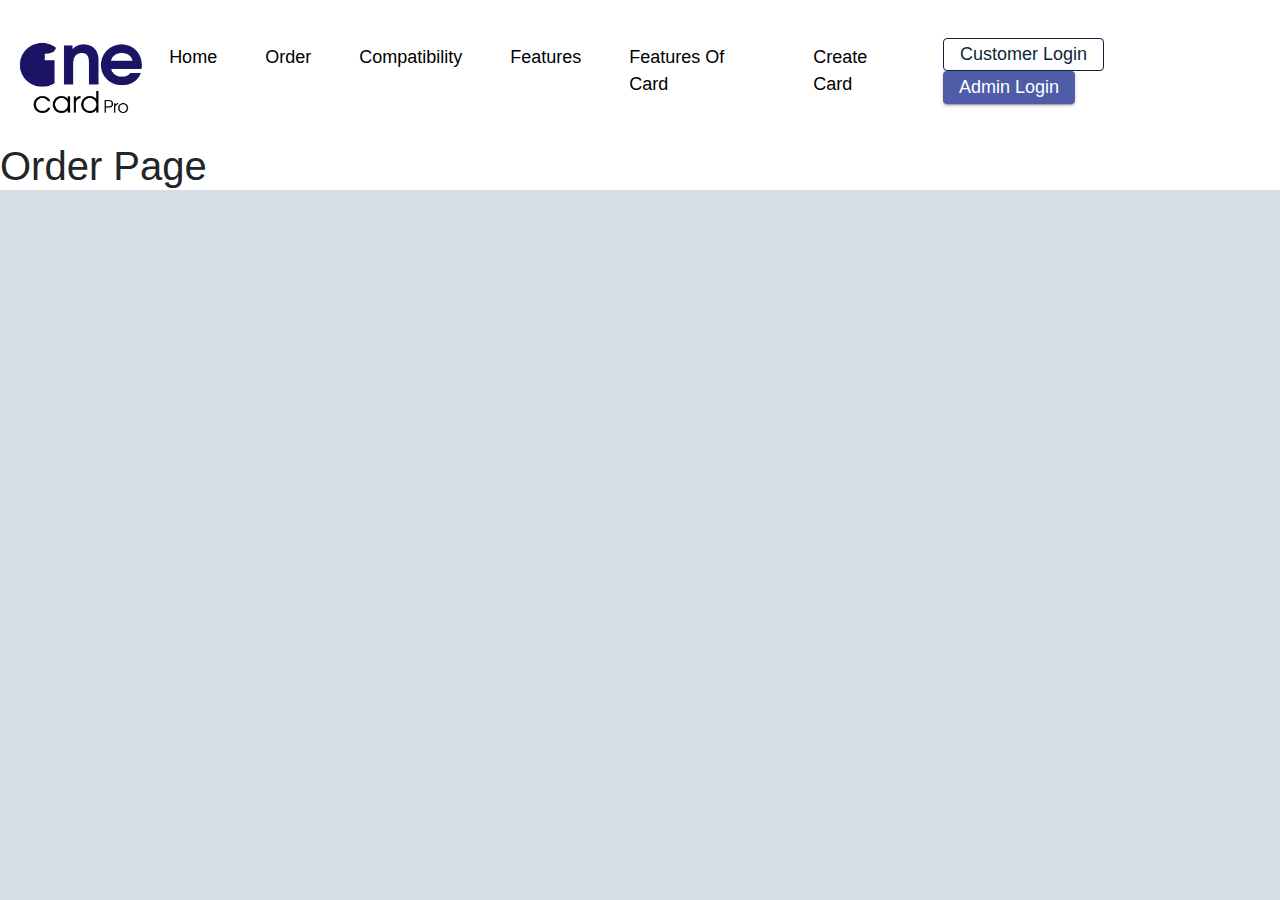
<file: order copy 3.html>
<!DOCTYPE html>
<html lang="en">

<head>
    <meta charset="UTF-8">
    <meta http-equiv="X-UA-Compatible" content="IE=edge">
    <meta name="viewport" content="width=device-width, initial-scale=1.0">
    <title>Order</title>
    <link rel="stylesheet" href="https://maxcdn.bootstrapcdn.com/bootstrap/4.5.2/css/bootstrap.min.css">
    <link rel="stylesheet" href="https://pro.fontawesome.com/releases/v5.10.0/css/all.css">
    <link rel="stylesheet" href="css/wemet.css">
</head>

<body>
    <div class="main-body">
        <!--====================== navbar start =======================-->
        <nav class="navbar navbar-expand-lg navbar-light p-3">
            <div class="logo">
                <img src="image/logo.png" alt="logo" class="logo-main img-fluid mt-3">
            </div>
            <button class="navbar-toggler" type="button" data-toggle="collapse" data-target="#navbarSupportedContent" aria-controls="navbarSupportedContent" aria-expanded="false" aria-label="Toggle navigation">
                <span class="navbar-toggler-icon"></span>
            </button>
            <div class="collapse navbar-collapse" id="navbarSupportedContent">
                <ul class="navbar-nav ml-auto">
                    <li class="nav-item active">
                        <a class="nav-link" href="index.html">Home</a>
                        <!-- <a class="nav-link" href="#custom">Customizable</a> -->
                    </li>
                    <li class="nav-item">
                        <a class="nav-link" href="order.html">order</a>
                        <!-- <a class="nav-link" href="#bookmark">Bookmarks</a> -->
                    </li>
                    <li class="nav-item">
                        <a class="nav-link" href="compatibility.html">compatibility</a>
                        <!-- <a class="nav-link" href="#QR">QR Code</a>  -->
                    </li>
                    <li class="nav-item">
                        <a class="nav-link" href="features.html">features</a>
                        <!-- <a class="nav-link" href="#custom-feed">Feed</a>  -->
                    </li>
                    <li class="nav-item">
                        <a class="nav-link" href="features-of-card.html">features of card</a>
                        <!-- <a class="nav-link" href="#chat">chat</a> -->
                    </li>
                    <!-- <li class="nav-item">
                        <a class="nav-link" href="#email">email</a>
                    </li> -->
                    <li class="nav-item">
                        <a class="nav-link" href="#createCard">Create Card</a>
                    </li>
                </ul>
                <form class="form-inline my-2 my-lg-0">
                    <button class="login-btn">customer login</button>
                    <button class="join-btn login-btn">admin login</button>
                </form>
            </div>
        </nav>
        <!--====================== navbar end =======================-->
        <!--================= mian section strat ==========================-->
        <main>
            <h1>
                Order Page
            </h1>
        </main>
        <!--================= mian section end ==========================-->
        <script src="https://ajax.googleapis.com/ajax/libs/jquery/3.5.1/jquery.min.js"></script>
        <script src="https://cdnjs.cloudflare.com/ajax/libs/popper.js/1.16.0/umd/popper.min.js"></script>
        <script src="https://maxcdn.bootstrapcdn.com/bootstrap/4.5.2/js/bootstrap.min.js"></script>
</body>

</html>
</file>
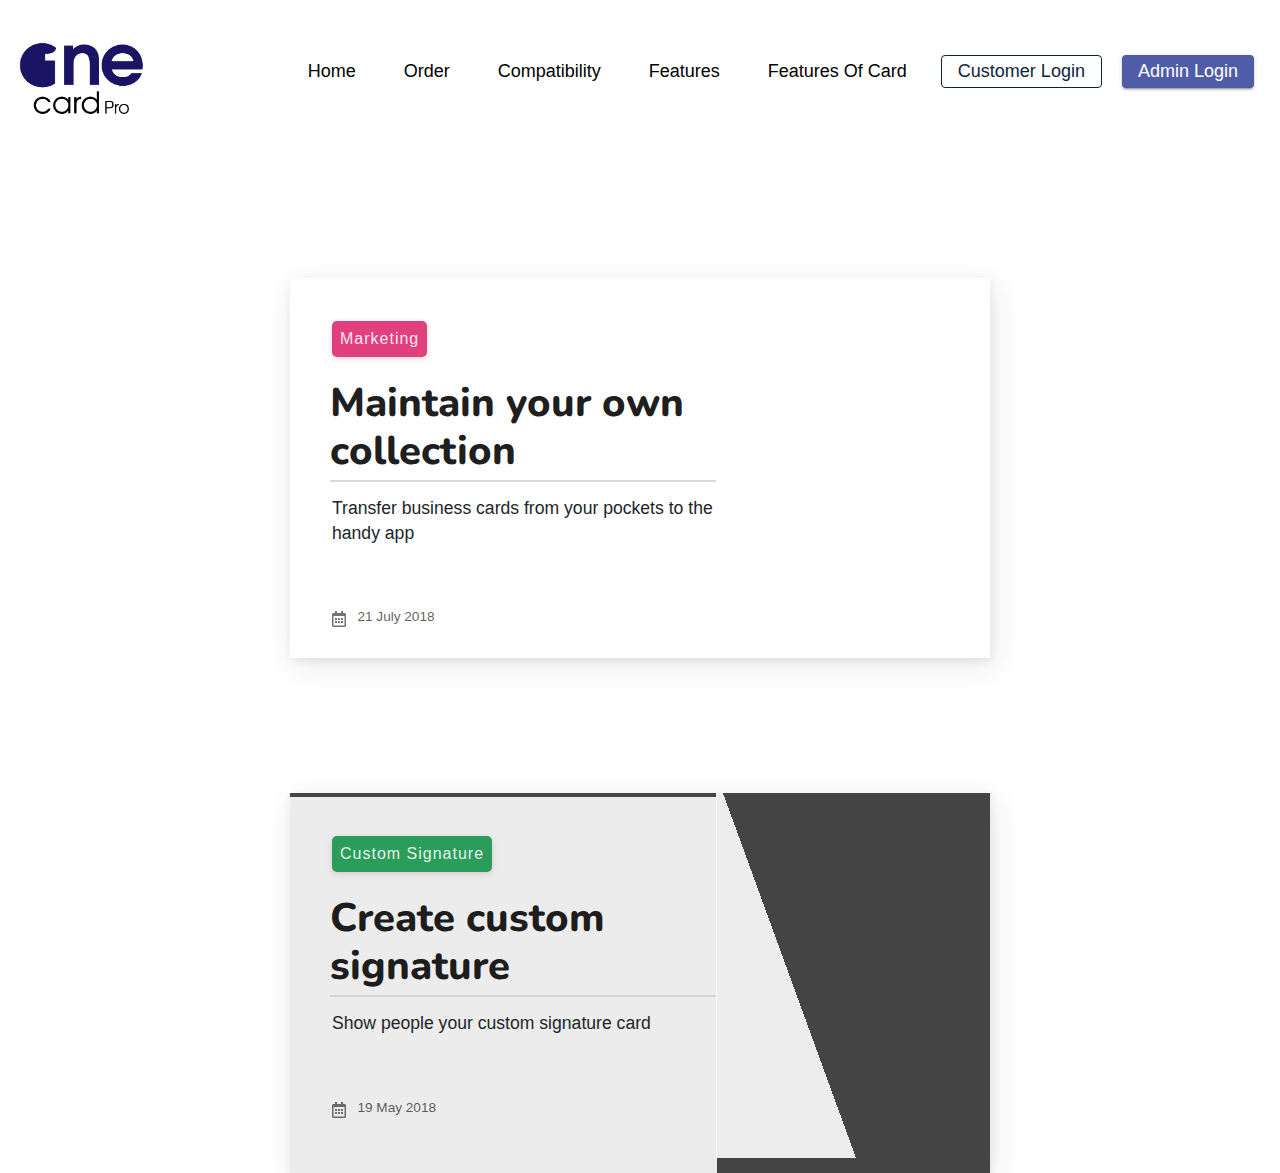
<file: order.html>
<!DOCTYPE html>
<html lang="en">

<head>
    <meta charset="UTF-8">
    <meta http-equiv="X-UA-Compatible" content="IE=edge">
    <meta name="viewport" content="width=device-width, initial-scale=1.0">
    <title>Order</title>
    <link rel="stylesheet" href="https://maxcdn.bootstrapcdn.com/bootstrap/4.5.2/css/bootstrap.min.css">
    <link rel="stylesheet" href="https://pro.fontawesome.com/releases/v5.10.0/css/all.css">
    <link rel="stylesheet" href="css/wemet.css">
</head>

<body>
    <div class="main-body">
        <!--====================== navbar start =======================-->
        <nav class="navbar navbar-expand-lg navbar-light p-3">
            <div class="logo">
                <img src="image/logo.png" alt="logo" class="logo-main img-fluid mt-3">
            </div>
            <button class="navbar-toggler" type="button" data-toggle="collapse" data-target="#navbarSupportedContent" aria-controls="navbarSupportedContent" aria-expanded="false" aria-label="Toggle navigation">
                <span class="navbar-toggler-icon"></span>
            </button>
            <div class="collapse navbar-collapse" id="navbarSupportedContent">
                <ul class="navbar-nav ml-auto">
                    <li class="nav-item active">
                        <a class="nav-link" href="index.html">Home</a>
                        <!-- <a class="nav-link" href="#custom">Customizable</a> -->
                    </li>
                    <li class="nav-item">
                        <a class="nav-link" href="order.html">order</a>
                        <!-- <a class="nav-link" href="#bookmark">Bookmarks</a> -->
                    </li>
                    <li class="nav-item">
                        <a class="nav-link" href="compatibility.html">compatibility</a>
                        <!-- <a class="nav-link" href="#QR">QR Code</a>  -->
                    </li>
                    <li class="nav-item">
                        <a class="nav-link" href="features.html">features</a>
                        <!-- <a class="nav-link" href="#custom-feed">Feed</a>  -->
                    </li>
                    <li class="nav-item">
                        <a class="nav-link" href="features-of-card.html">features of card</a>
                        <!-- <a class="nav-link" href="#chat">chat</a> -->
                    </li>
                    <!-- <li class="nav-item">
                        <a class="nav-link" href="#email">email</a>
                    </li> -->
                    <!-- <li class="nav-item">
                        <a class="nav-link" href="#createCard">Create Card</a>
                    </li> -->
                </ul>
                <form class="form-inline my-2 my-lg-0">
                    <button class="login-btn">customer login</button>
                    <button class="join-btn login-btn">admin login</button>
                </form>
            </div>
        </nav>
        <!--====================== navbar end =======================-->
        <!--================= mian section strat ==========================-->
        <main>
            <div class="order-page">

                <section>
                    <div class="blog-card web">
                        <div class="content-mask">
                            <span class="category">Marketing</span>
                            <h1>Maintain your own collection</h1>
                            <p>Transfer business cards from your pockets to the handy app</p>
                            <div class="post-detail">
                                <span class="icon"><svg class="svg-inline--fa fa-calendar-alt fa-w-14" aria-hidden="true" data-prefix="far" data-icon="calendar-alt" role="img" xmlns="http://www.w3.org/2000/svg" viewBox="0 0 448 512" data-fa-i2svg=""><path fill="currentColor" d="M148 288h-40c-6.6 0-12-5.4-12-12v-40c0-6.6 5.4-12 12-12h40c6.6 0 12 5.4 12 12v40c0 6.6-5.4 12-12 12zm108-12v-40c0-6.6-5.4-12-12-12h-40c-6.6 0-12 5.4-12 12v40c0 6.6 5.4 12 12 12h40c6.6 0 12-5.4 12-12zm96 0v-40c0-6.6-5.4-12-12-12h-40c-6.6 0-12 5.4-12 12v40c0 6.6 5.4 12 12 12h40c6.6 0 12-5.4 12-12zm-96 96v-40c0-6.6-5.4-12-12-12h-40c-6.6 0-12 5.4-12 12v40c0 6.6 5.4 12 12 12h40c6.6 0 12-5.4 12-12zm-96 0v-40c0-6.6-5.4-12-12-12h-40c-6.6 0-12 5.4-12 12v40c0 6.6 5.4 12 12 12h40c6.6 0 12-5.4 12-12zm192 0v-40c0-6.6-5.4-12-12-12h-40c-6.6 0-12 5.4-12 12v40c0 6.6 5.4 12 12 12h40c6.6 0 12-5.4 12-12zm96-260v352c0 26.5-21.5 48-48 48H48c-26.5 0-48-21.5-48-48V112c0-26.5 21.5-48 48-48h48V12c0-6.6 5.4-12 12-12h40c6.6 0 12 5.4 12 12v52h128V12c0-6.6 5.4-12 12-12h40c6.6 0 12 5.4 12 12v52h48c26.5 0 48 21.5 48 48zm-48 346V160H48v298c0 3.3 2.7 6 6 6h340c3.3 0 6-2.7 6-6z"></path></svg></span>
                                <span class="date">21 July 2018</span>
                            </div>
                        </div>
                        <div class="horizontal"></div>
                    </div>
                    <div class="blog-card python">
                        <div class="content-mask">
                            <span class="python category">Custom Signature</span>
                            <h1>Create custom signature</h1>
                            <p>Show people your custom signature card</p>
                            <div class="post-detail">
                                <span class="icon"><svg class="svg-inline--fa fa-calendar-alt fa-w-14" aria-hidden="true" data-prefix="far" data-icon="calendar-alt" role="img" xmlns="http://www.w3.org/2000/svg" viewBox="0 0 448 512" data-fa-i2svg=""><path fill="currentColor" d="M148 288h-40c-6.6 0-12-5.4-12-12v-40c0-6.6 5.4-12 12-12h40c6.6 0 12 5.4 12 12v40c0 6.6-5.4 12-12 12zm108-12v-40c0-6.6-5.4-12-12-12h-40c-6.6 0-12 5.4-12 12v40c0 6.6 5.4 12 12 12h40c6.6 0 12-5.4 12-12zm96 0v-40c0-6.6-5.4-12-12-12h-40c-6.6 0-12 5.4-12 12v40c0 6.6 5.4 12 12 12h40c6.6 0 12-5.4 12-12zm-96 96v-40c0-6.6-5.4-12-12-12h-40c-6.6 0-12 5.4-12 12v40c0 6.6 5.4 12 12 12h40c6.6 0 12-5.4 12-12zm-96 0v-40c0-6.6-5.4-12-12-12h-40c-6.6 0-12 5.4-12 12v40c0 6.6 5.4 12 12 12h40c6.6 0 12-5.4 12-12zm192 0v-40c0-6.6-5.4-12-12-12h-40c-6.6 0-12 5.4-12 12v40c0 6.6 5.4 12 12 12h40c6.6 0 12-5.4 12-12zm96-260v352c0 26.5-21.5 48-48 48H48c-26.5 0-48-21.5-48-48V112c0-26.5 21.5-48 48-48h48V12c0-6.6 5.4-12 12-12h40c6.6 0 12 5.4 12 12v52h128V12c0-6.6 5.4-12 12-12h40c6.6 0 12 5.4 12 12v52h48c26.5 0 48 21.5 48 48zm-48 346V160H48v298c0 3.3 2.7 6 6 6h340c3.3 0 6-2.7 6-6z"></path></svg></span>
                                <span class="date">19 May 2018</span>
                            </div>
                        </div>
                        <div class="horizontal"></div>
                    </div>

                </section>
            </div>
        </main>
        <!--================= mian section end ==========================-->
        <script src="https://ajax.googleapis.com/ajax/libs/jquery/3.5.1/jquery.min.js"></script>
        <script src="https://cdnjs.cloudflare.com/ajax/libs/popper.js/1.16.0/umd/popper.min.js"></script>
        <script src="https://maxcdn.bootstrapcdn.com/bootstrap/4.5.2/js/bootstrap.min.js"></script>
</body>

</html>
</file>
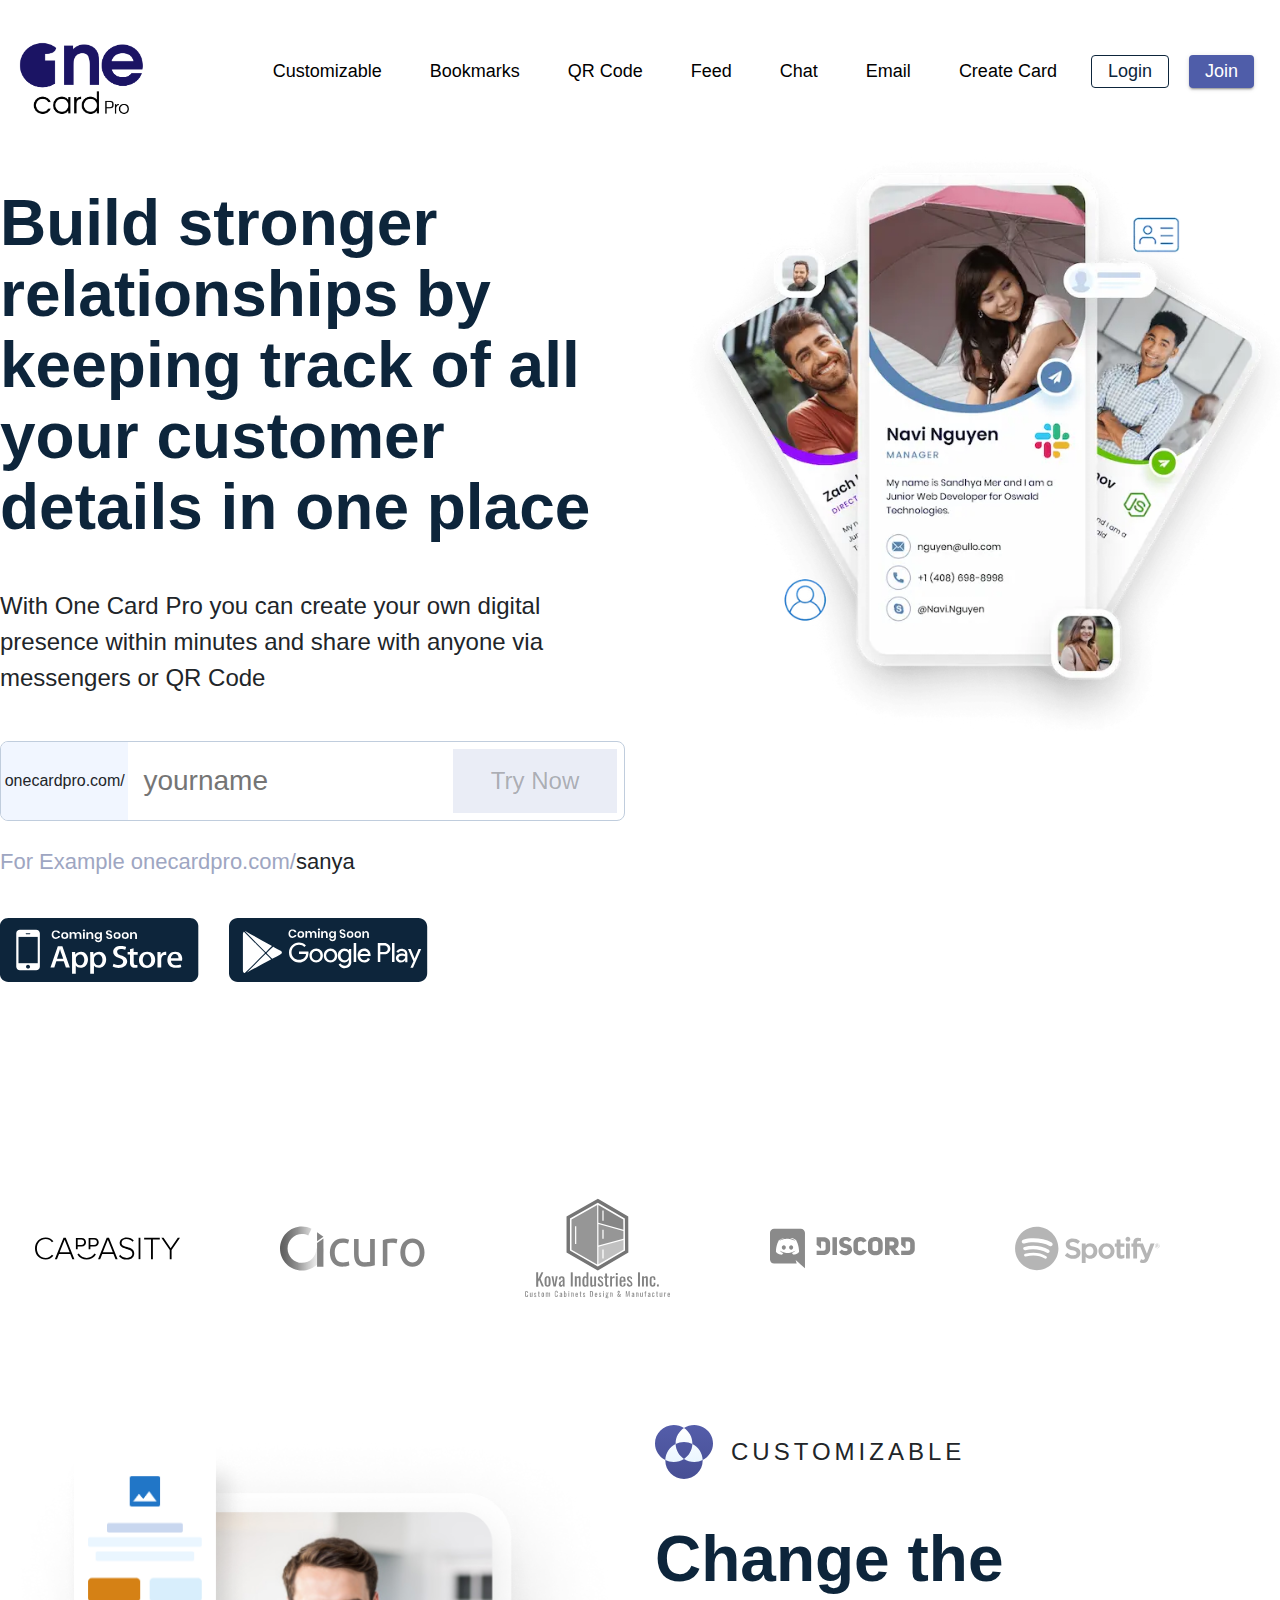
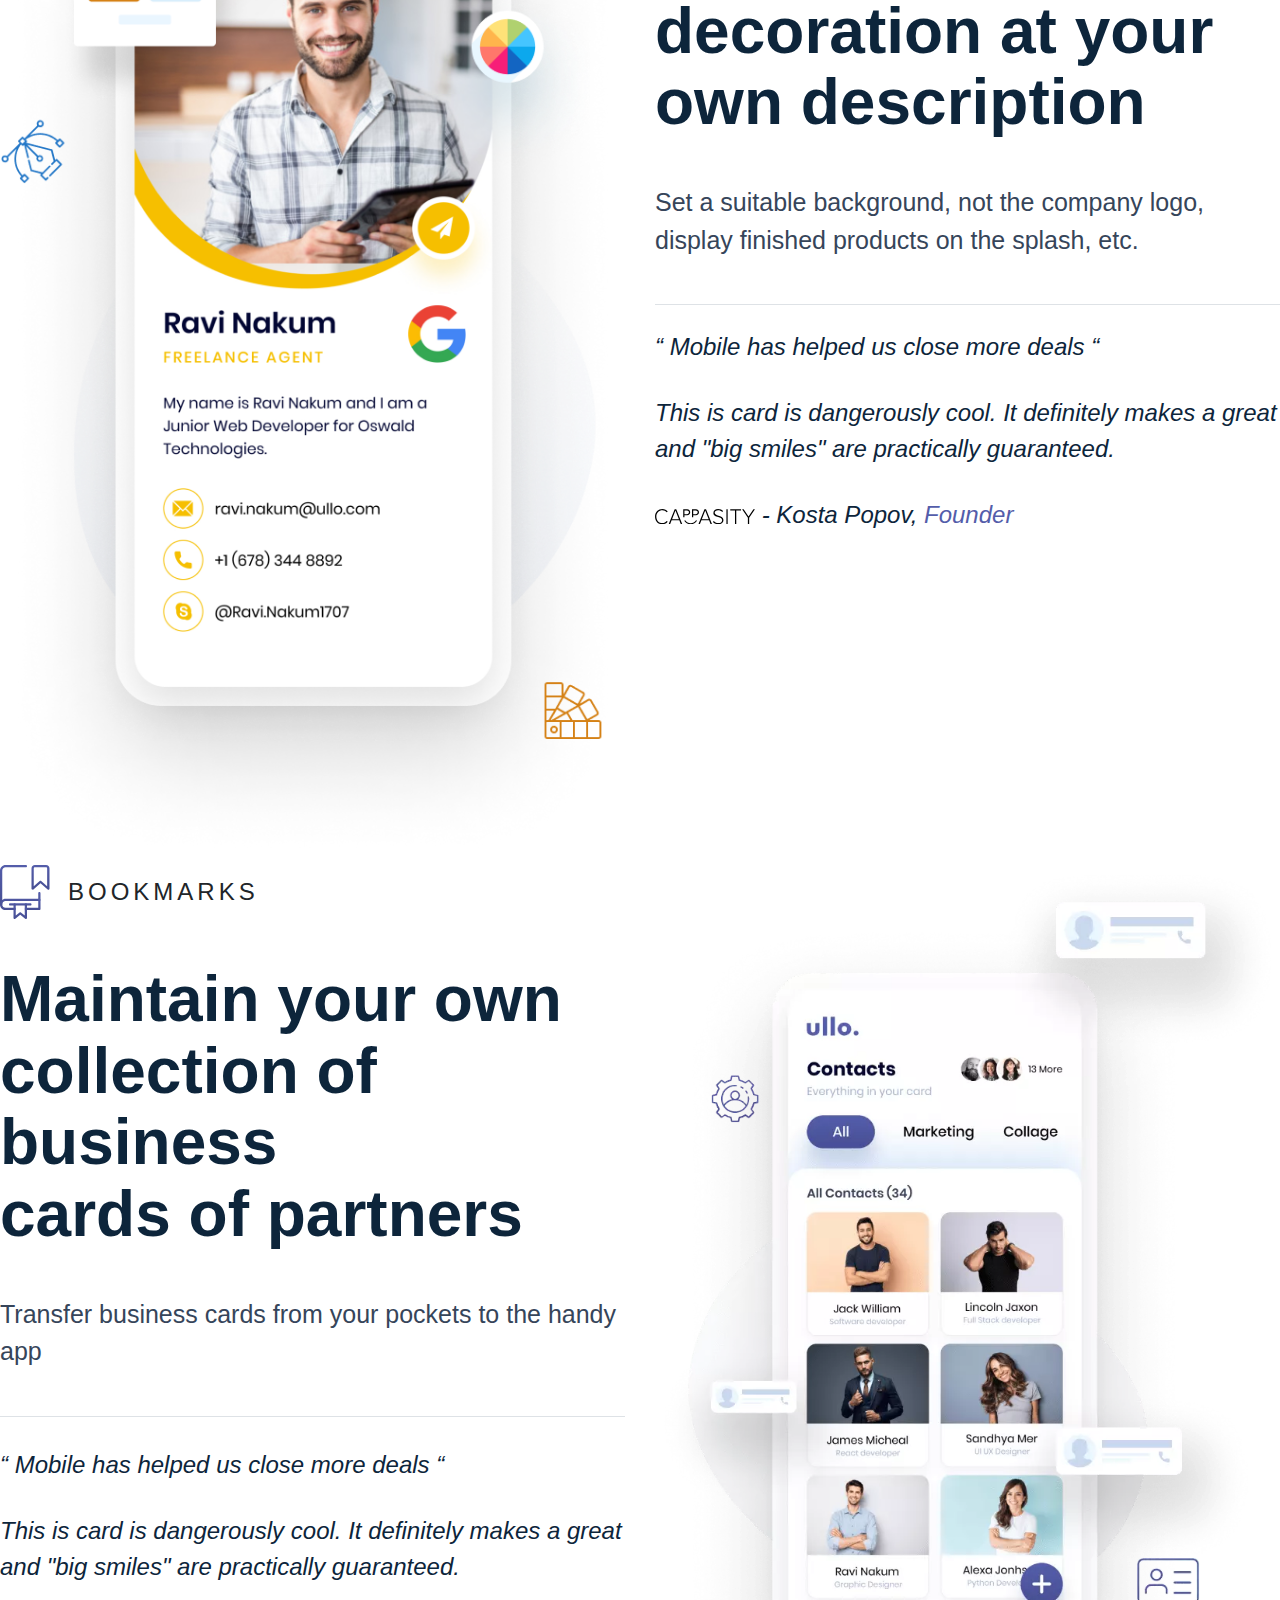
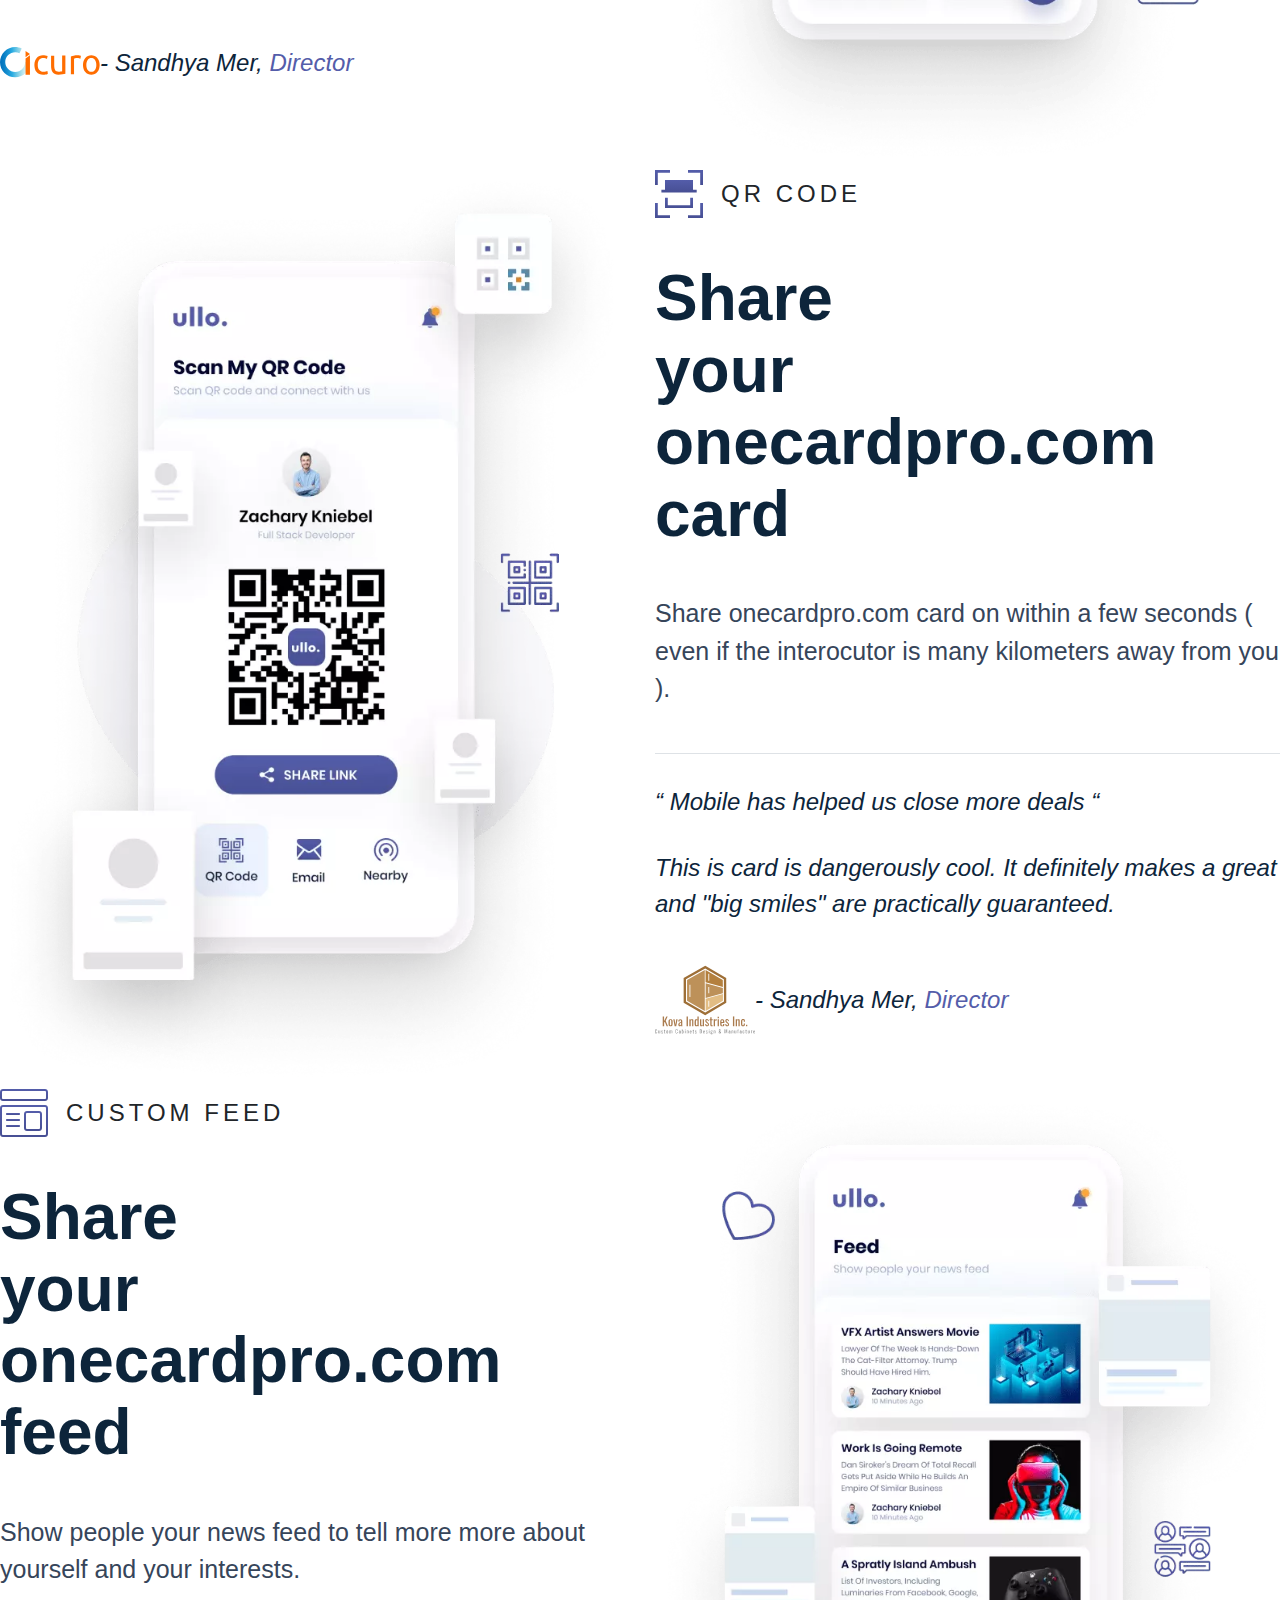
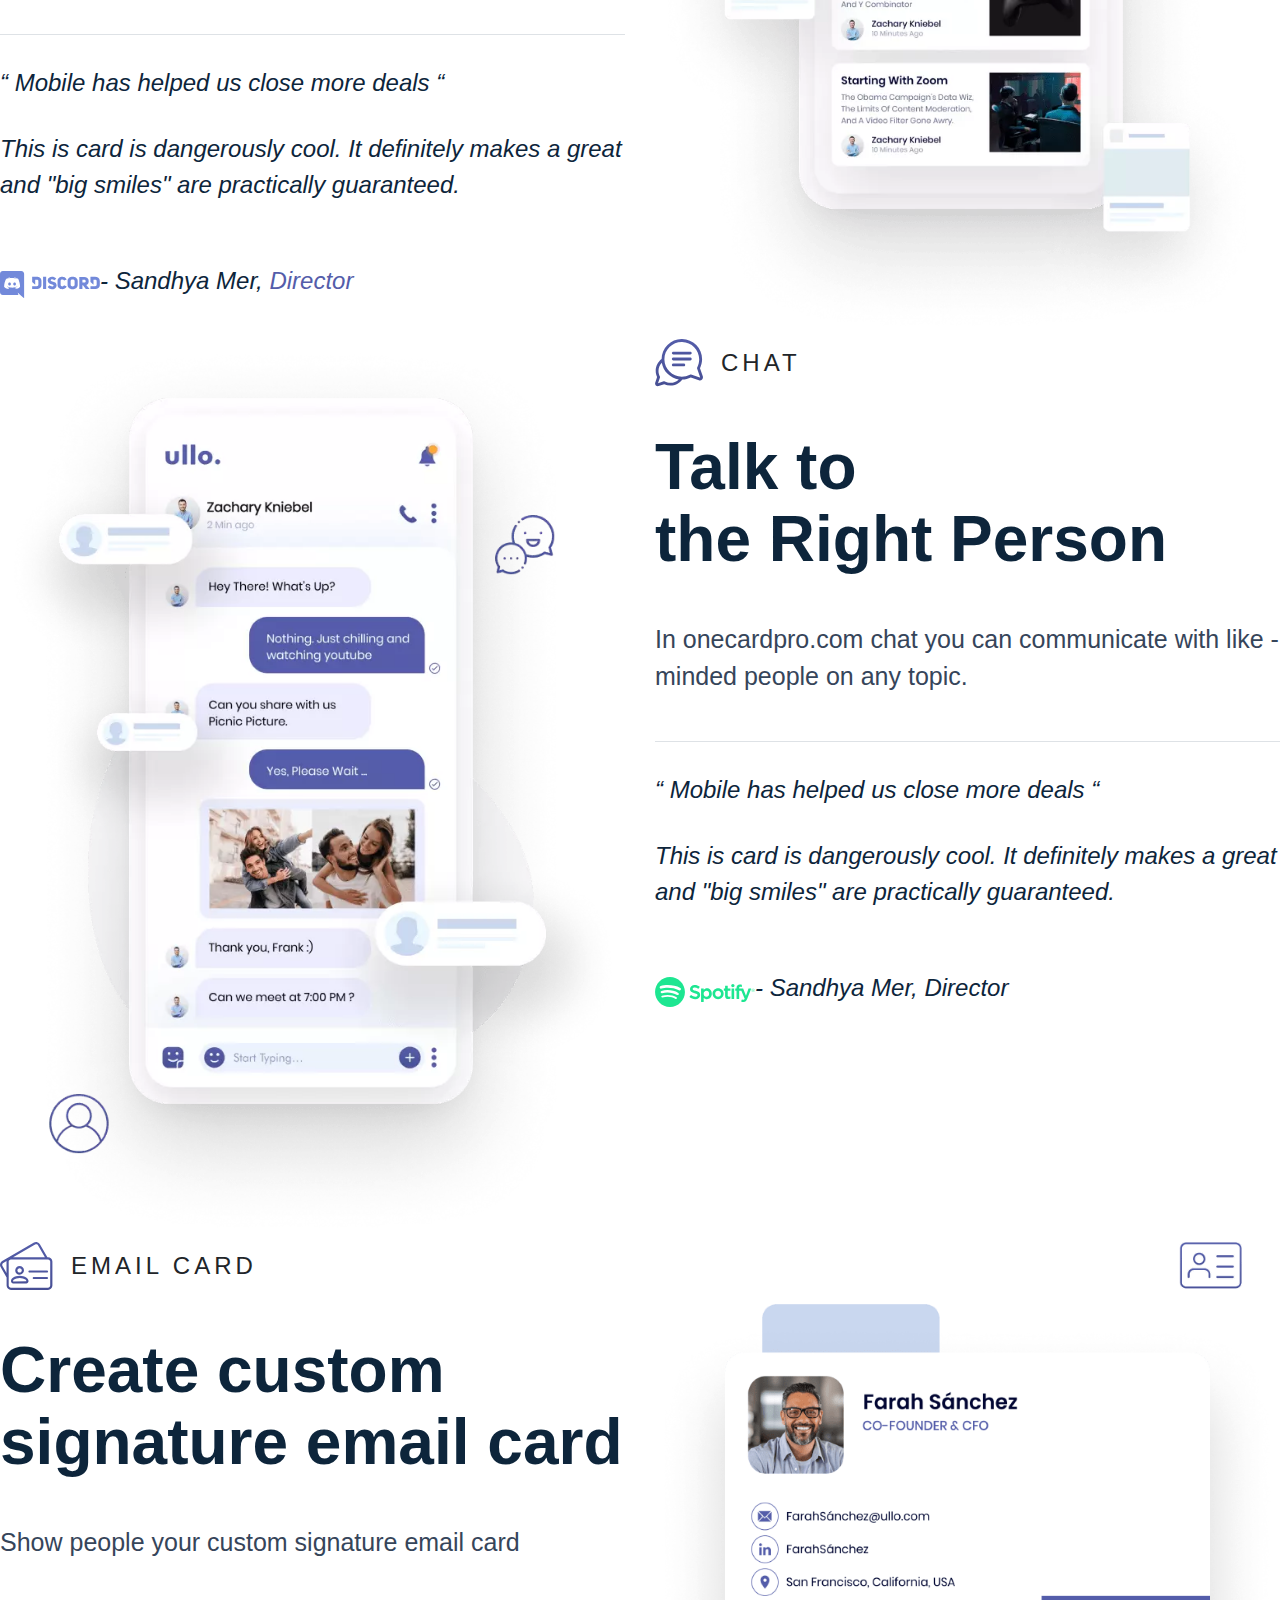
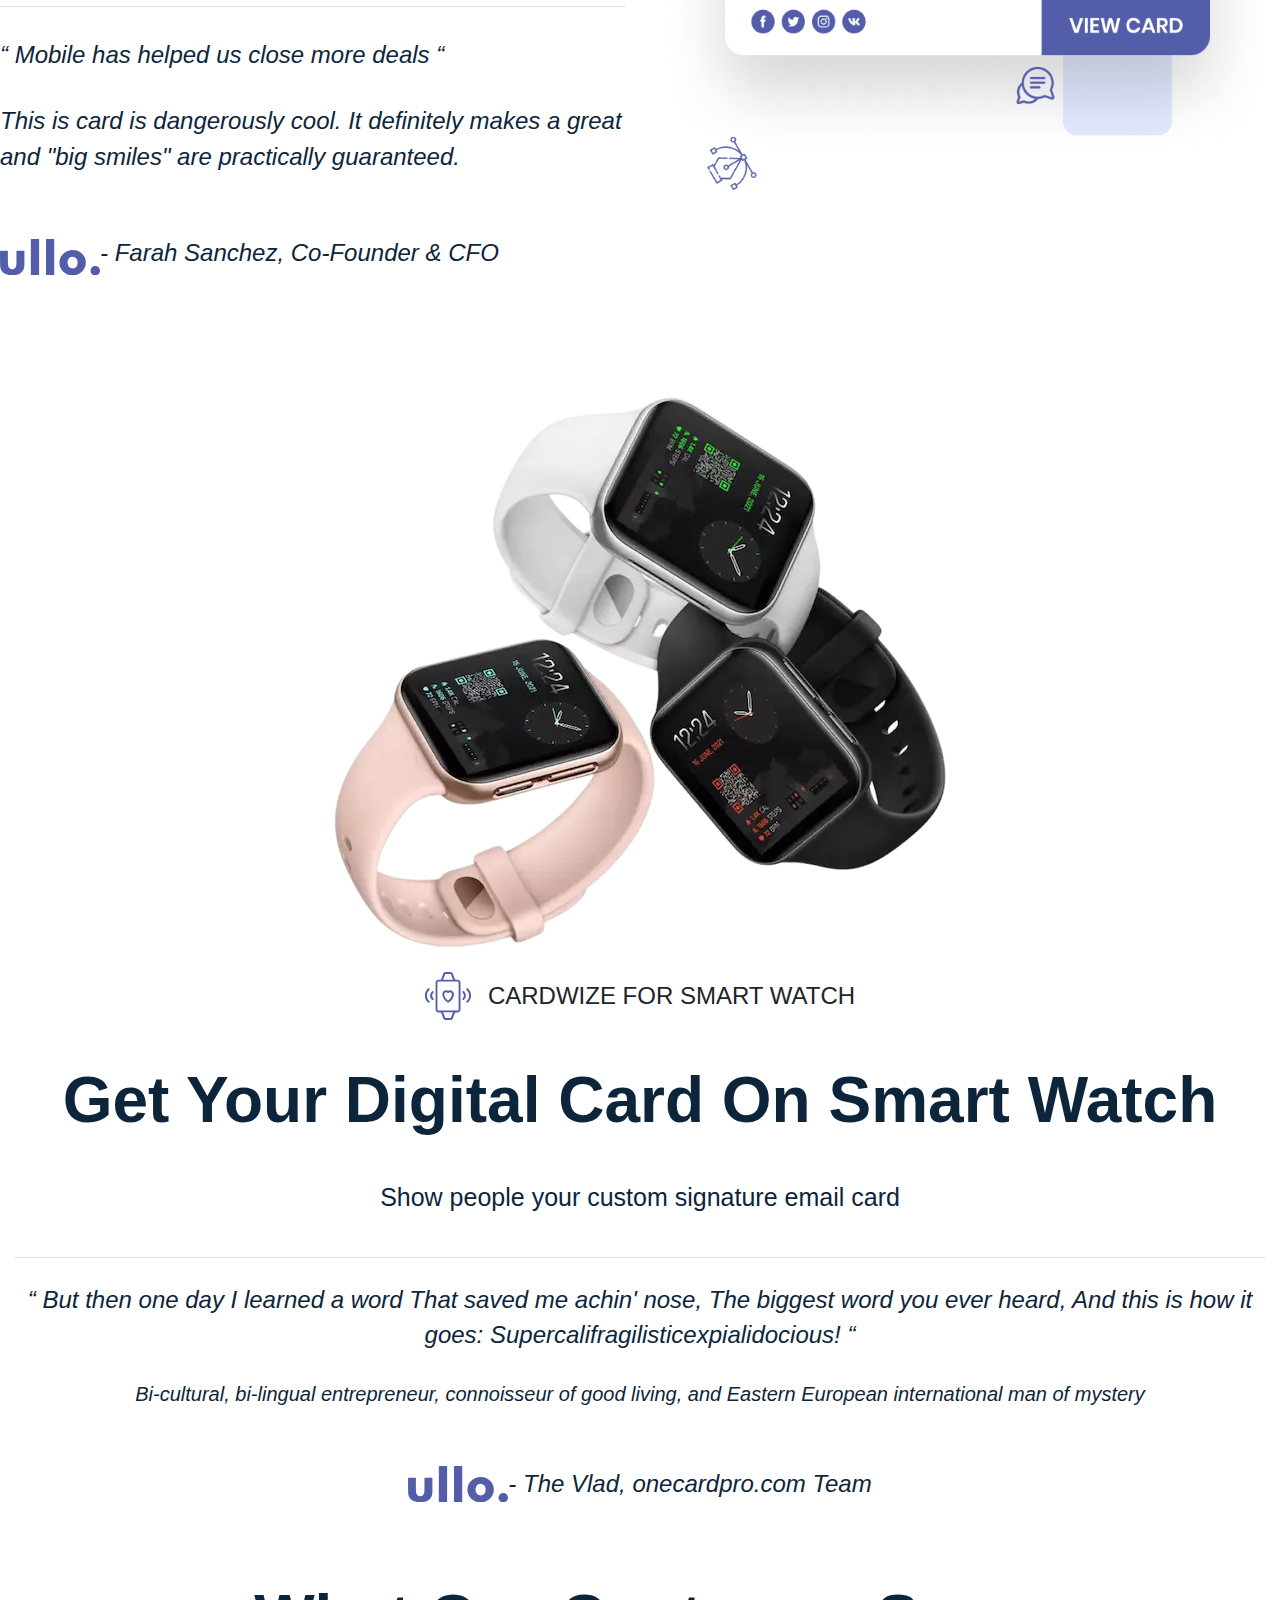
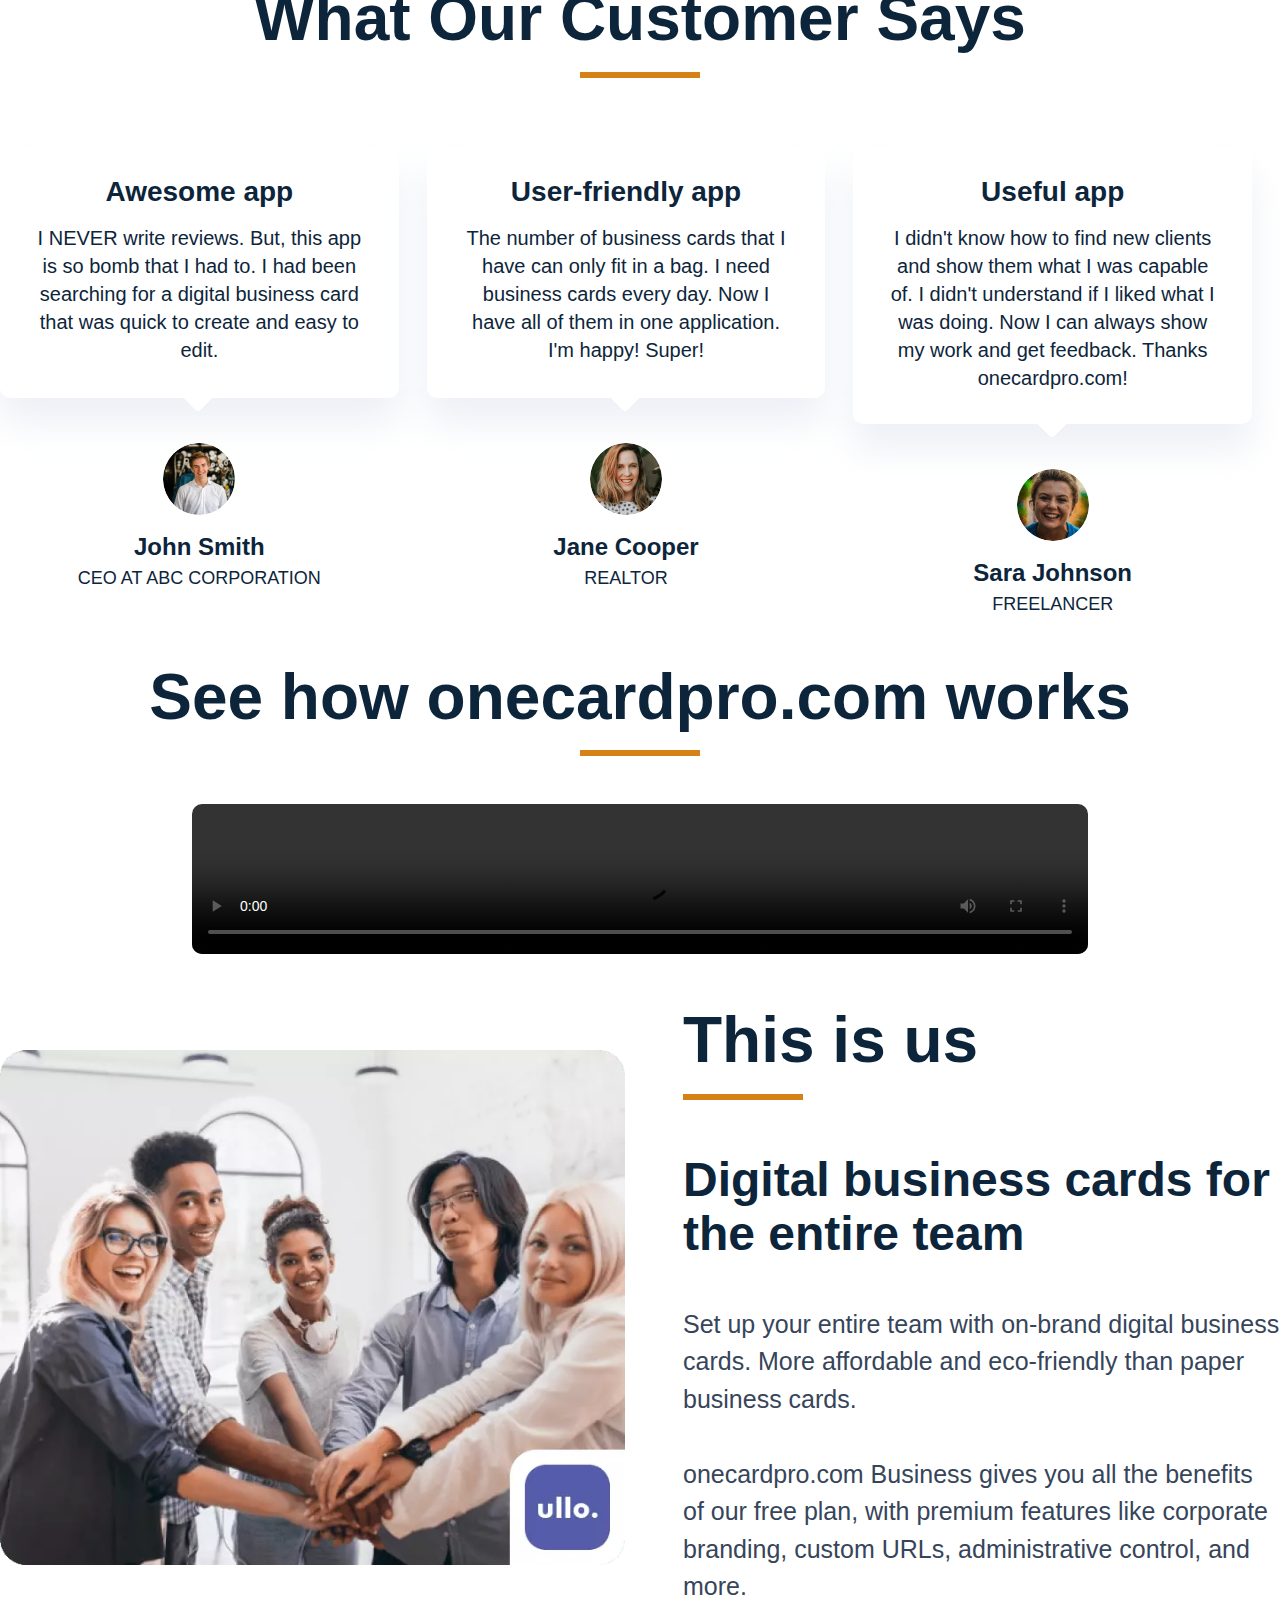
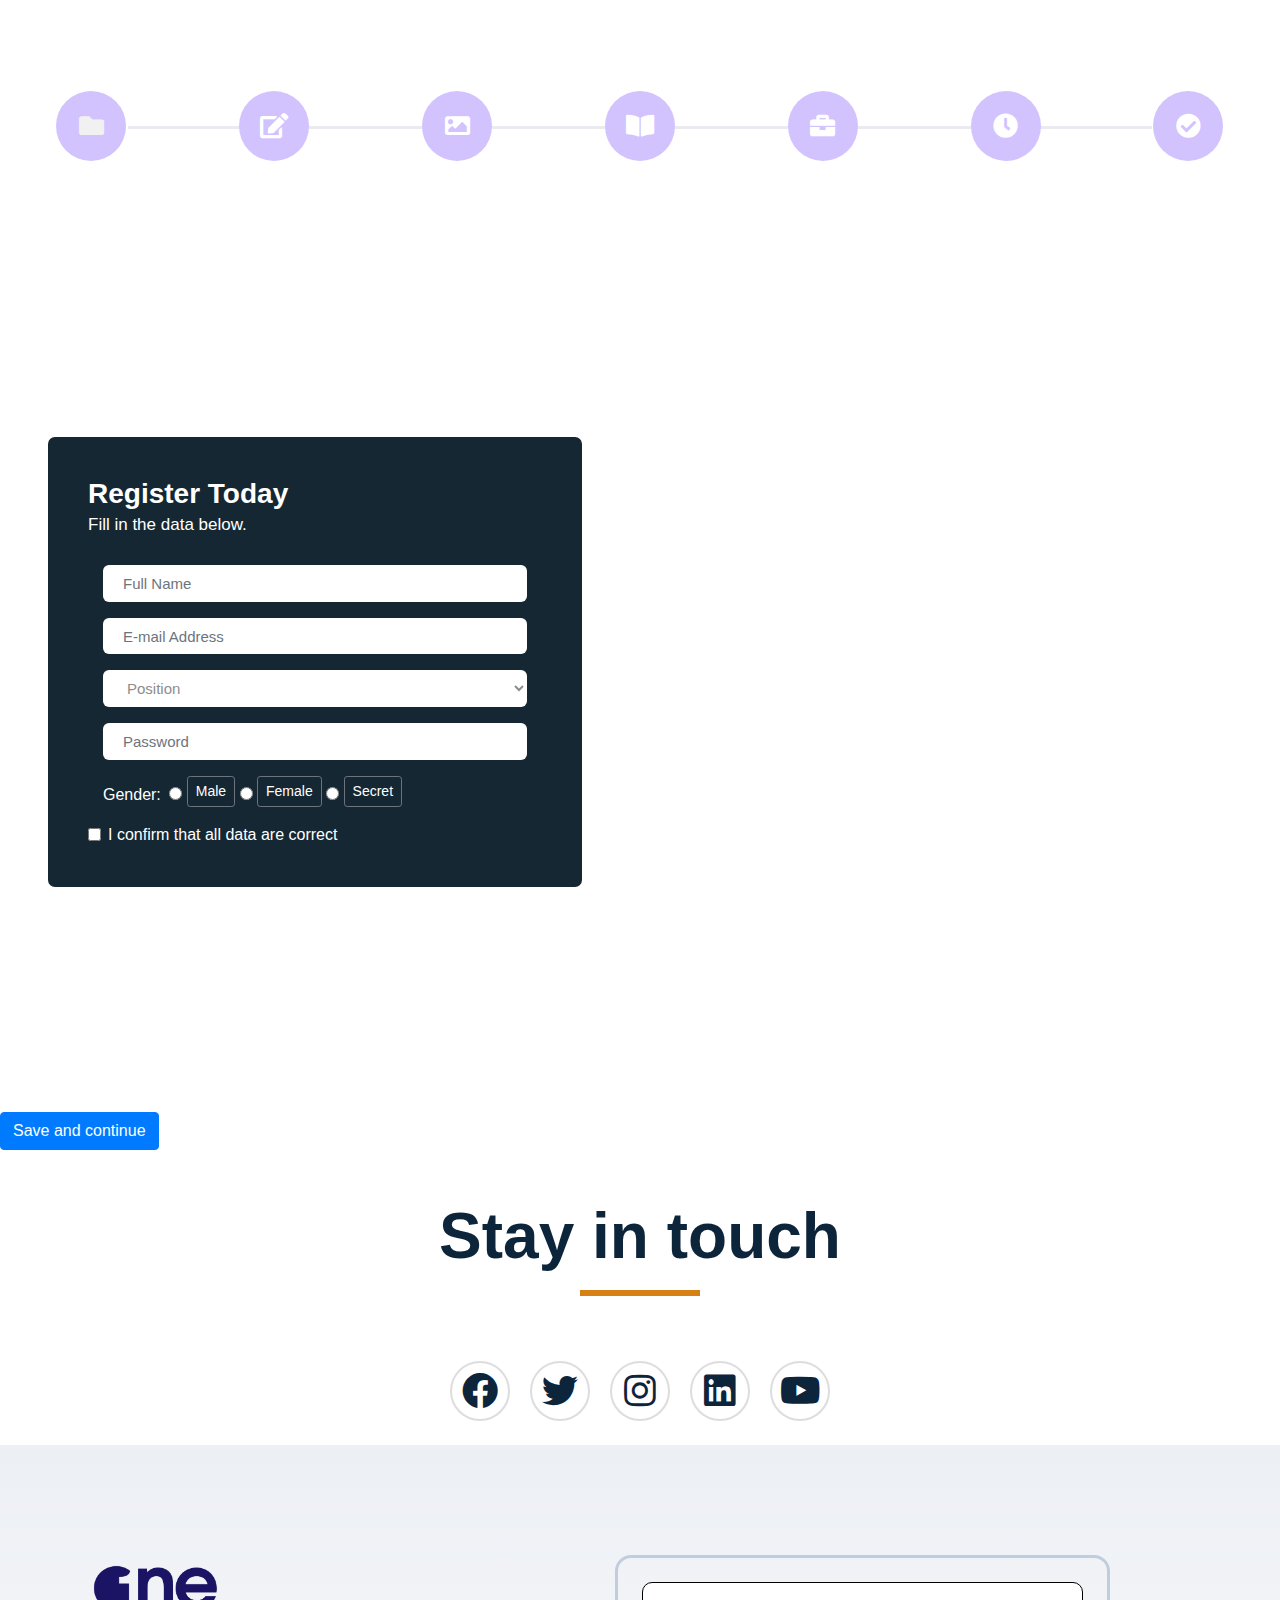
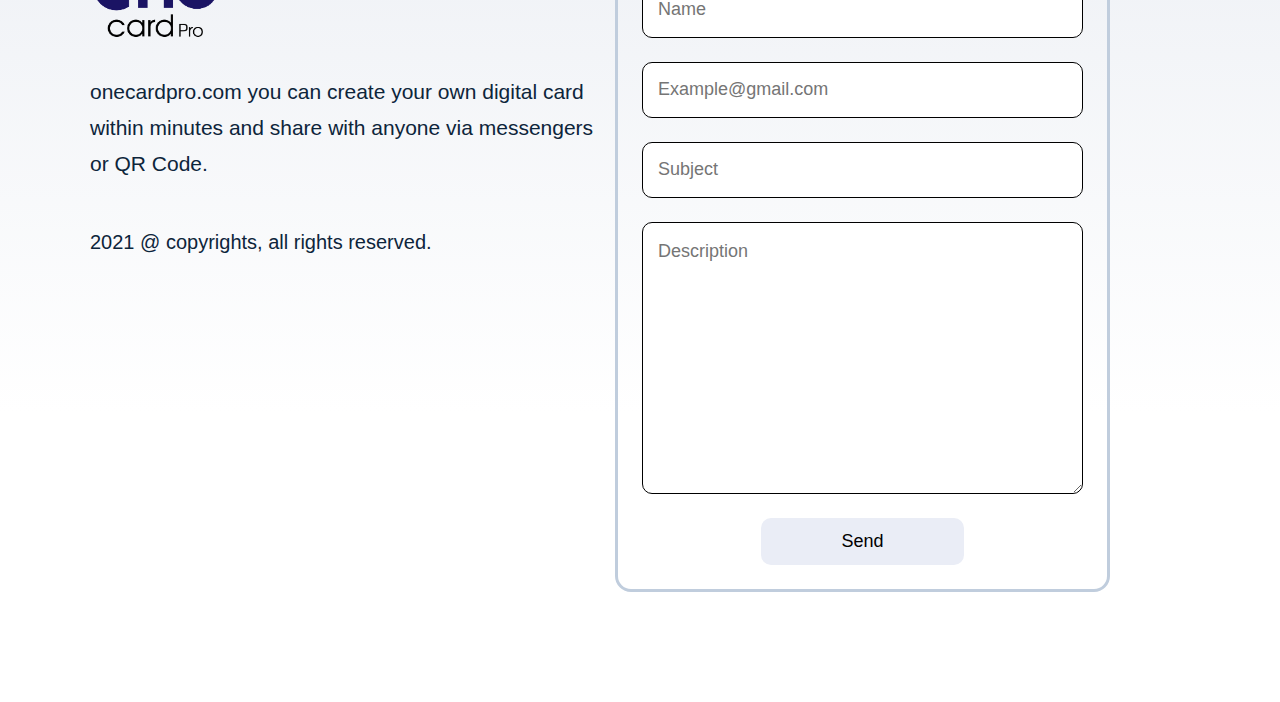
<file: wemet.html>
<!DOCTYPE html>
<html lang="en">

<head>
    <meta charset="UTF-8">
    <meta http-equiv="X-UA-Compatible" content="IE=edge">
    <meta name="viewport" content="width=device-width, initial-scale=1.0">
    <title>Wemet</title>
    <link rel="stylesheet" href="https://maxcdn.bootstrapcdn.com/bootstrap/4.5.2/css/bootstrap.min.css">
    <link rel="stylesheet" href="https://pro.fontawesome.com/releases/v5.10.0/css/all.css">
    <link rel="stylesheet" href="css/wemet.css">
</head>

<body>
    <div class="main-body">
        <!--====================== navbar start =======================-->
        <nav class="navbar navbar-expand-lg navbar-light p-3">
            <div class="logo">
                <img src="image/logo.png" alt="logo" class="logo-main img-fluid mt-3">
            </div>
            <button class="navbar-toggler" type="button" data-toggle="collapse" data-target="#navbarSupportedContent" aria-controls="navbarSupportedContent" aria-expanded="false" aria-label="Toggle navigation">
                <span class="navbar-toggler-icon"></span>
            </button>
            <div class="collapse navbar-collapse" id="navbarSupportedContent">
                <ul class="navbar-nav ml-auto">
                    <li class="nav-item active">
                        <a class="nav-link" href="#custom">Customizable</a>
                    </li>
                    <li class="nav-item">
                        <a class="nav-link" href="#bookmark">Bookmarks</a>
                    </li>
                    <li class="nav-item">
                        <a class="nav-link" href="#QR">QR Code</a>
                    </li>
                    <li class="nav-item">
                        <a class="nav-link" href="#custom-feed">Feed</a>
                    </li>
                    <li class="nav-item">
                        <a class="nav-link" href="#chat">chat</a>
                    </li>
                    <li class="nav-item">
                        <a class="nav-link" href="#email">email</a>
                    </li>
                    <li class="nav-item">
                        <a class="nav-link" href="#createCard">Create Card</a>
                    </li>
                </ul>
                <form class="form-inline my-2 my-lg-0">
                    <button class="login-btn">login</button>
                    <button class="join-btn login-btn">join</button>
                </form>
            </div>
        </nav>
        <!--====================== navbar end =======================-->
        <!--================= mian section strat ==========================-->
        <div class="row">
            <div class="col-md-6">
                <div class="right-detail">
                    <h4>Build stronger relationships by keeping track of all your customer details in one place</h4>
                    <p>With One Card Pro you can create your own digital presence within minutes and share with anyone via messengers or QR Code</p>
                    <div class="BusinessCart_yourNameWrapper__1mDa8   ">
                        <div>
                            <div>onecardpro.com/</div>
                        </div>
                        <form class="Common__Form-sc-14nqxwt-4 ckygdP"><input placeholder="yourname" type="text" autocapitalize="none" name="nickname" maxlength="30" class="Common__Input-sc-14nqxwt-1 kMDtZH" value=""><button disabled="" class="Common__CustomButton-sc-14nqxwt-0 giRUkk">Try Now</button></form>
                    </div>
                    <div class="BusinessCart_yourNameExample__33-97"><span>For Example
                            onecardpro.com/</span><span>sanya</span></div>
                    <div class="BusinessCart_phoneMarkets__27mqE">
                        <div><svg width="199" height="64" viewBox="0 0 199 64" fill="none" xmlns="http://www.w3.org/2000/svg">
                                <path d="M188.652 7.63818H7.97461V55.6671H188.652V7.63818Z" fill="white"></path>
                                <path d="M37.7272 18.8999H18.4917V45.1999H37.7272V18.8999Z" fill="#0D253B"></path>
                                <path
                                    d="M60.0443 31C59.8318 31.9 59.4067 33.2 58.8753 35.1L56.9624 40.7H63.2325L61.2133 35.1C60.8945 34.5 60.5757 33.1 60.0443 31Z"
                                    fill="#0D253B"></path>
                                <path
                                    d="M26.1432 16.2002H29.8628C30.0753 16.2002 30.3941 16.0002 30.3941 15.7002C30.3941 15.5002 30.1816 15.2002 29.8628 15.2002H26.1432C25.9306 15.2002 25.6118 15.4002 25.6118 15.7002C25.7181 16.0002 25.9306 16.2002 26.1432 16.2002Z"
                                    fill="#0D253B"></path>
                                <path
                                    d="M28.0563 46.7998C26.8873 46.7998 26.0371 47.5998 26.0371 48.6998C26.0371 49.6998 26.8873 50.5998 28.0563 50.5998C29.2253 50.5998 30.0755 49.7998 30.0755 48.6998C29.863 47.5998 29.0128 46.7998 28.0563 46.7998Z"
                                    fill="#0D253B"></path>
                                <path
                                    d="M189.911 0H8.3956C3.71957 0 0 3.5 0 7.8V56.3C0 60.5 3.71957 64 8.3956 64H189.911C194.48 64 198.306 60.5 198.306 56.2V7.8C198.2 3.5 194.48 0 189.911 0ZM39.8525 48.7C39.8525 50.7 38.1522 52.2 36.133 52.2H19.9794C17.8539 52.2 16.2598 50.6 16.2598 48.7V15.3C16.2598 13.3 17.9602 11.8 19.9794 11.8H36.133C38.2584 11.8 39.8525 13.4 39.8525 15.3V48.7ZM65.8895 49.5L63.7641 43.3H56.3249L54.3057 49.5H50.4799L57.8128 28.2H62.3825L69.8217 49.5H65.8895ZM85.6564 47.8C84.2748 49.2 82.5745 49.8 80.5553 49.8C78.3235 49.8 76.8357 49.1 75.773 47.6V55.7H72.0534V39.2C72.0534 37.6 72.0534 35.8 71.9471 34.1H75.1353L75.3479 36.5H75.4542C76.7294 34.6 78.5361 33.7 81.0867 33.7C83.1059 33.7 84.7 34.4 85.9752 35.9C87.2505 37.3 87.9944 39.3 87.9944 41.6C87.8882 44.2 87.1442 46.3 85.6564 47.8ZM103.829 47.8C102.448 49.2 100.747 49.8 98.728 49.8C96.4963 49.8 95.0085 49.1 93.9457 47.6V55.7H90.2262V39.2C90.2262 37.6 90.2262 35.8 90.1199 34.1H93.3081L93.5206 36.5H93.6269C94.9022 34.6 96.7088 33.7 99.2594 33.7C101.279 33.7 102.873 34.4 104.148 35.9C105.53 37.3 106.167 39.3 106.167 41.6C106.167 44.2 105.317 46.3 103.829 47.8ZM124.871 48C123.383 49.3 121.258 49.9 118.601 49.9C116.157 49.9 114.138 49.4 112.65 48.6L113.5 45.7C115.094 46.6 116.901 47 118.814 47C120.195 47 121.258 46.7 122.002 46.1C122.746 45.5 123.171 44.7 123.171 43.8C123.171 43 122.746 42.2 122.214 41.6C121.577 41 120.514 40.4 119.133 40C115.094 38.6 113.181 36.5 113.181 33.9C113.181 32.2 113.925 30.7 115.307 29.6C116.688 28.4 118.707 28 120.939 28C123.065 28 124.765 28.3 126.147 29L125.296 31.8C124.021 31.1 122.533 30.9 120.939 30.9C119.664 30.9 118.601 31.2 117.964 31.8C117.326 32.4 117.113 33 117.113 33.8C117.113 34.6 117.538 35.3 118.07 35.9C118.707 36.4 119.77 36.9 121.471 37.5C123.49 38.2 124.978 39.1 125.828 40C126.678 41 127.209 42.2 127.209 43.7C126.997 45.4 126.253 46.9 124.871 48ZM137.837 36.7H133.692V44.2C133.692 46.1 134.436 47.1 135.817 47.1C136.455 47.1 137.093 47.1 137.412 47L137.518 49.5C136.774 49.7 135.924 49.8 134.648 49.8C133.161 49.8 131.992 49.3 131.248 48.5C130.398 47.7 129.972 46.3 129.972 44.3V36.5H127.634V34H129.972V31.2L133.586 30.2V34H137.73V36.7H137.837ZM153.034 47.6C151.546 49.1 149.42 49.9 146.976 49.9C144.532 49.9 142.619 49.2 141.131 47.7C139.643 46.2 139.006 44.3 139.006 42C139.006 39.6 139.75 37.6 141.237 36.1C142.725 34.6 144.744 33.8 147.189 33.8C149.633 33.8 151.546 34.5 153.034 36C154.415 37.5 155.159 39.4 155.159 41.7C155.159 44.1 154.415 46.1 153.034 47.6ZM166.212 37.2C165.787 37.1 165.468 37.1 165.043 37.1C163.767 37.1 162.811 37.6 162.067 38.5C161.429 39.3 161.217 40.4 161.217 41.5V49.6H157.497V39C157.497 37.3 157.497 35.6 157.391 34.1H160.579L160.685 37H160.792C161.217 36 161.748 35.1 162.705 34.6C163.555 34 164.405 33.8 165.362 33.8C165.787 33.8 165.999 33.8 166.212 33.8V37.2ZM182.046 42.7H170.994C170.994 44.2 171.632 45.4 172.588 46.2C173.438 46.9 174.714 47.2 176.201 47.2C177.796 47.2 179.283 47 180.665 46.5L181.303 48.9C179.708 49.6 177.902 49.8 175.67 49.8C173.013 49.8 171.1 49.1 169.612 47.7C168.125 46.3 167.381 44.5 167.381 42C167.381 39.7 168.125 37.7 169.4 36.2C170.888 34.6 172.801 33.8 175.245 33.8C177.583 33.8 179.496 34.6 180.771 36.2C181.728 37.5 182.259 39.1 182.259 41.1C182.153 41.7 182.046 42.2 182.046 42.7Z"
                                    fill="#0D253B"></path>
                                <path
                                    d="M174.926 36.1001C173.651 36.1001 172.8 36.6001 171.95 37.5001C171.313 38.2001 170.994 39.1001 170.781 40.2001H178.539C178.539 39.2001 178.327 38.3001 177.795 37.5001C177.264 36.7001 176.307 36.1001 174.926 36.1001Z"
                                    fill="#0D253B"></path>
                                <path
                                    d="M98.0906 36.6001C97.2405 36.6001 96.3903 36.8001 95.6463 37.4001C94.9024 38.0001 94.3711 38.7001 94.1585 39.6001C94.0522 40.1001 94.0522 40.4001 94.0522 40.6001V43.1001C94.0522 44.3001 94.4773 45.2001 95.2213 46.0001C95.9652 46.8001 96.9216 47.2001 98.0906 47.2001C99.4722 47.2001 100.535 46.7001 101.279 45.7001C102.023 44.7001 102.448 43.4001 102.448 41.8001C102.448 40.3001 102.023 39.0001 101.279 38.1001C100.429 37.0001 99.4722 36.6001 98.0906 36.6001Z"
                                    fill="#0D253B"></path>
                                <path
                                    d="M79.9178 36.6001C79.0676 36.6001 78.2174 36.8001 77.4735 37.4001C76.7296 38.0001 76.1982 38.7001 75.9857 39.6001C75.8794 40.1001 75.8794 40.4001 75.8794 40.6001V43.1001C75.8794 44.3001 76.3045 45.2001 77.0484 46.0001C77.7923 46.8001 78.7488 47.2001 79.9178 47.2001C81.2993 47.2001 82.3621 46.7001 83.106 45.7001C83.8499 44.7001 84.275 43.4001 84.275 41.8001C84.275 40.3001 83.8499 39.0001 83.106 38.1001C82.2558 37.0001 81.1931 36.6001 79.9178 36.6001Z"
                                    fill="#0D253B"></path>
                                <path
                                    d="M147.082 36.2998C145.594 36.2998 144.425 36.8998 143.682 38.1998C143.044 39.1998 142.725 40.3998 142.725 41.8998C142.725 43.2998 143.15 44.5998 143.682 45.4998C144.425 46.7998 145.594 47.3998 147.082 47.3998C148.464 47.3998 149.527 46.7998 150.271 45.4998C151.014 44.4998 151.227 43.2998 151.227 41.7998C151.227 40.2998 150.802 39.0998 150.271 38.1998C149.527 36.8998 148.57 36.2998 147.082 36.2998Z"
                                    fill="#0D253B"></path>
                                <path
                                    d="M58.663 13.1001C59.4069 13.6001 59.9383 14.4001 60.1508 15.3001H58.2379C58.0253 14.8001 57.7065 14.5001 57.2814 14.2001C56.8563 13.9001 56.325 13.8001 55.7936 13.8001C55.3685 13.8001 54.8371 13.9001 54.5183 14.1001C54.0932 14.3001 53.8807 14.6001 53.6681 15.1001C53.4556 15.5001 53.3493 16.0001 53.3493 16.6001C53.3493 17.2001 53.4556 17.6001 53.6681 18.1001C53.8807 18.5001 54.1995 18.8001 54.5183 19.1001C54.9434 19.3001 55.3685 19.4001 55.7936 19.4001C56.325 19.4001 56.8563 19.3001 57.2814 19.0001C57.7065 18.7001 58.0253 18.4001 58.2379 17.9001H60.1508C59.9383 18.8001 59.4069 19.6001 58.663 20.1001C57.9191 20.6001 56.9626 20.9001 55.8999 20.9001C55.0497 20.9001 54.3058 20.7001 53.6681 20.4001C53.0305 20.0001 52.4991 19.5001 52.1803 18.9001C51.8615 18.2001 51.6489 17.5001 51.6489 16.7001C51.6489 15.9001 51.8615 15.1001 52.1803 14.5001C52.4991 13.8001 53.0305 13.3001 53.6681 13.0001C54.3058 12.6001 55.0497 12.5001 55.8999 12.5001C56.9626 12.3001 57.9191 12.6001 58.663 13.1001Z"
                                    fill="white"></path>
                                <path
                                    d="M66.6333 14.5997C67.1647 14.8997 67.5898 15.2997 67.9086 15.7997C68.2274 16.2997 68.3337 16.8997 68.3337 17.5997C68.3337 18.2997 68.2274 18.8997 67.9086 19.3997C67.5898 19.8997 67.1647 20.2997 66.6333 20.5997C66.102 20.8997 65.4643 20.9997 64.7204 20.9997C63.9765 20.9997 63.4451 20.8997 62.9138 20.5997C62.3824 20.2997 61.9573 19.8997 61.6385 19.3997C61.3197 18.8997 61.2134 18.2997 61.2134 17.5997C61.2134 16.8997 61.3197 16.2997 61.6385 15.7997C61.9573 15.2997 62.3824 14.8997 62.9138 14.5997C63.4451 14.2997 64.0828 14.1997 64.7204 14.1997C65.358 14.1997 65.9957 14.2997 66.6333 14.5997ZM63.4451 16.0997C63.1263 16.3997 62.9138 16.8997 62.9138 17.4997C62.9138 18.0997 63.1263 18.5997 63.4451 18.8997C63.7639 19.1997 64.189 19.3997 64.7204 19.3997C65.2518 19.3997 65.6769 19.1997 65.9957 18.8997C66.3145 18.5997 66.527 18.0997 66.527 17.4997C66.527 16.8997 66.3145 16.3997 65.9957 16.0997C65.6769 15.7997 65.2518 15.5997 64.7204 15.5997C64.189 15.5997 63.7639 15.7997 63.4451 16.0997Z"
                                    fill="white"></path>
                                <path
                                    d="M80.6613 14.9C81.1927 15.4 81.4053 16.1 81.4053 17V20.9H79.5986V17.2C79.5986 16.7 79.4923 16.3 79.1735 16C78.8547 15.7 78.5359 15.6 78.0045 15.6C77.4731 15.6 77.1543 15.7 76.8355 16C76.5167 16.3 76.4104 16.7 76.4104 17.3V20.8H74.6037V17.1C74.6037 16.6 74.4975 16.2 74.1787 15.9C73.8598 15.6 73.541 15.5 73.0096 15.5C72.4783 15.5 72.1595 15.6 71.8406 15.9C71.5218 16.2 71.4155 16.6 71.4155 17.2V20.7H69.6089V14.1H71.4155V15.4C71.6281 15 71.9469 14.6 72.2657 14.4C72.6908 14.2 73.1159 14 73.6473 14C74.1787 14 74.71 14.1 75.1351 14.4C75.5602 14.7 75.879 15 76.0916 15.5C76.3041 15 76.6229 14.7 77.048 14.4C77.4731 14.1 78.0045 14 78.5359 14C79.4923 14.1 80.13 14.4 80.6613 14.9Z"
                                    fill="white"></path>
                                <path
                                    d="M83.1059 11.6999C83.3185 11.4999 83.531 11.3999 83.9561 11.3999C84.3812 11.3999 84.5938 11.4999 84.8063 11.6999C85.0189 11.8999 85.1251 12.0999 85.1251 12.3999C85.1251 12.6999 85.0189 12.8999 84.8063 13.0999C84.5938 13.2999 84.3812 13.3999 83.9561 13.3999C83.531 13.3999 83.3185 13.2999 83.1059 13.0999C82.8934 12.8999 82.7871 12.6999 82.7871 12.3999C82.7871 12.0999 82.8934 11.7999 83.1059 11.6999ZM84.8063 14.1999V20.7999H82.9997V14.1999H84.8063Z"
                                    fill="white"></path>
                                <path
                                    d="M92.5643 14.9001C93.0956 15.4001 93.3082 16.1001 93.3082 17.0001V20.9001H91.5015V17.2001C91.5015 16.7001 91.3952 16.3001 91.0764 16.0001C90.7576 15.7001 90.4388 15.6001 89.9074 15.6001C89.376 15.6001 88.951 15.8001 88.6321 16.1001C88.3133 16.4001 88.207 16.8001 88.207 17.4001V20.9001H86.4004V14.3001H88.207V15.6001C88.4196 15.2001 88.7384 14.8001 89.1635 14.5001C89.5886 14.2001 90.12 14.1001 90.6513 14.1001C91.3952 14.1001 92.1392 14.4001 92.5643 14.9001Z"
                                    fill="white"></path>
                                <path
                                    d="M99.1533 14.4997C99.5783 14.7997 99.8972 15.0997 100.11 15.5997V14.1997H101.916V20.8997C101.916 21.4997 101.81 22.0997 101.491 22.5997C101.172 23.0997 100.854 23.4997 100.322 23.7997C99.7909 24.0997 99.1532 24.1997 98.4093 24.1997C97.3466 24.1997 96.6027 23.9997 95.9651 23.4997C95.3274 22.9997 94.9023 22.3997 94.796 21.5997H96.6027C96.709 21.8997 96.9215 22.1997 97.2403 22.3997C97.5591 22.5997 97.878 22.6997 98.4093 22.6997C98.9407 22.6997 99.3658 22.5997 99.6846 22.2997C100.003 21.9997 100.216 21.5997 100.216 20.9997V19.5997C100.003 19.9997 99.6846 20.3997 99.2595 20.6997C98.8344 20.9997 98.3031 21.0997 97.7717 21.0997C97.1341 21.0997 96.6027 20.9997 96.1776 20.6997C95.7525 20.3997 95.3274 19.9997 95.0086 19.4997C94.6898 18.9997 94.5835 18.3997 94.5835 17.6997C94.5835 16.9997 94.6898 16.3997 95.0086 15.8997C95.3274 15.3997 95.6462 14.9997 96.1776 14.6997C96.6027 14.3997 97.2403 14.2997 97.7717 14.2997C98.1968 14.1997 98.7282 14.2997 99.1533 14.4997ZM96.8152 16.0997C96.4964 16.3997 96.2839 16.8997 96.2839 17.4997C96.2839 18.0997 96.4964 18.5997 96.8152 18.8997C97.1341 19.1997 97.5592 19.3997 98.1968 19.3997C98.7282 19.3997 99.1532 19.1997 99.5783 18.8997C99.8972 18.5997 100.11 18.0997 100.11 17.4997C100.11 16.8997 99.8972 16.3997 99.5783 16.0997C99.2595 15.7997 98.7282 15.5997 98.1968 15.5997C97.6654 15.5997 97.2403 15.7997 96.8152 16.0997Z"
                                    fill="white"></path>
                                <path
                                    d="M112.119 19.7998C111.906 20.1998 111.587 20.4998 111.056 20.6998C110.631 20.8998 110.1 20.9998 109.462 20.9998C108.824 20.9998 108.293 20.8998 107.762 20.6998C107.23 20.4998 106.805 20.1998 106.593 19.7998C106.38 19.3998 106.167 18.9998 106.061 18.4998H107.974C107.974 18.7998 108.187 19.0998 108.399 19.3998C108.612 19.5998 108.931 19.6998 109.356 19.6998C109.781 19.6998 109.993 19.5998 110.206 19.3998C110.418 19.1998 110.525 18.9998 110.525 18.6998C110.525 18.3998 110.418 18.1998 110.312 17.9998C110.1 17.7998 109.993 17.6998 109.674 17.5998C109.462 17.4998 109.037 17.3998 108.612 17.1998C108.08 16.9998 107.549 16.8998 107.23 16.6998C106.911 16.4998 106.593 16.2998 106.274 15.8998C106.061 15.5998 105.849 15.0998 105.849 14.5998C105.849 13.8998 106.167 13.2998 106.699 12.8998C107.23 12.4998 107.974 12.2998 108.931 12.2998C109.887 12.2998 110.631 12.4998 111.162 12.8998C111.694 13.2998 112.012 13.8998 112.119 14.5998H110.206C110.206 14.2998 109.993 13.9998 109.781 13.7998C109.568 13.5998 109.249 13.4998 108.824 13.4998C108.505 13.4998 108.187 13.5998 107.974 13.6998C107.762 13.8998 107.655 14.0998 107.655 14.3998C107.655 14.5998 107.762 14.8998 107.868 14.9998C107.974 15.1998 108.187 15.2998 108.505 15.3998C108.718 15.4998 109.037 15.5998 109.462 15.6998C109.993 15.8998 110.525 16.0998 110.843 16.1998C111.162 16.3998 111.481 16.5998 111.8 16.9998C112.012 17.2998 112.225 17.7998 112.225 18.2998C112.438 18.9998 112.331 19.3998 112.119 19.7998Z"
                                    fill="white"></path>
                                <path
                                    d="M118.92 14.5997C119.451 14.8997 119.877 15.2997 120.195 15.7997C120.514 16.2997 120.62 16.8997 120.62 17.5997C120.62 18.2997 120.514 18.8997 120.195 19.3997C119.877 19.8997 119.451 20.2997 118.92 20.5997C118.389 20.8997 117.751 20.9997 117.113 20.9997C116.476 20.9997 115.838 20.8997 115.307 20.5997C114.775 20.2997 114.35 19.8997 114.032 19.3997C113.713 18.8997 113.606 18.2997 113.606 17.5997C113.606 16.8997 113.713 16.2997 114.032 15.7997C114.35 15.2997 114.775 14.8997 115.307 14.5997C115.838 14.2997 116.476 14.1997 117.113 14.1997C117.751 14.1997 118.389 14.2997 118.92 14.5997ZM115.732 16.0997C115.413 16.3997 115.201 16.8997 115.201 17.4997C115.201 18.0997 115.413 18.5997 115.732 18.8997C116.051 19.1997 116.476 19.3997 117.007 19.3997C117.539 19.3997 117.964 19.1997 118.282 18.8997C118.601 18.5997 118.814 18.0997 118.814 17.4997C118.814 16.8997 118.601 16.3997 118.282 16.0997C117.964 15.7997 117.539 15.5997 117.007 15.5997C116.476 15.5997 116.157 15.7997 115.732 16.0997Z"
                                    fill="white"></path>
                                <path
                                    d="M127.103 14.5997C127.635 14.8997 128.06 15.2997 128.379 15.7997C128.697 16.2997 128.804 16.8997 128.804 17.5997C128.804 18.2997 128.697 18.8997 128.379 19.3997C128.06 19.8997 127.635 20.2997 127.103 20.5997C126.572 20.8997 125.934 20.9997 125.297 20.9997C124.659 20.9997 124.021 20.8997 123.49 20.5997C122.959 20.2997 122.533 19.8997 122.215 19.3997C121.896 18.8997 121.79 18.2997 121.79 17.5997C121.79 16.8997 121.896 16.2997 122.215 15.7997C122.533 15.2997 122.959 14.8997 123.49 14.5997C124.021 14.2997 124.659 14.1997 125.297 14.1997C125.934 14.1997 126.572 14.2997 127.103 14.5997ZM123.915 16.0997C123.596 16.3997 123.384 16.8997 123.384 17.4997C123.384 18.0997 123.596 18.5997 123.915 18.8997C124.234 19.1997 124.659 19.3997 125.19 19.3997C125.722 19.3997 126.147 19.1997 126.466 18.8997C126.784 18.5997 126.997 18.0997 126.997 17.4997C126.997 16.8997 126.784 16.3997 126.466 16.0997C126.147 15.7997 125.722 15.5997 125.19 15.5997C124.659 15.5997 124.34 15.7997 123.915 16.0997Z"
                                    fill="white"></path>
                                <path
                                    d="M136.242 14.9001C136.774 15.4001 136.986 16.1001 136.986 17.0001V20.9001H135.18V17.2001C135.18 16.7001 135.073 16.3001 134.755 16.0001C134.436 15.7001 134.117 15.6001 133.586 15.6001C133.054 15.6001 132.629 15.8001 132.31 16.1001C131.992 16.4001 131.885 16.9001 131.885 17.4001V20.9001H130.079V14.3001H131.885V15.6001C132.098 15.2001 132.417 14.8001 132.842 14.5001C133.267 14.2001 133.798 14.1001 134.33 14.1001C135.18 14.1001 135.817 14.4001 136.242 14.9001Z"
                                    fill="white"></path>
                            </svg></div>
                        <div><svg width="199" height="64" viewBox="0 0 199 64" fill="none" xmlns="http://www.w3.org/2000/svg">
                                <path d="M194.952 7.63818H5.94531V55.6671H194.952V7.63818Z" fill="white"></path>
                                <path
                                    d="M101.5 32.8999C100.3 32.8999 99.3002 33.3999 98.5002 34.1999C97.7002 34.9999 97.2002 36.1999 97.2002 37.5999C97.2002 38.9999 97.7002 40.0999 98.5002 40.9999C99.3002 41.7999 100.4 42.2999 101.5 42.2999C102.7 42.2999 103.7 41.7999 104.5 40.9999C105.3 40.1999 105.8 38.9999 105.8 37.5999C105.8 36.1999 105.3 35.0999 104.5 34.1999C103.6 33.2999 102.7 32.8999 101.5 32.8999Z"
                                    fill="#0D253B"></path>
                                <path
                                    d="M87.0998 32.8999C85.8998 32.8999 84.8998 33.3999 84.0998 34.1999C83.2998 34.9999 82.7998 36.1999 82.7998 37.5999C82.7998 38.9999 83.2998 40.0999 84.0998 40.9999C84.8998 41.7999 85.9998 42.2999 87.0998 42.2999C88.2998 42.2999 89.2998 41.7999 90.0998 40.9999C90.8998 40.1999 91.3998 38.9999 91.3998 37.5999C91.3998 36.1999 90.8998 35.0999 90.0998 34.1999C89.2998 33.2999 88.2998 32.8999 87.0998 32.8999Z"
                                    fill="#0D253B"></path>
                                <path
                                    d="M155.4 27.3999H151.3V33.9999H155.4C156.5 33.9999 157.3 33.6999 157.9 32.9999C158.5 32.2999 158.8 31.4999 158.8 30.6999C158.8 29.8999 158.4 29.0999 157.9 28.3999C157.2 27.7999 156.4 27.3999 155.4 27.3999Z"
                                    fill="#0D253B"></path>
                                <path
                                    d="M170.4 38.3998C169.8 38.8998 169.5 39.5998 169.5 40.2998C169.5 40.8998 169.7 41.4998 170.3 41.7998C170.9 42.0998 171.5 42.3998 172.2 42.3998C173.3 42.3998 174.2 42.0998 175 41.1998C175.8 40.4998 176.3 39.5998 176.3 38.4998C175.6 37.8998 174.5 37.6998 173.1 37.6998C171.9 37.5998 171 37.7998 170.4 38.3998Z"
                                    fill="#0D253B"></path>
                                <path
                                    d="M135.1 32.8999C134.2 32.8999 133.3 33.0999 132.8 33.6999C132.1 34.2999 131.6 34.9999 131.4 35.9999H139C139 35.2999 138.6 34.4999 137.9 33.8999C137.2 33.1999 136.2 32.8999 135.1 32.8999Z"
                                    fill="#0D253B"></path>
                                <path
                                    d="M115.8 32.8999C114.6 32.8999 113.7 33.3999 112.9 34.1999C112.1 34.9999 111.6 36.1999 111.6 37.5999C111.6 38.9999 112.1 40.0999 112.9 40.9999C113.7 41.7999 114.7 42.2999 115.8 42.2999C117 42.2999 117.9 41.7999 118.7 40.9999C119.5 40.1999 119.9 38.9999 119.9 37.4999C119.9 36.0999 119.5 34.9999 118.7 33.9999C118 33.2999 117 32.8999 115.8 32.8999Z"
                                    fill="#0D253B"></path>
                                <path
                                    d="M189.4 0H8.8C4 0 0 3.8 0 8.7V55.3C0 60.1 3.9 64 8.8 64H189.4C194.2 64 198.2 60.2 198.2 55.3V8.7C198.2 3.9 194.2 0 189.4 0ZM17.4 13.7C25.8 18.3 34.3 23 42.6 27.7C43 27.9 43 28 42.7 28.3C40.8 30.2 38.9 32 37.1 33.9C36.9 34.1 36.7 34.2 36.5 33.9C29.8 27.2 23.1 20.5 16.3 13.6C16.3 13.6 16.2 13.5 16.1 13.4C16.6 13.3 17 13.5 17.4 13.7ZM14.8 54.7C14.1 54.1 13.9 53.4 13.9 52.6C13.9 49 13.9 45.4 13.9 41.8C13.9 39.3 13.9 36.7 13.9 34.2C13.9 28.2 13.9 22 13.9 16C13.9 15.3 14 14.6 14.6 14C14.8 13.8 15 13.8 15.2 14C19.3 18.2 23.5 22.3 27.6 26.5C30.3 29.2 33 31.9 35.7 34.6C35.9 34.8 35.9 34.9 35.7 35.3C29.1 41.8 22.6 48.3 16 54.7C15.4 55.1 15.1 55.1 14.8 54.7ZM41.9 41.5C34 45.8 26.1 50 18.3 54.3C18.2 54.4 18.1 54.5 17.9 54.5C24 48.4 30.1 42.3 36.2 36.2C36.6 35.9 36.8 35.9 37.1 36.2C38.6 37.8 40.3 39.3 41.8 40.9C42.2 41.2 42.2 41.3 41.9 41.5ZM52.1 36C51.7 36.2 51.3 36.5 50.9 36.7C48.6 38 46.1 39.2 43.7 40.6C43.3 40.8 43.2 40.7 42.9 40.5C41.3 38.8 39.5 37 37.9 35.4C37.7 35.2 37.7 35.1 37.9 34.8C39.9 32.8 41.9 30.9 43.9 29C44.1 28.8 44.3 28.8 44.6 28.9C46.9 30.2 49.3 31.4 51.6 32.8C52.3 33.1 52.9 33.7 52.9 34.5C52.9 35.1 52.5 35.5 52.1 36ZM76.9 41.7C75.1 43.6 72.7 44.5 69.9 44.5C67.1 44.5 64.7 43.6 62.9 41.6C60.9 39.7 60 37.3 60 34.5C60 31.7 60.9 29.3 62.9 27.4C64.9 25.5 67.2 24.5 69.9 24.5C71.3 24.5 72.6 24.7 73.9 25.3C75.2 25.9 76.1 26.6 76.9 27.4L75.3 29C74 27.5 72.3 26.8 70 26.8C68 26.8 66.2 27.5 64.7 28.9C63.2 30.3 62.5 32.1 62.5 34.3C62.5 36.5 63.2 38.4 64.7 39.7C66.2 41.1 68 41.8 70 41.8C72.1 41.8 74 41.1 75.4 39.7C76.3 38.8 76.9 37.5 77 35.9H70V33.6H79.4C79.5 34.1 79.5 34.5 79.5 35C79.4 38 78.6 40.2 76.9 41.7ZM92 42.5C90.7 43.8 89.1 44.5 87.2 44.5C85.2 44.5 83.6 43.8 82.4 42.5C81.1 41.2 80.5 39.5 80.5 37.5C80.5 35.5 81.1 33.9 82.4 32.5C83.7 31.2 85.3 30.5 87.2 30.5C89.2 30.5 90.8 31.2 92 32.5C93.3 33.8 93.9 35.5 93.9 37.5C93.9 39.6 93.3 41.2 92 42.5ZM106.3 42.5C105 43.8 103.4 44.5 101.5 44.5C99.5 44.5 97.9 43.8 96.7 42.5C95.4 41.2 94.8 39.5 94.8 37.5C94.8 35.5 95.4 33.9 96.7 32.5C98 31.2 99.6 30.5 101.5 30.5C103.5 30.5 105.1 31.2 106.3 32.5C107.6 33.8 108.2 35.5 108.2 37.5C108.3 39.6 107.6 41.2 106.3 42.5ZM120.4 48.5C119.1 49.7 117.5 50.2 115.6 50.2C114.1 50.2 112.8 49.9 111.7 49C110.8 48.2 110.1 47.4 109.6 46.3L111.8 45.4C112 46.1 112.5 46.7 113.2 47.1C113.9 47.6 114.6 47.8 115.5 47.8C116.9 47.8 118 47.5 118.7 46.6C119.5 45.8 119.9 44.7 119.9 43.4V42.1H119.8C119.3 42.7 118.7 43.3 117.9 43.7C117.1 44.2 116.3 44.4 115.2 44.4C113.4 44.4 112 43.7 110.7 42.4C109.4 41.1 108.8 39.4 108.8 37.4C108.8 35.4 109.4 33.8 110.7 32.4C112 31.1 113.4 30.4 115.2 30.4C116.1 30.4 117.1 30.6 117.9 31C118.7 31.5 119.3 31.9 119.8 32.6H119.9V31H122.2V43.4H122.3C122.4 45.6 121.7 47.3 120.4 48.5ZM127.2 44.1H124.7V25.1H127.2V44.1ZM141.5 38H131.1C131.2 39.3 131.6 40.3 132.4 41.1C133.2 41.9 134.2 42.3 135.2 42.3C137 42.3 138.1 41.6 138.8 40.1L141 41C140.5 42 139.8 42.9 138.9 43.5C138 44.2 136.7 44.5 135.3 44.5C133.3 44.5 131.7 43.8 130.5 42.5C129.2 41.2 128.6 39.5 128.6 37.5C128.6 35.6 129.2 34 130.4 32.6C131.6 31.2 133.1 30.5 135.1 30.5C137.1 30.5 138.6 31.1 139.8 32.4C141 33.7 141.6 35.3 141.6 37.5V38H141.5ZM159.6 34.7C158.4 35.7 157 36.3 155.4 36.3H151.3V44H148.8V25.1H155.4C157 25.1 158.4 25.7 159.6 26.7C160.8 27.7 161.4 29.1 161.4 30.8C161.3 32.4 160.7 33.7 159.6 34.7ZM165.4 44.1H163V25.1H165.5V44.1H165.4ZM176.2 44.1V42.2H176.1C175.2 43.7 173.6 44.4 171.8 44.4C170.4 44.4 169.2 44.1 168.3 43.2C167.4 42.4 166.9 41.3 166.9 40.1C166.9 38.7 167.5 37.6 168.5 36.7C169.6 35.9 171 35.5 172.6 35.5C174 35.5 175.3 35.7 176.1 36.3V36C176.1 35.1 175.7 34.3 175.2 33.7C174.5 33.1 173.7 32.9 172.7 32.9C172 32.9 171.3 33 170.7 33.4C170.1 33.7 169.8 34.2 169.5 34.8L167.3 33.9C167.7 33.1 168.2 32.4 169.1 31.7C170 31 171.2 30.7 172.6 30.7C174.2 30.7 175.6 31.2 176.8 32.2C177.9 33.1 178.4 34.5 178.4 36.4V44.2H176.2V44.1ZM184 49.8H181.4L184.4 43.2L179 31H181.7L185.6 40.4L189.5 31H192.2L184 49.8Z"
                                    fill="#0D253B"></path>
                                <path
                                    d="M66.1 12.1001C66.8 12.6001 67.3 13.4001 67.5 14.3001H65.7C65.5 13.8001 65.2 13.5001 64.8 13.2001C64.4 12.9001 63.9 12.8001 63.4 12.8001C63 12.8001 62.5 12.9001 62.2 13.1001C61.8 13.3001 61.6 13.6001 61.4 14.1001C61.2 14.5001 61.1 15.0001 61.1 15.6001C61.1 16.2001 61.2 16.6001 61.4 17.1001C61.6 17.5001 61.9 17.8001 62.2 18.1001C62.6 18.3001 63 18.4001 63.4 18.4001C63.9 18.4001 64.4 18.3001 64.8 18.0001C65.2 17.7001 65.5 17.4001 65.7 16.9001H67.5C67.3 17.8001 66.8 18.6001 66.1 19.1001C65.4 19.6001 64.5 19.9001 63.5 19.9001C62.7 19.9001 62 19.7001 61.4 19.4001C60.8 19.0001 60.3 18.5001 60 17.9001C59.7 17.2001 59.5 16.5001 59.5 15.7001C59.5 14.9001 59.7 14.1001 60 13.5001C60.3 12.8001 60.8 12.3001 61.4 12.0001C62 11.6001 62.7 11.5001 63.5 11.5001C64.5 11.3001 65.4 11.6001 66.1 12.1001Z"
                                    fill="white"></path>
                                <path
                                    d="M73.6 13.5997C74.1 13.8997 74.5 14.2997 74.8 14.7997C75.1 15.2997 75.2 15.8997 75.2 16.5997C75.2 17.2997 75.1 17.8997 74.8 18.3997C74.5 18.8997 74.1 19.2997 73.6 19.5997C73.1 19.8997 72.5 19.9997 71.8 19.9997C71.1 19.9997 70.6 19.8997 70.1 19.5997C69.6 19.2997 69.2 18.8997 68.9 18.3997C68.6 17.8997 68.5 17.2997 68.5 16.5997C68.5 15.8997 68.6 15.2997 68.9 14.7997C69.2 14.2997 69.6 13.8997 70.1 13.5997C70.6 13.2997 71.2 13.1997 71.8 13.1997C72.4 13.1997 73.1 13.2997 73.6 13.5997ZM70.6 15.0997C70.3 15.3997 70.1 15.8997 70.1 16.4997C70.1 17.0997 70.3 17.5997 70.6 17.8997C70.9 18.1997 71.3 18.3997 71.8 18.3997C72.3 18.3997 72.7 18.1997 73 17.8997C73.3 17.5997 73.5 17.0997 73.5 16.4997C73.5 15.8997 73.3 15.3997 73 15.0997C72.7 14.7997 72.3 14.5997 71.8 14.5997C71.3 14.5997 71 14.7997 70.6 15.0997Z"
                                    fill="white"></path>
                                <path
                                    d="M86.7999 13.9C87.2999 14.4 87.4999 15.1 87.4999 16V19.9H85.7999V16.2C85.7999 15.7 85.6999 15.3 85.3999 15C85.0999 14.7 84.7999 14.6 84.2999 14.6C83.7999 14.6 83.4999 14.7 83.1999 15C82.8999 15.3 82.7999 15.7 82.7999 16.3V19.8H81.0999V16.1C81.0999 15.6 80.9999 15.2 80.6999 14.9C80.3999 14.6 80.0999 14.5 79.5999 14.5C79.0999 14.5 78.7999 14.6 78.4999 14.9C78.1999 15.2 78.0999 15.6 78.0999 16.2V19.7H76.3999V13.1H78.0999V14.4C78.2999 14 78.5999 13.6 78.8999 13.4C79.2999 13.2 79.6999 13 80.1999 13C80.6999 13 81.1999 13.1 81.5999 13.4C81.9999 13.7 82.2999 14 82.4999 14.5C82.6999 14 82.9999 13.7 83.3999 13.4C83.7999 13.1 84.2999 13 84.7999 13C85.6999 13.1 86.3999 13.4 86.7999 13.9Z"
                                    fill="white"></path>
                                <path
                                    d="M89.0998 10.6999C89.2998 10.4999 89.4998 10.3999 89.8998 10.3999C90.2998 10.3999 90.4998 10.4999 90.6998 10.6999C90.8998 10.8999 90.9998 11.0999 90.9998 11.3999C90.9998 11.6999 90.8998 11.8999 90.6998 12.0999C90.4998 12.2999 90.2998 12.3999 89.8998 12.3999C89.4998 12.3999 89.2998 12.2999 89.0998 12.0999C88.8998 11.8999 88.7998 11.6999 88.7998 11.3999C88.7998 11.0999 88.8998 10.7999 89.0998 10.6999ZM90.6998 13.1999V19.7999H88.9998V13.1999H90.6998Z"
                                    fill="white"></path>
                                <path
                                    d="M98.0002 13.9001C98.5002 14.4001 98.7002 15.1001 98.7002 16.0001V19.9001H97.0002V16.2001C97.0002 15.7001 96.9002 15.3001 96.6002 15.0001C96.3002 14.7001 96.0002 14.6001 95.5002 14.6001C95.0002 14.6001 94.6002 14.8001 94.3002 15.1001C94.0002 15.4001 93.9002 15.9001 93.9002 16.4001V19.9001H92.2002V13.3001H93.9002V14.6001C94.1002 14.2001 94.4002 13.8001 94.8002 13.5001C95.2002 13.2001 95.7002 13.1001 96.2002 13.1001C97.0002 13.1001 97.6002 13.4001 98.0002 13.9001Z"
                                    fill="white"></path>
                                <path
                                    d="M104.3 13.4997C104.7 13.7997 105 14.0997 105.2 14.5997V13.1997H106.9V19.8997C106.9 20.4997 106.8 21.0997 106.5 21.5997C106.2 22.0997 105.9 22.4997 105.4 22.7997C104.9 23.0997 104.3 23.1997 103.6 23.1997C102.6 23.1997 101.9 22.9997 101.3 22.4997C100.7 21.9997 100.3 21.3997 100.2 20.5997H101.9C102 20.8997 102.2 21.1997 102.5 21.3997C102.8 21.5997 103.1 21.6997 103.6 21.6997C104.1 21.6997 104.5 21.5997 104.8 21.2997C105.1 20.9997 105.3 20.5997 105.3 19.9997V18.5997C105.1 18.9997 104.8 19.3997 104.4 19.6997C104 19.9997 103.5 20.0997 103 20.0997C102.4 20.0997 101.9 19.9997 101.5 19.6997C101.1 19.3997 100.7 18.9997 100.4 18.4997C100.1 17.9997 100 17.3997 100 16.6997C100 15.9997 100.1 15.3997 100.4 14.8997C100.7 14.3997 101 13.9997 101.5 13.6997C101.9 13.3997 102.5 13.2997 103 13.2997C103.4 13.1997 103.9 13.2997 104.3 13.4997ZM102.1 15.0997C101.8 15.3997 101.6 15.8997 101.6 16.4997C101.6 17.0997 101.8 17.5997 102.1 17.8997C102.4 18.1997 102.8 18.3997 103.4 18.3997C103.9 18.3997 104.3 18.1997 104.7 17.8997C105 17.5997 105.2 17.0997 105.2 16.4997C105.2 15.8997 105 15.3997 104.7 15.0997C104.4 14.7997 103.9 14.5997 103.4 14.5997C102.8 14.5997 102.4 14.7997 102.1 15.0997Z"
                                    fill="white"></path>
                                <path
                                    d="M116.4 18.7998C116.2 19.1998 115.9 19.4998 115.4 19.6998C115 19.8998 114.5 19.9998 113.9 19.9998C113.3 19.9998 112.8 19.8998 112.3 19.6998C111.8 19.4998 111.4 19.1998 111.2 18.7998C111 18.3998 110.8 17.9998 110.7 17.4998H112.5C112.5 17.7998 112.7 18.0998 112.9 18.3998C113.1 18.5998 113.4 18.6998 113.8 18.6998C114.2 18.6998 114.4 18.5998 114.6 18.3998C114.8 18.1998 114.9 17.9998 114.9 17.6998C114.9 17.3998 114.8 17.1998 114.7 16.9998C114.5 16.7998 114.4 16.6998 114.1 16.5998C113.9 16.4998 113.5 16.3998 113.1 16.1998C112.6 15.9998 112.1 15.8998 111.8 15.6998C111.5 15.4998 111.2 15.2998 110.9 14.8998C110.7 14.5998 110.5 14.0998 110.5 13.5998C110.5 12.8998 110.8 12.2998 111.3 11.8998C111.8 11.4998 112.5 11.2998 113.4 11.2998C114.3 11.2998 115 11.4998 115.5 11.8998C116 12.2998 116.3 12.8998 116.4 13.5998H114.6C114.6 13.2998 114.4 12.9998 114.2 12.7998C114 12.5998 113.7 12.4998 113.3 12.4998C113 12.4998 112.7 12.5998 112.5 12.6998C112.3 12.8998 112.2 13.0998 112.2 13.3998C112.2 13.5998 112.3 13.8998 112.4 13.9998C112.5 14.1998 112.7 14.2998 113 14.3998C113.2 14.4998 113.5 14.5998 113.9 14.6998C114.4 14.8998 114.9 15.0998 115.2 15.1998C115.5 15.3998 115.8 15.5998 116.1 15.9998C116.3 16.2998 116.5 16.7998 116.5 17.2998C116.8 17.9998 116.6 18.3998 116.4 18.7998Z"
                                    fill="white"></path>
                                <path
                                    d="M122.8 13.5997C123.3 13.8997 123.7 14.2997 124 14.7997C124.3 15.2997 124.4 15.8997 124.4 16.5997C124.4 17.2997 124.3 17.8997 124 18.3997C123.7 18.8997 123.3 19.2997 122.8 19.5997C122.3 19.8997 121.7 19.9997 121.1 19.9997C120.5 19.9997 119.9 19.8997 119.4 19.5997C118.9 19.2997 118.5 18.8997 118.2 18.3997C117.9 17.8997 117.8 17.2997 117.8 16.5997C117.8 15.8997 117.9 15.2997 118.2 14.7997C118.5 14.2997 118.9 13.8997 119.4 13.5997C119.9 13.2997 120.5 13.1997 121.1 13.1997C121.7 13.1997 122.3 13.2997 122.8 13.5997ZM119.9 15.0997C119.6 15.3997 119.4 15.8997 119.4 16.4997C119.4 17.0997 119.6 17.5997 119.9 17.8997C120.2 18.1997 120.6 18.3997 121.1 18.3997C121.6 18.3997 122 18.1997 122.3 17.8997C122.6 17.5997 122.8 17.0997 122.8 16.4997C122.8 15.8997 122.6 15.3997 122.3 15.0997C122 14.7997 121.6 14.5997 121.1 14.5997C120.6 14.5997 120.2 14.7997 119.9 15.0997Z"
                                    fill="white"></path>
                                <path
                                    d="M130.5 13.5997C131 13.8997 131.4 14.2997 131.7 14.7997C132 15.2997 132.1 15.8997 132.1 16.5997C132.1 17.2997 132 17.8997 131.7 18.3997C131.4 18.8997 131 19.2997 130.5 19.5997C130 19.8997 129.4 19.9997 128.8 19.9997C128.2 19.9997 127.6 19.8997 127.1 19.5997C126.6 19.2997 126.2 18.8997 125.9 18.3997C125.6 17.8997 125.5 17.2997 125.5 16.5997C125.5 15.8997 125.6 15.2997 125.9 14.7997C126.2 14.2997 126.6 13.8997 127.1 13.5997C127.6 13.2997 128.2 13.1997 128.8 13.1997C129.4 13.1997 130 13.2997 130.5 13.5997ZM127.6 15.0997C127.3 15.3997 127.1 15.8997 127.1 16.4997C127.1 17.0997 127.3 17.5997 127.6 17.8997C127.9 18.1997 128.3 18.3997 128.8 18.3997C129.3 18.3997 129.7 18.1997 130 17.8997C130.3 17.5997 130.5 17.0997 130.5 16.4997C130.5 15.8997 130.3 15.3997 130 15.0997C129.7 14.7997 129.3 14.5997 128.8 14.5997C128.3 14.5997 127.9 14.7997 127.6 15.0997Z"
                                    fill="white"></path>
                                <path
                                    d="M139.2 13.9001C139.7 14.4001 139.9 15.1001 139.9 16.0001V19.9001H138.2V16.2001C138.2 15.7001 138.1 15.3001 137.8 15.0001C137.5 14.7001 137.2 14.6001 136.7 14.6001C136.2 14.6001 135.8 14.8001 135.5 15.1001C135.2 15.4001 135.1 15.9001 135.1 16.4001V19.9001H133.4V13.3001H135.1V14.6001C135.3 14.2001 135.6 13.8001 136 13.5001C136.4 13.2001 136.9 13.1001 137.4 13.1001C138.1 13.1001 138.7 13.4001 139.2 13.9001Z"
                                    fill="white"></path>
                            </svg></div>
                    </div>
                </div>
            </div>
            <div class="col-md-6">
                <div class="left-side-image">
                    <img src="image/side imgae.webp" alt="side-image" class="img-fluid">
                </div>
            </div>
            <div class="SponsorsList_sponsorsWrapper__1PMbx">
                <div class="SponsorsList_sponsorsBlock__1t54C">
                    <div>
                        <a>
                            <div class="SponsorsList_SvgIconWrapper__3OgGd"><svg class="SponsorsList_SponsorsIcon__wN8nZ" viewBox="0 0 209 32" fill="none" xmlns="http://www.w3.org/2000/svg">
                                    <path
                                        d="M0 15.9677C0 6.48619 6.80435 0 15.4374 0C20.2855 0 23.9216 2.17643 26.537 5.45185L24.3256 6.89562C22.4118 4.20202 19.0735 2.41347 15.4161 2.41347C8.25028 2.41347 2.72174 7.92997 2.72174 15.9677C2.72174 23.9192 8.25028 29.5219 15.4161 29.5219C19.0735 29.5219 22.4118 27.7118 24.3256 25.0397L26.5157 26.4189C23.8152 29.802 20.2642 31.9354 15.4161 31.9354C6.80435 31.9354 0 25.4492 0 15.9677Z"
                                        fill="black"></path>
                                    <path
                                        d="M50.7778 23.7898H34.66L31.6405 31.375H28.6211L41.1028 0.51709H44.3349L56.7954 31.375H53.7972L50.7778 23.7898ZM35.5318 21.3763H49.906L42.6976 3.31844L35.5318 21.3763Z"
                                        fill="black"></path>
                                    <path
                                        d="M58.9644 0.754395H67.1508C71.2547 0.754395 73.5512 3.59884 73.5512 6.982C73.5512 10.3652 71.1909 13.2096 67.1508 13.2096H61.4947V17.11H58.9644V0.754395ZM66.8532 3.03857H61.4947V10.9039H66.8532C69.2772 10.9039 70.9145 9.28773 70.9145 6.96046C70.9145 4.63318 69.2772 3.03857 66.8532 3.03857Z"
                                        fill="black"></path>
                                    <path
                                        d="M77.2715 0.754395H85.4792C89.5831 0.754395 91.8796 3.59884 91.8796 6.982C91.8796 10.3652 89.5193 13.2096 85.4792 13.2096H79.8231V17.11H77.2927V0.754395H77.2715ZM85.1815 3.03857H79.8231V10.9039H85.1815C87.6056 10.9039 89.2429 9.28773 89.2429 6.96046C89.2429 4.63318 87.5843 3.03857 85.1815 3.03857Z"
                                        fill="black"></path>
                                    <path
                                        d="M113.059 23.7898H96.9407L93.9213 31.375H90.9019L103.384 0.51709H106.637L119.076 31.375H116.057L113.059 23.7898ZM97.8125 21.3763H112.187L104.978 3.31844L97.8125 21.3763Z"
                                        fill="black"></path>
                                    <path
                                        d="M122.776 25.0397C124.732 27.3455 127.943 29.5219 132.281 29.5219C138.532 29.5219 140.318 26.0094 140.318 23.3589C140.318 19.0061 136.257 17.7993 131.962 16.6572C127.156 15.3212 122.053 13.9205 122.053 8.23165C122.053 3.18923 126.518 0 132.047 0C136.618 0 139.999 1.61616 142.36 4.35286L140.616 6.29226C138.426 3.59865 135.321 2.41347 131.898 2.41347C127.837 2.41347 124.775 4.78384 124.775 8.10236C124.775 11.7657 128.559 12.8215 132.727 13.9421C137.66 15.3859 143.04 16.9589 143.04 23.2081C143.04 27.1946 140.446 31.9569 132.217 31.9569C127.199 31.9569 123.414 29.9098 121.075 27.0438L122.776 25.0397Z"
                                        fill="black"></path>
                                    <path d="M149.313 0.51709H151.907V31.375H149.313V0.51709Z" fill="black"></path>
                                    <path
                                        d="M167.26 2.90901H157.309V0.51709H179.869V2.93056H169.897V31.3966H167.239V2.90901H167.26Z"
                                        fill="black"></path>
                                    <path
                                        d="M194.244 18.1871L182.145 0.51709H185.292L195.562 15.6875L205.832 0.51709H208.979L196.88 18.1871V31.375H194.222V18.1871H194.244Z"
                                        fill="black"></path>
                                    <path
                                        d="M74.4231 32C69.0009 32 64.004 29.2418 61.0483 24.6303L63.0046 23.3374C65.535 27.2808 69.7877 29.6297 74.4231 29.6297C79.0586 29.6297 83.3113 27.2808 85.8417 23.3374L87.798 24.6303C84.8423 29.2418 79.8454 32 74.4231 32Z"
                                        fill="black"></path>
                                    <defs>
                                        <clipPath id="clip0">
                                            <rect width="209" height="32" fill="white"></rect>
                                        </clipPath>
                                    </defs>
                                </svg></div>
                        </a>
                    </div>
                    <div>
                        <a>
                            <div class="SponsorsList_SvgIconWrapper__3OgGd"><svg class="SponsorsList_SponsorsIcon__wN8nZ" viewBox="0 0 178 54" fill="none" xmlns="http://www.w3.org/2000/svg">
                                    <path
                                        d="M176.3 24.9C177 27 177.4 29.4 177.4 32C177.4 34.6 177 37 176.3 39.1C175.6 41.1 174.6 43 173.2 44.6C171.9 46.1 170.3 47.3 168.5 48.1C164.7 49.8 160.4 49.8 156.6 48.1C154.8 47.3 153.2 46.1 151.9 44.6C150.5 43 149.5 41.1 148.8 39.1C148.1 37 147.7 34.6 147.7 32C147.7 29.4 148.1 27 148.8 24.9C149.5 22.9 150.5 21 151.9 19.4C153.2 17.9 154.8 16.7 156.6 15.9C160.4 14.2 164.7 14.2 168.5 15.9C170.3 16.7 171.9 17.9 173.2 19.4C174.6 21 175.7 22.8 176.3 24.9ZM171.5 32C171.5 28.3 170.7 25.3 169.1 23.1C167.5 20.9 165.3 19.8 162.6 19.8C159.8 19.8 157.7 20.9 156.1 23.1C154.5 25.3 153.7 28.3 153.7 32C153.7 35.7 154.5 38.7 156.1 40.9C157.7 43.1 159.9 44.2 162.6 44.2C165.4 44.2 167.5 43.1 169.1 40.9C170.7 38.7 171.5 35.7 171.5 32Z"
                                        fill="#FF6D00"></path>
                                    <path
                                        d="M144.1 15.6002L143.1 20.8002C142.4 20.6002 141.6 20.4002 140.9 20.2002C139.9 20.0002 138.5 19.8002 136.9 19.8002C135.8 19.8002 134.8 19.9002 133.8 20.2002C132.8 20.4002 132.1 20.6002 131.8 20.7002V48.6002H126.2V16.8002C127.8 16.2002 129.5 15.7002 131.2 15.4002C133.4 14.9002 135.6 14.7002 137.9 14.7002C138.4 14.7002 138.9 14.7002 139.6 14.8002C140.2 14.9002 140.8 14.9002 141.5 15.1002C142.1 15.2002 142.7 15.3002 143.2 15.4002C143.4 15.4002 143.7 15.5002 144.1 15.6002Z"
                                        fill="#FF6D00"></path>
                                    <path
                                        d="M116.4 15.3998V47.5998C115.1 47.8998 113.4 48.2998 111.3 48.6998C109.2 49.0998 106.7 49.2998 103.9 49.2998C101.5 49.2998 99.3999 48.8998 97.7999 48.1998C96.1999 47.4998 94.7999 46.3998 93.7999 44.9998C92.7999 43.5998 91.9999 41.8998 91.5999 40.1998C91.0999 38.1998 90.8999 36.0998 90.8999 33.9998V15.3998H96.4999V32.6998C96.4999 36.6998 97.0999 39.5998 98.2999 41.3998C99.4999 43.0998 101.6 43.9998 104.4 43.9998C105 43.9998 105.6 43.9998 106.3 43.8998C106.9 43.8998 107.6 43.7998 108.1 43.6998C108.7 43.5998 109.2 43.5998 109.6 43.4998C109.9 43.4998 110.3 43.3998 110.6 43.2998V15.2998H116.4V15.3998Z"
                                        fill="#FF6D00"></path>
                                    <path
                                        d="M84.4002 42.7001L85.2002 47.7001C84.8002 48.0001 84.3002 48.2001 83.8002 48.3001C83.1002 48.5001 82.4002 48.7001 81.7002 48.8001C80.9002 48.9001 80.1002 49.1001 79.2002 49.2001C78.4002 49.3001 77.5002 49.4001 76.7002 49.4001C74.1002 49.4001 71.9002 49.0001 70.0002 48.1001C68.1002 47.3001 66.5002 46.1001 65.1002 44.5001C63.7002 42.9001 62.7002 41.0001 62.2002 39.0001C61.6002 36.9001 61.2002 34.6001 61.2002 32.0001C61.2002 29.4001 61.6002 27.1001 62.3002 25.0001C62.9002 23.0001 64.0002 21.1001 65.3002 19.5001C66.6002 17.9001 68.2002 16.7001 70.1002 15.9001C72.0002 15.0001 74.1002 14.6001 76.4002 14.6001C77.8002 14.6001 79.2002 14.7001 80.7002 15.0001C82.1002 15.2001 83.5002 15.7001 84.8002 16.2001L83.5002 21.2001C82.6002 20.7001 81.6002 20.4001 80.6002 20.2001C79.4002 19.9001 78.2002 19.8001 77.1002 19.8001C73.9002 19.8001 71.5002 20.8001 69.8002 22.9001C68.0002 25.0001 67.2002 28.0001 67.2002 32.0001C67.2002 33.7001 67.4002 35.3001 67.8002 36.9001C68.1002 38.3001 68.8002 39.6001 69.6002 40.7001C70.4002 41.8001 71.5002 42.6001 72.8002 43.2001C74.1002 43.8001 75.7002 44.1001 77.5002 44.1001C78.9002 44.1001 80.2002 44.0001 81.6002 43.7001C82.5002 43.4001 83.5002 43.1001 84.4002 42.7001Z"
                                        fill="#FF6D00"></path>
                                    <path
                                        d="M27 54C12.1 54 0 41.9 0 27C0 19.8 2.8 13 7.9 7.9C13 2.8 19.8 0 27 0C31 0 35.1 0.9 38.7 2.7L34.7 11C32.3 9.8 29.7 9.2 27 9.2C22.3 9.2 17.8 11 14.5 14.4C11.1 17.7 9.3 22.2 9.3 26.9C9.3 36.7 17.3 44.6 27 44.6C36.8 44.6 44.7 36.6 44.7 26.9H54C54 41.9 41.9 54 27 54Z"
                                        fill="url(#paint0_linear)"></path>
                                    <path d="M53.3 12.5999L45.5 18.1999V6.8999L53.3 12.5999Z" fill="#FF6D00"></path>
                                    <path d="M53.3 14.6001V49.4001H45.5V20.3001L53.3 14.6001Z" fill="#FF6D00"></path>
                                    <defs>
                                        <linearGradient id="paint0_linear" x1="0" y1="27" x2="53.9999" y2="27"
                                            gradientUnits="userSpaceOnUse">
                                            <stop stop-color="#0071BC"></stop>
                                            <stop offset="0.1" stop-color="#077AC2"></stop>
                                            <stop offset="0.27" stop-color="#1994D3"></stop>
                                            <stop offset="0.4" stop-color="#29ABE2"></stop>
                                            <stop offset="0.87" stop-color="#65C8D0" stop-opacity="0.2"></stop>
                                            <stop offset="0.99" stop-color="#BF6F00" stop-opacity="0.1"></stop>
                                        </linearGradient>
                                        <clipPath id="clip0">
                                            <rect width="177.4" height="54" fill="white"></rect>
                                        </clipPath>
                                    </defs>
                                </svg></div>
                        </a>
                    </div>
                    <div>
                        <a>
                            <div class="SponsorsList_SvgIconWrapper__3OgGd"><svg class="SponsorsList_SponsorsIcon__wN8nZ" width="140" height="96" viewBox="0 0 140 96" fill="none" xmlns="http://www.w3.org/2000/svg">
                                    <path
                                        d="M94.8998 19.8999L70.7998 5.8999V23.1999L94.9998 29.8999L94.8998 19.8999ZM75.8998 21.1999H74.6998V11.3999H75.8998V21.1999Z"
                                        fill="#B4803E"></path>
                                    <path
                                        d="M44.8994 49.0999L69.6994 63.3999V5.8999L44.8994 19.8999V49.0999ZM48.2994 26.4999H49.4994V43.6999H48.2994V26.4999Z"
                                        fill="#BD9159"></path>
                                    <path
                                        d="M94.9994 31.0999L70.8994 24.3999V45.1999L94.9994 38.4999V31.0999ZM75.8994 38.6999H74.6994V29.8999H75.8994V38.6999Z"
                                        fill="#BD9159"></path>
                                    <path
                                        d="M70.8994 46.4002V63.3002L95.0994 49.1002V39.7002L70.8994 46.4002ZM75.8994 57.6002H74.6994V48.9002H75.8994V57.6002Z"
                                        fill="#E2BD84"></path>
                                    <path
                                        d="M99.6996 17.1L70.3996 0L40.0996 17.1V51.9L70.2996 69.3L99.7996 51.9L99.6996 17.1ZM70.2996 65.4L43.3996 50V19.1L70.2996 3.8L96.3996 19L96.5996 50L70.2996 65.4Z"
                                        fill="#9E6F37"></path>
                                    <path
                                        d="M10.7998 84.7V71H12.6998V77.5L15.8998 71H17.6998L14.9998 77.1L18.1998 84.8H16.2998L13.6998 78.4L12.7998 80V84.9H10.7998V84.7Z"
                                        fill="#AA7B4E"></path>
                                    <path
                                        d="M21.7994 84.8998C21.0994 84.8998 20.4994 84.7998 20.0994 84.4998C19.6994 84.1998 19.3994 83.7998 19.1994 83.1998C18.9994 82.6998 18.8994 81.9998 18.8994 81.2998V78.3998C18.8994 77.6998 18.9994 76.9998 19.1994 76.4998C19.3994 75.9998 19.6994 75.4998 20.0994 75.1998C20.4994 74.8998 21.0994 74.7998 21.7994 74.7998C22.4994 74.7998 23.0994 74.8998 23.4994 75.1998C23.8994 75.4998 24.1994 75.8998 24.3994 76.4998C24.5994 76.9998 24.6994 77.6998 24.6994 78.3998V81.2998C24.6994 81.9998 24.5994 82.6998 24.3994 83.1998C24.1994 83.6998 23.8994 84.1998 23.4994 84.4998C22.9994 84.6998 22.4994 84.8998 21.7994 84.8998ZM21.7994 83.4998C22.1994 83.4998 22.3994 83.3998 22.4994 83.1998C22.5994 82.9998 22.6994 82.6998 22.7994 82.3998C22.7994 82.0998 22.7994 81.6998 22.7994 81.3998V78.2998C22.7994 77.8998 22.7994 77.5998 22.7994 77.1998C22.7994 76.8998 22.6994 76.5998 22.4994 76.3998C22.3994 76.1998 22.0994 76.0998 21.7994 76.0998C21.4994 76.0998 21.1994 76.1998 21.0994 76.3998C20.9994 76.5998 20.8994 76.8998 20.7994 77.1998C20.7994 77.4998 20.7994 77.8998 20.7994 78.2998V81.3998C20.7994 81.7998 20.7994 82.0998 20.7994 82.3998C20.7994 82.6998 20.8994 82.9998 21.0994 83.1998C21.1994 83.3998 21.3994 83.4998 21.7994 83.4998Z"
                                        fill="#AA7B4E"></path>
                                    <path
                                        d="M27.4996 84.6999L25.5996 74.8999H27.3996L28.5996 82.7999L29.7996 74.8999H31.5996L29.6996 84.6999H27.4996Z"
                                        fill="#AA7B4E"></path>
                                    <path
                                        d="M34.5996 84.8998C34.1996 84.8998 33.8996 84.7998 33.5996 84.5998C33.2996 84.3998 33.0996 84.0998 32.8996 83.7998C32.6996 83.4998 32.5996 83.0998 32.5996 82.6998C32.5996 82.0998 32.6996 81.5998 32.8996 81.1998C33.0996 80.7998 33.3996 80.3998 33.6996 80.0998C34.0996 79.7998 34.4996 79.5998 34.8996 79.2998C35.3996 79.0998 35.8996 78.8998 36.3996 78.6998V77.9998C36.3996 77.5998 36.3996 77.2998 36.2996 76.9998C36.1996 76.6998 36.1996 76.4998 35.9996 76.3998C35.8996 76.2998 35.5996 76.1998 35.3996 76.1998C35.1996 76.1998 34.9996 76.2998 34.7996 76.3998C34.5996 76.4998 34.4996 76.6998 34.4996 76.8998C34.3996 77.0998 34.3996 77.3998 34.3996 77.5998V77.9998H32.5996C32.5996 76.8998 32.8996 76.0998 33.2996 75.5998C33.7996 75.0998 34.4996 74.7998 35.4996 74.7998C36.4996 74.7998 37.1996 75.0998 37.5996 75.5998C37.9996 76.0998 38.1996 76.8998 38.1996 77.8998V82.3998C38.1996 82.6998 38.1996 82.9998 38.1996 83.2998C38.1996 83.5998 38.1996 83.7998 38.2996 84.0998C38.2996 84.2998 38.3996 84.5998 38.3996 84.7998H36.6996C36.6996 84.5998 36.5996 84.3998 36.5996 84.0998C36.4996 83.7998 36.4996 83.5998 36.4996 83.2998C36.3996 83.6998 36.1996 83.9998 35.7996 84.3998C35.3996 84.7998 35.0996 84.8998 34.5996 84.8998ZM35.2996 83.2998C35.4996 83.2998 35.6996 83.1998 35.7996 83.0998C35.9996 82.9998 36.0996 82.8998 36.1996 82.7998C36.2996 82.6998 36.3996 82.5998 36.4996 82.4998V79.6998C36.1996 79.8998 35.9996 79.9998 35.6996 80.1998C35.4996 80.3998 35.1996 80.4998 34.9996 80.6998C34.7996 80.8998 34.6996 81.0998 34.5996 81.2998C34.4996 81.4998 34.3996 81.7998 34.3996 82.0998C34.3996 82.4998 34.4996 82.7998 34.5996 82.9998C34.7996 83.1998 34.9996 83.2998 35.2996 83.2998Z"
                                        fill="#AA7B4E"></path>
                                    <path d="M44.2002 84.7V71H46.1002V84.7H44.2002Z" fill="#AA7B4E"></path>
                                    <path
                                        d="M48.0996 84.6998V74.8998H49.8996V75.8998C50.1996 75.5998 50.5996 75.2998 50.9996 75.0998C51.3996 74.8998 51.7996 74.7998 52.2996 74.7998C52.6996 74.7998 52.9996 74.8998 53.1996 75.0998C53.3996 75.2998 53.5996 75.5998 53.5996 75.8998C53.6996 76.1998 53.6996 76.4998 53.6996 76.7998V84.6998H51.9996V77.2998C51.9996 76.8998 51.8996 76.6998 51.7996 76.4998C51.6996 76.2998 51.4996 76.1998 51.1996 76.1998C50.9996 76.1998 50.7996 76.2998 50.5996 76.3998C50.3996 76.4998 50.1996 76.6998 49.9996 76.7998V84.6998H48.0996Z"
                                        fill="#AA7B4E"></path>
                                    <path
                                        d="M57.7994 84.9C56.9994 84.9 56.3994 84.6 55.9994 84C55.5994 83.4 55.3994 82.4 55.3994 80.9V79C55.3994 78.3 55.4994 77.6 55.5994 76.9C55.6994 76.3 55.9994 75.7 56.2994 75.4C56.5994 75 57.1994 74.8 57.7994 74.8C58.0994 74.8 58.3994 74.9 58.6994 75C58.9994 75.1 59.1994 75.3 59.3994 75.5V71H61.1994V84.7H59.3994V84.1C59.1994 84.3 58.9994 84.5 58.6994 84.7C58.4994 84.8 58.1994 84.9 57.7994 84.9ZM58.2994 83.5C58.4994 83.5 58.6994 83.5 58.7994 83.4C58.9994 83.3 59.1994 83.2 59.3994 83.1V76.7C59.1994 76.6 59.0994 76.5 58.8994 76.4C58.6994 76.3 58.4994 76.3 58.2994 76.3C57.8994 76.3 57.5994 76.5 57.4994 76.9C57.3994 77.3 57.2994 77.8 57.2994 78.4V81C57.2994 81.5 57.2994 81.9 57.3994 82.2C57.4994 82.6 57.5994 82.9 57.6994 83.1C57.7994 83.4 57.9994 83.5 58.2994 83.5Z"
                                        fill="#AA7B4E"></path>
                                    <path
                                        d="M64.5 84.9C64.1 84.9 63.8 84.8 63.6 84.6C63.4 84.4 63.2 84.1 63.2 83.8C63 83.5 63 83.2 63 82.9V75H64.8V82.4C64.8 82.8 64.9 83 65 83.2C65.1 83.4 65.3 83.5 65.6 83.5C65.8 83.5 66 83.4 66.2 83.3C66.4 83.2 66.6 83 66.8 82.9V75H68.6V84.8H66.8V83.8C66.5 84.1 66.1 84.4 65.7 84.6C65.4 84.8 65 84.9 64.5 84.9Z"
                                        fill="#AA7B4E"></path>
                                    <path
                                        d="M72.7996 84.9002C71.9996 84.9002 71.3996 84.6002 70.8996 84.1002C70.3996 83.6002 70.0996 82.9002 70.0996 82.1002L71.5996 81.6002C71.6996 82.2002 71.7996 82.7002 72.0996 83.0002C72.2996 83.3002 72.5996 83.5002 73.0996 83.5002C73.3996 83.5002 73.6996 83.4002 73.7996 83.2002C73.9996 83.0002 74.0996 82.8002 74.0996 82.4002C74.0996 82.1002 73.9996 81.9002 73.8996 81.6002C73.7996 81.4002 73.5996 81.1002 73.2996 80.9002L71.5996 79.5002C71.2996 79.2002 70.9996 78.9002 70.6996 78.5002C70.4996 78.1002 70.3996 77.7002 70.3996 77.1002C70.3996 76.6002 70.4996 76.1002 70.6996 75.8002C70.8996 75.4002 71.1996 75.2002 71.5996 75.0002C71.9996 74.8002 72.3996 74.7002 72.8996 74.7002C73.6996 74.7002 74.2996 75.0002 74.6996 75.5002C75.0996 76.0002 75.2996 76.6002 75.3996 77.3002L74.1996 77.8002C74.1996 77.5002 74.0996 77.2002 73.9996 76.9002C73.8996 76.6002 73.7996 76.4002 73.5996 76.3002C73.3996 76.2002 73.1996 76.1002 72.9996 76.1002C72.6996 76.1002 72.4996 76.2002 72.2996 76.4002C72.0996 76.6002 71.9996 76.8002 71.9996 77.1002C71.9996 77.3002 71.9996 77.4002 72.0996 77.6002C72.1996 77.8002 72.2996 77.9002 72.4996 78.1002L74.1996 79.7002C74.3996 79.9002 74.6996 80.1002 74.8996 80.4002C75.0996 80.6002 75.2996 80.9002 75.3996 81.2002C75.4996 81.5002 75.5996 81.9002 75.5996 82.3002C75.5996 82.9002 75.4996 83.3002 75.2996 83.7002C75.0996 84.1002 74.7996 84.4002 74.2996 84.5002C73.7996 84.8002 73.3996 84.9002 72.7996 84.9002Z"
                                        fill="#AA7B4E"></path>
                                    <path
                                        d="M79.4994 84.9001C78.9994 84.9001 78.5994 84.8001 78.2994 84.6001C77.9994 84.4001 77.7994 84.1001 77.5994 83.8001C77.4994 83.4001 77.3994 83.0001 77.3994 82.6001V76.2001H76.3994V75.0001H77.3994V72.1001H79.1994V75.0001H80.7994V76.2001H79.1994V82.5001C79.1994 82.9001 79.2994 83.2001 79.3994 83.3001C79.4994 83.5001 79.7994 83.5001 80.0994 83.5001C80.1994 83.5001 80.2994 83.5001 80.3994 83.5001C80.4994 83.5001 80.5994 83.5001 80.6994 83.5001V84.8001C80.4994 84.8001 80.2994 84.9001 80.0994 84.9001C79.8994 84.9001 79.6994 84.9001 79.4994 84.9001Z"
                                        fill="#AA7B4E"></path>
                                    <path
                                        d="M82.2002 84.6998V74.8998H84.0002V76.2998C84.4002 75.6998 84.7002 75.2998 85.1002 75.0998C85.5002 74.8998 85.8002 74.7998 86.2002 74.7998H86.3002C86.3002 74.7998 86.4002 74.7998 86.5002 74.7998V76.7998C86.4002 76.6998 86.2002 76.6998 86.0002 76.6998C85.8002 76.6998 85.6002 76.5998 85.5002 76.5998C85.2002 76.5998 85.0002 76.6998 84.7002 76.7998C84.5002 76.8998 84.2002 77.1998 84.0002 77.5998V84.7998H82.2002V84.6998Z"
                                        fill="#AA7B4E"></path>
                                    <path
                                        d="M87.7002 73.5001V71.6001H89.5002V73.5001H87.7002ZM87.7002 84.7001V74.9001H89.5002V84.7001H87.7002Z"
                                        fill="#AA7B4E"></path>
                                    <path
                                        d="M94.1998 84.9C93.3998 84.9 92.7998 84.7 92.3998 84.5C91.9998 84.2 91.6998 83.8 91.4998 83.2C91.2998 82.6 91.2998 81.9 91.2998 81.1V78.9C91.2998 78 91.3998 77.3 91.5998 76.7C91.7998 76.1 92.0998 75.7 92.4998 75.4C92.8998 75.1 93.4998 75 94.2998 75C95.0998 75 95.6998 75.2 96.0998 75.5C96.4998 75.8 96.6998 76.3 96.8998 77C96.9998 77.6 97.0998 78.4 97.0998 79.3V80.1H93.1998V82.1C93.1998 82.5 93.1998 82.8 93.2998 83.1C93.3998 83.3 93.4998 83.5 93.6998 83.7C93.8998 83.9 94.0998 83.9 94.2998 83.9C94.5998 83.9 94.7998 83.8 94.8998 83.7C94.9998 83.6 95.0998 83.4 95.1998 83.1C95.2998 82.9 95.2998 82.6 95.2998 82.2V81.6H97.0998V82C97.0998 83 96.8998 83.8 96.4998 84.3C95.8998 84.6 95.1998 84.9 94.1998 84.9ZM93.0998 78.9H95.1998V78C95.1998 77.6 95.1998 77.3 95.0998 77C95.0998 76.7 94.9998 76.5 94.7998 76.4C94.6998 76.3 94.3998 76.2 94.0998 76.2C93.7998 76.2 93.5998 76.3 93.3998 76.4C93.1998 76.5 93.0998 76.8 93.0998 77.1C92.9998 77.4 92.9998 77.9 92.9998 78.4V78.9H93.0998Z"
                                        fill="#AA7B4E"></path>
                                    <path
                                        d="M100.9 84.9002C100.1 84.9002 99.5002 84.6002 99.0002 84.1002C98.5002 83.6002 98.2002 82.9002 98.2002 82.1002L99.7002 81.6002C99.8002 82.2002 99.9002 82.7002 100.2 83.0002C100.4 83.3002 100.7 83.5002 101.2 83.5002C101.5 83.5002 101.8 83.4002 101.9 83.2002C102.1 83.0002 102.2 82.8002 102.2 82.4002C102.2 82.1002 102.1 81.9002 102 81.6002C101.9 81.4002 101.7 81.1002 101.4 80.9002L99.7002 79.5002C99.4002 79.2002 99.1002 78.9002 98.8002 78.5002C98.6002 78.1002 98.5002 77.7002 98.5002 77.1002C98.5002 76.6002 98.6002 76.1002 98.8002 75.8002C99.0002 75.4002 99.3002 75.2002 99.7002 75.0002C100.1 74.8002 100.5 74.7002 101 74.7002C101.8 74.7002 102.4 75.0002 102.8 75.5002C103.2 76.0002 103.4 76.6002 103.5 77.3002L102.3 77.8002C102.3 77.5002 102.2 77.2002 102.1 76.9002C102 76.6002 101.9 76.4002 101.7 76.3002C101.5 76.2002 101.3 76.1002 101.1 76.1002C100.8 76.1002 100.6 76.2002 100.4 76.4002C100.2 76.6002 100.1 76.8002 100.1 77.1002C100.1 77.3002 100.1 77.4002 100.2 77.6002C100.3 77.8002 100.4 77.9002 100.6 78.1002L102.3 79.7002C102.5 79.9002 102.8 80.1002 103 80.4002C103.2 80.6002 103.4 80.9002 103.5 81.2002C103.6 81.5002 103.7 81.9002 103.7 82.3002C103.7 82.9002 103.6 83.3002 103.4 83.7002C103.2 84.1002 102.9 84.4002 102.4 84.5002C101.9 84.8002 101.4 84.9002 100.9 84.9002Z"
                                        fill="#AA7B4E"></path>
                                    <path d="M109.1 84.7V71H111V84.7H109.1Z" fill="#AA7B4E"></path>
                                    <path
                                        d="M113 84.6998V74.8998H114.8V75.8998C115.1 75.5998 115.5 75.2998 115.9 75.0998C116.3 74.8998 116.7 74.7998 117.2 74.7998C117.6 74.7998 117.9 74.8998 118.1 75.0998C118.3 75.2998 118.5 75.5998 118.5 75.8998C118.6 76.1998 118.6 76.4998 118.6 76.7998V84.6998H116.8V77.2998C116.8 76.8998 116.7 76.6998 116.6 76.4998C116.5 76.2998 116.3 76.1998 116 76.1998C115.8 76.1998 115.6 76.2998 115.4 76.3998C115.2 76.4998 115 76.6998 114.8 76.7998V84.6998H113Z"
                                        fill="#AA7B4E"></path>
                                    <path
                                        d="M123.199 84.9002C122.399 84.9002 121.799 84.7002 121.399 84.4002C120.999 84.1002 120.699 83.6002 120.599 83.0002C120.499 82.4002 120.399 81.7002 120.399 80.9002V78.6002C120.399 77.8002 120.499 77.1002 120.599 76.5002C120.699 75.9002 120.999 75.5002 121.399 75.2002C121.799 74.9002 122.399 74.7002 123.199 74.7002C123.899 74.7002 124.499 74.8002 124.899 75.0002C125.299 75.2002 125.599 75.6002 125.699 76.0002C125.799 76.5002 125.899 77.0002 125.899 77.7002V78.3002H124.299V77.7002C124.299 77.3002 124.299 76.9002 124.199 76.7002C124.099 76.5002 123.999 76.3002 123.899 76.2002C123.799 76.1002 123.499 76.0002 123.299 76.0002C122.999 76.0002 122.799 76.1002 122.599 76.2002C122.399 76.3002 122.299 76.6002 122.299 76.9002C122.199 77.2002 122.199 77.7002 122.199 78.2002V81.3002C122.199 82.1002 122.299 82.7002 122.399 83.0002C122.599 83.3002 122.799 83.4002 123.199 83.4002C123.499 83.4002 123.699 83.3002 123.899 83.2002C123.999 83.1002 124.099 82.9002 124.199 82.6002C124.199 82.3002 124.299 82.0002 124.299 81.7002V81.0002H125.899V81.7002C125.899 82.4002 125.799 82.9002 125.699 83.4002C125.499 83.9002 125.299 84.2002 124.899 84.5002C124.499 84.8002 123.899 84.9002 123.199 84.9002Z"
                                        fill="#AA7B4E"></path>
                                    <path d="M127.399 84.7002V82.7002H129.199V84.7002H127.399Z" fill="#AA7B4E"></path>
                                    <path
                                        d="M1.5 94.8C1.1 94.8 0.8 94.7 0.6 94.5C0.4 94.3 0.2 94.1 0.1 93.8C0 93.6 0 93.3 0 92.9V90.9C0 90.5 0 90.2 0.1 89.9C0.2 89.6 0.3 89.4 0.6 89.2C0.8 89.1 1.1 89 1.5 89C1.9 89 2.1 89.1 2.3 89.2C2.5 89.3 2.7 89.5 2.7 89.8C2.9 90 3 90.3 3 90.6V91H2.2V90.6C2.2 90.4 2.2 90.2 2.2 90C2.2 89.8 2.1 89.8 2 89.8C1.9 89.7 1.7 89.7 1.5 89.7C1.3 89.7 1.1 89.7 1 89.8C0.9 89.9 0.8 90 0.8 90.2C0.8 90.4 0.8 90.6 0.8 90.8V93C0.8 93.3 0.8 93.5 0.9 93.7C0.9 93.9 1 94 1.1 94.1C1.2 94.2 1.4 94.2 1.5 94.2C1.7 94.2 1.9 94.2 2 94.1C2.1 94 2.2 93.9 2.2 93.7C2.2 93.5 2.2 93.3 2.2 93.1V92.7H3V93.1C3 93.4 3 93.8 2.9 94C2.8 94.3 2.7 94.5 2.5 94.6C2.2 94.7 1.9 94.8 1.5 94.8Z"
                                        fill="#8C8C8C"></path>
                                    <path
                                        d="M5.4002 94.8001C5.2002 94.8001 5.1002 94.8001 5.0002 94.7001C4.9002 94.6001 4.8002 94.5001 4.8002 94.4001C4.8002 94.3001 4.7002 94.1001 4.7002 94.0001V90.7001H5.5002V93.8001C5.5002 93.9001 5.5002 94.1001 5.6002 94.1001C5.6002 94.2001 5.7002 94.2001 5.9002 94.2001C6.0002 94.2001 6.1002 94.2001 6.2002 94.1001C6.3002 94.1001 6.4002 94.0001 6.5002 93.9001V90.6001H7.3002V94.7001H6.4002V94.3001C6.3002 94.4001 6.1002 94.5001 6.0002 94.6001C5.7002 94.8001 5.6002 94.8001 5.4002 94.8001Z"
                                        fill="#8C8C8C"></path>
                                    <path
                                        d="M9.8998 94.7998C9.5998 94.7998 9.2998 94.6998 9.0998 94.4998C8.8998 94.2998 8.7998 93.9998 8.7998 93.6998L9.3998 93.4998C9.3998 93.7998 9.4998 93.9998 9.5998 94.0998C9.6998 94.1998 9.7998 94.2998 9.9998 94.2998C10.0998 94.2998 10.1998 94.2998 10.2998 94.1998C10.3998 94.0998 10.3998 93.9998 10.3998 93.8998C10.3998 93.7998 10.3998 93.6998 10.2998 93.5998C10.1998 93.4998 10.1998 93.3998 9.9998 93.2998L9.2998 92.6998C9.1998 92.5998 8.9998 92.3998 8.8998 92.2998C8.7998 92.1998 8.7998 91.9998 8.7998 91.6998C8.7998 91.4998 8.7998 91.2998 8.8998 91.1998C8.9998 91.0998 9.0998 90.8998 9.2998 90.8998C9.4998 90.7998 9.5998 90.7998 9.8998 90.7998C10.1998 90.7998 10.4998 90.8998 10.5998 91.0998C10.7998 91.2998 10.8998 91.5998 10.8998 91.8998L10.3998 92.0998C10.3998 91.9998 10.3998 91.7998 10.2998 91.6998C10.2998 91.5998 10.1998 91.4998 10.0998 91.4998C9.9998 91.3998 9.8998 91.3998 9.7998 91.3998C9.6998 91.3998 9.5998 91.3998 9.4998 91.4998C9.3998 91.5998 9.3998 91.6998 9.3998 91.7998C9.3998 91.8998 9.3998 91.8998 9.3998 91.9998C9.3998 92.0998 9.4998 92.0998 9.5998 92.1998L10.2998 92.8998C10.3998 92.9998 10.4998 93.0998 10.5998 93.1998C10.6998 93.2998 10.7998 93.3998 10.7998 93.5998C10.8998 93.6998 10.8998 93.8998 10.8998 94.0998C10.8998 94.2998 10.8998 94.4998 10.7998 94.6998C10.6998 94.8998 10.5998 94.9998 10.3998 94.9998C10.3998 94.7998 10.1998 94.7998 9.8998 94.7998Z"
                                        fill="#8C8C8C"></path>
                                    <path
                                        d="M13.8 94.8001C13.6 94.8001 13.4 94.8001 13.3 94.7001C13.2 94.6001 13.1 94.5001 13 94.4001C12.9 94.3001 12.9 94.1001 12.9 93.9001V91.3001H12.5V90.8001H12.9V89.6001H13.7V90.8001H14.4V91.3001H13.7V93.9001C13.7 94.1001 13.7 94.2001 13.8 94.2001C13.9 94.3001 13.9 94.3001 14.1 94.3001H14.2H14.3V94.9001C14.2 94.9001 14.1 94.9001 14 94.9001C14 94.8001 13.9 94.8001 13.8 94.8001Z"
                                        fill="#8C8C8C"></path>
                                    <path
                                        d="M17.1 94.8001C16.8 94.8001 16.6 94.7001 16.4 94.6001C16.2 94.5001 16.1 94.3001 16 94.1001C16 93.9001 16 93.6001 16 93.3001V92.1001C16 91.8001 16 91.5001 16.1 91.3001C16.2 91.1001 16.3 90.9001 16.5 90.8001C16.7 90.7001 16.9 90.6001 17.2 90.6001C17.5 90.6001 17.7 90.7001 17.9 90.8001C18.1 90.9001 18.2 91.1001 18.3 91.3001C18.4 91.5001 18.4 91.8001 18.4 92.1001V93.3001C18.4 93.6001 18.4 93.9001 18.3 94.1001C18.2 94.3001 18.1 94.5001 17.9 94.6001C17.7 94.7001 17.4 94.8001 17.1 94.8001ZM17.1 94.2001C17.2 94.2001 17.3 94.2001 17.4 94.1001C17.5 94.0001 17.5 93.9001 17.5 93.8001C17.5 93.7001 17.5 93.5001 17.5 93.4001V92.1001C17.5 91.9001 17.5 91.8001 17.5 91.7001C17.5 91.6001 17.5 91.5001 17.4 91.4001C17.3 91.3001 17.2 91.3001 17.1 91.3001C17 91.3001 16.9 91.3001 16.8 91.4001C16.7 91.5001 16.7 91.6001 16.7 91.7001C16.7 91.8001 16.7 92.0001 16.7 92.1001V93.4001C16.7 93.5001 16.7 93.7001 16.7 93.8001C16.7 93.9001 16.7 94.0001 16.8 94.1001C16.9 94.2001 17 94.2001 17.1 94.2001Z"
                                        fill="#8C8C8C"></path>
                                    <path
                                        d="M20.0996 94.7001V90.6001H20.7996V91.0001C20.8996 90.8001 21.0996 90.7001 21.1996 90.7001C21.3996 90.6001 21.4996 90.6001 21.6996 90.6001C21.7996 90.6001 21.9996 90.6001 22.0996 90.7001C22.1996 90.8001 22.2996 90.9001 22.3996 91.1001C22.4996 90.9001 22.6996 90.8001 22.8996 90.7001C23.0996 90.6001 23.1996 90.6001 23.3996 90.6001C23.4996 90.6001 23.6996 90.6001 23.7996 90.7001C23.8996 90.8001 23.9996 90.9001 24.0996 91.0001C24.1996 91.1001 24.1996 91.3001 24.1996 91.5001V94.7001H23.4996V91.6001C23.4996 91.4001 23.4996 91.3001 23.3996 91.2001C23.2996 91.1001 23.2996 91.1001 23.0996 91.1001C22.9996 91.1001 22.8996 91.1001 22.7996 91.2001C22.6996 91.3001 22.5996 91.3001 22.4996 91.4001C22.4996 91.4001 22.4996 91.4001 22.4996 91.5001C22.4996 91.5001 22.4996 91.5001 22.4996 91.6001V94.8001H21.7996V91.7001C21.7996 91.5001 21.7996 91.4001 21.6996 91.3001C21.5996 91.2001 21.5996 91.2001 21.3996 91.2001C21.2996 91.2001 21.1996 91.2001 21.0996 91.3001C20.9996 91.4001 20.8996 91.4001 20.7996 91.5001V94.8001H20.0996V94.7001Z"
                                        fill="#8C8C8C"></path>
                                    <path
                                        d="M30.2998 94.7999C29.8998 94.7999 29.5998 94.6999 29.3998 94.4999C29.1998 94.2999 28.9998 94.0999 28.8998 93.7999C28.7998 93.4999 28.7998 93.1999 28.7998 92.7999V90.7999C28.7998 90.3999 28.7998 90.0999 28.8998 89.7999C28.9998 89.4999 29.0998 89.2999 29.3998 89.0999C29.5998 88.8999 29.8998 88.8999 30.2998 88.8999C30.6998 88.8999 30.8998 88.9999 31.0998 89.0999C31.2998 89.1999 31.4998 89.3999 31.4998 89.6999C31.5998 89.8999 31.5998 90.1999 31.5998 90.5999V90.9999H30.7998V90.5999C30.7998 90.3999 30.7998 90.1999 30.7998 89.9999C30.7998 89.7999 30.6998 89.6999 30.5998 89.5999C30.4998 89.4999 30.2998 89.4999 30.0998 89.4999C29.8998 89.4999 29.6998 89.4999 29.5998 89.5999C29.4998 89.6999 29.3998 89.7999 29.3998 89.9999C29.3998 90.1999 29.3998 90.3999 29.3998 90.5999V92.9999C29.3998 93.2999 29.3998 93.4999 29.4998 93.6999C29.4998 93.8999 29.5998 93.9999 29.6998 94.0999C29.7998 94.1999 29.9998 94.1999 30.0998 94.1999C30.2998 94.1999 30.4998 94.1999 30.5998 94.0999C30.6998 93.9999 30.7998 93.8999 30.7998 93.6999C30.7998 93.4999 30.7998 93.2999 30.7998 93.0999V92.6999H31.5998V93.0999C31.5998 93.3999 31.5998 93.7999 31.4998 93.9999C31.3998 94.2999 31.2998 94.4999 31.0998 94.5999C30.8998 94.6999 30.5998 94.7999 30.2998 94.7999Z"
                                        fill="#8C8C8C"></path>
                                    <path
                                        d="M34.2004 94.7997C34.0004 94.7997 33.9004 94.7997 33.8004 94.6997C33.7004 94.5997 33.6004 94.4997 33.5004 94.2997C33.4004 94.1997 33.4004 93.9997 33.4004 93.7997C33.4004 93.4997 33.4004 93.2997 33.5004 93.1997C33.6004 92.9997 33.7004 92.8997 33.8004 92.7997C33.9004 92.6997 34.1004 92.5997 34.3004 92.4997C34.5004 92.3997 34.7004 92.2997 34.9004 92.1997V91.8997C34.9004 91.6997 34.9004 91.5997 34.9004 91.4997C34.9004 91.3997 34.8004 91.2997 34.8004 91.2997C34.7004 91.1997 34.7004 91.1997 34.5004 91.1997C34.4004 91.1997 34.3004 91.1997 34.3004 91.2997C34.2004 91.2997 34.2004 91.3997 34.2004 91.4997C34.2004 91.5997 34.2004 91.6997 34.2004 91.7997V91.9997H33.5004C33.5004 91.5997 33.6004 91.1997 33.8004 90.9997C34.0004 90.7997 34.3004 90.6997 34.7004 90.6997C35.1004 90.6997 35.4004 90.7997 35.6004 90.9997C35.8004 91.1997 35.9004 91.4997 35.9004 91.9997V93.8997C35.9004 93.9997 35.9004 94.0997 35.9004 94.2997C35.9004 94.3997 35.9004 94.4997 35.9004 94.5997C35.9004 94.6997 35.9004 94.7997 35.9004 94.8997H35.2004C35.2004 94.7997 35.2004 94.6997 35.1004 94.5997C35.1004 94.4997 35.1004 94.3997 35.1004 94.2997C35.1004 94.4997 35.0004 94.5997 34.8004 94.6997C34.7004 94.6997 34.5004 94.7997 34.2004 94.7997ZM34.5004 94.1997C34.6004 94.1997 34.6004 94.1997 34.7004 94.0997C34.8004 93.9997 34.8004 93.9997 34.9004 93.9997C35.0004 93.8997 35.0004 93.8997 35.0004 93.8997V92.6997C34.9004 92.7997 34.8004 92.7997 34.7004 92.8997C34.6004 92.9997 34.5004 92.9997 34.4004 93.0997C34.3004 93.1997 34.3004 93.2997 34.2004 93.2997C34.2004 93.3997 34.1004 93.4997 34.1004 93.5997C34.1004 93.7997 34.1004 93.8997 34.2004 93.9997C34.3004 94.0997 34.4004 94.1997 34.5004 94.1997Z"
                                        fill="#8C8C8C"></path>
                                    <path
                                        d="M39.0996 94.8001C38.9996 94.8001 38.7996 94.8001 38.6996 94.7001C38.5996 94.6001 38.4996 94.5001 38.3996 94.5001V94.8001H37.5996V89.1001H38.3996V91.1001C38.4996 91.0001 38.5996 90.9001 38.6996 90.8001C38.7996 90.7001 38.9996 90.7001 39.0996 90.7001C39.2996 90.7001 39.4996 90.8001 39.5996 90.9001C39.6996 91.0001 39.7996 91.1001 39.8996 91.3001C39.9996 91.5001 39.9996 91.6001 39.9996 91.8001C39.9996 92.0001 39.9996 92.1001 39.9996 92.2001V93.2001C39.9996 93.5001 39.9996 93.8001 39.8996 94.0001C39.7996 94.3001 39.6996 94.5001 39.5996 94.6001C39.5996 94.7001 39.2996 94.8001 39.0996 94.8001ZM38.8996 94.2001C38.9996 94.2001 39.0996 94.2001 39.1996 94.1001C39.2996 94.0001 39.2996 93.9001 39.2996 93.7001C39.2996 93.5001 39.2996 93.4001 39.2996 93.2001V92.2001C39.2996 92.0001 39.2996 91.9001 39.2996 91.7001C39.2996 91.6001 39.1996 91.4001 39.1996 91.4001C39.0996 91.3001 38.9996 91.3001 38.8996 91.3001C38.7996 91.3001 38.6996 91.3001 38.5996 91.4001C38.4996 91.4001 38.3996 91.5001 38.3996 91.5001V94.0001C38.4996 94.1001 38.4996 94.1001 38.5996 94.1001C38.6996 94.2001 38.7996 94.2001 38.8996 94.2001Z"
                                        fill="#8C8C8C"></path>
                                    <path
                                        d="M41.9004 90.0998V89.2998H42.7004V90.0998H41.9004ZM41.9004 94.6998V90.5998H42.7004V94.6998H41.9004Z"
                                        fill="#8C8C8C"></path>
                                    <path
                                        d="M44.5996 94.7001V90.6001H45.3996V91.0001C45.4996 90.9001 45.6996 90.8001 45.7996 90.7001C45.9996 90.6001 46.0996 90.6001 46.2996 90.6001C46.4996 90.6001 46.5996 90.6001 46.6996 90.7001C46.7996 90.8001 46.7996 90.9001 46.8996 91.0001C46.8996 91.1001 46.9996 91.3001 46.9996 91.4001V94.7001H46.1996V91.6001C46.1996 91.5001 46.1996 91.3001 46.0996 91.3001C46.0996 91.2001 45.9996 91.2001 45.7996 91.2001C45.6996 91.2001 45.5996 91.2001 45.4996 91.3001C45.3996 91.4001 45.2996 91.4001 45.1996 91.5001V94.8001H44.5996V94.7001Z"
                                        fill="#8C8C8C"></path>
                                    <path
                                        d="M49.9002 94.7997C49.6002 94.7997 49.3002 94.6997 49.2002 94.5997C49.0002 94.4997 48.9002 94.2997 48.8002 94.0997C48.7002 93.8997 48.7002 93.5997 48.7002 93.1997V92.2997C48.7002 91.8997 48.7002 91.5997 48.8002 91.3997C48.9002 91.1997 49.0002 90.9997 49.2002 90.8997C49.4002 90.7997 49.6002 90.6997 49.9002 90.6997C50.2002 90.6997 50.5002 90.7997 50.7002 90.8997C50.9002 90.9997 51.0002 91.1997 51.0002 91.4997C51.1002 91.7997 51.1002 92.0997 51.1002 92.4997V92.7997H49.5002V93.5997C49.5002 93.7997 49.5002 93.8997 49.5002 93.9997C49.5002 94.0997 49.6002 94.1997 49.6002 94.1997C49.7002 94.1997 49.8002 94.2997 49.9002 94.2997C50.0002 94.2997 50.1002 94.2997 50.2002 94.1997C50.3002 94.0997 50.3002 94.0997 50.3002 93.9997C50.3002 93.8997 50.3002 93.7997 50.3002 93.5997V93.3997H51.0002V93.5997C51.0002 93.9997 50.9002 94.2997 50.7002 94.5997C50.7002 94.6997 50.4002 94.7997 49.9002 94.7997ZM49.5002 92.2997H50.4002V91.9997C50.4002 91.7997 50.4002 91.6997 50.4002 91.5997C50.4002 91.4997 50.3002 91.3997 50.3002 91.2997C50.2002 91.1997 50.1002 91.1997 50.0002 91.1997C49.9002 91.1997 49.8002 91.1997 49.7002 91.2997C49.6002 91.3997 49.6002 91.4997 49.6002 91.5997C49.6002 91.6997 49.6002 91.8997 49.6002 92.1997V92.2997H49.5002Z"
                                        fill="#8C8C8C"></path>
                                    <path
                                        d="M54.0002 94.8001C53.8002 94.8001 53.6002 94.8001 53.5002 94.7001C53.4002 94.6001 53.3002 94.5001 53.2002 94.4001C53.1002 94.3001 53.1002 94.1001 53.1002 93.9001V91.3001H52.7002V90.8001H53.1002V89.6001H53.9002V90.8001H54.6002V91.3001H53.9002V93.9001C53.9002 94.1001 53.9002 94.2001 54.0002 94.2001C54.1002 94.3001 54.1002 94.3001 54.3002 94.3001H54.4002H54.5002V94.9001C54.4002 94.9001 54.3002 94.9001 54.2002 94.9001C54.2002 94.8001 54.1002 94.8001 54.0002 94.8001Z"
                                        fill="#8C8C8C"></path>
                                    <path
                                        d="M57.1 94.7998C56.8 94.7998 56.5 94.6998 56.3 94.4998C56.1 94.2998 56 93.9998 56 93.6998L56.6 93.4998C56.6 93.7998 56.7 93.9998 56.8 94.0998C56.9 94.1998 57 94.2998 57.2 94.2998C57.3 94.2998 57.4 94.2998 57.5 94.1998C57.6 94.0998 57.6 93.9998 57.6 93.8998C57.6 93.7998 57.6 93.6998 57.5 93.5998C57.4 93.4998 57.4 93.3998 57.2 93.2998L56.5 92.6998C56.4 92.5998 56.2 92.3998 56.1 92.2998C56 92.1998 56 91.9998 56 91.6998C56 91.4998 56 91.2998 56.1 91.1998C56.2 91.0998 56.3 90.8998 56.5 90.8998C56.7 90.7998 56.8 90.7998 57.1 90.7998C57.4 90.7998 57.7 90.8998 57.8 91.0998C58 91.2998 58.1 91.5998 58.1 91.8998L57.6 92.0998C57.6 91.9998 57.6 91.7998 57.5 91.6998C57.5 91.5998 57.4 91.4998 57.3 91.4998C57.2 91.3998 57.1 91.3998 57 91.3998C56.9 91.3998 56.8 91.3998 56.7 91.4998C56.6 91.5998 56.6 91.6998 56.6 91.7998C56.6 91.8998 56.6 91.8998 56.6 91.9998C56.6 92.0998 56.7 92.0998 56.8 92.1998L57.5 92.8998C57.6 92.9998 57.7 93.0998 57.8 93.1998C57.9 93.2998 58 93.3998 58 93.5998C58.1 93.6998 58.1 93.8998 58.1 94.0998C58.1 94.2998 58.1 94.4998 58 94.6998C57.9 94.8998 57.8 94.9998 57.6 94.9998C57.6 94.7998 57.4 94.7998 57.1 94.7998Z"
                                        fill="#8C8C8C"></path>
                                    <path
                                        d="M62.7002 94.7V89H64.0002C64.4002 89 64.8002 89.1 65.0002 89.2C65.2002 89.3 65.4002 89.5 65.5002 89.8C65.6002 90.1 65.7002 90.4 65.7002 90.8V92.9C65.7002 93.3 65.6002 93.6 65.5002 93.9C65.4002 94.2 65.2002 94.4 65.0002 94.5C64.8002 94.6 64.4002 94.7 64.0002 94.7H62.7002ZM63.5002 94.2H64.0002C64.3002 94.2 64.5002 94.1 64.6002 94C64.7002 93.9 64.8002 93.7 64.8002 93.5C64.8002 93.3 64.8002 93 64.8002 92.7V90.9C64.8002 90.6 64.8002 90.4 64.7002 90.2C64.7002 90 64.6002 89.9 64.5002 89.8C64.4002 89.7 64.2002 89.7 63.9002 89.7H63.5002V94.2Z"
                                        fill="#8C8C8C"></path>
                                    <path
                                        d="M68.6004 94.7997C68.3004 94.7997 68.0004 94.6997 67.9004 94.5997C67.7004 94.4997 67.6004 94.2997 67.5004 94.0997C67.4004 93.8997 67.4004 93.5997 67.4004 93.1997V92.2997C67.4004 91.8997 67.4004 91.5997 67.5004 91.3997C67.6004 91.1997 67.7004 90.9997 67.9004 90.8997C68.1004 90.7997 68.3004 90.6997 68.6004 90.6997C68.9004 90.6997 69.2004 90.7997 69.4004 90.8997C69.6004 90.9997 69.7004 91.1997 69.7004 91.4997C69.8004 91.7997 69.8004 92.0997 69.8004 92.4997V92.7997H68.2004V93.5997C68.2004 93.7997 68.2004 93.8997 68.2004 93.9997C68.2004 94.0997 68.3004 94.1997 68.3004 94.1997C68.4004 94.1997 68.5004 94.2997 68.6004 94.2997C68.7004 94.2997 68.8004 94.2997 68.9004 94.1997C69.0004 94.0997 69.0004 94.0997 69.0004 93.9997C69.0004 93.8997 69.0004 93.7997 69.0004 93.5997V93.3997H69.7004V93.5997C69.7004 93.9997 69.6004 94.2997 69.4004 94.5997C69.3004 94.6997 69.0004 94.7997 68.6004 94.7997ZM68.2004 92.2997H69.0004V91.9997C69.0004 91.7997 69.0004 91.6997 69.0004 91.5997C69.0004 91.4997 68.9004 91.3997 68.9004 91.2997C68.8004 91.1997 68.7004 91.1997 68.6004 91.1997C68.5004 91.1997 68.4004 91.1997 68.3004 91.2997C68.2004 91.3997 68.2004 91.4997 68.2004 91.5997C68.2004 91.6997 68.2004 91.8997 68.2004 92.1997V92.2997Z"
                                        fill="#8C8C8C"></path>
                                    <path
                                        d="M72.5004 94.7997C72.2004 94.7997 71.9004 94.6997 71.7004 94.4997C71.5004 94.2997 71.4004 93.9997 71.4004 93.6997L72.0004 93.4997C72.0004 93.7997 72.1004 93.9997 72.2004 94.0997C72.3004 94.1997 72.4004 94.2997 72.6004 94.2997C72.7004 94.2997 72.8004 94.2997 72.9004 94.1997C73.0004 94.0997 73.0004 93.9997 73.0004 93.8997C73.0004 93.7997 73.0004 93.6997 72.9004 93.5997C72.8004 93.4997 72.8004 93.3997 72.6004 93.2997L72.0004 92.5997C71.9004 92.4997 71.7004 92.2997 71.6004 92.1997C71.5004 92.0997 71.5004 91.8997 71.5004 91.5997C71.5004 91.3997 71.5004 91.1997 71.6004 91.0997C71.7004 90.9997 71.8004 90.7997 72.0004 90.7997C72.2004 90.6997 72.3004 90.6997 72.6004 90.6997C72.9004 90.6997 73.2004 90.7997 73.3004 90.9997C73.5004 91.1997 73.6004 91.4997 73.6004 91.7997L73.0004 91.8997C73.0004 91.7997 73.0004 91.5997 72.9004 91.4997C72.9004 91.3997 72.8004 91.2997 72.7004 91.2997C72.6004 91.1997 72.5004 91.1997 72.4004 91.1997C72.3004 91.1997 72.2004 91.1997 72.1004 91.2997C72.0004 91.3997 72.0004 91.4997 72.0004 91.5997C72.0004 91.6997 72.0004 91.6997 72.0004 91.7997C72.0004 91.8997 72.1004 91.8997 72.2004 91.9997L72.9004 92.6997C73.0004 92.7997 73.1004 92.8997 73.2004 92.9997C73.3004 93.0997 73.4004 93.1997 73.4004 93.3997C73.5004 93.4997 73.5004 93.6997 73.5004 93.8997C73.5004 94.0997 73.5004 94.2997 73.4004 94.4997C73.3004 94.6997 73.2004 94.7997 73.0004 94.7997C72.9004 94.7997 72.7004 94.7997 72.5004 94.7997Z"
                                        fill="#8C8C8C"></path>
                                    <path
                                        d="M75.4004 90.0998V89.2998H76.2004V90.0998H75.4004ZM75.4004 94.6998V90.5998H76.2004V94.6998H75.4004Z"
                                        fill="#8C8C8C"></path>
                                    <path
                                        d="M79.1002 96.0001C78.9002 96.0001 78.6002 96.0001 78.4002 95.9001C78.2002 95.8001 78.0002 95.8001 77.9002 95.7001C77.8002 95.6001 77.7002 95.4001 77.7002 95.3001C77.7002 95.2001 77.7002 95.1001 77.8002 95.0001C77.9002 94.9001 77.9002 94.8001 78.0002 94.7001C78.1002 94.6001 78.2002 94.6001 78.3002 94.5001C78.2002 94.5001 78.1002 94.4001 78.0002 94.3001C78.0002 94.2001 78.0002 94.1001 78.0002 94.0001C78.0002 93.9001 78.0002 93.7001 78.1002 93.6001C78.2002 93.5001 78.3002 93.4001 78.4002 93.2001C78.2002 93.1001 78.1002 92.9001 78.0002 92.8001C78.0002 92.6001 78.0002 92.4001 78.0002 92.1001C78.0002 91.8001 78.0002 91.5001 78.1002 91.3001C78.2002 91.1001 78.3002 90.9001 78.5002 90.8001C78.7002 90.7001 78.9002 90.6001 79.1002 90.6001C79.3002 90.6001 79.5002 90.6001 79.6002 90.7001C79.7002 90.8001 79.8002 90.9001 79.9002 91.0001C79.9002 91.0001 80.0002 90.9001 80.1002 90.8001C80.2002 90.7001 80.3002 90.6001 80.5002 90.6001H80.6002L80.8002 91.1001C80.7002 91.1001 80.7002 91.1001 80.6002 91.2001C80.5002 91.2001 80.4002 91.3001 80.3002 91.3001C80.2002 91.3001 80.2002 91.4001 80.1002 91.4001C80.1002 91.5001 80.2002 91.6001 80.2002 91.7001C80.2002 91.8001 80.2002 92.0001 80.2002 92.1001C80.2002 92.4001 80.2002 92.6001 80.1002 92.8001C80.0002 93.0001 79.9002 93.2001 79.8002 93.3001C79.6002 93.4001 79.4002 93.5001 79.1002 93.5001C79.0002 93.5001 79.0002 93.5001 78.9002 93.5001C78.8002 93.5001 78.8002 93.5001 78.7002 93.5001L78.6002 93.6001C78.6002 93.7001 78.6002 93.7001 78.6002 93.8001C78.6002 93.9001 78.6002 93.9001 78.7002 93.9001C78.8002 93.9001 78.8002 94.0001 79.0002 94.0001L79.6002 94.1001C79.9002 94.1001 80.2002 94.2001 80.3002 94.4001C80.5002 94.6001 80.5002 94.8001 80.5002 95.1001C80.5002 95.3001 80.4002 95.5001 80.3002 95.7001C80.2002 95.9001 80.0002 96.0001 79.8002 96.0001C79.7002 96.0001 79.4002 96.0001 79.1002 96.0001ZM79.2002 95.4001C79.5002 95.4001 79.7002 95.4001 79.8002 95.3001C79.9002 95.2001 80.0002 95.1001 80.0002 95.0001C80.0002 94.9001 80.0002 94.8001 80.0002 94.8001C80.0002 94.7001 79.9002 94.7001 79.8002 94.7001C79.7002 94.7001 79.6002 94.6001 79.5002 94.6001L78.9002 94.5001C78.8002 94.6001 78.8002 94.6001 78.8002 94.7001C78.8002 94.8001 78.7002 94.8001 78.7002 94.9001C78.7002 95.0001 78.7002 95.0001 78.7002 95.1001C78.7002 95.2001 78.8002 95.3001 78.9002 95.4001C78.7002 95.4001 78.9002 95.4001 79.2002 95.4001ZM79.1002 93.0001C79.2002 93.0001 79.3002 93.0001 79.4002 92.9001C79.5002 92.9001 79.5002 92.8001 79.5002 92.7001C79.5002 92.6001 79.6002 92.5001 79.6002 92.4001C79.6002 92.3001 79.6002 92.2001 79.6002 92.0001C79.6002 91.9001 79.6002 91.7001 79.6002 91.6001C79.6002 91.5001 79.6002 91.4001 79.5002 91.3001C79.5002 91.2001 79.4002 91.2001 79.4002 91.1001C79.3002 91.1001 79.3002 91.0001 79.1002 91.0001C79.0002 91.0001 78.9002 91.0001 78.8002 91.1001C78.7002 91.1001 78.7002 91.2001 78.6002 91.3001C78.6002 91.4001 78.5002 91.5001 78.5002 91.6001C78.5002 91.7001 78.5002 91.8001 78.5002 92.0001C78.5002 92.1001 78.5002 92.2001 78.5002 92.4001C78.5002 92.5001 78.5002 92.6001 78.6002 92.7001C78.6002 92.8001 78.7002 92.8001 78.8002 92.9001C78.9002 93.0001 79.0002 93.0001 79.1002 93.0001Z"
                                        fill="#8C8C8C"></path>
                                    <path
                                        d="M82.2002 94.7001V90.6001H83.0002V91.0001C83.1002 90.9001 83.3002 90.8001 83.4002 90.7001C83.6002 90.6001 83.7002 90.6001 83.9002 90.6001C84.1002 90.6001 84.2002 90.6001 84.3002 90.7001C84.4002 90.8001 84.4002 90.9001 84.5002 91.0001C84.5002 91.1001 84.6002 91.3001 84.6002 91.4001V94.7001H83.8002V91.6001C83.8002 91.5001 83.8002 91.3001 83.7002 91.3001C83.7002 91.2001 83.6002 91.2001 83.4002 91.2001C83.3002 91.2001 83.2002 91.2001 83.1002 91.3001C83.0002 91.4001 82.9002 91.4001 82.8002 91.5001V94.8001H82.2002V94.7001Z"
                                        fill="#8C8C8C"></path>
                                    <path
                                        d="M90.4002 94.7999C90.1002 94.7999 89.9002 94.6999 89.7002 94.5999C89.5002 94.4999 89.4002 94.2999 89.3002 94.0999C89.2002 93.8999 89.2002 93.6999 89.2002 93.3999C89.2002 92.9999 89.3002 92.6999 89.4002 92.4999C89.6002 92.1999 89.8002 91.9999 90.0002 91.7999C89.9002 91.5999 89.8002 91.4999 89.7002 91.2999C89.6002 91.0999 89.5002 90.9999 89.5002 90.7999C89.4002 90.5999 89.4002 90.3999 89.4002 90.1999C89.4002 89.8999 89.4002 89.6999 89.5002 89.4999C89.6002 89.2999 89.7002 89.1999 89.9002 89.0999C90.1002 88.9999 90.3002 88.8999 90.5002 88.8999C90.7002 88.8999 90.9002 88.8999 91.1002 88.9999C91.3002 89.0999 91.4002 89.1999 91.5002 89.3999C91.6002 89.5999 91.7002 89.6999 91.7002 89.9999C91.7002 90.1999 91.6002 90.4999 91.5002 90.6999C91.4002 90.8999 91.2002 91.0999 91.1002 91.2999C90.9002 91.4999 90.8002 91.6999 90.6002 91.7999L91.5002 93.0999C91.6002 92.9999 91.6002 92.8999 91.6002 92.7999C91.6002 92.6999 91.7002 92.4999 91.7002 92.3999C91.7002 92.2999 91.7002 92.0999 91.8002 91.9999H92.5002C92.5002 92.1999 92.5002 92.3999 92.4002 92.5999C92.3002 92.7999 92.3002 92.9999 92.2002 93.1999C92.1002 93.3999 92.0002 93.4999 91.9002 93.6999C92.0002 93.7999 92.0002 93.7999 92.1002 93.8999C92.2002 93.9999 92.3002 93.9999 92.4002 93.9999V94.7999C92.4002 94.7999 92.4002 94.7999 92.3002 94.7999C92.2002 94.7999 92.0002 94.7999 91.9002 94.6999C91.8002 94.5999 91.7002 94.5999 91.6002 94.4999C91.5002 94.3999 91.4002 94.2999 91.4002 94.2999C91.3002 94.4999 91.1002 94.5999 90.9002 94.6999C91.0002 94.7999 90.7002 94.7999 90.4002 94.7999ZM90.4002 94.1999C90.6002 94.1999 90.7002 94.1999 90.8002 94.0999C90.9002 93.9999 91.0002 93.8999 91.1002 93.7999L90.2002 92.4999C90.1002 92.5999 90.0002 92.7999 89.9002 92.9999C90.0002 93.0999 90.0002 93.2999 90.0002 93.4999C90.0002 93.5999 90.0002 93.6999 90.0002 93.7999C90.0002 93.8999 90.1002 93.9999 90.1002 93.9999C90.2002 94.0999 90.3002 94.1999 90.4002 94.1999ZM90.5002 91.4999C90.6002 91.3999 90.7002 91.1999 90.8002 91.0999C90.9002 90.8999 91.0002 90.7999 91.0002 90.5999C91.1002 90.3999 91.1002 90.1999 91.1002 90.0999C91.1002 89.9999 91.1002 89.8999 91.0002 89.7999C90.9002 89.6999 90.8002 89.6999 90.7002 89.6999C90.5002 89.6999 90.4002 89.7999 90.3002 89.8999C90.2002 89.9999 90.2002 90.1999 90.2002 90.2999C90.2002 90.4999 90.2002 90.6999 90.3002 90.8999C90.3002 91.0999 90.4002 91.2999 90.5002 91.4999Z"
                                        fill="#8C8C8C"></path>
                                    <path
                                        d="M97.2998 94.7L97.3998 89H98.1998L99.1998 93.6L100.2 89H101L101.1 94.7H100.5L100.4 90.6L99.3998 94.7H98.9998L97.9998 90.6V94.7H97.2998Z"
                                        fill="#8C8C8C"></path>
                                    <path
                                        d="M103.8 94.7997C103.6 94.7997 103.5 94.7997 103.4 94.6997C103.3 94.5997 103.2 94.4997 103.1 94.2997C103 94.1997 103 93.9997 103 93.7997C103 93.4997 103 93.2997 103.1 93.1997C103.2 92.9997 103.3 92.8997 103.4 92.7997C103.5 92.6997 103.7 92.5997 103.9 92.4997C104.1 92.3997 104.3 92.2997 104.5 92.1997V91.8997C104.5 91.6997 104.5 91.5997 104.5 91.4997C104.5 91.3997 104.4 91.2997 104.4 91.2997C104.3 91.1997 104.3 91.1997 104.1 91.1997C104 91.1997 103.9 91.1997 103.9 91.2997C103.8 91.2997 103.8 91.3997 103.8 91.4997C103.8 91.5997 103.8 91.6997 103.8 91.7997V91.9997H103.1C103.1 91.5997 103.2 91.1997 103.4 90.9997C103.6 90.7997 103.9 90.6997 104.3 90.6997C104.7 90.6997 105 90.7997 105.2 90.9997C105.4 91.1997 105.5 91.4997 105.5 91.9997V93.8997C105.5 93.9997 105.5 94.0997 105.5 94.2997C105.5 94.3997 105.5 94.4997 105.5 94.5997C105.5 94.6997 105.5 94.7997 105.5 94.8997H104.8C104.8 94.7997 104.8 94.6997 104.7 94.5997C104.7 94.4997 104.7 94.3997 104.7 94.2997C104.7 94.4997 104.6 94.5997 104.4 94.6997C104.2 94.6997 104 94.7997 103.8 94.7997ZM104.1 94.1997C104.2 94.1997 104.2 94.1997 104.3 94.0997C104.4 93.9997 104.4 93.9997 104.5 93.9997C104.6 93.8997 104.6 93.8997 104.6 93.8997V92.6997C104.5 92.7997 104.4 92.7997 104.3 92.8997C104.2 92.9997 104.1 92.9997 104 93.0997C103.9 93.1997 103.9 93.2997 103.8 93.2997C103.8 93.3997 103.7 93.4997 103.7 93.5997C103.7 93.7997 103.7 93.8997 103.8 93.9997C103.9 94.0997 104 94.1997 104.1 94.1997Z"
                                        fill="#8C8C8C"></path>
                                    <path
                                        d="M107.2 94.7001V90.6001H108V91.0001C108.1 90.9001 108.3 90.8001 108.4 90.7001C108.6 90.6001 108.7 90.6001 108.9 90.6001C109.1 90.6001 109.2 90.6001 109.3 90.7001C109.4 90.8001 109.4 90.9001 109.5 91.0001C109.5 91.1001 109.6 91.3001 109.6 91.4001V94.7001H108.8V91.6001C108.8 91.5001 108.8 91.3001 108.7 91.3001C108.7 91.2001 108.6 91.2001 108.4 91.2001C108.3 91.2001 108.2 91.2001 108.1 91.3001C108 91.3001 107.9 91.4001 107.8 91.5001V94.8001H107.2V94.7001Z"
                                        fill="#8C8C8C"></path>
                                    <path
                                        d="M111.9 94.8001C111.7 94.8001 111.6 94.8001 111.5 94.7001C111.4 94.6001 111.3 94.5001 111.3 94.4001C111.3 94.3001 111.2 94.1001 111.2 94.0001V90.7001H112V93.8001C112 93.9001 112 94.1001 112.1 94.1001C112.1 94.2001 112.2 94.2001 112.4 94.2001C112.5 94.2001 112.6 94.2001 112.7 94.1001C112.8 94.1001 112.9 94.0001 113 93.9001V90.6001H113.8V94.7001H113V94.3001C112.9 94.4001 112.7 94.5001 112.6 94.6001C112.3 94.8001 112.1 94.8001 111.9 94.8001Z"
                                        fill="#8C8C8C"></path>
                                    <path
                                        d="M115.8 94.6998V91.1998H115.3V90.5998H115.8V90.3998C115.8 90.0998 115.8 89.8998 115.9 89.7998C115.9 89.5998 116 89.4998 116.1 89.3998C116.2 89.2998 116.4 89.2998 116.7 89.2998C116.8 89.2998 116.9 89.2998 116.9 89.2998C117 89.2998 117.1 89.2998 117.1 89.2998V89.7998H117C116.9 89.7998 116.9 89.7998 116.9 89.7998C116.8 89.7998 116.7 89.7998 116.6 89.8998C116.6 89.9998 116.5 90.0998 116.5 90.2998V90.5998H117.1V91.1998H116.5V94.6998H115.8Z"
                                        fill="#8C8C8C"></path>
                                    <path
                                        d="M119.4 94.7997C119.2 94.7997 119.1 94.7997 119 94.6997C118.9 94.5997 118.8 94.4997 118.7 94.2997C118.6 94.1997 118.6 93.9997 118.6 93.7997C118.6 93.4997 118.6 93.2997 118.7 93.1997C118.8 92.9997 118.9 92.8997 119 92.7997C119.1 92.6997 119.3 92.5997 119.5 92.4997C119.7 92.3997 119.9 92.2997 120.1 92.1997V91.8997C120.1 91.6997 120.1 91.5997 120.1 91.4997C120.1 91.3997 120 91.2997 120 91.2997C119.9 91.1997 119.9 91.1997 119.7 91.1997C119.6 91.1997 119.5 91.1997 119.5 91.2997C119.4 91.2997 119.4 91.3997 119.4 91.4997C119.4 91.5997 119.4 91.6997 119.4 91.7997V91.9997H118.7C118.7 91.5997 118.8 91.1997 119 90.9997C119.2 90.7997 119.5 90.6997 119.9 90.6997C120.3 90.6997 120.6 90.7997 120.8 90.9997C121 91.1997 121.1 91.4997 121.1 91.9997V93.8997C121.1 93.9997 121.1 94.0997 121.1 94.2997C121.1 94.3997 121.1 94.4997 121.1 94.5997C121.1 94.6997 121.1 94.7997 121.1 94.8997H120.4C120.4 94.7997 120.4 94.6997 120.3 94.5997C120.3 94.4997 120.3 94.3997 120.3 94.2997C120.3 94.4997 120.2 94.5997 120 94.6997C119.9 94.6997 119.7 94.7997 119.4 94.7997ZM119.7 94.1997C119.8 94.1997 119.8 94.1997 119.9 94.0997C120 93.9997 120 93.9997 120.1 93.9997C120.2 93.8997 120.2 93.8997 120.2 93.8997V92.6997C120.1 92.7997 120 92.7997 119.9 92.8997C119.8 92.9997 119.7 92.9997 119.6 93.0997C119.5 93.1997 119.5 93.2997 119.4 93.2997C119.4 93.3997 119.3 93.4997 119.3 93.5997C119.3 93.7997 119.3 93.8997 119.4 93.9997C119.5 94.0997 119.6 94.1997 119.7 94.1997Z"
                                        fill="#8C8C8C"></path>
                                    <path
                                        d="M123.9 94.8001C123.6 94.8001 123.3 94.7001 123.1 94.6001C122.9 94.5001 122.8 94.3001 122.8 94.0001C122.7 93.8001 122.7 93.5001 122.7 93.2001V92.3001C122.7 92.0001 122.7 91.7001 122.8 91.4001C122.9 91.1001 123 91.0001 123.1 90.8001C123.3 90.7001 123.5 90.6001 123.8 90.6001C124.1 90.6001 124.3 90.6001 124.5 90.7001C124.7 90.8001 124.8 90.9001 124.8 91.1001C124.9 91.3001 124.9 91.5001 124.9 91.8001V92.0001H124.2V91.8001C124.2 91.6001 124.2 91.5001 124.2 91.4001C124.2 91.3001 124.1 91.2001 124.1 91.2001C124 91.2001 124 91.1001 123.8 91.1001C123.7 91.1001 123.6 91.1001 123.5 91.2001C123.4 91.3001 123.4 91.4001 123.4 91.5001C123.4 91.6001 123.4 91.8001 123.4 92.0001V93.3001C123.4 93.6001 123.4 93.9001 123.5 94.0001C123.6 94.1001 123.7 94.2001 123.9 94.2001C124 94.2001 124.1 94.2001 124.2 94.1001C124.3 94.0001 124.3 94.0001 124.3 93.9001C124.3 93.8001 124.3 93.7001 124.3 93.5001V93.2001H125V93.5001C125 93.8001 125 94.0001 124.9 94.2001C124.8 94.4001 124.7 94.5001 124.6 94.6001C124.5 94.7001 124.2 94.8001 123.9 94.8001Z"
                                        fill="#8C8C8C"></path>
                                    <path
                                        d="M127.9 94.8001C127.7 94.8001 127.5 94.8001 127.4 94.7001C127.3 94.6001 127.2 94.5001 127.1 94.4001C127 94.3001 127 94.1001 127 93.9001V91.3001H126.6V90.8001H127V89.6001H127.8V90.8001H128.5V91.3001H127.8V93.9001C127.8 94.1001 127.8 94.2001 127.9 94.2001C128 94.3001 128 94.3001 128.2 94.3001H128.3H128.4V94.9001C128.3 94.9001 128.2 94.9001 128.1 94.9001C128.1 94.8001 128 94.8001 127.9 94.8001Z"
                                        fill="#8C8C8C"></path>
                                    <path
                                        d="M130.7 94.8001C130.5 94.8001 130.4 94.8001 130.3 94.7001C130.2 94.6001 130.1 94.5001 130.1 94.4001C130.1 94.3001 130 94.1001 130 94.0001V90.7001H130.8V93.8001C130.8 93.9001 130.8 94.1001 130.9 94.1001C130.9 94.2001 131 94.2001 131.2 94.2001C131.3 94.2001 131.4 94.2001 131.5 94.1001C131.6 94.1001 131.7 94.0001 131.8 93.9001V90.6001H132.6V94.7001H131.8V94.3001C131.7 94.4001 131.5 94.5001 131.4 94.6001C131.1 94.8001 130.9 94.8001 130.7 94.8001Z"
                                        fill="#8C8C8C"></path>
                                    <path
                                        d="M134.4 94.7001V90.6001H135.2V91.2001C135.3 91.0001 135.5 90.8001 135.6 90.7001C135.7 90.6001 135.9 90.6001 136 90.6001C136 90.6001 136 90.6001 136.1 90.6001C136.1 90.6001 136.1 90.6001 136.2 90.6001V91.4001C136.1 91.4001 136.1 91.4001 136 91.3001C135.9 91.3001 135.9 91.3001 135.8 91.3001C135.7 91.3001 135.6 91.3001 135.5 91.4001C135.4 91.5001 135.3 91.6001 135.2 91.7001V94.7001H134.4Z"
                                        fill="#8C8C8C"></path>
                                    <path
                                        d="M138.8 94.7997C138.5 94.7997 138.2 94.6997 138.1 94.5997C138 94.4997 137.8 94.2997 137.7 94.0997C137.6 93.8997 137.6 93.5997 137.6 93.1997V92.2997C137.6 91.8997 137.6 91.5997 137.7 91.3997C137.8 91.1997 137.9 90.9997 138.1 90.8997C138.3 90.7997 138.5 90.6997 138.8 90.6997C139.1 90.6997 139.4 90.7997 139.6 90.8997C139.8 90.9997 139.9 91.1997 139.9 91.4997C140 91.7997 140 92.0997 140 92.4997V92.7997H138.4V93.5997C138.4 93.7997 138.4 93.8997 138.4 93.9997C138.4 94.0997 138.5 94.1997 138.5 94.1997C138.6 94.1997 138.7 94.2997 138.8 94.2997C138.9 94.2997 139 94.2997 139.1 94.1997C139.2 94.0997 139.2 94.0997 139.2 93.9997C139.2 93.8997 139.2 93.7997 139.2 93.5997V93.3997H139.9V93.5997C139.9 93.9997 139.8 94.2997 139.6 94.5997C139.6 94.6997 139.3 94.7997 138.8 94.7997ZM138.4 92.2997H139.3V91.9997C139.3 91.7997 139.3 91.6997 139.3 91.5997C139.3 91.4997 139.2 91.3997 139.2 91.2997C139.1 91.1997 139 91.1997 138.9 91.1997C138.8 91.1997 138.7 91.1997 138.6 91.2997C138.5 91.3997 138.5 91.4997 138.5 91.5997C138.5 91.6997 138.5 91.8997 138.5 92.1997V92.2997H138.4Z"
                                        fill="#8C8C8C"></path>
                                </svg></div>
                        </a>
                    </div>
                    <div>
                        <a>
                            <div class="SponsorsList_SvgIconWrapper__3OgGd"><svg class="SponsorsList_SponsorsIcon__wN8nZ" viewBox="0 0 88 24" fill="none" xmlns="http://www.w3.org/2000/svg">
                                    <path
                                        d="M12.8292 10.0488C12.1463 10.0488 11.6097 10.6341 11.6097 11.3659C11.6097 12.0976 12.1463 12.6829 12.8292 12.6829C13.5121 12.6829 14.0487 12.0976 14.0487 11.3659C14.0487 10.6341 13.5121 10.0488 12.8292 10.0488ZM8.39017 10.0488C7.70724 10.0488 7.17065 10.6341 7.17065 11.3659C7.17065 12.0976 7.70724 12.6829 8.39017 12.6829C9.07309 12.6829 9.60968 12.0976 9.60968 11.3659C9.65846 10.6829 9.07309 10.0488 8.39017 10.0488Z"
                                        fill="#7289DA"></path>
                                    <path
                                        d="M18.6829 0H2.4878C1.12195 0 0 1.12195 0 2.4878V18.6829C0 20.0488 1.12195 21.1707 2.4878 21.1707H16.1951L15.561 18.9756L17.1219 20.3902L18.5854 21.7561L21.2195 24V2.4878C21.1707 1.12195 20.0488 0 18.6829 0ZM14.0488 15.6585C14.0488 15.6585 13.6098 15.122 13.2683 14.6829C14.8293 14.2439 15.4634 13.2683 15.4634 13.2683C14.9756 13.6098 14.4878 13.8049 14.0488 14C13.4634 14.2439 12.878 14.3902 12.2927 14.5366C11.122 14.7317 10.0488 14.6829 9.17073 14.5366C8.4878 14.3902 7.90244 14.2439 7.41463 14C7.12195 13.9024 6.82927 13.7561 6.53658 13.6098C6.4878 13.6098 6.4878 13.561 6.43902 13.561H6.39024C6.19512 13.4634 6.04878 13.3659 6.04878 13.3659C6.04878 13.3659 6.63415 14.3415 8.14634 14.7805C7.80488 15.2195 7.31707 15.7561 7.31707 15.7561C4.63415 15.6585 3.60976 13.9512 3.60976 13.9512C3.60976 10.0976 5.36585 6.97561 5.36585 6.97561C7.12195 5.65854 8.73171 5.70732 8.73171 5.70732L8.82927 5.85366C6.68293 6.34146 5.65854 7.31707 5.65854 7.31707C5.65854 7.31707 5.90244 7.17073 6.39024 6.97561C7.70732 6.39024 8.73171 6.2439 9.12195 6.19512C9.17073 6.19512 9.26829 6.19512 9.31707 6.19512C10.0488 6.09756 10.878 6.09756 11.7561 6.19512C12.9268 6.34146 14.1463 6.68293 15.4146 7.36585C15.4146 7.36585 14.439 6.43902 12.3902 5.85366L12.5366 5.65854C12.5366 5.65854 14.1951 5.60976 15.9024 6.92683C15.9024 6.92683 17.6585 10.0488 17.6585 13.9024C17.7073 13.8537 16.6829 15.6098 14.0488 15.6585ZM32.2927 5.17073H28.2927V9.70732L30.9756 12.0976V7.70732H32.3902C33.3171 7.70732 33.7561 8.14634 33.7561 8.82927V12.1951C33.7561 12.878 33.3171 13.3659 32.3902 13.3659H28.2927V15.9024H32.2927C34.439 15.9024 36.4878 14.8293 36.4878 12.3902V8.78049C36.4878 6.29268 34.439 5.17073 32.2927 5.17073ZM53.3658 12.3902V8.68293C53.3658 7.36585 55.7561 7.07317 56.4878 8.39024L58.6829 7.51219C57.8049 5.60976 56.2439 5.02439 54.9268 5.02439C52.7805 5.02439 50.6341 6.29268 50.6341 8.68293V12.3902C50.6341 14.8293 52.7805 16.0488 54.878 16.0488C56.2439 16.0488 57.8537 15.3659 58.7317 13.6585L56.3415 12.5854C55.8049 14.0488 53.3658 13.7073 53.3658 12.3902ZM46.0488 9.21951C45.2195 9.02439 44.6341 8.73171 44.6341 8.19512C44.6829 6.92683 46.5854 6.87805 47.7561 8.09756L49.5122 6.73171C48.3902 5.36585 47.1219 5.02439 45.8537 5.02439C43.9024 5.02439 41.9512 6.14634 41.9512 8.2439C41.9512 10.2927 43.5122 11.3659 45.2683 11.6585C46.1463 11.7561 47.1219 12.1463 47.1219 12.7317C47.0732 13.9024 44.6829 13.8049 43.6098 12.5366L41.9024 14.1463C42.9268 15.4634 44.2927 16.0976 45.561 16.0976C47.5122 16.0976 49.7073 14.9756 49.8049 12.878C49.8537 10.2439 47.9512 9.56098 46.0488 9.21951ZM37.9024 15.9024H40.6341V5.17073H37.9024V15.9024ZM83.6097 5.17073H79.6097V9.70732L82.2927 12.0976V7.70732H83.7073C84.6341 7.70732 85.0732 8.14634 85.0732 8.82927V12.1951C85.0732 12.878 84.6341 13.3659 83.7073 13.3659H79.6097V15.9024H83.6585C85.8049 15.9024 87.8537 14.8293 87.8537 12.3902V8.78049C87.8049 6.29268 85.8049 5.17073 83.6097 5.17073ZM63.9024 5.02439C61.6585 5.02439 59.4634 6.2439 59.4634 8.73171V12.3902C59.4634 14.8293 61.7073 16.0976 63.9512 16.0976C66.1951 16.0976 68.3902 14.878 68.3902 12.3902V8.73171C68.3902 6.2439 66.1463 5.02439 63.9024 5.02439ZM65.6585 12.3902C65.6585 13.1707 64.7805 13.561 63.9512 13.561C63.0732 13.561 62.1951 13.1707 62.1951 12.3902V8.73171C62.1951 7.95122 63.0244 7.51219 63.9024 7.51219C64.7805 7.51219 65.6585 7.90244 65.6585 8.73171V12.3902ZM78.0976 8.73171C78.0488 6.19512 76.3415 5.21951 74.0975 5.21951H69.8049V15.9512H72.5366V12.5366H73.0244L75.5122 15.9512H78.878L75.9512 12.2439C77.3171 11.8537 78.0976 10.7317 78.0976 8.73171ZM74.1463 10.1951H72.5366V7.7561H74.1463C75.8537 7.70732 75.8537 10.1951 74.1463 10.1951Z"
                                        fill="#7289DA"></path>
                                </svg></div>
                        </a>
                    </div>
                    <div>
                        <a>
                            <div class="SponsorsList_SvgIconWrapper__3OgGd"><svg class="SponsorsList_SponsorsIcon__wN8nZ" viewBox="0 0 80 24" fill="none" xmlns="http://www.w3.org/2000/svg">
                                    <path
                                        d="M11.9992 0.0396729C5.39224 0.0396729 0.0359497 5.39581 0.0359497 12.0028C0.0359497 18.6101 5.39224 23.9658 11.9992 23.9658C18.6069 23.9658 23.9627 18.6101 23.9627 12.0028C23.9627 5.39624 18.6069 0.0402443 11.9991 0.0402443L11.9992 0.0396729ZM17.4855 17.294C17.2712 17.6454 16.8112 17.7568 16.4598 17.5411C13.6509 15.8254 10.1149 15.4368 5.95066 16.3882C5.54938 16.4797 5.14938 16.2282 5.05795 15.8268C4.96609 15.4254 5.21652 15.0254 5.61881 14.934C10.1759 13.8928 14.0849 14.3411 17.2384 16.2682C17.5898 16.484 17.7012 16.9425 17.4855 17.294ZM18.9498 14.0365C18.6798 14.4754 18.1055 14.614 17.6669 14.344C14.4512 12.3674 9.54938 11.795 5.74581 12.9495C5.25252 13.0985 4.73152 12.8205 4.58181 12.3281C4.43324 11.8348 4.71138 11.3148 5.20381 11.1648C9.54852 9.84653 14.9498 10.4851 18.6427 12.7544C19.0812 13.0244 19.2198 13.5987 18.9498 14.0367V14.0365ZM19.0755 10.6445C15.2198 8.35439 8.85838 8.14382 5.17709 9.2611C4.58595 9.44039 3.96081 9.10667 3.78166 8.51553C3.60252 7.9241 3.93595 7.29939 4.52752 7.11967C8.75338 5.83682 15.7784 6.08467 20.2175 8.71996C20.7504 9.03553 20.9247 9.72224 20.6089 10.2532C20.2947 10.785 19.6061 10.9602 19.0761 10.6445H19.0755ZM32.5841 11.0834C30.5184 10.5908 30.1512 10.2451 30.1512 9.51867C30.1512 8.83239 30.7969 8.37053 31.7584 8.37053C32.6898 8.37053 33.6127 8.72124 34.5812 9.44324C34.6098 9.4651 34.6469 9.47381 34.6827 9.4681C34.7198 9.46267 34.7512 9.44281 34.7727 9.41296L35.7812 7.99124C35.8227 7.93267 35.8112 7.85196 35.7555 7.80724C34.6027 6.88253 33.3055 6.43296 31.7884 6.43296C29.5584 6.43296 27.9998 7.77139 27.9998 9.68639C27.9998 11.74 29.3441 12.4671 31.6669 13.0284C33.6427 13.4837 33.9769 13.8651 33.9769 14.5468C33.9769 15.3025 33.3027 15.7725 32.2169 15.7725C31.0112 15.7725 30.0269 15.3654 28.9269 14.414C28.8998 14.3897 28.8627 14.3797 28.8284 14.3811C28.7912 14.384 28.7584 14.4011 28.7355 14.4282L27.6041 15.774C27.5569 15.8311 27.5627 15.914 27.6169 15.9625C28.8969 17.1054 30.4712 17.7082 32.1712 17.7082C34.5741 17.7082 36.1269 16.3954 36.1269 14.3625C36.1312 12.6472 35.1041 11.6972 32.5884 11.0852L32.5841 11.0834ZM41.5641 9.04624C40.5227 9.04624 39.6684 9.45653 38.9627 10.2972V9.35096C38.9627 9.27624 38.9027 9.21539 38.8284 9.21539H36.9784C36.9041 9.21539 36.8441 9.27624 36.8441 9.35096V19.8654C36.8441 19.9397 36.9041 20.0011 36.9784 20.0011H38.8284C38.9027 20.0011 38.9627 19.9397 38.9627 19.8654V16.5468C39.6684 17.3368 40.5227 17.724 41.5641 17.724C43.4998 17.724 45.4598 16.234 45.4598 13.3855C45.4627 10.5365 43.5027 9.0461 41.5655 9.0461L41.5641 9.04624ZM43.3084 13.3855C43.3084 14.8354 42.4155 15.8482 41.1355 15.8482C39.8712 15.8482 38.917 14.7897 38.917 13.3855C38.917 11.9812 39.8712 10.923 41.1355 10.923C42.3941 10.9228 43.3084 11.9582 43.3084 13.3854V13.3855ZM50.4812 9.04624C47.9884 9.04624 46.0355 10.9657 46.0355 13.4165C46.0355 15.8411 47.9755 17.7397 50.4512 17.7397C52.9527 17.7397 54.9112 15.8268 54.9112 13.3855C54.9112 10.9525 52.9655 9.04653 50.4812 9.04653V9.04624ZM50.4812 15.8625C49.1555 15.8625 48.1555 14.7968 48.1555 13.3848C48.1555 11.9664 49.1212 10.9371 50.4512 10.9371C51.7855 10.9371 52.7912 12.0024 52.7912 13.4158C52.7912 14.834 51.8198 15.8625 50.4812 15.8625ZM60.2341 9.21539H58.1984V7.13453C58.1984 7.05996 58.1384 6.9991 58.0641 6.9991H56.2141C56.1398 6.9991 56.0784 7.05996 56.0784 7.13453V9.21539H55.1898C55.1155 9.21539 55.0555 9.27624 55.0555 9.35096V10.9405C55.0555 11.0151 55.1155 11.0761 55.1898 11.0761H56.0784V15.1897C56.0784 16.8511 56.9055 17.694 58.5384 17.694C59.2012 17.694 59.7512 17.5568 60.2698 17.2625C60.3127 17.2397 60.3384 17.194 60.3384 17.1454V15.6311C60.3384 15.5854 60.3141 15.5411 60.2741 15.5168C60.2341 15.4911 60.1841 15.4897 60.1427 15.5111C59.7869 15.6897 59.4427 15.7725 59.0569 15.7725C58.4641 15.7725 58.1984 15.5025 58.1984 14.8997V11.0768H60.2341C60.3084 11.0768 60.3684 11.016 60.3684 10.9412V9.35182C60.3712 9.2771 60.3112 9.21624 60.2355 9.21624L60.2341 9.21539ZM67.3255 9.22353V8.96796C67.3255 8.2161 67.6141 7.88082 68.2598 7.88082C68.6455 7.88082 68.9555 7.95739 69.3027 8.0731C69.3455 8.08653 69.3898 8.07982 69.4241 8.05424C69.4598 8.02867 69.4798 7.98767 69.4798 7.94424V6.38567C69.4798 6.3261 69.4427 6.27339 69.3841 6.25582C69.0184 6.14682 68.5498 6.03496 67.8469 6.03496C66.1398 6.03496 65.2355 6.99696 65.2355 8.81596V9.20739H64.3469C64.2727 9.20739 64.2112 9.26824 64.2112 9.34282V10.9405C64.2112 11.0151 64.2727 11.0761 64.3469 11.0761H65.2355V17.4197C65.2355 17.4954 65.297 17.5554 65.3712 17.5554H67.2198C67.2955 17.5554 67.3555 17.4954 67.3555 17.4197V11.0765H69.0827L71.7284 17.4197C71.4284 18.0854 71.1327 18.2182 70.7298 18.2182C70.4041 18.2182 70.0598 18.1211 69.7098 17.9282C69.6769 17.9111 69.6369 17.9082 69.6027 17.9182C69.5669 17.9311 69.5369 17.9568 69.5227 17.9911L68.8955 19.3668C68.8655 19.4325 68.8912 19.5082 68.9541 19.5425C69.6084 19.8968 70.1984 20.0482 70.9284 20.0482C72.2941 20.0482 73.0498 19.4111 73.7141 17.6997L76.9227 9.40867C76.9398 9.36696 76.9341 9.31981 76.9084 9.28281C76.8841 9.2461 76.8427 9.22396 76.7984 9.22396H74.8727C74.8141 9.22396 74.7627 9.26067 74.7441 9.31482L72.7712 14.9482L70.6112 9.3111C70.5912 9.25867 70.5412 9.22396 70.4855 9.22396H67.3255V9.22353ZM63.2141 9.21539H61.3641C61.2898 9.21539 61.2284 9.27624 61.2284 9.35096V17.4197C61.2284 17.4954 61.2898 17.5554 61.3641 17.5554H63.2141C63.2884 17.5554 63.3498 17.4954 63.3498 17.4197V9.35153C63.3498 9.27682 63.2898 9.21596 63.2141 9.21596V9.21539ZM62.2998 5.54124C61.5669 5.54124 60.9727 6.13439 60.9727 6.8671C60.9727 7.60024 61.5669 8.1941 62.2998 8.1941C63.0327 8.1941 63.6255 7.60024 63.6255 6.8671C63.6255 6.13453 63.0312 5.54124 62.2998 5.54124ZM78.5027 11.8098C77.7712 11.8098 77.2012 11.222 77.2012 10.5081C77.2012 9.79424 77.7784 9.19967 78.5098 9.19967C79.2412 9.19967 79.8112 9.78739 79.8112 10.5007C79.8112 11.2145 79.2341 11.8098 78.5027 11.8098ZM78.5098 9.3291C77.8427 9.3291 77.3384 9.8591 77.3384 10.5081C77.3384 11.1568 77.8398 11.6797 78.5027 11.6797C79.1698 11.6797 79.6741 11.1501 79.6741 10.5007C79.6741 9.85196 79.1727 9.3291 78.5098 9.3291ZM78.7984 10.6345L79.1669 11.15H78.8555L78.5241 10.6771H78.2398V11.15H77.9798V9.78367H78.5884C78.9069 9.78367 79.1155 9.9461 79.1155 10.2195C79.1169 10.4435 78.9869 10.5804 78.7998 10.6345H78.7984ZM78.5784 10.0181H78.2398V10.4502H78.5784C78.7469 10.4502 78.8484 10.3675 78.8484 10.234C78.8484 10.0934 78.7469 10.0181 78.5784 10.0181Z"
                                        fill="#1DE691"></path>
                                </svg></div>
                        </a>
                    </div>
                </div>
            </div>
        </div>
        <section id="custom">
            <div class="row">
                <div class="col-md-6">
                    <div class="custom-image">
                        <img src="image/image-2.webp" alt="side-image" class="img-fluid">
                    </div>
                </div>
                <div class="col-md-6">
                    <div class="Common__LandingUpTitleWrapper-sc-14nqxwt-14 eWATrx"><img src="image/3d.svg" alt="Customizable-icon">
                        <div>
                            <div>Customizable</div>
                        </div>
                    </div>
                    <h2 class="Common__LandTitle-sc-14nqxwt-10 fCoTHw">Change the <br> decoration at your <br> own description
                    </h2>
                    <div class="Common__LandSubtitle-sc-14nqxwt-9 dTYSYQ">Set a suitable background, not the company logo, display finished products on the splash, etc.</div>
                    <div class="border-top">
                        <p class="mt-4">“ Mobile has helped us close more deals “</p>
                        <p>This is card is dangerously cool. It definitely makes a great and "big smiles" are practically guaranteed.</p>
                        <p><svg class="defaultSponsorsIcon" viewBox="0 0 209 32" fill="none" xmlns="http://www.w3.org/2000/svg">
                                <path
                                    d="M0 15.9677C0 6.48619 6.80435 0 15.4374 0C20.2855 0 23.9216 2.17643 26.537 5.45185L24.3256 6.89562C22.4118 4.20202 19.0735 2.41347 15.4161 2.41347C8.25028 2.41347 2.72174 7.92997 2.72174 15.9677C2.72174 23.9192 8.25028 29.5219 15.4161 29.5219C19.0735 29.5219 22.4118 27.7118 24.3256 25.0397L26.5157 26.4189C23.8152 29.802 20.2642 31.9354 15.4161 31.9354C6.80435 31.9354 0 25.4492 0 15.9677Z"
                                    fill="black"></path>
                                <path
                                    d="M50.7778 23.7898H34.66L31.6405 31.375H28.6211L41.1028 0.51709H44.3349L56.7954 31.375H53.7972L50.7778 23.7898ZM35.5318 21.3763H49.906L42.6976 3.31844L35.5318 21.3763Z"
                                    fill="black"></path>
                                <path
                                    d="M58.9644 0.754395H67.1508C71.2547 0.754395 73.5512 3.59884 73.5512 6.982C73.5512 10.3652 71.1909 13.2096 67.1508 13.2096H61.4947V17.11H58.9644V0.754395ZM66.8532 3.03857H61.4947V10.9039H66.8532C69.2772 10.9039 70.9145 9.28773 70.9145 6.96046C70.9145 4.63318 69.2772 3.03857 66.8532 3.03857Z"
                                    fill="black"></path>
                                <path
                                    d="M77.2715 0.754395H85.4792C89.5831 0.754395 91.8796 3.59884 91.8796 6.982C91.8796 10.3652 89.5193 13.2096 85.4792 13.2096H79.8231V17.11H77.2927V0.754395H77.2715ZM85.1815 3.03857H79.8231V10.9039H85.1815C87.6056 10.9039 89.2429 9.28773 89.2429 6.96046C89.2429 4.63318 87.5843 3.03857 85.1815 3.03857Z"
                                    fill="black"></path>
                                <path
                                    d="M113.059 23.7898H96.9407L93.9213 31.375H90.9019L103.384 0.51709H106.637L119.076 31.375H116.057L113.059 23.7898ZM97.8125 21.3763H112.187L104.978 3.31844L97.8125 21.3763Z"
                                    fill="black"></path>
                                <path
                                    d="M122.776 25.0397C124.732 27.3455 127.943 29.5219 132.281 29.5219C138.532 29.5219 140.318 26.0094 140.318 23.3589C140.318 19.0061 136.257 17.7993 131.962 16.6572C127.156 15.3212 122.053 13.9205 122.053 8.23165C122.053 3.18923 126.518 0 132.047 0C136.618 0 139.999 1.61616 142.36 4.35286L140.616 6.29226C138.426 3.59865 135.321 2.41347 131.898 2.41347C127.837 2.41347 124.775 4.78384 124.775 8.10236C124.775 11.7657 128.559 12.8215 132.727 13.9421C137.66 15.3859 143.04 16.9589 143.04 23.2081C143.04 27.1946 140.446 31.9569 132.217 31.9569C127.199 31.9569 123.414 29.9098 121.075 27.0438L122.776 25.0397Z"
                                    fill="black"></path>
                                <path d="M149.313 0.51709H151.907V31.375H149.313V0.51709Z" fill="black"></path>
                                <path
                                    d="M167.26 2.90901H157.309V0.51709H179.869V2.93056H169.897V31.3966H167.239V2.90901H167.26Z"
                                    fill="black"></path>
                                <path
                                    d="M194.244 18.1871L182.145 0.51709H185.292L195.562 15.6875L205.832 0.51709H208.979L196.88 18.1871V31.375H194.222V18.1871H194.244Z"
                                    fill="black"></path>
                                <path
                                    d="M74.4231 32C69.0009 32 64.004 29.2418 61.0483 24.6303L63.0046 23.3374C65.535 27.2808 69.7877 29.6297 74.4231 29.6297C79.0586 29.6297 83.3113 27.2808 85.8417 23.3374L87.798 24.6303C84.8423 29.2418 79.8454 32 74.4231 32Z"
                                    fill="black"></path>
                                <defs>
                                    <clipPath id="clip0">
                                        <rect width="100px" height="32" fill="white"></rect>
                                    </clipPath>
                                </defs>
                            </svg> - Kosta Popov, <span class="founder"> Founder</span> </p>
                    </div>
                </div>
            </div>
        </section>
        <!-- bookmark section -->
        <section id="bookmark">
            <div class="row">
                <div class="col-md-6">
                    <div class="Common__LandTextWrapper-sc-14nqxwt-8 hPdbMH">
                        <div class="Common__LandingUpTitleWrapper-sc-14nqxwt-14 eWATrx"><img src="image/plate.svg" alt="Bookmarks-icon" class="img-fluid">
                            <div>
                                <div>Bookmarks</div>
                            </div>
                        </div>
                        <h2 class="Common__LandTitle-sc-14nqxwt-10 fCoTHw">Maintain your own <br> collection of business
                            <br> cards of partners</h2>
                        <div class="Common__LandSubtitle-sc-14nqxwt-9 dTYSYQ">Transfer business cards from your pockets to the handy app</div>
                        <div id="cicuro_logo_id" class="Common__LandingDownSubtitleWrapper-sc-14nqxwt-15 eDLtWZ">
                            <div class="border-top">
                                <div class="Common__QuoteTitle-sc-14nqxwt-16 bnhMkk mt-4">
                                    <p>“ Mobile has helped us close more deals “</p>
                                </div>
                                <div class="Common__QuoteSubtitle-sc-14nqxwt-17 caAWRp">
                                    <p>This is card is dangerously cool. It definitely makes a great and "big smiles" are practically guaranteed.</p>
                                </div>
                                <div class="Common__AuthorBlock-sc-14nqxwt-18 jZzLhg">
                                    <div class="defaultSponsorsIconWrapper"><svg class="defaultSponsorsIcon" viewBox="0 0 178 54" fill="none" xmlns="http://www.w3.org/2000/svg">
                                            <path
                                                d="M176.3 24.9C177 27 177.4 29.4 177.4 32C177.4 34.6 177 37 176.3 39.1C175.6 41.1 174.6 43 173.2 44.6C171.9 46.1 170.3 47.3 168.5 48.1C164.7 49.8 160.4 49.8 156.6 48.1C154.8 47.3 153.2 46.1 151.9 44.6C150.5 43 149.5 41.1 148.8 39.1C148.1 37 147.7 34.6 147.7 32C147.7 29.4 148.1 27 148.8 24.9C149.5 22.9 150.5 21 151.9 19.4C153.2 17.9 154.8 16.7 156.6 15.9C160.4 14.2 164.7 14.2 168.5 15.9C170.3 16.7 171.9 17.9 173.2 19.4C174.6 21 175.7 22.8 176.3 24.9ZM171.5 32C171.5 28.3 170.7 25.3 169.1 23.1C167.5 20.9 165.3 19.8 162.6 19.8C159.8 19.8 157.7 20.9 156.1 23.1C154.5 25.3 153.7 28.3 153.7 32C153.7 35.7 154.5 38.7 156.1 40.9C157.7 43.1 159.9 44.2 162.6 44.2C165.4 44.2 167.5 43.1 169.1 40.9C170.7 38.7 171.5 35.7 171.5 32Z"
                                                fill="#FF6D00"></path>
                                            <path
                                                d="M144.1 15.6002L143.1 20.8002C142.4 20.6002 141.6 20.4002 140.9 20.2002C139.9 20.0002 138.5 19.8002 136.9 19.8002C135.8 19.8002 134.8 19.9002 133.8 20.2002C132.8 20.4002 132.1 20.6002 131.8 20.7002V48.6002H126.2V16.8002C127.8 16.2002 129.5 15.7002 131.2 15.4002C133.4 14.9002 135.6 14.7002 137.9 14.7002C138.4 14.7002 138.9 14.7002 139.6 14.8002C140.2 14.9002 140.8 14.9002 141.5 15.1002C142.1 15.2002 142.7 15.3002 143.2 15.4002C143.4 15.4002 143.7 15.5002 144.1 15.6002Z"
                                                fill="#FF6D00"></path>
                                            <path
                                                d="M116.4 15.3998V47.5998C115.1 47.8998 113.4 48.2998 111.3 48.6998C109.2 49.0998 106.7 49.2998 103.9 49.2998C101.5 49.2998 99.3999 48.8998 97.7999 48.1998C96.1999 47.4998 94.7999 46.3998 93.7999 44.9998C92.7999 43.5998 91.9999 41.8998 91.5999 40.1998C91.0999 38.1998 90.8999 36.0998 90.8999 33.9998V15.3998H96.4999V32.6998C96.4999 36.6998 97.0999 39.5998 98.2999 41.3998C99.4999 43.0998 101.6 43.9998 104.4 43.9998C105 43.9998 105.6 43.9998 106.3 43.8998C106.9 43.8998 107.6 43.7998 108.1 43.6998C108.7 43.5998 109.2 43.5998 109.6 43.4998C109.9 43.4998 110.3 43.3998 110.6 43.2998V15.2998H116.4V15.3998Z"
                                                fill="#FF6D00"></path>
                                            <path
                                                d="M84.4002 42.7001L85.2002 47.7001C84.8002 48.0001 84.3002 48.2001 83.8002 48.3001C83.1002 48.5001 82.4002 48.7001 81.7002 48.8001C80.9002 48.9001 80.1002 49.1001 79.2002 49.2001C78.4002 49.3001 77.5002 49.4001 76.7002 49.4001C74.1002 49.4001 71.9002 49.0001 70.0002 48.1001C68.1002 47.3001 66.5002 46.1001 65.1002 44.5001C63.7002 42.9001 62.7002 41.0001 62.2002 39.0001C61.6002 36.9001 61.2002 34.6001 61.2002 32.0001C61.2002 29.4001 61.6002 27.1001 62.3002 25.0001C62.9002 23.0001 64.0002 21.1001 65.3002 19.5001C66.6002 17.9001 68.2002 16.7001 70.1002 15.9001C72.0002 15.0001 74.1002 14.6001 76.4002 14.6001C77.8002 14.6001 79.2002 14.7001 80.7002 15.0001C82.1002 15.2001 83.5002 15.7001 84.8002 16.2001L83.5002 21.2001C82.6002 20.7001 81.6002 20.4001 80.6002 20.2001C79.4002 19.9001 78.2002 19.8001 77.1002 19.8001C73.9002 19.8001 71.5002 20.8001 69.8002 22.9001C68.0002 25.0001 67.2002 28.0001 67.2002 32.0001C67.2002 33.7001 67.4002 35.3001 67.8002 36.9001C68.1002 38.3001 68.8002 39.6001 69.6002 40.7001C70.4002 41.8001 71.5002 42.6001 72.8002 43.2001C74.1002 43.8001 75.7002 44.1001 77.5002 44.1001C78.9002 44.1001 80.2002 44.0001 81.6002 43.7001C82.5002 43.4001 83.5002 43.1001 84.4002 42.7001Z"
                                                fill="#FF6D00"></path>
                                            <path
                                                d="M27 54C12.1 54 0 41.9 0 27C0 19.8 2.8 13 7.9 7.9C13 2.8 19.8 0 27 0C31 0 35.1 0.9 38.7 2.7L34.7 11C32.3 9.8 29.7 9.2 27 9.2C22.3 9.2 17.8 11 14.5 14.4C11.1 17.7 9.3 22.2 9.3 26.9C9.3 36.7 17.3 44.6 27 44.6C36.8 44.6 44.7 36.6 44.7 26.9H54C54 41.9 41.9 54 27 54Z"
                                                fill="url(#paint0_linear)"></path>
                                            <path d="M53.3 12.5999L45.5 18.1999V6.8999L53.3 12.5999Z" fill="#FF6D00">
                                            </path>
                                            <path d="M53.3 14.6001V49.4001H45.5V20.3001L53.3 14.6001Z" fill="#FF6D00">
                                            </path>
                                            <defs>
                                                <linearGradient id="paint0_linear" x1="0" y1="27" x2="53.9999" y2="27"
                                                    gradientUnits="userSpaceOnUse">
                                                    <stop stop-color="#0071BC"></stop>
                                                    <stop offset="0.1" stop-color="#077AC2"></stop>
                                                    <stop offset="0.27" stop-color="#1994D3"></stop>
                                                    <stop offset="0.4" stop-color="#29ABE2"></stop>
                                                    <stop offset="0.87" stop-color="#65C8D0" stop-opacity="0.2"></stop>
                                                    <stop offset="0.99" stop-color="#BF6F00" stop-opacity="0.1"></stop>
                                                </linearGradient>
                                                <clipPath id="clip0">
                                                    <rect width="177.4" height="54" fill="white"></rect>
                                                </clipPath>
                                            </defs>
                                        </svg></div>
                                    <p><span> - Sandhya Mer, </span> <span class="founder">Director</span></p>
                                </div>
                            </div>
                        </div>
                    </div>
                </div>
                <div class="col-md-6">
                    <div class="book-mark-image">
                        <img src="image/bookmark image.webp" alt="side-image" class="img-fluid">
                    </div>
                </div>
            </div>
        </section>
        <!-- qr section------ -->
        <section id="QR">
            <div class="row">
                <div class="col-md-6">
                    <div class="book-mark-image">
                        <img src="image/qr-image.webp" alt="side-image" class="img-fluid">
                    </div>
                </div>
                <div class="col-md-6">
                    <div class="Common__LandTextWrapper-sc-14nqxwt-8 hPdbMH">
                        <div class="Common__LandingUpTitleWrapper-sc-14nqxwt-14 eWATrx"><img src="image/bar cose.svg" alt="Bookmarks-icon" class="img-fluid">
                            <div>
                                <div>QR CODE</div>
                            </div>
                        </div>
                        <h2 class="Common__LandTitle-sc-14nqxwt-10 fCoTHw">Share <br> your onecardpro.com card </h2>
                        <div class="Common__LandSubtitle-sc-14nqxwt-9 dTYSYQ">Share onecardpro.com card on within a few seconds ( even if the interocutor is many kilometers away from you ).</div>
                        <div id="cicuro_logo_id" class="Common__LandingDownSubtitleWrapper-sc-14nqxwt-15 eDLtWZ">
                            <div class="border-top">
                                <div class="Common__QuoteTitle-sc-14nqxwt-16 bnhMkk mt-4">
                                    <p>“ Mobile has helped us close more deals “</p>
                                </div>
                                <div class="Common__QuoteSubtitle-sc-14nqxwt-17 caAWRp">
                                    <p>This is card is dangerously cool. It definitely makes a great and "big smiles" are practically guaranteed.</p>
                                </div>
                                <div class="Common__AuthorBlock-sc-14nqxwt-18 jZzLhg">
                                    <div class="d-flex Common__AuthorBlock-sc-14nqxwt-18 liqCzl">
                                        <div class="defaultSponsorsIconWrapper"><svg class="defaultSponsorsIcon" width="140" height="96" viewBox="0 0 140 96" fill="none" xmlns="http://www.w3.org/2000/svg">
                                                <path
                                                    d="M94.8998 19.8999L70.7998 5.8999V23.1999L94.9998 29.8999L94.8998 19.8999ZM75.8998 21.1999H74.6998V11.3999H75.8998V21.1999Z"
                                                    fill="#B4803E"></path>
                                                <path
                                                    d="M44.8994 49.0999L69.6994 63.3999V5.8999L44.8994 19.8999V49.0999ZM48.2994 26.4999H49.4994V43.6999H48.2994V26.4999Z"
                                                    fill="#BD9159"></path>
                                                <path
                                                    d="M94.9994 31.0999L70.8994 24.3999V45.1999L94.9994 38.4999V31.0999ZM75.8994 38.6999H74.6994V29.8999H75.8994V38.6999Z"
                                                    fill="#BD9159"></path>
                                                <path
                                                    d="M70.8994 46.4002V63.3002L95.0994 49.1002V39.7002L70.8994 46.4002ZM75.8994 57.6002H74.6994V48.9002H75.8994V57.6002Z"
                                                    fill="#E2BD84"></path>
                                                <path
                                                    d="M99.6996 17.1L70.3996 0L40.0996 17.1V51.9L70.2996 69.3L99.7996 51.9L99.6996 17.1ZM70.2996 65.4L43.3996 50V19.1L70.2996 3.8L96.3996 19L96.5996 50L70.2996 65.4Z"
                                                    fill="#9E6F37"></path>
                                                <path
                                                    d="M10.7998 84.7V71H12.6998V77.5L15.8998 71H17.6998L14.9998 77.1L18.1998 84.8H16.2998L13.6998 78.4L12.7998 80V84.9H10.7998V84.7Z"
                                                    fill="#AA7B4E"></path>
                                                <path
                                                    d="M21.7994 84.8998C21.0994 84.8998 20.4994 84.7998 20.0994 84.4998C19.6994 84.1998 19.3994 83.7998 19.1994 83.1998C18.9994 82.6998 18.8994 81.9998 18.8994 81.2998V78.3998C18.8994 77.6998 18.9994 76.9998 19.1994 76.4998C19.3994 75.9998 19.6994 75.4998 20.0994 75.1998C20.4994 74.8998 21.0994 74.7998 21.7994 74.7998C22.4994 74.7998 23.0994 74.8998 23.4994 75.1998C23.8994 75.4998 24.1994 75.8998 24.3994 76.4998C24.5994 76.9998 24.6994 77.6998 24.6994 78.3998V81.2998C24.6994 81.9998 24.5994 82.6998 24.3994 83.1998C24.1994 83.6998 23.8994 84.1998 23.4994 84.4998C22.9994 84.6998 22.4994 84.8998 21.7994 84.8998ZM21.7994 83.4998C22.1994 83.4998 22.3994 83.3998 22.4994 83.1998C22.5994 82.9998 22.6994 82.6998 22.7994 82.3998C22.7994 82.0998 22.7994 81.6998 22.7994 81.3998V78.2998C22.7994 77.8998 22.7994 77.5998 22.7994 77.1998C22.7994 76.8998 22.6994 76.5998 22.4994 76.3998C22.3994 76.1998 22.0994 76.0998 21.7994 76.0998C21.4994 76.0998 21.1994 76.1998 21.0994 76.3998C20.9994 76.5998 20.8994 76.8998 20.7994 77.1998C20.7994 77.4998 20.7994 77.8998 20.7994 78.2998V81.3998C20.7994 81.7998 20.7994 82.0998 20.7994 82.3998C20.7994 82.6998 20.8994 82.9998 21.0994 83.1998C21.1994 83.3998 21.3994 83.4998 21.7994 83.4998Z"
                                                    fill="#AA7B4E"></path>
                                                <path
                                                    d="M27.4996 84.6999L25.5996 74.8999H27.3996L28.5996 82.7999L29.7996 74.8999H31.5996L29.6996 84.6999H27.4996Z"
                                                    fill="#AA7B4E"></path>
                                                <path
                                                    d="M34.5996 84.8998C34.1996 84.8998 33.8996 84.7998 33.5996 84.5998C33.2996 84.3998 33.0996 84.0998 32.8996 83.7998C32.6996 83.4998 32.5996 83.0998 32.5996 82.6998C32.5996 82.0998 32.6996 81.5998 32.8996 81.1998C33.0996 80.7998 33.3996 80.3998 33.6996 80.0998C34.0996 79.7998 34.4996 79.5998 34.8996 79.2998C35.3996 79.0998 35.8996 78.8998 36.3996 78.6998V77.9998C36.3996 77.5998 36.3996 77.2998 36.2996 76.9998C36.1996 76.6998 36.1996 76.4998 35.9996 76.3998C35.8996 76.2998 35.5996 76.1998 35.3996 76.1998C35.1996 76.1998 34.9996 76.2998 34.7996 76.3998C34.5996 76.4998 34.4996 76.6998 34.4996 76.8998C34.3996 77.0998 34.3996 77.3998 34.3996 77.5998V77.9998H32.5996C32.5996 76.8998 32.8996 76.0998 33.2996 75.5998C33.7996 75.0998 34.4996 74.7998 35.4996 74.7998C36.4996 74.7998 37.1996 75.0998 37.5996 75.5998C37.9996 76.0998 38.1996 76.8998 38.1996 77.8998V82.3998C38.1996 82.6998 38.1996 82.9998 38.1996 83.2998C38.1996 83.5998 38.1996 83.7998 38.2996 84.0998C38.2996 84.2998 38.3996 84.5998 38.3996 84.7998H36.6996C36.6996 84.5998 36.5996 84.3998 36.5996 84.0998C36.4996 83.7998 36.4996 83.5998 36.4996 83.2998C36.3996 83.6998 36.1996 83.9998 35.7996 84.3998C35.3996 84.7998 35.0996 84.8998 34.5996 84.8998ZM35.2996 83.2998C35.4996 83.2998 35.6996 83.1998 35.7996 83.0998C35.9996 82.9998 36.0996 82.8998 36.1996 82.7998C36.2996 82.6998 36.3996 82.5998 36.4996 82.4998V79.6998C36.1996 79.8998 35.9996 79.9998 35.6996 80.1998C35.4996 80.3998 35.1996 80.4998 34.9996 80.6998C34.7996 80.8998 34.6996 81.0998 34.5996 81.2998C34.4996 81.4998 34.3996 81.7998 34.3996 82.0998C34.3996 82.4998 34.4996 82.7998 34.5996 82.9998C34.7996 83.1998 34.9996 83.2998 35.2996 83.2998Z"
                                                    fill="#AA7B4E"></path>
                                                <path d="M44.2002 84.7V71H46.1002V84.7H44.2002Z" fill="#AA7B4E"></path>
                                                <path
                                                    d="M48.0996 84.6998V74.8998H49.8996V75.8998C50.1996 75.5998 50.5996 75.2998 50.9996 75.0998C51.3996 74.8998 51.7996 74.7998 52.2996 74.7998C52.6996 74.7998 52.9996 74.8998 53.1996 75.0998C53.3996 75.2998 53.5996 75.5998 53.5996 75.8998C53.6996 76.1998 53.6996 76.4998 53.6996 76.7998V84.6998H51.9996V77.2998C51.9996 76.8998 51.8996 76.6998 51.7996 76.4998C51.6996 76.2998 51.4996 76.1998 51.1996 76.1998C50.9996 76.1998 50.7996 76.2998 50.5996 76.3998C50.3996 76.4998 50.1996 76.6998 49.9996 76.7998V84.6998H48.0996Z"
                                                    fill="#AA7B4E"></path>
                                                <path
                                                    d="M57.7994 84.9C56.9994 84.9 56.3994 84.6 55.9994 84C55.5994 83.4 55.3994 82.4 55.3994 80.9V79C55.3994 78.3 55.4994 77.6 55.5994 76.9C55.6994 76.3 55.9994 75.7 56.2994 75.4C56.5994 75 57.1994 74.8 57.7994 74.8C58.0994 74.8 58.3994 74.9 58.6994 75C58.9994 75.1 59.1994 75.3 59.3994 75.5V71H61.1994V84.7H59.3994V84.1C59.1994 84.3 58.9994 84.5 58.6994 84.7C58.4994 84.8 58.1994 84.9 57.7994 84.9ZM58.2994 83.5C58.4994 83.5 58.6994 83.5 58.7994 83.4C58.9994 83.3 59.1994 83.2 59.3994 83.1V76.7C59.1994 76.6 59.0994 76.5 58.8994 76.4C58.6994 76.3 58.4994 76.3 58.2994 76.3C57.8994 76.3 57.5994 76.5 57.4994 76.9C57.3994 77.3 57.2994 77.8 57.2994 78.4V81C57.2994 81.5 57.2994 81.9 57.3994 82.2C57.4994 82.6 57.5994 82.9 57.6994 83.1C57.7994 83.4 57.9994 83.5 58.2994 83.5Z"
                                                    fill="#AA7B4E"></path>
                                                <path
                                                    d="M64.5 84.9C64.1 84.9 63.8 84.8 63.6 84.6C63.4 84.4 63.2 84.1 63.2 83.8C63 83.5 63 83.2 63 82.9V75H64.8V82.4C64.8 82.8 64.9 83 65 83.2C65.1 83.4 65.3 83.5 65.6 83.5C65.8 83.5 66 83.4 66.2 83.3C66.4 83.2 66.6 83 66.8 82.9V75H68.6V84.8H66.8V83.8C66.5 84.1 66.1 84.4 65.7 84.6C65.4 84.8 65 84.9 64.5 84.9Z"
                                                    fill="#AA7B4E"></path>
                                                <path
                                                    d="M72.7996 84.9002C71.9996 84.9002 71.3996 84.6002 70.8996 84.1002C70.3996 83.6002 70.0996 82.9002 70.0996 82.1002L71.5996 81.6002C71.6996 82.2002 71.7996 82.7002 72.0996 83.0002C72.2996 83.3002 72.5996 83.5002 73.0996 83.5002C73.3996 83.5002 73.6996 83.4002 73.7996 83.2002C73.9996 83.0002 74.0996 82.8002 74.0996 82.4002C74.0996 82.1002 73.9996 81.9002 73.8996 81.6002C73.7996 81.4002 73.5996 81.1002 73.2996 80.9002L71.5996 79.5002C71.2996 79.2002 70.9996 78.9002 70.6996 78.5002C70.4996 78.1002 70.3996 77.7002 70.3996 77.1002C70.3996 76.6002 70.4996 76.1002 70.6996 75.8002C70.8996 75.4002 71.1996 75.2002 71.5996 75.0002C71.9996 74.8002 72.3996 74.7002 72.8996 74.7002C73.6996 74.7002 74.2996 75.0002 74.6996 75.5002C75.0996 76.0002 75.2996 76.6002 75.3996 77.3002L74.1996 77.8002C74.1996 77.5002 74.0996 77.2002 73.9996 76.9002C73.8996 76.6002 73.7996 76.4002 73.5996 76.3002C73.3996 76.2002 73.1996 76.1002 72.9996 76.1002C72.6996 76.1002 72.4996 76.2002 72.2996 76.4002C72.0996 76.6002 71.9996 76.8002 71.9996 77.1002C71.9996 77.3002 71.9996 77.4002 72.0996 77.6002C72.1996 77.8002 72.2996 77.9002 72.4996 78.1002L74.1996 79.7002C74.3996 79.9002 74.6996 80.1002 74.8996 80.4002C75.0996 80.6002 75.2996 80.9002 75.3996 81.2002C75.4996 81.5002 75.5996 81.9002 75.5996 82.3002C75.5996 82.9002 75.4996 83.3002 75.2996 83.7002C75.0996 84.1002 74.7996 84.4002 74.2996 84.5002C73.7996 84.8002 73.3996 84.9002 72.7996 84.9002Z"
                                                    fill="#AA7B4E"></path>
                                                <path
                                                    d="M79.4994 84.9001C78.9994 84.9001 78.5994 84.8001 78.2994 84.6001C77.9994 84.4001 77.7994 84.1001 77.5994 83.8001C77.4994 83.4001 77.3994 83.0001 77.3994 82.6001V76.2001H76.3994V75.0001H77.3994V72.1001H79.1994V75.0001H80.7994V76.2001H79.1994V82.5001C79.1994 82.9001 79.2994 83.2001 79.3994 83.3001C79.4994 83.5001 79.7994 83.5001 80.0994 83.5001C80.1994 83.5001 80.2994 83.5001 80.3994 83.5001C80.4994 83.5001 80.5994 83.5001 80.6994 83.5001V84.8001C80.4994 84.8001 80.2994 84.9001 80.0994 84.9001C79.8994 84.9001 79.6994 84.9001 79.4994 84.9001Z"
                                                    fill="#AA7B4E"></path>
                                                <path
                                                    d="M82.2002 84.6998V74.8998H84.0002V76.2998C84.4002 75.6998 84.7002 75.2998 85.1002 75.0998C85.5002 74.8998 85.8002 74.7998 86.2002 74.7998H86.3002C86.3002 74.7998 86.4002 74.7998 86.5002 74.7998V76.7998C86.4002 76.6998 86.2002 76.6998 86.0002 76.6998C85.8002 76.6998 85.6002 76.5998 85.5002 76.5998C85.2002 76.5998 85.0002 76.6998 84.7002 76.7998C84.5002 76.8998 84.2002 77.1998 84.0002 77.5998V84.7998H82.2002V84.6998Z"
                                                    fill="#AA7B4E"></path>
                                                <path
                                                    d="M87.7002 73.5001V71.6001H89.5002V73.5001H87.7002ZM87.7002 84.7001V74.9001H89.5002V84.7001H87.7002Z"
                                                    fill="#AA7B4E"></path>
                                                <path
                                                    d="M94.1998 84.9C93.3998 84.9 92.7998 84.7 92.3998 84.5C91.9998 84.2 91.6998 83.8 91.4998 83.2C91.2998 82.6 91.2998 81.9 91.2998 81.1V78.9C91.2998 78 91.3998 77.3 91.5998 76.7C91.7998 76.1 92.0998 75.7 92.4998 75.4C92.8998 75.1 93.4998 75 94.2998 75C95.0998 75 95.6998 75.2 96.0998 75.5C96.4998 75.8 96.6998 76.3 96.8998 77C96.9998 77.6 97.0998 78.4 97.0998 79.3V80.1H93.1998V82.1C93.1998 82.5 93.1998 82.8 93.2998 83.1C93.3998 83.3 93.4998 83.5 93.6998 83.7C93.8998 83.9 94.0998 83.9 94.2998 83.9C94.5998 83.9 94.7998 83.8 94.8998 83.7C94.9998 83.6 95.0998 83.4 95.1998 83.1C95.2998 82.9 95.2998 82.6 95.2998 82.2V81.6H97.0998V82C97.0998 83 96.8998 83.8 96.4998 84.3C95.8998 84.6 95.1998 84.9 94.1998 84.9ZM93.0998 78.9H95.1998V78C95.1998 77.6 95.1998 77.3 95.0998 77C95.0998 76.7 94.9998 76.5 94.7998 76.4C94.6998 76.3 94.3998 76.2 94.0998 76.2C93.7998 76.2 93.5998 76.3 93.3998 76.4C93.1998 76.5 93.0998 76.8 93.0998 77.1C92.9998 77.4 92.9998 77.9 92.9998 78.4V78.9H93.0998Z"
                                                    fill="#AA7B4E"></path>
                                                <path
                                                    d="M100.9 84.9002C100.1 84.9002 99.5002 84.6002 99.0002 84.1002C98.5002 83.6002 98.2002 82.9002 98.2002 82.1002L99.7002 81.6002C99.8002 82.2002 99.9002 82.7002 100.2 83.0002C100.4 83.3002 100.7 83.5002 101.2 83.5002C101.5 83.5002 101.8 83.4002 101.9 83.2002C102.1 83.0002 102.2 82.8002 102.2 82.4002C102.2 82.1002 102.1 81.9002 102 81.6002C101.9 81.4002 101.7 81.1002 101.4 80.9002L99.7002 79.5002C99.4002 79.2002 99.1002 78.9002 98.8002 78.5002C98.6002 78.1002 98.5002 77.7002 98.5002 77.1002C98.5002 76.6002 98.6002 76.1002 98.8002 75.8002C99.0002 75.4002 99.3002 75.2002 99.7002 75.0002C100.1 74.8002 100.5 74.7002 101 74.7002C101.8 74.7002 102.4 75.0002 102.8 75.5002C103.2 76.0002 103.4 76.6002 103.5 77.3002L102.3 77.8002C102.3 77.5002 102.2 77.2002 102.1 76.9002C102 76.6002 101.9 76.4002 101.7 76.3002C101.5 76.2002 101.3 76.1002 101.1 76.1002C100.8 76.1002 100.6 76.2002 100.4 76.4002C100.2 76.6002 100.1 76.8002 100.1 77.1002C100.1 77.3002 100.1 77.4002 100.2 77.6002C100.3 77.8002 100.4 77.9002 100.6 78.1002L102.3 79.7002C102.5 79.9002 102.8 80.1002 103 80.4002C103.2 80.6002 103.4 80.9002 103.5 81.2002C103.6 81.5002 103.7 81.9002 103.7 82.3002C103.7 82.9002 103.6 83.3002 103.4 83.7002C103.2 84.1002 102.9 84.4002 102.4 84.5002C101.9 84.8002 101.4 84.9002 100.9 84.9002Z"
                                                    fill="#AA7B4E"></path>
                                                <path d="M109.1 84.7V71H111V84.7H109.1Z" fill="#AA7B4E"></path>
                                                <path
                                                    d="M113 84.6998V74.8998H114.8V75.8998C115.1 75.5998 115.5 75.2998 115.9 75.0998C116.3 74.8998 116.7 74.7998 117.2 74.7998C117.6 74.7998 117.9 74.8998 118.1 75.0998C118.3 75.2998 118.5 75.5998 118.5 75.8998C118.6 76.1998 118.6 76.4998 118.6 76.7998V84.6998H116.8V77.2998C116.8 76.8998 116.7 76.6998 116.6 76.4998C116.5 76.2998 116.3 76.1998 116 76.1998C115.8 76.1998 115.6 76.2998 115.4 76.3998C115.2 76.4998 115 76.6998 114.8 76.7998V84.6998H113Z"
                                                    fill="#AA7B4E"></path>
                                                <path
                                                    d="M123.199 84.9002C122.399 84.9002 121.799 84.7002 121.399 84.4002C120.999 84.1002 120.699 83.6002 120.599 83.0002C120.499 82.4002 120.399 81.7002 120.399 80.9002V78.6002C120.399 77.8002 120.499 77.1002 120.599 76.5002C120.699 75.9002 120.999 75.5002 121.399 75.2002C121.799 74.9002 122.399 74.7002 123.199 74.7002C123.899 74.7002 124.499 74.8002 124.899 75.0002C125.299 75.2002 125.599 75.6002 125.699 76.0002C125.799 76.5002 125.899 77.0002 125.899 77.7002V78.3002H124.299V77.7002C124.299 77.3002 124.299 76.9002 124.199 76.7002C124.099 76.5002 123.999 76.3002 123.899 76.2002C123.799 76.1002 123.499 76.0002 123.299 76.0002C122.999 76.0002 122.799 76.1002 122.599 76.2002C122.399 76.3002 122.299 76.6002 122.299 76.9002C122.199 77.2002 122.199 77.7002 122.199 78.2002V81.3002C122.199 82.1002 122.299 82.7002 122.399 83.0002C122.599 83.3002 122.799 83.4002 123.199 83.4002C123.499 83.4002 123.699 83.3002 123.899 83.2002C123.999 83.1002 124.099 82.9002 124.199 82.6002C124.199 82.3002 124.299 82.0002 124.299 81.7002V81.0002H125.899V81.7002C125.899 82.4002 125.799 82.9002 125.699 83.4002C125.499 83.9002 125.299 84.2002 124.899 84.5002C124.499 84.8002 123.899 84.9002 123.199 84.9002Z"
                                                    fill="#AA7B4E"></path>
                                                <path d="M127.399 84.7002V82.7002H129.199V84.7002H127.399Z"
                                                    fill="#AA7B4E"></path>
                                                <path
                                                    d="M1.5 94.8C1.1 94.8 0.8 94.7 0.6 94.5C0.4 94.3 0.2 94.1 0.1 93.8C0 93.6 0 93.3 0 92.9V90.9C0 90.5 0 90.2 0.1 89.9C0.2 89.6 0.3 89.4 0.6 89.2C0.8 89.1 1.1 89 1.5 89C1.9 89 2.1 89.1 2.3 89.2C2.5 89.3 2.7 89.5 2.7 89.8C2.9 90 3 90.3 3 90.6V91H2.2V90.6C2.2 90.4 2.2 90.2 2.2 90C2.2 89.8 2.1 89.8 2 89.8C1.9 89.7 1.7 89.7 1.5 89.7C1.3 89.7 1.1 89.7 1 89.8C0.9 89.9 0.8 90 0.8 90.2C0.8 90.4 0.8 90.6 0.8 90.8V93C0.8 93.3 0.8 93.5 0.9 93.7C0.9 93.9 1 94 1.1 94.1C1.2 94.2 1.4 94.2 1.5 94.2C1.7 94.2 1.9 94.2 2 94.1C2.1 94 2.2 93.9 2.2 93.7C2.2 93.5 2.2 93.3 2.2 93.1V92.7H3V93.1C3 93.4 3 93.8 2.9 94C2.8 94.3 2.7 94.5 2.5 94.6C2.2 94.7 1.9 94.8 1.5 94.8Z"
                                                    fill="#8C8C8C"></path>
                                                <path
                                                    d="M5.4002 94.8001C5.2002 94.8001 5.1002 94.8001 5.0002 94.7001C4.9002 94.6001 4.8002 94.5001 4.8002 94.4001C4.8002 94.3001 4.7002 94.1001 4.7002 94.0001V90.7001H5.5002V93.8001C5.5002 93.9001 5.5002 94.1001 5.6002 94.1001C5.6002 94.2001 5.7002 94.2001 5.9002 94.2001C6.0002 94.2001 6.1002 94.2001 6.2002 94.1001C6.3002 94.1001 6.4002 94.0001 6.5002 93.9001V90.6001H7.3002V94.7001H6.4002V94.3001C6.3002 94.4001 6.1002 94.5001 6.0002 94.6001C5.7002 94.8001 5.6002 94.8001 5.4002 94.8001Z"
                                                    fill="#8C8C8C"></path>
                                                <path
                                                    d="M9.8998 94.7998C9.5998 94.7998 9.2998 94.6998 9.0998 94.4998C8.8998 94.2998 8.7998 93.9998 8.7998 93.6998L9.3998 93.4998C9.3998 93.7998 9.4998 93.9998 9.5998 94.0998C9.6998 94.1998 9.7998 94.2998 9.9998 94.2998C10.0998 94.2998 10.1998 94.2998 10.2998 94.1998C10.3998 94.0998 10.3998 93.9998 10.3998 93.8998C10.3998 93.7998 10.3998 93.6998 10.2998 93.5998C10.1998 93.4998 10.1998 93.3998 9.9998 93.2998L9.2998 92.6998C9.1998 92.5998 8.9998 92.3998 8.8998 92.2998C8.7998 92.1998 8.7998 91.9998 8.7998 91.6998C8.7998 91.4998 8.7998 91.2998 8.8998 91.1998C8.9998 91.0998 9.0998 90.8998 9.2998 90.8998C9.4998 90.7998 9.5998 90.7998 9.8998 90.7998C10.1998 90.7998 10.4998 90.8998 10.5998 91.0998C10.7998 91.2998 10.8998 91.5998 10.8998 91.8998L10.3998 92.0998C10.3998 91.9998 10.3998 91.7998 10.2998 91.6998C10.2998 91.5998 10.1998 91.4998 10.0998 91.4998C9.9998 91.3998 9.8998 91.3998 9.7998 91.3998C9.6998 91.3998 9.5998 91.3998 9.4998 91.4998C9.3998 91.5998 9.3998 91.6998 9.3998 91.7998C9.3998 91.8998 9.3998 91.8998 9.3998 91.9998C9.3998 92.0998 9.4998 92.0998 9.5998 92.1998L10.2998 92.8998C10.3998 92.9998 10.4998 93.0998 10.5998 93.1998C10.6998 93.2998 10.7998 93.3998 10.7998 93.5998C10.8998 93.6998 10.8998 93.8998 10.8998 94.0998C10.8998 94.2998 10.8998 94.4998 10.7998 94.6998C10.6998 94.8998 10.5998 94.9998 10.3998 94.9998C10.3998 94.7998 10.1998 94.7998 9.8998 94.7998Z"
                                                    fill="#8C8C8C"></path>
                                                <path
                                                    d="M13.8 94.8001C13.6 94.8001 13.4 94.8001 13.3 94.7001C13.2 94.6001 13.1 94.5001 13 94.4001C12.9 94.3001 12.9 94.1001 12.9 93.9001V91.3001H12.5V90.8001H12.9V89.6001H13.7V90.8001H14.4V91.3001H13.7V93.9001C13.7 94.1001 13.7 94.2001 13.8 94.2001C13.9 94.3001 13.9 94.3001 14.1 94.3001H14.2H14.3V94.9001C14.2 94.9001 14.1 94.9001 14 94.9001C14 94.8001 13.9 94.8001 13.8 94.8001Z"
                                                    fill="#8C8C8C"></path>
                                                <path
                                                    d="M17.1 94.8001C16.8 94.8001 16.6 94.7001 16.4 94.6001C16.2 94.5001 16.1 94.3001 16 94.1001C16 93.9001 16 93.6001 16 93.3001V92.1001C16 91.8001 16 91.5001 16.1 91.3001C16.2 91.1001 16.3 90.9001 16.5 90.8001C16.7 90.7001 16.9 90.6001 17.2 90.6001C17.5 90.6001 17.7 90.7001 17.9 90.8001C18.1 90.9001 18.2 91.1001 18.3 91.3001C18.4 91.5001 18.4 91.8001 18.4 92.1001V93.3001C18.4 93.6001 18.4 93.9001 18.3 94.1001C18.2 94.3001 18.1 94.5001 17.9 94.6001C17.7 94.7001 17.4 94.8001 17.1 94.8001ZM17.1 94.2001C17.2 94.2001 17.3 94.2001 17.4 94.1001C17.5 94.0001 17.5 93.9001 17.5 93.8001C17.5 93.7001 17.5 93.5001 17.5 93.4001V92.1001C17.5 91.9001 17.5 91.8001 17.5 91.7001C17.5 91.6001 17.5 91.5001 17.4 91.4001C17.3 91.3001 17.2 91.3001 17.1 91.3001C17 91.3001 16.9 91.3001 16.8 91.4001C16.7 91.5001 16.7 91.6001 16.7 91.7001C16.7 91.8001 16.7 92.0001 16.7 92.1001V93.4001C16.7 93.5001 16.7 93.7001 16.7 93.8001C16.7 93.9001 16.7 94.0001 16.8 94.1001C16.9 94.2001 17 94.2001 17.1 94.2001Z"
                                                    fill="#8C8C8C"></path>
                                                <path
                                                    d="M20.0996 94.7001V90.6001H20.7996V91.0001C20.8996 90.8001 21.0996 90.7001 21.1996 90.7001C21.3996 90.6001 21.4996 90.6001 21.6996 90.6001C21.7996 90.6001 21.9996 90.6001 22.0996 90.7001C22.1996 90.8001 22.2996 90.9001 22.3996 91.1001C22.4996 90.9001 22.6996 90.8001 22.8996 90.7001C23.0996 90.6001 23.1996 90.6001 23.3996 90.6001C23.4996 90.6001 23.6996 90.6001 23.7996 90.7001C23.8996 90.8001 23.9996 90.9001 24.0996 91.0001C24.1996 91.1001 24.1996 91.3001 24.1996 91.5001V94.7001H23.4996V91.6001C23.4996 91.4001 23.4996 91.3001 23.3996 91.2001C23.2996 91.1001 23.2996 91.1001 23.0996 91.1001C22.9996 91.1001 22.8996 91.1001 22.7996 91.2001C22.6996 91.3001 22.5996 91.3001 22.4996 91.4001C22.4996 91.4001 22.4996 91.4001 22.4996 91.5001C22.4996 91.5001 22.4996 91.5001 22.4996 91.6001V94.8001H21.7996V91.7001C21.7996 91.5001 21.7996 91.4001 21.6996 91.3001C21.5996 91.2001 21.5996 91.2001 21.3996 91.2001C21.2996 91.2001 21.1996 91.2001 21.0996 91.3001C20.9996 91.4001 20.8996 91.4001 20.7996 91.5001V94.8001H20.0996V94.7001Z"
                                                    fill="#8C8C8C"></path>
                                                <path
                                                    d="M30.2998 94.7999C29.8998 94.7999 29.5998 94.6999 29.3998 94.4999C29.1998 94.2999 28.9998 94.0999 28.8998 93.7999C28.7998 93.4999 28.7998 93.1999 28.7998 92.7999V90.7999C28.7998 90.3999 28.7998 90.0999 28.8998 89.7999C28.9998 89.4999 29.0998 89.2999 29.3998 89.0999C29.5998 88.8999 29.8998 88.8999 30.2998 88.8999C30.6998 88.8999 30.8998 88.9999 31.0998 89.0999C31.2998 89.1999 31.4998 89.3999 31.4998 89.6999C31.5998 89.8999 31.5998 90.1999 31.5998 90.5999V90.9999H30.7998V90.5999C30.7998 90.3999 30.7998 90.1999 30.7998 89.9999C30.7998 89.7999 30.6998 89.6999 30.5998 89.5999C30.4998 89.4999 30.2998 89.4999 30.0998 89.4999C29.8998 89.4999 29.6998 89.4999 29.5998 89.5999C29.4998 89.6999 29.3998 89.7999 29.3998 89.9999C29.3998 90.1999 29.3998 90.3999 29.3998 90.5999V92.9999C29.3998 93.2999 29.3998 93.4999 29.4998 93.6999C29.4998 93.8999 29.5998 93.9999 29.6998 94.0999C29.7998 94.1999 29.9998 94.1999 30.0998 94.1999C30.2998 94.1999 30.4998 94.1999 30.5998 94.0999C30.6998 93.9999 30.7998 93.8999 30.7998 93.6999C30.7998 93.4999 30.7998 93.2999 30.7998 93.0999V92.6999H31.5998V93.0999C31.5998 93.3999 31.5998 93.7999 31.4998 93.9999C31.3998 94.2999 31.2998 94.4999 31.0998 94.5999C30.8998 94.6999 30.5998 94.7999 30.2998 94.7999Z"
                                                    fill="#8C8C8C"></path>
                                                <path
                                                    d="M34.2004 94.7997C34.0004 94.7997 33.9004 94.7997 33.8004 94.6997C33.7004 94.5997 33.6004 94.4997 33.5004 94.2997C33.4004 94.1997 33.4004 93.9997 33.4004 93.7997C33.4004 93.4997 33.4004 93.2997 33.5004 93.1997C33.6004 92.9997 33.7004 92.8997 33.8004 92.7997C33.9004 92.6997 34.1004 92.5997 34.3004 92.4997C34.5004 92.3997 34.7004 92.2997 34.9004 92.1997V91.8997C34.9004 91.6997 34.9004 91.5997 34.9004 91.4997C34.9004 91.3997 34.8004 91.2997 34.8004 91.2997C34.7004 91.1997 34.7004 91.1997 34.5004 91.1997C34.4004 91.1997 34.3004 91.1997 34.3004 91.2997C34.2004 91.2997 34.2004 91.3997 34.2004 91.4997C34.2004 91.5997 34.2004 91.6997 34.2004 91.7997V91.9997H33.5004C33.5004 91.5997 33.6004 91.1997 33.8004 90.9997C34.0004 90.7997 34.3004 90.6997 34.7004 90.6997C35.1004 90.6997 35.4004 90.7997 35.6004 90.9997C35.8004 91.1997 35.9004 91.4997 35.9004 91.9997V93.8997C35.9004 93.9997 35.9004 94.0997 35.9004 94.2997C35.9004 94.3997 35.9004 94.4997 35.9004 94.5997C35.9004 94.6997 35.9004 94.7997 35.9004 94.8997H35.2004C35.2004 94.7997 35.2004 94.6997 35.1004 94.5997C35.1004 94.4997 35.1004 94.3997 35.1004 94.2997C35.1004 94.4997 35.0004 94.5997 34.8004 94.6997C34.7004 94.6997 34.5004 94.7997 34.2004 94.7997ZM34.5004 94.1997C34.6004 94.1997 34.6004 94.1997 34.7004 94.0997C34.8004 93.9997 34.8004 93.9997 34.9004 93.9997C35.0004 93.8997 35.0004 93.8997 35.0004 93.8997V92.6997C34.9004 92.7997 34.8004 92.7997 34.7004 92.8997C34.6004 92.9997 34.5004 92.9997 34.4004 93.0997C34.3004 93.1997 34.3004 93.2997 34.2004 93.2997C34.2004 93.3997 34.1004 93.4997 34.1004 93.5997C34.1004 93.7997 34.1004 93.8997 34.2004 93.9997C34.3004 94.0997 34.4004 94.1997 34.5004 94.1997Z"
                                                    fill="#8C8C8C"></path>
                                                <path
                                                    d="M39.0996 94.8001C38.9996 94.8001 38.7996 94.8001 38.6996 94.7001C38.5996 94.6001 38.4996 94.5001 38.3996 94.5001V94.8001H37.5996V89.1001H38.3996V91.1001C38.4996 91.0001 38.5996 90.9001 38.6996 90.8001C38.7996 90.7001 38.9996 90.7001 39.0996 90.7001C39.2996 90.7001 39.4996 90.8001 39.5996 90.9001C39.6996 91.0001 39.7996 91.1001 39.8996 91.3001C39.9996 91.5001 39.9996 91.6001 39.9996 91.8001C39.9996 92.0001 39.9996 92.1001 39.9996 92.2001V93.2001C39.9996 93.5001 39.9996 93.8001 39.8996 94.0001C39.7996 94.3001 39.6996 94.5001 39.5996 94.6001C39.5996 94.7001 39.2996 94.8001 39.0996 94.8001ZM38.8996 94.2001C38.9996 94.2001 39.0996 94.2001 39.1996 94.1001C39.2996 94.0001 39.2996 93.9001 39.2996 93.7001C39.2996 93.5001 39.2996 93.4001 39.2996 93.2001V92.2001C39.2996 92.0001 39.2996 91.9001 39.2996 91.7001C39.2996 91.6001 39.1996 91.4001 39.1996 91.4001C39.0996 91.3001 38.9996 91.3001 38.8996 91.3001C38.7996 91.3001 38.6996 91.3001 38.5996 91.4001C38.4996 91.4001 38.3996 91.5001 38.3996 91.5001V94.0001C38.4996 94.1001 38.4996 94.1001 38.5996 94.1001C38.6996 94.2001 38.7996 94.2001 38.8996 94.2001Z"
                                                    fill="#8C8C8C"></path>
                                                <path
                                                    d="M41.9004 90.0998V89.2998H42.7004V90.0998H41.9004ZM41.9004 94.6998V90.5998H42.7004V94.6998H41.9004Z"
                                                    fill="#8C8C8C"></path>
                                                <path
                                                    d="M44.5996 94.7001V90.6001H45.3996V91.0001C45.4996 90.9001 45.6996 90.8001 45.7996 90.7001C45.9996 90.6001 46.0996 90.6001 46.2996 90.6001C46.4996 90.6001 46.5996 90.6001 46.6996 90.7001C46.7996 90.8001 46.7996 90.9001 46.8996 91.0001C46.8996 91.1001 46.9996 91.3001 46.9996 91.4001V94.7001H46.1996V91.6001C46.1996 91.5001 46.1996 91.3001 46.0996 91.3001C46.0996 91.2001 45.9996 91.2001 45.7996 91.2001C45.6996 91.2001 45.5996 91.2001 45.4996 91.3001C45.3996 91.4001 45.2996 91.4001 45.1996 91.5001V94.8001H44.5996V94.7001Z"
                                                    fill="#8C8C8C"></path>
                                                <path
                                                    d="M49.9002 94.7997C49.6002 94.7997 49.3002 94.6997 49.2002 94.5997C49.0002 94.4997 48.9002 94.2997 48.8002 94.0997C48.7002 93.8997 48.7002 93.5997 48.7002 93.1997V92.2997C48.7002 91.8997 48.7002 91.5997 48.8002 91.3997C48.9002 91.1997 49.0002 90.9997 49.2002 90.8997C49.4002 90.7997 49.6002 90.6997 49.9002 90.6997C50.2002 90.6997 50.5002 90.7997 50.7002 90.8997C50.9002 90.9997 51.0002 91.1997 51.0002 91.4997C51.1002 91.7997 51.1002 92.0997 51.1002 92.4997V92.7997H49.5002V93.5997C49.5002 93.7997 49.5002 93.8997 49.5002 93.9997C49.5002 94.0997 49.6002 94.1997 49.6002 94.1997C49.7002 94.1997 49.8002 94.2997 49.9002 94.2997C50.0002 94.2997 50.1002 94.2997 50.2002 94.1997C50.3002 94.0997 50.3002 94.0997 50.3002 93.9997C50.3002 93.8997 50.3002 93.7997 50.3002 93.5997V93.3997H51.0002V93.5997C51.0002 93.9997 50.9002 94.2997 50.7002 94.5997C50.7002 94.6997 50.4002 94.7997 49.9002 94.7997ZM49.5002 92.2997H50.4002V91.9997C50.4002 91.7997 50.4002 91.6997 50.4002 91.5997C50.4002 91.4997 50.3002 91.3997 50.3002 91.2997C50.2002 91.1997 50.1002 91.1997 50.0002 91.1997C49.9002 91.1997 49.8002 91.1997 49.7002 91.2997C49.6002 91.3997 49.6002 91.4997 49.6002 91.5997C49.6002 91.6997 49.6002 91.8997 49.6002 92.1997V92.2997H49.5002Z"
                                                    fill="#8C8C8C"></path>
                                                <path
                                                    d="M54.0002 94.8001C53.8002 94.8001 53.6002 94.8001 53.5002 94.7001C53.4002 94.6001 53.3002 94.5001 53.2002 94.4001C53.1002 94.3001 53.1002 94.1001 53.1002 93.9001V91.3001H52.7002V90.8001H53.1002V89.6001H53.9002V90.8001H54.6002V91.3001H53.9002V93.9001C53.9002 94.1001 53.9002 94.2001 54.0002 94.2001C54.1002 94.3001 54.1002 94.3001 54.3002 94.3001H54.4002H54.5002V94.9001C54.4002 94.9001 54.3002 94.9001 54.2002 94.9001C54.2002 94.8001 54.1002 94.8001 54.0002 94.8001Z"
                                                    fill="#8C8C8C"></path>
                                                <path
                                                    d="M57.1 94.7998C56.8 94.7998 56.5 94.6998 56.3 94.4998C56.1 94.2998 56 93.9998 56 93.6998L56.6 93.4998C56.6 93.7998 56.7 93.9998 56.8 94.0998C56.9 94.1998 57 94.2998 57.2 94.2998C57.3 94.2998 57.4 94.2998 57.5 94.1998C57.6 94.0998 57.6 93.9998 57.6 93.8998C57.6 93.7998 57.6 93.6998 57.5 93.5998C57.4 93.4998 57.4 93.3998 57.2 93.2998L56.5 92.6998C56.4 92.5998 56.2 92.3998 56.1 92.2998C56 92.1998 56 91.9998 56 91.6998C56 91.4998 56 91.2998 56.1 91.1998C56.2 91.0998 56.3 90.8998 56.5 90.8998C56.7 90.7998 56.8 90.7998 57.1 90.7998C57.4 90.7998 57.7 90.8998 57.8 91.0998C58 91.2998 58.1 91.5998 58.1 91.8998L57.6 92.0998C57.6 91.9998 57.6 91.7998 57.5 91.6998C57.5 91.5998 57.4 91.4998 57.3 91.4998C57.2 91.3998 57.1 91.3998 57 91.3998C56.9 91.3998 56.8 91.3998 56.7 91.4998C56.6 91.5998 56.6 91.6998 56.6 91.7998C56.6 91.8998 56.6 91.8998 56.6 91.9998C56.6 92.0998 56.7 92.0998 56.8 92.1998L57.5 92.8998C57.6 92.9998 57.7 93.0998 57.8 93.1998C57.9 93.2998 58 93.3998 58 93.5998C58.1 93.6998 58.1 93.8998 58.1 94.0998C58.1 94.2998 58.1 94.4998 58 94.6998C57.9 94.8998 57.8 94.9998 57.6 94.9998C57.6 94.7998 57.4 94.7998 57.1 94.7998Z"
                                                    fill="#8C8C8C"></path>
                                                <path
                                                    d="M62.7002 94.7V89H64.0002C64.4002 89 64.8002 89.1 65.0002 89.2C65.2002 89.3 65.4002 89.5 65.5002 89.8C65.6002 90.1 65.7002 90.4 65.7002 90.8V92.9C65.7002 93.3 65.6002 93.6 65.5002 93.9C65.4002 94.2 65.2002 94.4 65.0002 94.5C64.8002 94.6 64.4002 94.7 64.0002 94.7H62.7002ZM63.5002 94.2H64.0002C64.3002 94.2 64.5002 94.1 64.6002 94C64.7002 93.9 64.8002 93.7 64.8002 93.5C64.8002 93.3 64.8002 93 64.8002 92.7V90.9C64.8002 90.6 64.8002 90.4 64.7002 90.2C64.7002 90 64.6002 89.9 64.5002 89.8C64.4002 89.7 64.2002 89.7 63.9002 89.7H63.5002V94.2Z"
                                                    fill="#8C8C8C"></path>
                                                <path
                                                    d="M68.6004 94.7997C68.3004 94.7997 68.0004 94.6997 67.9004 94.5997C67.7004 94.4997 67.6004 94.2997 67.5004 94.0997C67.4004 93.8997 67.4004 93.5997 67.4004 93.1997V92.2997C67.4004 91.8997 67.4004 91.5997 67.5004 91.3997C67.6004 91.1997 67.7004 90.9997 67.9004 90.8997C68.1004 90.7997 68.3004 90.6997 68.6004 90.6997C68.9004 90.6997 69.2004 90.7997 69.4004 90.8997C69.6004 90.9997 69.7004 91.1997 69.7004 91.4997C69.8004 91.7997 69.8004 92.0997 69.8004 92.4997V92.7997H68.2004V93.5997C68.2004 93.7997 68.2004 93.8997 68.2004 93.9997C68.2004 94.0997 68.3004 94.1997 68.3004 94.1997C68.4004 94.1997 68.5004 94.2997 68.6004 94.2997C68.7004 94.2997 68.8004 94.2997 68.9004 94.1997C69.0004 94.0997 69.0004 94.0997 69.0004 93.9997C69.0004 93.8997 69.0004 93.7997 69.0004 93.5997V93.3997H69.7004V93.5997C69.7004 93.9997 69.6004 94.2997 69.4004 94.5997C69.3004 94.6997 69.0004 94.7997 68.6004 94.7997ZM68.2004 92.2997H69.0004V91.9997C69.0004 91.7997 69.0004 91.6997 69.0004 91.5997C69.0004 91.4997 68.9004 91.3997 68.9004 91.2997C68.8004 91.1997 68.7004 91.1997 68.6004 91.1997C68.5004 91.1997 68.4004 91.1997 68.3004 91.2997C68.2004 91.3997 68.2004 91.4997 68.2004 91.5997C68.2004 91.6997 68.2004 91.8997 68.2004 92.1997V92.2997Z"
                                                    fill="#8C8C8C"></path>
                                                <path
                                                    d="M72.5004 94.7997C72.2004 94.7997 71.9004 94.6997 71.7004 94.4997C71.5004 94.2997 71.4004 93.9997 71.4004 93.6997L72.0004 93.4997C72.0004 93.7997 72.1004 93.9997 72.2004 94.0997C72.3004 94.1997 72.4004 94.2997 72.6004 94.2997C72.7004 94.2997 72.8004 94.2997 72.9004 94.1997C73.0004 94.0997 73.0004 93.9997 73.0004 93.8997C73.0004 93.7997 73.0004 93.6997 72.9004 93.5997C72.8004 93.4997 72.8004 93.3997 72.6004 93.2997L72.0004 92.5997C71.9004 92.4997 71.7004 92.2997 71.6004 92.1997C71.5004 92.0997 71.5004 91.8997 71.5004 91.5997C71.5004 91.3997 71.5004 91.1997 71.6004 91.0997C71.7004 90.9997 71.8004 90.7997 72.0004 90.7997C72.2004 90.6997 72.3004 90.6997 72.6004 90.6997C72.9004 90.6997 73.2004 90.7997 73.3004 90.9997C73.5004 91.1997 73.6004 91.4997 73.6004 91.7997L73.0004 91.8997C73.0004 91.7997 73.0004 91.5997 72.9004 91.4997C72.9004 91.3997 72.8004 91.2997 72.7004 91.2997C72.6004 91.1997 72.5004 91.1997 72.4004 91.1997C72.3004 91.1997 72.2004 91.1997 72.1004 91.2997C72.0004 91.3997 72.0004 91.4997 72.0004 91.5997C72.0004 91.6997 72.0004 91.6997 72.0004 91.7997C72.0004 91.8997 72.1004 91.8997 72.2004 91.9997L72.9004 92.6997C73.0004 92.7997 73.1004 92.8997 73.2004 92.9997C73.3004 93.0997 73.4004 93.1997 73.4004 93.3997C73.5004 93.4997 73.5004 93.6997 73.5004 93.8997C73.5004 94.0997 73.5004 94.2997 73.4004 94.4997C73.3004 94.6997 73.2004 94.7997 73.0004 94.7997C72.9004 94.7997 72.7004 94.7997 72.5004 94.7997Z"
                                                    fill="#8C8C8C"></path>
                                                <path
                                                    d="M75.4004 90.0998V89.2998H76.2004V90.0998H75.4004ZM75.4004 94.6998V90.5998H76.2004V94.6998H75.4004Z"
                                                    fill="#8C8C8C"></path>
                                                <path
                                                    d="M79.1002 96.0001C78.9002 96.0001 78.6002 96.0001 78.4002 95.9001C78.2002 95.8001 78.0002 95.8001 77.9002 95.7001C77.8002 95.6001 77.7002 95.4001 77.7002 95.3001C77.7002 95.2001 77.7002 95.1001 77.8002 95.0001C77.9002 94.9001 77.9002 94.8001 78.0002 94.7001C78.1002 94.6001 78.2002 94.6001 78.3002 94.5001C78.2002 94.5001 78.1002 94.4001 78.0002 94.3001C78.0002 94.2001 78.0002 94.1001 78.0002 94.0001C78.0002 93.9001 78.0002 93.7001 78.1002 93.6001C78.2002 93.5001 78.3002 93.4001 78.4002 93.2001C78.2002 93.1001 78.1002 92.9001 78.0002 92.8001C78.0002 92.6001 78.0002 92.4001 78.0002 92.1001C78.0002 91.8001 78.0002 91.5001 78.1002 91.3001C78.2002 91.1001 78.3002 90.9001 78.5002 90.8001C78.7002 90.7001 78.9002 90.6001 79.1002 90.6001C79.3002 90.6001 79.5002 90.6001 79.6002 90.7001C79.7002 90.8001 79.8002 90.9001 79.9002 91.0001C79.9002 91.0001 80.0002 90.9001 80.1002 90.8001C80.2002 90.7001 80.3002 90.6001 80.5002 90.6001H80.6002L80.8002 91.1001C80.7002 91.1001 80.7002 91.1001 80.6002 91.2001C80.5002 91.2001 80.4002 91.3001 80.3002 91.3001C80.2002 91.3001 80.2002 91.4001 80.1002 91.4001C80.1002 91.5001 80.2002 91.6001 80.2002 91.7001C80.2002 91.8001 80.2002 92.0001 80.2002 92.1001C80.2002 92.4001 80.2002 92.6001 80.1002 92.8001C80.0002 93.0001 79.9002 93.2001 79.8002 93.3001C79.6002 93.4001 79.4002 93.5001 79.1002 93.5001C79.0002 93.5001 79.0002 93.5001 78.9002 93.5001C78.8002 93.5001 78.8002 93.5001 78.7002 93.5001L78.6002 93.6001C78.6002 93.7001 78.6002 93.7001 78.6002 93.8001C78.6002 93.9001 78.6002 93.9001 78.7002 93.9001C78.8002 93.9001 78.8002 94.0001 79.0002 94.0001L79.6002 94.1001C79.9002 94.1001 80.2002 94.2001 80.3002 94.4001C80.5002 94.6001 80.5002 94.8001 80.5002 95.1001C80.5002 95.3001 80.4002 95.5001 80.3002 95.7001C80.2002 95.9001 80.0002 96.0001 79.8002 96.0001C79.7002 96.0001 79.4002 96.0001 79.1002 96.0001ZM79.2002 95.4001C79.5002 95.4001 79.7002 95.4001 79.8002 95.3001C79.9002 95.2001 80.0002 95.1001 80.0002 95.0001C80.0002 94.9001 80.0002 94.8001 80.0002 94.8001C80.0002 94.7001 79.9002 94.7001 79.8002 94.7001C79.7002 94.7001 79.6002 94.6001 79.5002 94.6001L78.9002 94.5001C78.8002 94.6001 78.8002 94.6001 78.8002 94.7001C78.8002 94.8001 78.7002 94.8001 78.7002 94.9001C78.7002 95.0001 78.7002 95.0001 78.7002 95.1001C78.7002 95.2001 78.8002 95.3001 78.9002 95.4001C78.7002 95.4001 78.9002 95.4001 79.2002 95.4001ZM79.1002 93.0001C79.2002 93.0001 79.3002 93.0001 79.4002 92.9001C79.5002 92.9001 79.5002 92.8001 79.5002 92.7001C79.5002 92.6001 79.6002 92.5001 79.6002 92.4001C79.6002 92.3001 79.6002 92.2001 79.6002 92.0001C79.6002 91.9001 79.6002 91.7001 79.6002 91.6001C79.6002 91.5001 79.6002 91.4001 79.5002 91.3001C79.5002 91.2001 79.4002 91.2001 79.4002 91.1001C79.3002 91.1001 79.3002 91.0001 79.1002 91.0001C79.0002 91.0001 78.9002 91.0001 78.8002 91.1001C78.7002 91.1001 78.7002 91.2001 78.6002 91.3001C78.6002 91.4001 78.5002 91.5001 78.5002 91.6001C78.5002 91.7001 78.5002 91.8001 78.5002 92.0001C78.5002 92.1001 78.5002 92.2001 78.5002 92.4001C78.5002 92.5001 78.5002 92.6001 78.6002 92.7001C78.6002 92.8001 78.7002 92.8001 78.8002 92.9001C78.9002 93.0001 79.0002 93.0001 79.1002 93.0001Z"
                                                    fill="#8C8C8C"></path>
                                                <path
                                                    d="M82.2002 94.7001V90.6001H83.0002V91.0001C83.1002 90.9001 83.3002 90.8001 83.4002 90.7001C83.6002 90.6001 83.7002 90.6001 83.9002 90.6001C84.1002 90.6001 84.2002 90.6001 84.3002 90.7001C84.4002 90.8001 84.4002 90.9001 84.5002 91.0001C84.5002 91.1001 84.6002 91.3001 84.6002 91.4001V94.7001H83.8002V91.6001C83.8002 91.5001 83.8002 91.3001 83.7002 91.3001C83.7002 91.2001 83.6002 91.2001 83.4002 91.2001C83.3002 91.2001 83.2002 91.2001 83.1002 91.3001C83.0002 91.4001 82.9002 91.4001 82.8002 91.5001V94.8001H82.2002V94.7001Z"
                                                    fill="#8C8C8C"></path>
                                                <path
                                                    d="M90.4002 94.7999C90.1002 94.7999 89.9002 94.6999 89.7002 94.5999C89.5002 94.4999 89.4002 94.2999 89.3002 94.0999C89.2002 93.8999 89.2002 93.6999 89.2002 93.3999C89.2002 92.9999 89.3002 92.6999 89.4002 92.4999C89.6002 92.1999 89.8002 91.9999 90.0002 91.7999C89.9002 91.5999 89.8002 91.4999 89.7002 91.2999C89.6002 91.0999 89.5002 90.9999 89.5002 90.7999C89.4002 90.5999 89.4002 90.3999 89.4002 90.1999C89.4002 89.8999 89.4002 89.6999 89.5002 89.4999C89.6002 89.2999 89.7002 89.1999 89.9002 89.0999C90.1002 88.9999 90.3002 88.8999 90.5002 88.8999C90.7002 88.8999 90.9002 88.8999 91.1002 88.9999C91.3002 89.0999 91.4002 89.1999 91.5002 89.3999C91.6002 89.5999 91.7002 89.6999 91.7002 89.9999C91.7002 90.1999 91.6002 90.4999 91.5002 90.6999C91.4002 90.8999 91.2002 91.0999 91.1002 91.2999C90.9002 91.4999 90.8002 91.6999 90.6002 91.7999L91.5002 93.0999C91.6002 92.9999 91.6002 92.8999 91.6002 92.7999C91.6002 92.6999 91.7002 92.4999 91.7002 92.3999C91.7002 92.2999 91.7002 92.0999 91.8002 91.9999H92.5002C92.5002 92.1999 92.5002 92.3999 92.4002 92.5999C92.3002 92.7999 92.3002 92.9999 92.2002 93.1999C92.1002 93.3999 92.0002 93.4999 91.9002 93.6999C92.0002 93.7999 92.0002 93.7999 92.1002 93.8999C92.2002 93.9999 92.3002 93.9999 92.4002 93.9999V94.7999C92.4002 94.7999 92.4002 94.7999 92.3002 94.7999C92.2002 94.7999 92.0002 94.7999 91.9002 94.6999C91.8002 94.5999 91.7002 94.5999 91.6002 94.4999C91.5002 94.3999 91.4002 94.2999 91.4002 94.2999C91.3002 94.4999 91.1002 94.5999 90.9002 94.6999C91.0002 94.7999 90.7002 94.7999 90.4002 94.7999ZM90.4002 94.1999C90.6002 94.1999 90.7002 94.1999 90.8002 94.0999C90.9002 93.9999 91.0002 93.8999 91.1002 93.7999L90.2002 92.4999C90.1002 92.5999 90.0002 92.7999 89.9002 92.9999C90.0002 93.0999 90.0002 93.2999 90.0002 93.4999C90.0002 93.5999 90.0002 93.6999 90.0002 93.7999C90.0002 93.8999 90.1002 93.9999 90.1002 93.9999C90.2002 94.0999 90.3002 94.1999 90.4002 94.1999ZM90.5002 91.4999C90.6002 91.3999 90.7002 91.1999 90.8002 91.0999C90.9002 90.8999 91.0002 90.7999 91.0002 90.5999C91.1002 90.3999 91.1002 90.1999 91.1002 90.0999C91.1002 89.9999 91.1002 89.8999 91.0002 89.7999C90.9002 89.6999 90.8002 89.6999 90.7002 89.6999C90.5002 89.6999 90.4002 89.7999 90.3002 89.8999C90.2002 89.9999 90.2002 90.1999 90.2002 90.2999C90.2002 90.4999 90.2002 90.6999 90.3002 90.8999C90.3002 91.0999 90.4002 91.2999 90.5002 91.4999Z"
                                                    fill="#8C8C8C"></path>
                                                <path
                                                    d="M97.2998 94.7L97.3998 89H98.1998L99.1998 93.6L100.2 89H101L101.1 94.7H100.5L100.4 90.6L99.3998 94.7H98.9998L97.9998 90.6V94.7H97.2998Z"
                                                    fill="#8C8C8C"></path>
                                                <path
                                                    d="M103.8 94.7997C103.6 94.7997 103.5 94.7997 103.4 94.6997C103.3 94.5997 103.2 94.4997 103.1 94.2997C103 94.1997 103 93.9997 103 93.7997C103 93.4997 103 93.2997 103.1 93.1997C103.2 92.9997 103.3 92.8997 103.4 92.7997C103.5 92.6997 103.7 92.5997 103.9 92.4997C104.1 92.3997 104.3 92.2997 104.5 92.1997V91.8997C104.5 91.6997 104.5 91.5997 104.5 91.4997C104.5 91.3997 104.4 91.2997 104.4 91.2997C104.3 91.1997 104.3 91.1997 104.1 91.1997C104 91.1997 103.9 91.1997 103.9 91.2997C103.8 91.2997 103.8 91.3997 103.8 91.4997C103.8 91.5997 103.8 91.6997 103.8 91.7997V91.9997H103.1C103.1 91.5997 103.2 91.1997 103.4 90.9997C103.6 90.7997 103.9 90.6997 104.3 90.6997C104.7 90.6997 105 90.7997 105.2 90.9997C105.4 91.1997 105.5 91.4997 105.5 91.9997V93.8997C105.5 93.9997 105.5 94.0997 105.5 94.2997C105.5 94.3997 105.5 94.4997 105.5 94.5997C105.5 94.6997 105.5 94.7997 105.5 94.8997H104.8C104.8 94.7997 104.8 94.6997 104.7 94.5997C104.7 94.4997 104.7 94.3997 104.7 94.2997C104.7 94.4997 104.6 94.5997 104.4 94.6997C104.2 94.6997 104 94.7997 103.8 94.7997ZM104.1 94.1997C104.2 94.1997 104.2 94.1997 104.3 94.0997C104.4 93.9997 104.4 93.9997 104.5 93.9997C104.6 93.8997 104.6 93.8997 104.6 93.8997V92.6997C104.5 92.7997 104.4 92.7997 104.3 92.8997C104.2 92.9997 104.1 92.9997 104 93.0997C103.9 93.1997 103.9 93.2997 103.8 93.2997C103.8 93.3997 103.7 93.4997 103.7 93.5997C103.7 93.7997 103.7 93.8997 103.8 93.9997C103.9 94.0997 104 94.1997 104.1 94.1997Z"
                                                    fill="#8C8C8C"></path>
                                                <path
                                                    d="M107.2 94.7001V90.6001H108V91.0001C108.1 90.9001 108.3 90.8001 108.4 90.7001C108.6 90.6001 108.7 90.6001 108.9 90.6001C109.1 90.6001 109.2 90.6001 109.3 90.7001C109.4 90.8001 109.4 90.9001 109.5 91.0001C109.5 91.1001 109.6 91.3001 109.6 91.4001V94.7001H108.8V91.6001C108.8 91.5001 108.8 91.3001 108.7 91.3001C108.7 91.2001 108.6 91.2001 108.4 91.2001C108.3 91.2001 108.2 91.2001 108.1 91.3001C108 91.3001 107.9 91.4001 107.8 91.5001V94.8001H107.2V94.7001Z"
                                                    fill="#8C8C8C"></path>
                                                <path
                                                    d="M111.9 94.8001C111.7 94.8001 111.6 94.8001 111.5 94.7001C111.4 94.6001 111.3 94.5001 111.3 94.4001C111.3 94.3001 111.2 94.1001 111.2 94.0001V90.7001H112V93.8001C112 93.9001 112 94.1001 112.1 94.1001C112.1 94.2001 112.2 94.2001 112.4 94.2001C112.5 94.2001 112.6 94.2001 112.7 94.1001C112.8 94.1001 112.9 94.0001 113 93.9001V90.6001H113.8V94.7001H113V94.3001C112.9 94.4001 112.7 94.5001 112.6 94.6001C112.3 94.8001 112.1 94.8001 111.9 94.8001Z"
                                                    fill="#8C8C8C"></path>
                                                <path
                                                    d="M115.8 94.6998V91.1998H115.3V90.5998H115.8V90.3998C115.8 90.0998 115.8 89.8998 115.9 89.7998C115.9 89.5998 116 89.4998 116.1 89.3998C116.2 89.2998 116.4 89.2998 116.7 89.2998C116.8 89.2998 116.9 89.2998 116.9 89.2998C117 89.2998 117.1 89.2998 117.1 89.2998V89.7998H117C116.9 89.7998 116.9 89.7998 116.9 89.7998C116.8 89.7998 116.7 89.7998 116.6 89.8998C116.6 89.9998 116.5 90.0998 116.5 90.2998V90.5998H117.1V91.1998H116.5V94.6998H115.8Z"
                                                    fill="#8C8C8C"></path>
                                                <path
                                                    d="M119.4 94.7997C119.2 94.7997 119.1 94.7997 119 94.6997C118.9 94.5997 118.8 94.4997 118.7 94.2997C118.6 94.1997 118.6 93.9997 118.6 93.7997C118.6 93.4997 118.6 93.2997 118.7 93.1997C118.8 92.9997 118.9 92.8997 119 92.7997C119.1 92.6997 119.3 92.5997 119.5 92.4997C119.7 92.3997 119.9 92.2997 120.1 92.1997V91.8997C120.1 91.6997 120.1 91.5997 120.1 91.4997C120.1 91.3997 120 91.2997 120 91.2997C119.9 91.1997 119.9 91.1997 119.7 91.1997C119.6 91.1997 119.5 91.1997 119.5 91.2997C119.4 91.2997 119.4 91.3997 119.4 91.4997C119.4 91.5997 119.4 91.6997 119.4 91.7997V91.9997H118.7C118.7 91.5997 118.8 91.1997 119 90.9997C119.2 90.7997 119.5 90.6997 119.9 90.6997C120.3 90.6997 120.6 90.7997 120.8 90.9997C121 91.1997 121.1 91.4997 121.1 91.9997V93.8997C121.1 93.9997 121.1 94.0997 121.1 94.2997C121.1 94.3997 121.1 94.4997 121.1 94.5997C121.1 94.6997 121.1 94.7997 121.1 94.8997H120.4C120.4 94.7997 120.4 94.6997 120.3 94.5997C120.3 94.4997 120.3 94.3997 120.3 94.2997C120.3 94.4997 120.2 94.5997 120 94.6997C119.9 94.6997 119.7 94.7997 119.4 94.7997ZM119.7 94.1997C119.8 94.1997 119.8 94.1997 119.9 94.0997C120 93.9997 120 93.9997 120.1 93.9997C120.2 93.8997 120.2 93.8997 120.2 93.8997V92.6997C120.1 92.7997 120 92.7997 119.9 92.8997C119.8 92.9997 119.7 92.9997 119.6 93.0997C119.5 93.1997 119.5 93.2997 119.4 93.2997C119.4 93.3997 119.3 93.4997 119.3 93.5997C119.3 93.7997 119.3 93.8997 119.4 93.9997C119.5 94.0997 119.6 94.1997 119.7 94.1997Z"
                                                    fill="#8C8C8C"></path>
                                                <path
                                                    d="M123.9 94.8001C123.6 94.8001 123.3 94.7001 123.1 94.6001C122.9 94.5001 122.8 94.3001 122.8 94.0001C122.7 93.8001 122.7 93.5001 122.7 93.2001V92.3001C122.7 92.0001 122.7 91.7001 122.8 91.4001C122.9 91.1001 123 91.0001 123.1 90.8001C123.3 90.7001 123.5 90.6001 123.8 90.6001C124.1 90.6001 124.3 90.6001 124.5 90.7001C124.7 90.8001 124.8 90.9001 124.8 91.1001C124.9 91.3001 124.9 91.5001 124.9 91.8001V92.0001H124.2V91.8001C124.2 91.6001 124.2 91.5001 124.2 91.4001C124.2 91.3001 124.1 91.2001 124.1 91.2001C124 91.2001 124 91.1001 123.8 91.1001C123.7 91.1001 123.6 91.1001 123.5 91.2001C123.4 91.3001 123.4 91.4001 123.4 91.5001C123.4 91.6001 123.4 91.8001 123.4 92.0001V93.3001C123.4 93.6001 123.4 93.9001 123.5 94.0001C123.6 94.1001 123.7 94.2001 123.9 94.2001C124 94.2001 124.1 94.2001 124.2 94.1001C124.3 94.0001 124.3 94.0001 124.3 93.9001C124.3 93.8001 124.3 93.7001 124.3 93.5001V93.2001H125V93.5001C125 93.8001 125 94.0001 124.9 94.2001C124.8 94.4001 124.7 94.5001 124.6 94.6001C124.5 94.7001 124.2 94.8001 123.9 94.8001Z"
                                                    fill="#8C8C8C"></path>
                                                <path
                                                    d="M127.9 94.8001C127.7 94.8001 127.5 94.8001 127.4 94.7001C127.3 94.6001 127.2 94.5001 127.1 94.4001C127 94.3001 127 94.1001 127 93.9001V91.3001H126.6V90.8001H127V89.6001H127.8V90.8001H128.5V91.3001H127.8V93.9001C127.8 94.1001 127.8 94.2001 127.9 94.2001C128 94.3001 128 94.3001 128.2 94.3001H128.3H128.4V94.9001C128.3 94.9001 128.2 94.9001 128.1 94.9001C128.1 94.8001 128 94.8001 127.9 94.8001Z"
                                                    fill="#8C8C8C"></path>
                                                <path
                                                    d="M130.7 94.8001C130.5 94.8001 130.4 94.8001 130.3 94.7001C130.2 94.6001 130.1 94.5001 130.1 94.4001C130.1 94.3001 130 94.1001 130 94.0001V90.7001H130.8V93.8001C130.8 93.9001 130.8 94.1001 130.9 94.1001C130.9 94.2001 131 94.2001 131.2 94.2001C131.3 94.2001 131.4 94.2001 131.5 94.1001C131.6 94.1001 131.7 94.0001 131.8 93.9001V90.6001H132.6V94.7001H131.8V94.3001C131.7 94.4001 131.5 94.5001 131.4 94.6001C131.1 94.8001 130.9 94.8001 130.7 94.8001Z"
                                                    fill="#8C8C8C"></path>
                                                <path
                                                    d="M134.4 94.7001V90.6001H135.2V91.2001C135.3 91.0001 135.5 90.8001 135.6 90.7001C135.7 90.6001 135.9 90.6001 136 90.6001C136 90.6001 136 90.6001 136.1 90.6001C136.1 90.6001 136.1 90.6001 136.2 90.6001V91.4001C136.1 91.4001 136.1 91.4001 136 91.3001C135.9 91.3001 135.9 91.3001 135.8 91.3001C135.7 91.3001 135.6 91.3001 135.5 91.4001C135.4 91.5001 135.3 91.6001 135.2 91.7001V94.7001H134.4Z"
                                                    fill="#8C8C8C"></path>
                                                <path
                                                    d="M138.8 94.7997C138.5 94.7997 138.2 94.6997 138.1 94.5997C138 94.4997 137.8 94.2997 137.7 94.0997C137.6 93.8997 137.6 93.5997 137.6 93.1997V92.2997C137.6 91.8997 137.6 91.5997 137.7 91.3997C137.8 91.1997 137.9 90.9997 138.1 90.8997C138.3 90.7997 138.5 90.6997 138.8 90.6997C139.1 90.6997 139.4 90.7997 139.6 90.8997C139.8 90.9997 139.9 91.1997 139.9 91.4997C140 91.7997 140 92.0997 140 92.4997V92.7997H138.4V93.5997C138.4 93.7997 138.4 93.8997 138.4 93.9997C138.4 94.0997 138.5 94.1997 138.5 94.1997C138.6 94.1997 138.7 94.2997 138.8 94.2997C138.9 94.2997 139 94.2997 139.1 94.1997C139.2 94.0997 139.2 94.0997 139.2 93.9997C139.2 93.8997 139.2 93.7997 139.2 93.5997V93.3997H139.9V93.5997C139.9 93.9997 139.8 94.2997 139.6 94.5997C139.6 94.6997 139.3 94.7997 138.8 94.7997ZM138.4 92.2997H139.3V91.9997C139.3 91.7997 139.3 91.6997 139.3 91.5997C139.3 91.4997 139.2 91.3997 139.2 91.2997C139.1 91.1997 139 91.1997 138.9 91.1997C138.8 91.1997 138.7 91.1997 138.6 91.2997C138.5 91.3997 138.5 91.4997 138.5 91.5997C138.5 91.6997 138.5 91.8997 138.5 92.1997V92.2997H138.4Z"
                                                    fill="#8C8C8C"></path>
                                            </svg></div>
                                        </span>
                                        <div>
                                            <p><span> - Sandhya Mer, </span> <span class="founder">Director</span></p>
                                        </div>
                                    </div>
                                </div>
                            </div>
                        </div>
                    </div>
        </section>
        <!-- feed section -->
        <section id="custom-feed">
            <div class="row">
                <div class="col-md-6">
                    <div class="Common__LandTextWrapper-sc-14nqxwt-8 hPdbMH">
                        <div class="Common__LandingUpTitleWrapper-sc-14nqxwt-14 eWATrx"><img src="image/feed-image.svg" alt="Bookmarks-icon" class="img-fluid">
                            <div>
                                <div>CUSTOM FEED</div>
                            </div>
                        </div>
                        <h2 class="Common__LandTitle-sc-14nqxwt-10 fCoTHw">Share <br> your onecardpro.com feed</h2>
                        <div class="Common__LandSubtitle-sc-14nqxwt-9 dTYSYQ">Show people your news feed to tell more more about yourself and your interests.</div>
                        <div id="cicuro_logo_id" class="Common__LandingDownSubtitleWrapper-sc-14nqxwt-15 eDLtWZ">
                            <div class="border-top">
                                <div class="Common__QuoteTitle-sc-14nqxwt-16 bnhMkk mt-4">
                                    <p>“ Mobile has helped us close more deals “</p>
                                </div>
                                <div class="Common__QuoteSubtitle-sc-14nqxwt-17 caAWRp">
                                    <p>This is card is dangerously cool. It definitely makes a great and "big smiles" are practically guaranteed.</p>
                                </div>
                                <div class="Common__AuthorBlock-sc-14nqxwt-18 juRCeD custon-feed">
                                    <div class="defaultSponsorsIconWrapper"><svg class="defaultSponsorsIcon" viewBox="0 0 88 24" fill="none" xmlns="http://www.w3.org/2000/svg">
                                            <path
                                                d="M12.8292 10.0488C12.1463 10.0488 11.6097 10.6341 11.6097 11.3659C11.6097 12.0976 12.1463 12.6829 12.8292 12.6829C13.5121 12.6829 14.0487 12.0976 14.0487 11.3659C14.0487 10.6341 13.5121 10.0488 12.8292 10.0488ZM8.39017 10.0488C7.70724 10.0488 7.17065 10.6341 7.17065 11.3659C7.17065 12.0976 7.70724 12.6829 8.39017 12.6829C9.07309 12.6829 9.60968 12.0976 9.60968 11.3659C9.65846 10.6829 9.07309 10.0488 8.39017 10.0488Z"
                                                fill="#7289DA"></path>
                                            <path
                                                d="M18.6829 0H2.4878C1.12195 0 0 1.12195 0 2.4878V18.6829C0 20.0488 1.12195 21.1707 2.4878 21.1707H16.1951L15.561 18.9756L17.1219 20.3902L18.5854 21.7561L21.2195 24V2.4878C21.1707 1.12195 20.0488 0 18.6829 0ZM14.0488 15.6585C14.0488 15.6585 13.6098 15.122 13.2683 14.6829C14.8293 14.2439 15.4634 13.2683 15.4634 13.2683C14.9756 13.6098 14.4878 13.8049 14.0488 14C13.4634 14.2439 12.878 14.3902 12.2927 14.5366C11.122 14.7317 10.0488 14.6829 9.17073 14.5366C8.4878 14.3902 7.90244 14.2439 7.41463 14C7.12195 13.9024 6.82927 13.7561 6.53658 13.6098C6.4878 13.6098 6.4878 13.561 6.43902 13.561H6.39024C6.19512 13.4634 6.04878 13.3659 6.04878 13.3659C6.04878 13.3659 6.63415 14.3415 8.14634 14.7805C7.80488 15.2195 7.31707 15.7561 7.31707 15.7561C4.63415 15.6585 3.60976 13.9512 3.60976 13.9512C3.60976 10.0976 5.36585 6.97561 5.36585 6.97561C7.12195 5.65854 8.73171 5.70732 8.73171 5.70732L8.82927 5.85366C6.68293 6.34146 5.65854 7.31707 5.65854 7.31707C5.65854 7.31707 5.90244 7.17073 6.39024 6.97561C7.70732 6.39024 8.73171 6.2439 9.12195 6.19512C9.17073 6.19512 9.26829 6.19512 9.31707 6.19512C10.0488 6.09756 10.878 6.09756 11.7561 6.19512C12.9268 6.34146 14.1463 6.68293 15.4146 7.36585C15.4146 7.36585 14.439 6.43902 12.3902 5.85366L12.5366 5.65854C12.5366 5.65854 14.1951 5.60976 15.9024 6.92683C15.9024 6.92683 17.6585 10.0488 17.6585 13.9024C17.7073 13.8537 16.6829 15.6098 14.0488 15.6585ZM32.2927 5.17073H28.2927V9.70732L30.9756 12.0976V7.70732H32.3902C33.3171 7.70732 33.7561 8.14634 33.7561 8.82927V12.1951C33.7561 12.878 33.3171 13.3659 32.3902 13.3659H28.2927V15.9024H32.2927C34.439 15.9024 36.4878 14.8293 36.4878 12.3902V8.78049C36.4878 6.29268 34.439 5.17073 32.2927 5.17073ZM53.3658 12.3902V8.68293C53.3658 7.36585 55.7561 7.07317 56.4878 8.39024L58.6829 7.51219C57.8049 5.60976 56.2439 5.02439 54.9268 5.02439C52.7805 5.02439 50.6341 6.29268 50.6341 8.68293V12.3902C50.6341 14.8293 52.7805 16.0488 54.878 16.0488C56.2439 16.0488 57.8537 15.3659 58.7317 13.6585L56.3415 12.5854C55.8049 14.0488 53.3658 13.7073 53.3658 12.3902ZM46.0488 9.21951C45.2195 9.02439 44.6341 8.73171 44.6341 8.19512C44.6829 6.92683 46.5854 6.87805 47.7561 8.09756L49.5122 6.73171C48.3902 5.36585 47.1219 5.02439 45.8537 5.02439C43.9024 5.02439 41.9512 6.14634 41.9512 8.2439C41.9512 10.2927 43.5122 11.3659 45.2683 11.6585C46.1463 11.7561 47.1219 12.1463 47.1219 12.7317C47.0732 13.9024 44.6829 13.8049 43.6098 12.5366L41.9024 14.1463C42.9268 15.4634 44.2927 16.0976 45.561 16.0976C47.5122 16.0976 49.7073 14.9756 49.8049 12.878C49.8537 10.2439 47.9512 9.56098 46.0488 9.21951ZM37.9024 15.9024H40.6341V5.17073H37.9024V15.9024ZM83.6097 5.17073H79.6097V9.70732L82.2927 12.0976V7.70732H83.7073C84.6341 7.70732 85.0732 8.14634 85.0732 8.82927V12.1951C85.0732 12.878 84.6341 13.3659 83.7073 13.3659H79.6097V15.9024H83.6585C85.8049 15.9024 87.8537 14.8293 87.8537 12.3902V8.78049C87.8049 6.29268 85.8049 5.17073 83.6097 5.17073ZM63.9024 5.02439C61.6585 5.02439 59.4634 6.2439 59.4634 8.73171V12.3902C59.4634 14.8293 61.7073 16.0976 63.9512 16.0976C66.1951 16.0976 68.3902 14.878 68.3902 12.3902V8.73171C68.3902 6.2439 66.1463 5.02439 63.9024 5.02439ZM65.6585 12.3902C65.6585 13.1707 64.7805 13.561 63.9512 13.561C63.0732 13.561 62.1951 13.1707 62.1951 12.3902V8.73171C62.1951 7.95122 63.0244 7.51219 63.9024 7.51219C64.7805 7.51219 65.6585 7.90244 65.6585 8.73171V12.3902ZM78.0976 8.73171C78.0488 6.19512 76.3415 5.21951 74.0975 5.21951H69.8049V15.9512H72.5366V12.5366H73.0244L75.5122 15.9512H78.878L75.9512 12.2439C77.3171 11.8537 78.0976 10.7317 78.0976 8.73171ZM74.1463 10.1951H72.5366V7.7561H74.1463C75.8537 7.70732 75.8537 10.1951 74.1463 10.1951Z"
                                                fill="#7289DA"></path>
                                        </svg></div>
                                    <p><span> - Sandhya Mer, </span> <span class="founder">Director</span></p>
                                </div>
                            </div>
                        </div>
                    </div>
                </div>
                <div class="col-md-6">
                    <div class="book-mark-image">
                        <img src="image/feed-image.webp" alt="side-image" class="img-fluid">
                    </div>
                </div>
            </div>
        </section>
        <!-- chat section------ -->
        <section id="chat">
            <div class="row">
                <div class="col-md-6">
                    <div class="book-mark-image">
                        <img src="image/chat-main.webp" alt="side-image" class="img-fluid">
                    </div>
                </div>
                <div class="col-md-6">
                    <div class="Common__LandTextWrapper-sc-14nqxwt-8 hPdbMH">
                        <div class="Common__LandingUpTitleWrapper-sc-14nqxwt-14 eWATrx"><img src="image/mini-caht.svg" alt="Bookmarks-icon" class="img-fluid">
                            <div>
                                <div>chat</div>
                            </div>
                        </div>
                        <h2 class="Common__LandTitle-sc-14nqxwt-10 fCoTHw">Talk to <br> the Right Person</h2>
                        <div class="Common__LandSubtitle-sc-14nqxwt-9 dTYSYQ">In onecardpro.com chat you can communicate with like - minded people on any topic.</div>
                        <div id="cicuro_logo_id" class="Common__LandingDownSubtitleWrapper-sc-14nqxwt-15 eDLtWZ">
                            <div class="border-top">
                                <div class="Common__QuoteTitle-sc-14nqxwt-16 bnhMkk mt-4">
                                    <p>“ Mobile has helped us close more deals “</p>
                                </div>
                                <div class="Common__QuoteSubtitle-sc-14nqxwt-17 caAWRp">
                                    <p>This is card is dangerously cool. It definitely makes a great and "big smiles" are practically guaranteed.</p>
                                </div>
                                <div class="Common__AuthorBlock-sc-14nqxwt-18 juRCeD custon-feed">
                                    <div class="defaultSponsorsIconWrapper"><svg class="defaultSponsorsIcon" viewBox="0 0 80 24" fill="none" xmlns="http://www.w3.org/2000/svg">
                                            <path
                                                d="M11.9992 0.0396729C5.39224 0.0396729 0.0359497 5.39581 0.0359497 12.0028C0.0359497 18.6101 5.39224 23.9658 11.9992 23.9658C18.6069 23.9658 23.9627 18.6101 23.9627 12.0028C23.9627 5.39624 18.6069 0.0402443 11.9991 0.0402443L11.9992 0.0396729ZM17.4855 17.294C17.2712 17.6454 16.8112 17.7568 16.4598 17.5411C13.6509 15.8254 10.1149 15.4368 5.95066 16.3882C5.54938 16.4797 5.14938 16.2282 5.05795 15.8268C4.96609 15.4254 5.21652 15.0254 5.61881 14.934C10.1759 13.8928 14.0849 14.3411 17.2384 16.2682C17.5898 16.484 17.7012 16.9425 17.4855 17.294ZM18.9498 14.0365C18.6798 14.4754 18.1055 14.614 17.6669 14.344C14.4512 12.3674 9.54938 11.795 5.74581 12.9495C5.25252 13.0985 4.73152 12.8205 4.58181 12.3281C4.43324 11.8348 4.71138 11.3148 5.20381 11.1648C9.54852 9.84653 14.9498 10.4851 18.6427 12.7544C19.0812 13.0244 19.2198 13.5987 18.9498 14.0367V14.0365ZM19.0755 10.6445C15.2198 8.35439 8.85838 8.14382 5.17709 9.2611C4.58595 9.44039 3.96081 9.10667 3.78166 8.51553C3.60252 7.9241 3.93595 7.29939 4.52752 7.11967C8.75338 5.83682 15.7784 6.08467 20.2175 8.71996C20.7504 9.03553 20.9247 9.72224 20.6089 10.2532C20.2947 10.785 19.6061 10.9602 19.0761 10.6445H19.0755ZM32.5841 11.0834C30.5184 10.5908 30.1512 10.2451 30.1512 9.51867C30.1512 8.83239 30.7969 8.37053 31.7584 8.37053C32.6898 8.37053 33.6127 8.72124 34.5812 9.44324C34.6098 9.4651 34.6469 9.47381 34.6827 9.4681C34.7198 9.46267 34.7512 9.44281 34.7727 9.41296L35.7812 7.99124C35.8227 7.93267 35.8112 7.85196 35.7555 7.80724C34.6027 6.88253 33.3055 6.43296 31.7884 6.43296C29.5584 6.43296 27.9998 7.77139 27.9998 9.68639C27.9998 11.74 29.3441 12.4671 31.6669 13.0284C33.6427 13.4837 33.9769 13.8651 33.9769 14.5468C33.9769 15.3025 33.3027 15.7725 32.2169 15.7725C31.0112 15.7725 30.0269 15.3654 28.9269 14.414C28.8998 14.3897 28.8627 14.3797 28.8284 14.3811C28.7912 14.384 28.7584 14.4011 28.7355 14.4282L27.6041 15.774C27.5569 15.8311 27.5627 15.914 27.6169 15.9625C28.8969 17.1054 30.4712 17.7082 32.1712 17.7082C34.5741 17.7082 36.1269 16.3954 36.1269 14.3625C36.1312 12.6472 35.1041 11.6972 32.5884 11.0852L32.5841 11.0834ZM41.5641 9.04624C40.5227 9.04624 39.6684 9.45653 38.9627 10.2972V9.35096C38.9627 9.27624 38.9027 9.21539 38.8284 9.21539H36.9784C36.9041 9.21539 36.8441 9.27624 36.8441 9.35096V19.8654C36.8441 19.9397 36.9041 20.0011 36.9784 20.0011H38.8284C38.9027 20.0011 38.9627 19.9397 38.9627 19.8654V16.5468C39.6684 17.3368 40.5227 17.724 41.5641 17.724C43.4998 17.724 45.4598 16.234 45.4598 13.3855C45.4627 10.5365 43.5027 9.0461 41.5655 9.0461L41.5641 9.04624ZM43.3084 13.3855C43.3084 14.8354 42.4155 15.8482 41.1355 15.8482C39.8712 15.8482 38.917 14.7897 38.917 13.3855C38.917 11.9812 39.8712 10.923 41.1355 10.923C42.3941 10.9228 43.3084 11.9582 43.3084 13.3854V13.3855ZM50.4812 9.04624C47.9884 9.04624 46.0355 10.9657 46.0355 13.4165C46.0355 15.8411 47.9755 17.7397 50.4512 17.7397C52.9527 17.7397 54.9112 15.8268 54.9112 13.3855C54.9112 10.9525 52.9655 9.04653 50.4812 9.04653V9.04624ZM50.4812 15.8625C49.1555 15.8625 48.1555 14.7968 48.1555 13.3848C48.1555 11.9664 49.1212 10.9371 50.4512 10.9371C51.7855 10.9371 52.7912 12.0024 52.7912 13.4158C52.7912 14.834 51.8198 15.8625 50.4812 15.8625ZM60.2341 9.21539H58.1984V7.13453C58.1984 7.05996 58.1384 6.9991 58.0641 6.9991H56.2141C56.1398 6.9991 56.0784 7.05996 56.0784 7.13453V9.21539H55.1898C55.1155 9.21539 55.0555 9.27624 55.0555 9.35096V10.9405C55.0555 11.0151 55.1155 11.0761 55.1898 11.0761H56.0784V15.1897C56.0784 16.8511 56.9055 17.694 58.5384 17.694C59.2012 17.694 59.7512 17.5568 60.2698 17.2625C60.3127 17.2397 60.3384 17.194 60.3384 17.1454V15.6311C60.3384 15.5854 60.3141 15.5411 60.2741 15.5168C60.2341 15.4911 60.1841 15.4897 60.1427 15.5111C59.7869 15.6897 59.4427 15.7725 59.0569 15.7725C58.4641 15.7725 58.1984 15.5025 58.1984 14.8997V11.0768H60.2341C60.3084 11.0768 60.3684 11.016 60.3684 10.9412V9.35182C60.3712 9.2771 60.3112 9.21624 60.2355 9.21624L60.2341 9.21539ZM67.3255 9.22353V8.96796C67.3255 8.2161 67.6141 7.88082 68.2598 7.88082C68.6455 7.88082 68.9555 7.95739 69.3027 8.0731C69.3455 8.08653 69.3898 8.07982 69.4241 8.05424C69.4598 8.02867 69.4798 7.98767 69.4798 7.94424V6.38567C69.4798 6.3261 69.4427 6.27339 69.3841 6.25582C69.0184 6.14682 68.5498 6.03496 67.8469 6.03496C66.1398 6.03496 65.2355 6.99696 65.2355 8.81596V9.20739H64.3469C64.2727 9.20739 64.2112 9.26824 64.2112 9.34282V10.9405C64.2112 11.0151 64.2727 11.0761 64.3469 11.0761H65.2355V17.4197C65.2355 17.4954 65.297 17.5554 65.3712 17.5554H67.2198C67.2955 17.5554 67.3555 17.4954 67.3555 17.4197V11.0765H69.0827L71.7284 17.4197C71.4284 18.0854 71.1327 18.2182 70.7298 18.2182C70.4041 18.2182 70.0598 18.1211 69.7098 17.9282C69.6769 17.9111 69.6369 17.9082 69.6027 17.9182C69.5669 17.9311 69.5369 17.9568 69.5227 17.9911L68.8955 19.3668C68.8655 19.4325 68.8912 19.5082 68.9541 19.5425C69.6084 19.8968 70.1984 20.0482 70.9284 20.0482C72.2941 20.0482 73.0498 19.4111 73.7141 17.6997L76.9227 9.40867C76.9398 9.36696 76.9341 9.31981 76.9084 9.28281C76.8841 9.2461 76.8427 9.22396 76.7984 9.22396H74.8727C74.8141 9.22396 74.7627 9.26067 74.7441 9.31482L72.7712 14.9482L70.6112 9.3111C70.5912 9.25867 70.5412 9.22396 70.4855 9.22396H67.3255V9.22353ZM63.2141 9.21539H61.3641C61.2898 9.21539 61.2284 9.27624 61.2284 9.35096V17.4197C61.2284 17.4954 61.2898 17.5554 61.3641 17.5554H63.2141C63.2884 17.5554 63.3498 17.4954 63.3498 17.4197V9.35153C63.3498 9.27682 63.2898 9.21596 63.2141 9.21596V9.21539ZM62.2998 5.54124C61.5669 5.54124 60.9727 6.13439 60.9727 6.8671C60.9727 7.60024 61.5669 8.1941 62.2998 8.1941C63.0327 8.1941 63.6255 7.60024 63.6255 6.8671C63.6255 6.13453 63.0312 5.54124 62.2998 5.54124ZM78.5027 11.8098C77.7712 11.8098 77.2012 11.222 77.2012 10.5081C77.2012 9.79424 77.7784 9.19967 78.5098 9.19967C79.2412 9.19967 79.8112 9.78739 79.8112 10.5007C79.8112 11.2145 79.2341 11.8098 78.5027 11.8098ZM78.5098 9.3291C77.8427 9.3291 77.3384 9.8591 77.3384 10.5081C77.3384 11.1568 77.8398 11.6797 78.5027 11.6797C79.1698 11.6797 79.6741 11.1501 79.6741 10.5007C79.6741 9.85196 79.1727 9.3291 78.5098 9.3291ZM78.7984 10.6345L79.1669 11.15H78.8555L78.5241 10.6771H78.2398V11.15H77.9798V9.78367H78.5884C78.9069 9.78367 79.1155 9.9461 79.1155 10.2195C79.1169 10.4435 78.9869 10.5804 78.7998 10.6345H78.7984ZM78.5784 10.0181H78.2398V10.4502H78.5784C78.7469 10.4502 78.8484 10.3675 78.8484 10.234C78.8484 10.0934 78.7469 10.0181 78.5784 10.0181Z"
                                                fill="#1DE691"></path>
                                        </svg></div>
                                    <p><span> - Sandhya Mer, </span> <span>Director</span></p>
                                </div>
                            </div>
                        </div>
                    </div>
                </div>
        </section>
        <!-- email section -->
        <section id="email">
            <div class="row">
                <div class="col-md-6">
                    <div class="Common__LandTextWrapper-sc-14nqxwt-8 hPdbMH">
                        <div class="Common__LandingUpTitleWrapper-sc-14nqxwt-14 eWATrx"><img src="image/mini-email.svg" alt="Bookmarks-icon" class="img-fluid">
                            <div>
                                <div>EMAIL CARD</div>
                            </div>
                        </div>
                        <h2 class="Common__LandTitle-sc-14nqxwt-10 fCoTHw">Create custom signature email card
                        </h2>
                        <div class="Common__LandSubtitle-sc-14nqxwt-9 dTYSYQ">Show people your custom signature email card
                        </div>
                        <div id="cicuro_logo_id" class="Common__LandingDownSubtitleWrapper-sc-14nqxwt-15 eDLtWZ">
                            <div class="border-top">
                                <div class="Common__QuoteTitle-sc-14nqxwt-16 bnhMkk mt-4">
                                    <p>“ Mobile has helped us close more deals “</p>
                                </div>
                                <div class="Common__QuoteSubtitle-sc-14nqxwt-17 caAWRp">
                                    <p>This is card is dangerously cool. It definitely makes a great and "big smiles" are practically guaranteed.</p>
                                </div>
                                <div class="Common__AuthorBlock-sc-14nqxwt-18 juRCeD custon-feed">
                                    <div class="defaultSponsorsIconWrapper"><svg class="defaultSponsorsIcon" viewBox="0 0 132 48" fill="none" xmlns="http://www.w3.org/2000/svg">
                                            <path
                                                d="M132 42.6373C131.89 42.901 131.78 43.1648 131.692 43.4285C131.075 45.7362 128.984 47.5823 126.738 47.8241C123.722 48.1318 121.279 46.945 120.178 44.5054C119.121 42.1977 119.297 39.934 120.86 37.912C122.445 35.8681 124.669 35.3186 127.068 35.7801C129.534 36.2637 131.163 37.7801 131.736 40.3076C131.78 40.5054 131.912 40.7032 132 40.879C132 41.4724 132 42.0659 132 42.6373Z"
                                                fill="#545DAA"></path>
                                            <path
                                                d="M113.266 29.868C112.957 26.2855 111.725 23.0987 109.303 20.4394C104.922 15.6262 99.4184 13.9779 93.0121 14.7691C83.1936 15.9779 76.5231 25.7141 78.9668 35.2746C80.838 42.5932 87.7726 48.0877 95.852 47.9779C97.239 47.824 98.6259 47.7361 99.9908 47.4724C106.749 46.1976 114.124 39.3185 113.266 29.868ZM102.126 34.1097C101.444 37.1866 98.802 39.0108 95.742 38.857C92.4398 38.7031 90.1502 36.835 89.4898 33.7361C89.3137 32.9229 89.2696 32.0658 89.1375 31.1647C89.2696 30.2855 89.3137 29.3405 89.5778 28.4174C90.4364 25.2306 92.9901 23.3844 96.1382 23.6042C99.5725 23.824 101.928 25.824 102.324 29.1427C102.522 30.7691 102.478 32.5053 102.126 34.1097Z"
                                                fill="#545DAA"></path>
                                            <path
                                                d="M32.2075 25.9778C32.2075 28.791 32.2075 31.6262 32.2075 34.4394C32.2075 42.6152 26.7919 46.8569 20.1875 47.6262C16.533 48.0657 12.8786 48.0877 9.31221 47.0108C3.58839 45.2965 0.374249 41.2965 0.220147 35.3624C0.0440293 29.0987 0.0880587 22.835 0 16.5932C0 15.8899 0.220147 15.6262 0.946631 15.6262C3.74249 15.6481 6.51634 15.6701 9.31221 15.6262C10.1928 15.6042 10.435 15.9119 10.435 16.769C10.3909 22.1097 10.3689 27.4723 10.457 32.813C10.479 34.1317 10.7211 35.5163 11.1614 36.769C11.8879 38.8569 13.7151 39.846 16.1368 39.802C18.7565 39.758 20.4736 38.7031 21.0901 36.4394C21.5083 34.9888 21.6845 33.4284 21.7065 31.9119C21.7725 26.9229 21.7725 21.9558 21.7065 16.9668C21.7065 15.8899 22.0367 15.5822 23.0934 15.6042C25.7792 15.6701 28.443 15.6481 31.1287 15.6042C31.9873 15.5822 32.2955 15.8679 32.2735 16.747C32.2295 19.824 32.2515 22.9009 32.2515 25.9778C32.2515 25.9778 32.2295 25.9778 32.2075 25.9778Z"
                                                fill="#545DAA"></path>
                                            <path
                                                d="M51.6244 23.956C51.6244 31.4725 51.6023 38.967 51.6464 46.4835C51.6464 47.5824 51.3822 47.956 50.2374 47.9121C47.4856 47.8242 44.7338 47.8461 41.9819 47.9121C41.0793 47.9341 40.7051 47.7143 40.7051 46.7033C40.7271 31.5384 40.7271 16.3736 40.7051 1.20878C40.7051 0.197788 41.0573 -0.0219923 41.9819 -1.43145e-05C44.7778 0.0439417 47.5516 0.0659198 50.3475 -1.43145e-05C51.3822 -0.0219923 51.6464 0.329656 51.6464 1.31867C51.6244 8.87911 51.6244 16.4176 51.6244 23.956Z"
                                                fill="#545DAA"></path>
                                            <path
                                                d="M60.6944 23.9561C60.6944 16.4396 60.7164 8.94506 60.6724 1.42858C60.6724 0.329679 60.9586 -0.0439474 62.0813 8.64221e-06C64.8331 0.0879207 67.585 0.0659427 70.3368 8.64221e-06C71.2614 -0.0219694 71.6136 0.197811 71.6136 1.2088C71.5916 16.3736 71.5916 31.5385 71.6136 46.7033C71.6136 47.7143 71.2614 47.9341 70.3368 47.9121C67.5409 47.8681 64.7671 47.8462 61.9712 47.9121C60.9365 47.9341 60.6724 47.5824 60.6724 46.5934C60.7164 39.055 60.6944 31.5165 60.6944 23.9561Z"
                                                fill="#545DAA"></path>
                                        </svg></div>
                                    <p><span> - Farah Sanchez, </span> <span> Co-Founder &amp; CFO</span></p>
                                </div>
                            </div>
                        </div>
                    </div>
                </div>
                <div class="col-md-6">
                    <div class="book-mark-image">
                        <img src="image/main-mail.webp" alt="side-image" class="img-fluid">
                    </div>
                </div>
            </div>
        </section>
        <div class="col-md-12">
            <div class="landingBlock_LandingBlockWrapper_WithImageTop__3zqJc">
                <div class="landingBlock_Background__2K3rL text-center">
                    <img src="image/watchs.webp" alt="" class="mt-5 pt-5 img-fluid">
                </div>
                <span class="text-center mini-robo mt-4"><img src="image/robo.svg" class="mr-3 img-fluid" alt="">
                    CARDWIZE FOR SMART WATCH</span>
                <h2 class="landTitle_LandTitle__2NryM">Get Your Digital Card On Smart Watch</h2>
                <h4 class="landingSubtitle_LandingSubtitle__2EojK ">Show people your custom signature email card</h4>
                <div class="border-top">
                    <h4 class="defaultUnderSubtitleBlock_QuoteTitle__lVn9p mt-4">“ But then one day I learned a word That saved me achin' nose, The biggest word you ever heard, And this is how it goes: Supercalifragilisticexpialidocious! “</h4>
                    <p class="defaultUnderSubtitleBlock_QuoteSubtitle__36A-y">Bi-cultural, bi-lingual entrepreneur, connoisseur of good living, and Eastern European international man of mystery</p>
                    <div class="defaultUnderSubtitleBlock_AuthorBlockWrapper__3GhWn ullo-subtitle">
                        <div class="defaultSponsorsIconWrapper"><svg class="defaultSponsorsIcon" viewBox="0 0 132 48" fill="none" xmlns="http://www.w3.org/2000/svg">
                                <path
                                    d="M132 42.6373C131.89 42.901 131.78 43.1648 131.692 43.4285C131.075 45.7362 128.984 47.5823 126.738 47.8241C123.722 48.1318 121.279 46.945 120.178 44.5054C119.121 42.1977 119.297 39.934 120.86 37.912C122.445 35.8681 124.669 35.3186 127.068 35.7801C129.534 36.2637 131.163 37.7801 131.736 40.3076C131.78 40.5054 131.912 40.7032 132 40.879C132 41.4724 132 42.0659 132 42.6373Z"
                                    fill="#545DAA"></path>
                                <path
                                    d="M113.266 29.868C112.957 26.2855 111.725 23.0987 109.303 20.4394C104.922 15.6262 99.4184 13.9779 93.0121 14.7691C83.1936 15.9779 76.5231 25.7141 78.9668 35.2746C80.838 42.5932 87.7726 48.0877 95.852 47.9779C97.239 47.824 98.6259 47.7361 99.9908 47.4724C106.749 46.1976 114.124 39.3185 113.266 29.868ZM102.126 34.1097C101.444 37.1866 98.802 39.0108 95.742 38.857C92.4398 38.7031 90.1502 36.835 89.4898 33.7361C89.3137 32.9229 89.2696 32.0658 89.1375 31.1647C89.2696 30.2855 89.3137 29.3405 89.5778 28.4174C90.4364 25.2306 92.9901 23.3844 96.1382 23.6042C99.5725 23.824 101.928 25.824 102.324 29.1427C102.522 30.7691 102.478 32.5053 102.126 34.1097Z"
                                    fill="#545DAA"></path>
                                <path
                                    d="M32.2075 25.9778C32.2075 28.791 32.2075 31.6262 32.2075 34.4394C32.2075 42.6152 26.7919 46.8569 20.1875 47.6262C16.533 48.0657 12.8786 48.0877 9.31221 47.0108C3.58839 45.2965 0.374249 41.2965 0.220147 35.3624C0.0440293 29.0987 0.0880587 22.835 0 16.5932C0 15.8899 0.220147 15.6262 0.946631 15.6262C3.74249 15.6481 6.51634 15.6701 9.31221 15.6262C10.1928 15.6042 10.435 15.9119 10.435 16.769C10.3909 22.1097 10.3689 27.4723 10.457 32.813C10.479 34.1317 10.7211 35.5163 11.1614 36.769C11.8879 38.8569 13.7151 39.846 16.1368 39.802C18.7565 39.758 20.4736 38.7031 21.0901 36.4394C21.5083 34.9888 21.6845 33.4284 21.7065 31.9119C21.7725 26.9229 21.7725 21.9558 21.7065 16.9668C21.7065 15.8899 22.0367 15.5822 23.0934 15.6042C25.7792 15.6701 28.443 15.6481 31.1287 15.6042C31.9873 15.5822 32.2955 15.8679 32.2735 16.747C32.2295 19.824 32.2515 22.9009 32.2515 25.9778C32.2515 25.9778 32.2295 25.9778 32.2075 25.9778Z"
                                    fill="#545DAA"></path>
                                <path
                                    d="M51.6244 23.956C51.6244 31.4725 51.6023 38.967 51.6464 46.4835C51.6464 47.5824 51.3822 47.956 50.2374 47.9121C47.4856 47.8242 44.7338 47.8461 41.9819 47.9121C41.0793 47.9341 40.7051 47.7143 40.7051 46.7033C40.7271 31.5384 40.7271 16.3736 40.7051 1.20878C40.7051 0.197788 41.0573 -0.0219923 41.9819 -1.43145e-05C44.7778 0.0439417 47.5516 0.0659198 50.3475 -1.43145e-05C51.3822 -0.0219923 51.6464 0.329656 51.6464 1.31867C51.6244 8.87911 51.6244 16.4176 51.6244 23.956Z"
                                    fill="#545DAA"></path>
                                <path
                                    d="M60.6944 23.9561C60.6944 16.4396 60.7164 8.94506 60.6724 1.42858C60.6724 0.329679 60.9586 -0.0439474 62.0813 8.64221e-06C64.8331 0.0879207 67.585 0.0659427 70.3368 8.64221e-06C71.2614 -0.0219694 71.6136 0.197811 71.6136 1.2088C71.5916 16.3736 71.5916 31.5385 71.6136 46.7033C71.6136 47.7143 71.2614 47.9341 70.3368 47.9121C67.5409 47.8681 64.7671 47.8462 61.9712 47.9121C60.9365 47.9341 60.6724 47.5824 60.6724 46.5934C60.7164 39.055 60.6944 31.5165 60.6944 23.9561Z"
                                    fill="#545DAA"></path>
                            </svg></div>
                        <p><span> - The Vlad, </span> <span>onecardpro.com Team</span></p>
                    </div>
                </div>
            </div>
        </div>
        <section>
            <div class="mt-5">
                <h2 class="Common__CustomLandingTitle-sc-14nqxwt-19 eePlsJ">What Our Customer Says</h2>
                <div class="CustomerFeedback_customerFeedbackItemsWrapper__2oqlR">
                    <div class="Common__CustomerFeedbackItemWrapper-sc-14nqxwt-25 ngIGF">
                        <div class="Common__CustomerFeedbackQuote-sc-14nqxwt-26 fdMAwi">
                            <div class="Common__CustomerFeedbackQuoteTitle-sc-14nqxwt-27 dlhzCN" color="#0D253B">Awesome app
                            </div>
                            <div class="Common__CustomerFeedbackQuoteSubtitle-sc-14nqxwt-28 iSxIlS" color="#0D253B">I NEVER write reviews. But, this app is so bomb that I had to. I had been searching for a digital business card that was quick to create and easy to edit.</div>
                        </div>
                        <div class="Common__CustomerFeedbackAuthor-sc-14nqxwt-29 fXQEWx">
                            <div class="Common__CustomerFeedbackAuthorImage-sc-14nqxwt-30 hhxYnI"><img src="image/user-1.png" alt="author-img"></div>
                            <div class="Common__CustomerFeedbackAuthorName-sc-14nqxwt-31 bELwyH" color="#0D253B">John Smith
                            </div>
                            <div class="Common__CustomerFeedbackAuthorPosition-sc-14nqxwt-32 eVDVYy" color="#0D253B">CEO at ABC Corporation</div>
                        </div>
                    </div>
                    <div class="Common__CustomerFeedbackItemWrapper-sc-14nqxwt-25 ngIGF">
                        <div class="Common__CustomerFeedbackQuote-sc-14nqxwt-26 fdMAwi">
                            <div class="Common__CustomerFeedbackQuoteTitle-sc-14nqxwt-27 dlhzCN" color="#0D253B">
                                User-friendly app</div>
                            <div class="Common__CustomerFeedbackQuoteSubtitle-sc-14nqxwt-28 iSxIlS" color="#0D253B">The number of business cards that I have can only fit in a bag. I need business cards every day. Now I have all of them in one application. I'm happy! Super!</div>
                        </div>
                        <div class="Common__CustomerFeedbackAuthor-sc-14nqxwt-29 fXQEWx">
                            <div class="Common__CustomerFeedbackAuthorImage-sc-14nqxwt-30 hhxYnI"><img src="image/user-2.png" alt="author-img" class="img-fluid"></div>
                            <div class="Common__CustomerFeedbackAuthorName-sc-14nqxwt-31 bELwyH" color="#0D253B">Jane Cooper
                            </div>
                            <div class="Common__CustomerFeedbackAuthorPosition-sc-14nqxwt-32 eVDVYy" color="#0D253B">
                                Realtor</div>
                        </div>
                    </div>
                    <div class="Common__CustomerFeedbackItemWrapper-sc-14nqxwt-25 ngIGF">
                        <div class="Common__CustomerFeedbackQuote-sc-14nqxwt-26 fdMAwi">
                            <div class="Common__CustomerFeedbackQuoteTitle-sc-14nqxwt-27 dlhzCN" color="#0D253B">Useful app
                            </div>
                            <div class="Common__CustomerFeedbackQuoteSubtitle-sc-14nqxwt-28 iSxIlS" color="#0D253B">I didn't know how to find new clients and show them what I was capable of. I didn't understand if I liked what I was doing. Now I can always show my work and get feedback. Thanks onecardpro.com!</div>
                        </div>
                        <div class="Common__CustomerFeedbackAuthor-sc-14nqxwt-29 fXQEWx">
                            <div class="Common__CustomerFeedbackAuthorImage-sc-14nqxwt-30 hhxYnI"><img src="image/user-3.png" alt="author-img" class="img-fluid"></div>
                            <div class="Common__CustomerFeedbackAuthorName-sc-14nqxwt-31 bELwyH" color="#0D253B">Sara Johnson
                            </div>
                            <div class="Common__CustomerFeedbackAuthorPosition-sc-14nqxwt-32 eVDVYy" color="#0D253B">
                                Freelancer</div>
                        </div>
                    </div>
                </div>
            </div>
        </section>
        <section id="vedio">
            <div class="mt-5">
                <h2 class="Common__CustomLandingTitle-sc-14nqxwt-19 eePlsJ">See how onecardpro.com works</h2>
                <div class="d-flex justify-content-center mt-5">
                    <video controls class="play-vedio">
                        <source src="http://learn.shayhowe.com/assets/misc/courses/html-css/adding-media/earth.ogv"
                            type="video/ogg">
                        <source src="http://learn.shayhowe.com/assets/misc/courses/html-css/adding-media/earth.mp4"
                            type="video/mp4">
                        Please <a href="http://learn.shayhowe.com/assets/misc/courses/html-css/adding-media/earth.mp4"
                            download>download</a> the video.
                    </video>
                </div>
            </div>
        </section>
        <section>
            <div class="mt-5 row">
                <div class="col-md-6">
                    <div class="last-image mt-5">
                        <img src="image/lastimg.webp" class="img-fluid" alt="">
                    </div>
                </div>
                <div class="col-md-6">
                    <div class="Common__LandTextWrapper-sc-14nqxwt-8 eDglIo">
                        <h2 width="80%" class="Common__CustomLandingTitle-sc-14nqxwt-19 gXhutE">This is us</h2>
                        <h2 width="85%" class="Common__LandTitle-sc-14nqxwt-10 fKOYEo">Digital business cards for the entire team</h2>
                        <div class="Common__LandSubtitle-sc-14nqxwt-9 dTYSYQ">Set up your entire team with on-brand digital business cards. More affordable and eco-friendly than paper business cards. <br>
                            <br> onecardpro.com Business gives you all the benefits of our free plan, with premium features like corporate branding, custom URLs, administrative control, and more.</div>
                    </div>
                </div>
            </div>
        </section>

        <!-- create card section  -->
        <section id="createCard">
            <div class="wizard">
                <div class="wizard-inner">
                    <div class="connecting-line"></div>
                    <ul class="nav nav-tabs" role="tablist">
                        <li role="presentation" class="active">
                            <a href="#step1" data-toggle="tab" aria-controls="step1" role="tab" title="Step 1">
                                <span class="round-tab">
                                    <!-- <i class="fas fa-edit    "></i> -->
                                    <i class="fas fa-folder    "></i>
                                </span>
                            </a>
                        </li>
                        <li role="presentation" class="disabled">
                            <a href="#step2" data-toggle="tab" aria-controls="step2" role="tab" title="Step 2">
                                <span class="round-tab">
                                    <i class="fas fa-edit    "></i>
                                </span>
                            </a>
                        </li>
                        <li role="presentation" class="disabled">
                            <a href="#step3" data-toggle="tab" aria-controls="step3" role="tab" title="Step 3">
                                <span class="round-tab">
                                    <!-- <i class="glyphicon glyphicon-picture"></i> -->
                                    <i class="fas fa-image    "></i>
                                </span>
                            </a>
                        </li>
                        <li role="presentation" class="disabled">
                            <a href="#step4" data-toggle="tab" aria-controls="step4" role="tab" title="Step 4">
                                <span class="round-tab">
                                    <!-- <i class="glyphicon glyphicon-picture"></i> -->
                                    <i class="fas fa-book-open    "></i>
                                </span>
                            </a>
                        </li>
                        <li role="presentation" class="disabled">
                            <a href="#step5" data-toggle="tab" aria-controls="step5" role="tab" title="Step 5">
                                <span class="round-tab">
                                    <!-- <i class="glyphicon glyphicon-picture"></i> -->
                                    <i class="fas fa-briefcase    "></i>
                                </span>
                            </a>
                        </li>
                        <li role="presentation" class="disabled">
                            <a href="#step6" data-toggle="tab" aria-controls="step6" role="tab" title="Step 6">
                                <span class="round-tab">
                                     <!-- <i class="glyphicon glyphicon-picture"></i> -->
                                    <i class="fas fa-clock    "></i>
                                </span>
                            </a>
                        </li>
                        <li role="presentation" class="disabled">
                            <a href="#complete" data-toggle="tab" aria-controls="complete" role="tab" title="Complete">
                                <span class="round-tab">
                                    <!-- <i class="glyphicon glyphicon-ok"></i> -->
                                    <i class="fas fa-check-circle    "></i>
                                </span>
                            </a>
                        </li>
                    </ul>
                </div>
                <form role="form">
                    <div class="tab-content">
                        <div class="tab-pane active" role="tabpanel" id="step1">
                            <div class="step1-form">
                                <div class="form-body">
                                    <div class="row">
                                        <div class="form-holder">
                                            <div class="form-content">
                                                <div class="form-items">
                                                    <h3>Register Today</h3>
                                                    <p>Fill in the data below.</p>
                                                    <form class="requires-validation" novalidate>

                                                        <div class="col-md-12">
                                                            <input class="form-control" type="text" name="name" placeholder="Full Name" required>
                                                            <div class="valid-feedback">Username field is valid!</div>
                                                            <div class="invalid-feedback">Username field cannot be blank!</div>
                                                        </div>

                                                        <div class="col-md-12">
                                                            <input class="form-control" type="email" name="email" placeholder="E-mail Address" required>
                                                            <div class="valid-feedback">Email field is valid!</div>
                                                            <div class="invalid-feedback">Email field cannot be blank!</div>
                                                        </div>

                                                        <div class="col-md-12">
                                                            <select class="form-select mt-3" required>
                                                              <option selected disabled value="">Position</option>
                                                              <option value="jweb">Junior Web Developer</option>
                                                              <option value="sweb">Senior Web Developer</option>
                                                              <option value="pmanager">Project Manager</option>
                                                       </select>
                                                            <div class="valid-feedback">You selected a position!</div>
                                                            <div class="invalid-feedback">Please select a position!</div>
                                                        </div>


                                                        <div class="col-md-12">
                                                            <input class="form-control" type="password" name="password" placeholder="Password" required>
                                                            <div class="valid-feedback">Password field is valid!</div>
                                                            <div class="invalid-feedback">Password field cannot be blank!</div>
                                                        </div>


                                                        <div class="col-md-12 mt-3">
                                                            <label class="mb-3 mr-1" for="gender">Gender: </label>

                                                            <input type="radio" class="btn-check" name="gender" id="male" autocomplete="off" required>
                                                            <label class="btn btn-sm btn-outline-secondary" for="male">Male</label>

                                                            <input type="radio" class="btn-check" name="gender" id="female" autocomplete="off" required>
                                                            <label class="btn btn-sm btn-outline-secondary" for="female">Female</label>

                                                            <input type="radio" class="btn-check" name="gender" id="secret" autocomplete="off" required>
                                                            <label class="btn btn-sm btn-outline-secondary" for="secret">Secret</label>
                                                            <div class="valid-feedback mv-up">You selected a gender!</div>
                                                            <div class="invalid-feedback mv-up">Please select a gender!</div>
                                                        </div>

                                                        <div class="form-check">
                                                            <input class="form-check-input" type="checkbox" value="" id="invalidCheck" required>
                                                            <label class="form-check-label">I confirm that all data are correct</label>
                                                            <div class="invalid-feedback">Please confirm that the entered data are all correct!</div>
                                                        </div>


                                                        <!-- <div class="form-button mt-3">
                                                            <button id="submit" type="submit" class="btn btn-primary">Register</button>
                                                        </div> -->
                                                    </form>
                                                </div>
                                            </div>
                                        </div>
                                    </div>
                                </div>
                            </div>
                            <ul class="list-inline pull-right">
                                <li><button type="button" class="btn btn-primary next-step">Save and continue</button></li>
                            </ul>
                        </div>
                        <div class="tab-pane" role="tabpanel" id="step2">
                            <h3>Step 2</h3>
                            <p>This is step 2</p>
                            <ul class="list-inline pull-right">
                                <li><button type="button" class="btn btn-default prev-step">Previous</button></li>
                                <li><button type="button" class="btn btn-primary next-step">Save and continue</button></li>
                            </ul>
                        </div>
                        <div class="tab-pane" role="tabpanel" id="step3">
                            <h3>Step 3</h3>
                            <p>This is step 3</p>
                            <ul class="list-inline pull-right">
                                <li><button type="button" class="btn btn-default prev-step">Previous</button></li>
                                <li><button type="button" class="btn btn-default next-step">Skip</button></li>
                                <li><button type="button" class="btn btn-primary btn-info-full next-step">Save and continue</button></li>
                            </ul>
                        </div>
                        <div class="tab-pane" role="tabpanel" id="step4">
                            <h3>Step 4</h3>
                            <p>This is step 3</p>
                            <ul class="list-inline pull-right">
                                <li><button type="button" class="btn btn-default prev-step">Previous</button></li>
                                <li><button type="button" class="btn btn-default next-step">Skip</button></li>
                                <li><button type="button" class="btn btn-primary btn-info-full next-step">Save and continue</button></li>
                            </ul>
                        </div>
                        <div class="tab-pane" role="tabpanel" id="step5">
                            <h3>Step 4</h3>
                            <p>This is step 3</p>
                            <ul class="list-inline pull-right">
                                <li><button type="button" class="btn btn-default prev-step">Previous</button></li>
                                <li><button type="button" class="btn btn-default next-step">Skip</button></li>
                                <li><button type="button" class="btn btn-primary btn-info-full next-step">Save and continue</button></li>
                            </ul>
                        </div>
                        <div class="tab-pane" role="tabpanel" id="step6">
                            <h3>Step 4</h3>
                            <p>This is step 3</p>
                            <ul class="list-inline pull-right">
                                <li><button type="button" class="btn btn-default prev-step">Previous</button></li>
                                <li><button type="button" class="btn btn-default next-step">Skip</button></li>
                                <li><button type="button" class="btn btn-primary btn-info-full next-step">Save and continue</button></li>
                            </ul>
                        </div>
                        <div class="tab-pane" role="tabpanel" id="complete">
                            <h3>Complete</h3>
                            <p>You have successfully completed all steps.</p>
                            <p><a href="https://bit.ly/3m9avif" target="_blank">Subscribe me on Youtube</a></p>
                        </div>
                        <div class="clearfix"></div>
                    </div>
                </form>
            </div>
        </section>

        <!-- stay in touch -->
        <section>
            <div class="mt-5">
                <h2 class="Common__CustomLandingTitle-sc-14nqxwt-19 eePlsJ">Stay in touch</h2>
                <div class="FollowUs_followUsIcons__2ZBn1">
                    <a href="javascript:void(0);" rel="noreferrer">
                        <i class="fab fa-facebook    "></i>
                    </a>
                    <a href="javascript:void(0);" rel="noreferrer">
                        <i class="fab fa-twitter    "></i>
                    </a>
                    <a href="javascript:void(0);" rel="noreferrer">
                        <i class="fab fa-instagram    "></i>
                    </a>
                    <a href="javascript:void(0);" rel="noreferrer">
                        <i class="fab fa-linkedin    "></i>
                    </a>
                    <a href="javascript:void(0);" rel="noreferrer">
                        <i class="fab fa-youtube    "></i>
                    </a>
                </div>
            </div>
        </section>
        </div>
        <!-- contact us -->
        <section class="contact-us mt-4">
            <div class="row">
                <div class="col-md-6">
                    <div style="position: relative;">
                        <div class="logo"><img src="image/logo.png" alt="logo" class="img-fluid"></div>
                        <div class="Footer_footerText__3h0Zs mt-4">onecardpro.com you can create your own digital card within minutes and share with anyone via messengers or QR Code.</div>
                        <div class="Footer_footerCopyright__2PrI-">2021 @ copyrights, all rights reserved.</div>
                    </div>
                </div>
                <div class="col-md-6">
                    <div class="main-form p-4">
                        <div class="input-group">
                            <input type="text" placeholder="Name" class="w-100" name="" id="">
                        </div>
                        <div class="input-group mt-4">
                            <input type="email" placeholder="Example@gmail.com" class="w-100" name="" id="email">
                        </div>
                        <div class="input-group mt-4">
                            <input type="text" placeholder="Subject" class="w-100" name="" id="text">
                        </div>
                        <div class="input-group mt-4">
                            <textarea name="" placeholder="Description" class="w-100" id="" cols="30" rows="10"></textarea>
                        </div>
                        <div class="send mt-4 text-center">
                            <button>send</button>
                        </div>
                    </div>
                </div>
            </div>
        </section>
        <script src="https://ajax.googleapis.com/ajax/libs/jquery/3.5.1/jquery.min.js"></script>
        <script src="https://cdnjs.cloudflare.com/ajax/libs/popper.js/1.16.0/umd/popper.min.js"></script>
        <script src="https://maxcdn.bootstrapcdn.com/bootstrap/4.5.2/js/bootstrap.min.js"></script>
</body>

</html>
</file>
<file: css/wemet.css>
@import url(http://fonts.googleapis.com/css?family=Roboto+Condensed:400,700);
@import url("https://fonts.googleapis.com/css?family=Nunito:200,400,400i,600,700,800");
@import url(https://fonts.googleapis.com/css?family=Kaushan+Script);
html {
    background: #d7dee5;
    color: rgba(0, 0, 0, 0.8);
    font-family: "Nunito", "Open Sans", sans-serif;
    /* width: 100vw; */
    height: 100vh;
    margin: 0 auto;
}

* {
    margin: 0;
    padding: 0;
    box-sizing: border-box;
    transition: all 0.35s ease-in-out;
}

:root {
    ---font-family--gilroy: Gilroy, sans-serif;
}

.w-90 {
    width: 90%;
    margin: 0 auto;
}

.logo img {
    width: 130px;
    object-fit: cover;
}

.navbar-nav li a {
    font-family: var(---font-family--gilroy);
    text-transform: capitalize;
    font-size: 18px;
    color: black !important;
    margin: 0 16px;
    cursor: pointer;
    font-weight: 500;
}

.login-btn {
    padding: 2px 16px;
    color: #0d253b;
    border: 1px solid #0d253b;
    border-radius: 4px;
    background-color: transparent;
    font-size: 18px;
    outline: none !important;
    transition: 0.5s;
    text-transform: capitalize;
    font-family: var(---font-family--gilroy);
}

.login-btn:hover {
    box-shadow: 0px 3px 1px -2px rgb(0 0 0 / 20%), 0px 2px 2px 0px rgb(0 0 0 / 14%), 0px 1px 5px 0px rgb(0 0 0 / 12%);
}

.join-btn {
    background-color: #4f5da9;
    color: #ffffff;
    border: none;
    transition: 0.4s;
    box-shadow: 0px 3px 1px -2px rgb(0 0 0 / 20%), 0px 2px 2px 0px rgb(0 0 0 / 14%), 0px 1px 5px 0px rgb(0 0 0 / 12%);
    padding: 3px 16px;
}

.form-inline button {
    margin: 0 10px;
}

.right-detail h4 {
    font-family: var(---font-family--gilroy);
    font-size: 64px;
    font-weight: 700;
    line-height: 71px;
    color: #0d253b;
    margin: 45px 0;
}


/* .main-body {
    width: 90%;
    margin: 0 auto;
} */

nav .navbar-light .navbar-nav .nav-link:hover {
    color: #4f5da9 !important;
}

.right-detail p {
    font-size: 24px;
    font-weight: 400;
    margin-bottom: 45px;
    font-family: var(---font-family--gilroy);
}

.BusinessCart_yourNameWrapper__1mDa8 {
    display: -webkit-flex;
    display: flex;
    height: 80px;
    margin-bottom: 24px;
    border: 1px solid #c0cddd;
    border-radius: 8px;
}

.BusinessCart_yourNameWrapper__1mDa8 div {
    display: -webkit-flex;
    display: flex;
    -webkit-align-items: center;
    align-items: center;
    -webkit-justify-content: center;
    justify-content: center;
    border-top-left-radius: 7px;
    border-bottom-left-radius: 7px;
    background: #f1f6ff;
}

.BusinessCart_yourNameWrapper__1mDa8 form {
    -webkit-flex-direction: row;
    flex-direction: row;
    -webkit-flex-grow: 1;
    flex-grow: 1;
    -webkit-justify-content: space-between;
    justify-content: space-between;
    border: none;
}

.ckygdP {
    overflow-y: auto;
    display: flex;
    flex-direction: column;
    -webkit-box-align: center;
    align-items: center;
    -webkit-box-pack: center;
    justify-content: center;
    border: 3px solid rgb(192, 205, 221);
    border-radius: 16px;
}

.BusinessCart_yourNameWrapper__1mDa8 input {
    font-size: 28px;
    width: 60%;
    padding: 0 0 0 15px;
    border: none;
}

.kMDtZH {
    outline: none;
    font-weight: normal;
    background-color: rgb(255, 255, 255);
    border: 1px solid rgb(192, 205, 221);
}

.giRUkk:disabled {
    background-color: rgb(234, 237, 246);
    border: none;
}

.BusinessCart_yourNameWrapper__1mDa8 button {
    font-size: 24px;
    -webkit-align-self: center;
    align-self: center;
    width: 164px;
    height: 64px;
    margin-right: 7px;
    margin-left: 10px;
    cursor: not-allowed;
}

.BusinessCart_yourNameWrapper__1mDa8 div {
    display: -webkit-flex;
    display: flex;
    -webkit-align-items: center;
    align-items: center;
    -webkit-justify-content: center;
    justify-content: center;
    border-top-left-radius: 7px;
    border-bottom-left-radius: 7px;
    background: #f1f6ff;
    width: 23%;
}

.BusinessCart_yourNameExample__33-97 {
    margin-bottom: 40px;
}

.BusinessCart_yourNameExample__33-97 span {
    font-size: 22px;
    font-weight: 400;
}

.BusinessCart_yourNameExample__33-97 span:first-child {
    color: #9ea6c2;
}

.BusinessCart_phoneMarkets__27mqE {
    display: -webkit-flex;
    display: flex;
    -webkit-align-items: center;
    align-items: center;
    -webkit-justify-content: flex-start;
    justify-content: flex-start;
    width: 100%;
    flex-wrap: wrap;
    grid-gap: 30px;
    gap: 30px;
}

.SponsorsList_sponsorsWrapper__1PMbx {
    margin: 210px auto 120px 0;
    display: -webkit-flex;
    display: flex;
}

.SponsorsList_sponsorsBlock__1t54C {
    width: 100%;
    display: -webkit-flex;
    display: flex;
    -webkit-align-items: center;
    align-items: center;
    -webkit-justify-content: space-between;
    justify-content: space-between;
}

.SponsorsList_SvgIconWrapper__3OgGd {
    -webkit-box-sizing: content-box;
    box-sizing: initial;
    display: -webkit-flex;
    display: flex;
    -webkit-align-items: center;
    align-items: center;
    -webkit-justify-content: center;
    justify-content: center;
}

.SponsorsList_SvgIconWrapper__3OgGd .SponsorsList_SponsorsIcon__wN8nZ {
    cursor: pointer;
    height: 113px;
    width: 145px;
    margin: 0 50px;
    cursor: pointer;
    filter: grayscale(1);
    transition: 0.4s;
}

.SponsorsList_SvgIconWrapper__3OgGd .SponsorsList_SponsorsIcon__wN8nZ:hover {
    filter: grayscale(0);
    filter: none;
}

.SponsorsList_SvgIconWrapper__3OgGd {
    -webkit-box-sizing: content-box;
    box-sizing: initial;
    display: -webkit-flex;
    display: flex;
    -webkit-align-items: center;
    align-items: center;
    -webkit-justify-content: center;
    justify-content: center;
}

.eWATrx {
    display: flex;
    text-transform: uppercase;
    -webkit-box-pack: start;
    justify-content: start;
    color: inherit;
}

.eWATrx img {
    margin-right: 18px;
}

.eWATrx div {
    display: flex;
    -webkit-box-align: center;
    align-items: center;
    -webkit-box-pack: center;
    justify-content: center;
}

.eWATrx div div {
    font-size: 24px;
    font-weight: 500;
    letter-spacing: 4px;
}

.eWATrx div {
    display: flex;
    -webkit-box-align: center;
    align-items: center;
    -webkit-box-pack: center;
    justify-content: center;
}

.fCoTHw {
    font-size: 64px;
    font-weight: bold;
    line-height: 112%;
    color: rgb(13, 37, 59);
    margin: 45px 0px;
    width: initial;
}

.dTYSYQ {
    font-size: 25px;
    font-weight: normal;
    margin-bottom: 45px;
    color: rgb(54, 69, 90);
}

.border-top {
    border-top: 1px solid rgb(201, 215, 239);
}

.border-top p {
    font-size: 24px;
    font-style: italic;
    color: rgb(13, 37, 59);
    margin: 30px 0px;
}

.founder {
    color: rgb(84, 93, 170);
}

.defaultSponsorsIcon {
    width: 100px;
}

.eWATrx {
    display: flex;
    text-transform: uppercase;
    -webkit-box-pack: start;
    justify-content: start;
    color: inherit;
}

.eWATrx img {
    margin-right: 18px;
}

.jZzLhg {
    display: flex;
    -webkit-box-align: center;
    align-items: center;
    -webkit-box-pack: start;
    justify-content: start;
}

.custon-feed {
    display: flex;
    align-items: baseline;
}

.mini-robo {
    display: flex;
    justify-content: center;
    align-items: center;
    font-size: 24px;
    text-transform: uppercase;
}

.landTitle_LandTitle__2NryM {
    font-family: var(---font-family--gilroy);
    font-size: 64px;
    font-weight: 700;
    line-height: 112%;
    color: rgb(13, 37, 59);
    margin: 45px 0px;
    display: flex;
    justify-content: center;
}

.landingSubtitle_LandingSubtitle__2EojK {
    font-size: 25px;
    font-weight: 400;
    margin-bottom: 45px;
    color: rgb(13, 37, 59);
    text-align: center;
}

.defaultUnderSubtitleBlock_QuoteTitle__lVn9p {
    font-size: 24px;
    font-style: italic;
    color: rgb(13, 37, 59);
    margin: 30px 0px;
    text-align: center;
    line-height: 35px;
}

.defaultUnderSubtitleBlock_QuoteSubtitle__36A-y {
    color: rgb(13, 37, 59);
    font-weight: 400;
    font-style: italic;
    font-size: 20px !important;
    line-height: 24px;
    text-align: center;
    margin-bottom: 30px;
}

.ullo-subtitle {
    display: flex;
    justify-content: center;
    align-items: center;
}

.eePlsJ {
    color: rgb(13, 37, 59);
    font-size: 64px;
    font-weight: bold;
    display: block;
    position: relative;
    text-align: center;
    width: auto;
}

.CustomerFeedback_customerFeedbackItemsWrapper__2oqlR {
    display: flex;
    margin-top: 70px;
}

.CustomerFeedback_customerFeedbackItemsWrapper__2oqlR>div {
    z-index: 0;
}

.ngIGF {
    flex-basis: 33%;
    margin-right: 28px;
    position: relative;
}

.fdMAwi {
    transition: all 0.3s ease 0s;
    background-color: rgb(255, 255, 255);
    box-shadow: rgb(212 217 232 / 40%) 0px 25px 35px;
    border-radius: 10px;
    padding: 32px;
    margin-bottom: 45px;
    position: relative;
    min-height: 250px;
    cursor: pointer;
}

.fdMAwi:hover {
    background-color: #4f5da9;
    color: #ffffff !important;
}

.dlhzCN {
    font-size: 28px;
    font-weight: bold;
    line-height: 24px;
    text-align: center;
    transition: all 0.3s ease 0s;
    color: rgb(13, 37, 59);
    margin-bottom: 20px;
}

.iSxIlS {
    font-size: 20px;
    font-weight: normal;
    line-height: 28px;
    text-align: center;
    transition: all 0.3s ease 0s;
    color: rgb(13, 37, 59);
}

.fdMAwi::after {
    border: medium solid transparent;
    content: "";
    top: calc(100% - 12px);
    left: calc(50% - 12px);
    position: absolute;
    height: 22px;
    width: 22px;
    box-sizing: border-box;
    transition: all 0.3s ease 0s;
    transform: rotate( 45deg);
    border-bottom-right-radius: 4px;
    background: rgb(255, 255, 255);
}

.fXQEWx {
    display: flex;
    -webkit-box-align: center;
    align-items: center;
    -webkit-box-pack: center;
    justify-content: center;
    flex-direction: column;
}

.hhxYnI {
    width: 72px;
    height: 72px;
    border-radius: 50%;
    position: relative;
    overflow: hidden;
    margin-bottom: 18px;
}

.bELwyH {
    font-size: 24px;
    font-weight: bold;
    line-height: 28px;
    transition: all 0.3s ease 0s;
    color: rgb(13, 37, 59);
    margin-bottom: 10px;
}

.eVDVYy {
    font-size: 18px;
    font-weight: normal;
    line-height: 14px;
    text-transform: uppercase;
    transition: all 0.3s ease 0s;
    color: rgb(13, 37, 59);
}

.eePlsJ::after {
    content: "";
    display: block;
    margin: 15px auto 0px;
    width: 120px;
    height: 6px;
    background-color: rgb(213, 129, 21);
}

.howUlloWorks_ComponentWrapper__1AMAd .howUlloWorks_VideoWrapper__3XoSr {
    width: 100%;
    display: flex;
    align-items: center;
    justify-content: center;
    margin-bottom: 60px;
}

.howUlloWorks_ComponentWrapper__1AMAd .howUlloWorks_VideoWrapper__3XoSr iframe {
    width: 80%;
    height: 642px;
    margin: 0px auto;
}

.play-vedio {
    border-radius: 10px;
    width: 70%;
}

.eDglIo {
    display: flex;
    flex-direction: column;
    margin-left: 28px;
    position: relative;
}

.gXhutE {
    color: rgb(13, 37, 59);
    font-size: 64px;
    font-weight: bold;
    display: block;
    position: relative;
    text-align: initial;
}

.gXhutE::after {
    content: "";
    display: block;
    margin: 15px 0px 0px;
    width: 120px;
    height: 6px;
    background-color: rgb(213, 129, 21);
}

.fKOYEo {
    font-size: 48px;
    font-weight: bold;
    line-height: 112%;
    color: rgb(13, 37, 59);
    margin: 45px 0px;
}

.dTYSYQ {
    font-size: 25px;
    font-weight: normal;
    margin-bottom: 45px;
    color: rgb(54, 69, 90);
}

.FollowUs_followUsIcons__2ZBn1 {
    display: flex;
    align-items: center;
    justify-content: center;
    margin-top: 65px;
}

.FollowUs_followUsIcons__2ZBn1 a {
    border: 2px solid #ddd;
    border-radius: 50%;
    height: 60px;
    width: 60px;
    display: flex;
    align-items: center;
    justify-content: center;
    font-size: 36px;
    color: #0d253b;
    margin: 0 10px;
}

.FollowUs_followUsIcons__2ZBn1 a:hover {
    text-decoration: none;
    background: #0d253b;
    color: #fff;
}

.contact-us {
    background: linear-gradient( 180deg, #eceff4, #fff 66.18%);
    padding: 110px 170px 110px 90px;
    position: relative;
}

.Footer_footerText__3h0Zs {
    font-size: 21px;
    line-height: 36px;
    color: #0d253b;
    margin-bottom: 45px;
    width: 520px;
}

.Footer_footerCopyright__2PrI- {
    font-size: 20px;
    line-height: 30px;
    color: #0d253b;
    padding-bottom: 40px;
}

.main-form {
    border: 3px solid rgb(192, 205, 221);
    border-radius: 16px;
}

.input-group input {
    padding: 15px;
    outline: none !important;
    border-radius: 10px;
    border: 1px solid;
}

.input-group input::placeholder {
    color: #757575;
    font-size: 18px;
    font-family: var(---font-family--gilroy);
}

.input-group textarea {
    padding: 15px;
    outline: none !important;
    border-radius: 10px;
    border: 1px solid;
}

.input-group textarea::placeholder {
    color: #757575;
    font-size: 18px;
    font-family: var(---font-family--gilroy);
}

.send button {
    background-color: rgb(234, 237, 246);
    border: none;
    padding: 10px 80px;
    cursor: not-allowed;
    border-radius: 10px;
    text-transform: capitalize;
    font-family: var(---font-family--gilroy);
    font-size: 18px;
}


/* create card section  */

#createCard .wizard {
    margin: 20px auto;
}

#createCard .wizard .nav-tabs {
    position: relative;
    margin: 40px auto;
    margin-bottom: 0;
    border-bottom-color: transparent;
    display: flex;
    justify-content: space-around;
}

#createCard .wizard>.wizard-inner {
    position: relative;
}

.connecting-line {
    height: 3px;
    background: #eaeaf0;
    position: absolute;
    width: 80%;
    margin: 0 auto;
    left: 0;
    right: 0;
    top: 50%;
    z-index: 1;
}

#createCard .wizard .nav-tabs>li.active>a,
#createCard .wizard .nav-tabs>li.active>a:hover,
#createCard .wizard .nav-tabs>li.active>a:focus {
    color: #555555;
    cursor: default;
    border: 0;
    border-bottom-color: transparent;
}

#createCard span.round-tab {
    width: 70px;
    height: 70px;
    line-height: 70px;
    display: inline-block;
    border-radius: 100px;
    background: #d2c3ff;
    /* border: 2px solid #ff00ff; */
    z-index: 2;
    position: relative;
    left: 0;
    text-align: center;
    font-size: 25px;
}

#createCard span.round-tab i {
    color: #fff;
}

#createCard .wizard li.active span.round-tab {
    background: #d2c3ff;
    /* border: 2px solid #ff00ff; */
}

#createCard .wizard li.active span.round-tab i {
    color: #f1f1f1;
}

#createCard span.round-tab:hover {
    color: #333;
    border: 2px solid #fff;
}


/* #createCard .wizard .nav-tabs>li {
    width: 25%;
} */

#createCard .wizard li:after {
    content: " ";
    position: absolute;
    left: 46%;
    opacity: 0;
    margin: 0 auto;
    bottom: 0px;
    border: 5px solid transparent;
    border-bottom-color: #5bc0de;
    transition: 0.1s ease-in-out;
}


/* #createCard .wizard li.active:after {
    content: " ";
    position: absolute;
    left: 46%;
    opacity: 1;
    margin: 0 auto;
    bottom: 0px;
    border: 10px solid transparent;
    border-bottom-color: #ff00ff;
} */

#createCard .wizard .nav-tabs>li a {
    width: 70px;
    height: 70px;
    margin: 20px auto;
    border-radius: 100%;
    padding: 0;
}

#createCard .wizard .nav-tabs>li a:hover {
    background: transparent;
}

#createCard .wizard .tab-pane {
    position: relative;
    padding-top: 50px;
}

#createCard .wizard h3 {
    margin-top: 0;
}

@media( max-width: 585px) {
    #createCard .wizard {
        width: 90%;
        height: auto !important;
    }
    #createCard span.round-tab {
        font-size: 16px;
        width: 50px;
        height: 50px;
        line-height: 50px;
    }
    #createCard .wizard .nav-tabs>li a {
        width: 50px;
        height: 50px;
        line-height: 50px;
    }
    #createCard .wizard li.active:after {
        content: " ";
        position: absolute;
        left: 35%;
    }
}


/* create cards section ends  */


/* step 1 starts  */

.step1-form .form-holder {
    display: flex;
    flex-direction: column;
    justify-content: center;
    align-items: center;
    text-align: center;
    min-height: 100vh;
}

.step1-form .form-holder .form-content {
    position: relative;
    text-align: center;
    display: -webkit-box;
    display: -moz-box;
    display: -ms-flexbox;
    display: -webkit-flex;
    display: flex;
    -webkit-justify-content: center;
    justify-content: center;
    -webkit-align-items: center;
    align-items: center;
    padding: 60px;
}

.step1-form .form-content .form-items {
    border: 3px solid #fff;
    background-color: #152733;
    padding: 40px;
    display: inline-block;
    width: 100%;
    min-width: 540px;
    -webkit-border-radius: 10px;
    -moz-border-radius: 10px;
    border-radius: 10px;
    text-align: left;
    -webkit-transition: all 0.4s ease;
    transition: all 0.4s ease;
}

.step1-form .form-content h3 {
    color: #fff;
    text-align: left;
    font-size: 28px;
    font-weight: 600;
    margin-bottom: 5px;
}

.step1-form .form-content h3.form-title {
    margin-bottom: 30px;
}

.step1-form .form-content p {
    color: #fff;
    text-align: left;
    font-size: 17px;
    font-weight: 300;
    line-height: 20px;
    margin-bottom: 30px;
}

.step1-form .form-content label,
.step1-form .was-validated .form-check-input:invalid~.form-check-label,
.step1-form .was-validated .form-check-input:valid~.form-check-label {
    color: #fff;
}

.step1-form .form-content input[type=text],
.step1-form .form-content input[type=password],
.step1-form .form-content input[type=email],
.step1-form .form-content select {
    width: 100%;
    padding: 9px 20px;
    text-align: left;
    border: 0;
    outline: 0;
    border-radius: 6px;
    background-color: #fff;
    font-size: 15px;
    font-weight: 300;
    color: #8D8D8D;
    -webkit-transition: all 0.3s ease;
    transition: all 0.3s ease;
    margin-top: 16px;
}

.step1-form .btn-primary {
    background-color: #6C757D;
    outline: none;
    border: 0px;
    box-shadow: none;
}

.step1-form .btn-primary:hover,
.step1-form .btn-primary:focus,
.step1-form .btn-primary:active {
    background-color: #495056;
    outline: none !important;
    border: none !important;
    box-shadow: none;
}

.step1-form .form-content textarea {
    position: static !important;
    width: 100%;
    padding: 8px 20px;
    border-radius: 6px;
    text-align: left;
    background-color: #fff;
    border: 0;
    font-size: 15px;
    font-weight: 300;
    color: #8D8D8D;
    outline: none;
    resize: none;
    height: 120px;
    -webkit-transition: none;
    transition: none;
    margin-bottom: 14px;
}

.step1-form .form-content textarea:hover,
.step1-form .form-content textarea:focus {
    border: 0;
    background-color: #ebeff8;
    color: #8D8D8D;
}

.step1-form .mv-up {
    margin-top: -9px !important;
    margin-bottom: 8px !important;
}

.step1-form .invalid-feedback {
    color: #ff606e;
}

.step1-form .valid-feedback {
    color: #2acc80;
}


/* Order Page Style Starts  */

.order-page .blog-card {
    display: block;
    position: relative;
    background: #444;
    background-size: cover;
    background-position: center;
    background-repeat: no-repeat !important;
    width: 85%;
    max-width: 700px;
    height: 380px;
    box-shadow: 4px 8px 28px rgba(39, 44, 49, 0.1), 1px 3px 8px rgba(39, 44, 49, 0.075);
    margin: 15vh auto;
    overflow: hidden !important;
}

.order-page .blog-card:hover {
    box-shadow: 0 0 1px rgba(39, 44, 49, 0.2), 0 3px 16px rgba(39, 44, 49, 0.25);
    transform: translate3D(0, -0.5px, 0);
}

.order-page .blog-card .content-mask {
    display: inline-block;
    background: rgba(255, 255, 255, 0.9);
    width: 61%;
    height: 100%;
    padding: 0.75em 0 0.75em 2.5em;
    overflow: hidden;
    z-index: 5;
}

.order-page .blog-card .horizontal {
    display: inline-block;
    position: relative;
    background: linear-gradient(to top right, rgba(255, 255, 255, 0.9) 50%, transparent 0);
    height: 101%;
    width: 20%;
    top: -5%;
    right: 0.8%;
    overflow: hidden;
}

.order-page .blog-card.python {
    background-image: url("https://sg.fiverrcdn.com/photos/115522316/original/0f1ff5d0ae8e6d044d936feaa91630dcec3a0941.jpg?1533894592");
}

.order-page .blog-card.web {
    background: url("https://www.hostinger.com/tutorials/wp-content/uploads/sites/2/2016/12/improving-website-performance-using-a-content-delivery-network-cdn.jpg");
}

.order-page .content-container {
    margin-right: -5vw;
}

.order-page .category {
    display: inline-block;
    background: #e23f7e;
    color: rgba(255, 255, 255, 0.9);
    font-weight: 500;
    letter-spacing: 1px;
    text-align: center;
    min-width: 45px;
    border-radius: 5px;
    box-shadow: 0 0 1px rgba(172, 28, 56, 0.1), 0 2px 6px rgba(172, 28, 56, 0.175);
    margin: 3vh 2px 2.5vh;
    padding: 6px 8px;
    cursor: pointer;
    z-index: 9;
}

.order-page .category.python {
    background: #2a9d5a;
}

.order-page .category:hover {
    box-shadow: 0 0 1px rgba(10, 96, 58, 0.2), 0 3px 6px rgba(39, 44, 49, 0.25);
}

.order-page h1 {
    background: transparent;
    color: rgba(0, 0, 0, 0.9);
    font-family: "Nunito", "Open Sans", sans-serif;
    font-size: 2.5em;
    font-weight: 800;
    line-height: 1.2;
    height: auto;
    border-bottom: 2px solid rgba(204, 204, 204, 0.75);
    margin-top: 0;
    margin-bottom: 0.35em;
    padding-bottom: 5px;
}

.order-page p {
    font-size: 1.1em;
    line-height: 1.4;
    width: 100%;
    margin-top: 0.3em;
    padding-left: 2px;
    z-index: 9;
}

.order-page .post-detail {
    color: rgba(0, 0, 0, 0.55);
    margin-top: 6.5vh;
    padding-left: 2px;
    vertical-align: middle;
}

.order-page .post-detail .icon svg {
    position: relative;
    width: 14px;
    top: 2.25px;
    margin-right: 7px;
}

.order-page .post-detail .date {
    color: rgba(0, 0, 0, 0.65);
    font-size: 0.85em;
}


/* Home page Tabs  */

#uniqueMode .board {
    width: 100%;
    margin: 0px auto 30px;
    /* height: 500px; */
    background: #fff;
    /*box-shadow: 10px 10px #ccc,-10px 20px #ddd;*/
}

#uniqueMode .board .nav-tabs {
    position: relative;
    /* border-bottom: 0; */
    /* width: 80%; */
    margin: 40px auto;
    margin-bottom: 0;
    box-sizing: border-box;
    border: 0;
}

#uniqueMode .board>div.board-inner {
    /* background: #fafafa url(http://subtlepatterns.com/patterns/geometry2.png); */
    background-size: 30%;
}

#uniqueMode p.narrow {
    width: 60%;
    margin: 10px auto;
}

#uniqueMode .liner {
    height: 2px;
    background: #ddd;
    position: absolute;
    width: 80%;
    margin: 0 auto;
    left: 0;
    right: 0;
    top: 50%;
    z-index: 1;
}

#uniqueMode .nav-tabs>li.active>a,
#uniqueMode .nav-tabs>li.active>a:hover,
#uniqueMode .nav-tabs>li.active>a:focus {
    color: #555555;
    cursor: default;
    /* background-color: #ffffff; */
    border: 0;
    border-bottom-color: transparent;
}

#uniqueMode span.round-tabs {
    width: 70px;
    height: 70px;
    line-height: 70px;
    display: inline-block;
    border-radius: 100px;
    background: white;
    z-index: 2;
    position: absolute;
    /* left: 0; */
    text-align: center;
    font-size: 25px;
}

#uniqueMode span.round-tabs.one {
    color: rgb(34, 194, 34);
    border: 2px solid rgb(34, 194, 34);
}

#uniqueMode li.active span.round-tabs.one {
    background: #fff !important;
    border: 2px solid #ddd;
    color: rgb(34, 194, 34);
}

#uniqueMode span.round-tabs.two {
    color: #febe29;
    border: 2px solid #febe29;
}

#uniqueMode li.active span.round-tabs.two {
    background: #fff !important;
    border: 2px solid #ddd;
    color: #febe29;
}

#uniqueMode span.round-tabs.three {
    color: #3e5e9a;
    border: 2px solid #3e5e9a;
}

#uniqueMode li.active span.round-tabs.three {
    background: #fff !important;
    border: 2px solid #ddd;
    color: #3e5e9a;
}

#uniqueMode span.round-tabs.four {
    color: #f1685e;
    border: 2px solid #f1685e;
}

#uniqueMode li.active span.round-tabs.four {
    background: #fff !important;
    border: 2px solid #ddd;
    color: #f1685e;
}

#uniqueMode span.round-tabs.five {
    color: #999;
    border: 2px solid #999;
}

#uniqueMode li.active span.round-tabs.five {
    background: #fff !important;
    border: 2px solid #ddd;
    color: #999;
}

#uniqueMode .nav-tabs>li.active>a span.round-tabs {
    background: #fafafa;
}

#uniqueMode .nav-tabs>li {
    width: 20%;
    display: flex;
    justify-content: space-around;
    position: relative;
}


/*li.active:before {
    content: " ";
    position: absolute;
    left: 45%;
    opacity:0;
    margin: 0 auto;
    bottom: -2px;
    border: 10px solid transparent;
    border-bottom-color: #fff;
    z-index: 1;
    transition:0.2s ease-in-out;
}*/

#uniqueMode .nav-tabs>li:after {
    content: " ";
    position: absolute;
    left: 45%;
    opacity: 0;
    margin: 0 auto;
    bottom: 0px;
    border: 5px solid transparent;
    border-bottom-color: #ddd;
    transition: 0.1s ease-in-out;
}

#uniqueMode .nav-tabs>li a.active:after {
    content: " ";
    position: absolute;
    left: 45%;
    opacity: 1;
    margin: 0 auto;
    bottom: 0px;
    border: 10px solid transparent;
    border-bottom-color: #ddd;
}

#uniqueMode .nav-tabs>li a {
    width: 70px;
    height: 70px;
    margin: 20px auto;
    border-radius: 100%;
    padding: 0;
}

#uniqueMode .nav-tabs>li a.active {
    cursor: auto;
}

#uniqueMode .nav-tabs>li a:hover {
    background: transparent;
}

#uniqueMode .tab-pane {
    position: relative;
    padding-top: 50px;
}

#uniqueMode .tab-content .head {
    font-family: 'Roboto Condensed', sans-serif;
    font-size: 25px;
    text-transform: uppercase;
    padding-bottom: 10px;
}

#uniqueMode .btn-outline-rounded {
    padding: 10px 40px;
    margin: 20px 0;
    border: 2px solid transparent;
    border-radius: 25px;
}

#uniqueMode .btn.green {
    background-color: #5cb85c;
    /*border: 2px solid #5cb85c;*/
    color: #ffffff;
}

@media( max-width: 585px) {
    #uniqueMode .board {
        width: 90%;
        height: auto !important;
    }
    #uniqueMode span.round-tabs {
        font-size: 16px;
        width: 50px;
        height: 50px;
        line-height: 50px;
    }
    #uniqueMode .tab-content .head {
        font-size: 20px;
    }
    #uniqueMode .nav-tabs>li a {
        width: 50px;
        height: 50px;
        line-height: 50px;
    }
    #uniqueMode .nav-tabs>li.active:after {
        content: " ";
        position: absolute;
        left: 35%;
    }
    #uniqueMode .btn-outline-rounded {
        padding: 12px 20px;
    }
}


/* home page slider  */

#myCarousel .carousel-item .mask {
    position: absolute;
    top: 0;
    left: 0;
    height: 100%;
    width: 100%;
    background-attachment: fixed;
}

#myCarousel h4 {
    font-size: 50px;
    margin-bottom: 15px;
    color: #FFF;
    line-height: 100%;
    letter-spacing: 0.5px;
    font-weight: 600;
}

#myCarousel p {
    font-size: 18px;
    margin-bottom: 15px;
    color: #d5d5d5;
}

#myCarousel .carousel-item a {
    background: #F47735;
    font-size: 14px;
    color: #FFF;
    padding: 13px 32px;
    display: inline-block;
}

#myCarousel .carousel-item a:hover {
    background: #394fa2;
    text-decoration: none;
}

#myCarousel .carousel-item h4 {
    -webkit-animation-name: fadeInLeft;
    animation-name: fadeInLeft;
}

#myCarousel .carousel-item p {
    -webkit-animation-name: slideInRight;
    animation-name: slideInRight;
}

#myCarousel .carousel-item a {
    -webkit-animation-name: fadeInUp;
    animation-name: fadeInUp;
}

#myCarousel .carousel-item .mask img {
    -webkit-animation-name: slideInRight;
    animation-name: slideInRight;
    display: block;
    height: auto;
    max-width: 100%;
}

#myCarousel h4,
#myCarousel p,
#myCarousel a,
#myCarousel .carousel-item .mask img {
    -webkit-animation-duration: 1s;
    animation-duration: 1.2s;
    -webkit-animation-fill-mode: both;
    animation-fill-mode: both;
}

#myCarousel .container {
    max-width: 1430px;
}

#myCarousel .carousel-item {
    height: 100%;
    min-height: 550px;
}

#myCarousel {
    position: relative;
    z-index: 1;
    background: url(https://i.imgur.com/6axE29k.jpg) center center no-repeat;
    background-size: cover;
}

.carousel-control-next,
.carousel-control-prev {
    height: 40px;
    width: 40px;
    padding: 12px;
    top: 50%;
    bottom: auto;
    transform: translateY(-50%);
    background-color: #f47735;
}

.carousel-item {
    position: relative;
    display: none;
    -webkit-box-align: center;
    -ms-flex-align: center;
    align-items: center;
    width: 100%;
    transition: -webkit-transform .6s ease;
    transition: transform .6s ease;
    transition: transform .6s ease, -webkit-transform .6s ease;
    -webkit-backface-visibility: hidden;
    backface-visibility: hidden;
    -webkit-perspective: 1000px;
    perspective: 1000px;
}

.carousel-fade .carousel-item {
    opacity: 0;
    -webkit-transition-duration: .6s;
    transition-duration: .6s;
    -webkit-transition-property: opacity;
    transition-property: opacity
}

.carousel-fade .carousel-item-next.carousel-item-left,
.carousel-fade .carousel-item-prev.carousel-item-right,
.carousel-fade .carousel-item.active {
    opacity: 1
}

.carousel-fade .carousel-item-left.active,
.carousel-fade .carousel-item-right.active {
    opacity: 0
}

.carousel-fade .carousel-item-left.active,
.carousel-fade .carousel-item-next,
.carousel-fade .carousel-item-prev,
.carousel-fade .carousel-item-prev.active,
.carousel-fade .carousel-item.active {
    -webkit-transform: translateX(0);
    -ms-transform: translateX(0);
    transform: translateX(0)
}

@supports (transform-style:preserve-3d) {
    .carousel-fade .carousel-item-left.active,
    .carousel-fade .carousel-item-next,
    .carousel-fade .carousel-item-prev,
    .carousel-fade .carousel-item-prev.active,
    .carousel-fade .carousel-item.active {
        -webkit-transform: translate3d(0, 0, 0);
        transform: translate3d(0, 0, 0)
    }
}

.carousel-fade .carousel-item-left.active,
.carousel-fade .carousel-item-next,
.carousel-fade .carousel-item-prev,
.carousel-fade .carousel-item-prev.active,
.carousel-fade .carousel-item.active {
    -webkit-transform: translate3d(0, 0, 0);
    transform: translate3d(0, 0, 0);
}

@-webkit-keyframes fadeInLeft {
    from {
        opacity: 0;
        -webkit-transform: translate3d(-100%, 0, 0);
        transform: translate3d(-100%, 0, 0);
    }
    to {
        opacity: 1;
        -webkit-transform: translate3d(0, 0, 0);
        transform: translate3d(0, 0, 0);
    }
}

@keyframes fadeInLeft {
    from {
        opacity: 0;
        -webkit-transform: translate3d(-100%, 0, 0);
        transform: translate3d(-100%, 0, 0);
    }
    to {
        opacity: 1;
        -webkit-transform: translate3d(0, 0, 0);
        transform: translate3d(0, 0, 0);
    }
}

.fadeInLeft {
    -webkit-animation-name: fadeInLeft;
    animation-name: fadeInLeft;
}

@-webkit-keyframes fadeInUp {
    from {
        opacity: 0;
        -webkit-transform: translate3d(0, 100%, 0);
        transform: translate3d(0, 100%, 0);
    }
    to {
        opacity: 1;
        -webkit-transform: translate3d(0, 0, 0);
        transform: translate3d(0, 0, 0);
    }
}

@keyframes fadeInUp {
    from {
        opacity: 0;
        -webkit-transform: translate3d(0, 100%, 0);
        transform: translate3d(0, 100%, 0);
    }
    to {
        opacity: 1;
        -webkit-transform: translate3d(0, 0, 0);
        transform: translate3d(0, 0, 0);
    }
}

.fadeInUp {
    -webkit-animation-name: fadeInUp;
    animation-name: fadeInUp;
}

@-webkit-keyframes slideInRight {
    from {
        -webkit-transform: translate3d(100%, 0, 0);
        transform: translate3d(100%, 0, 0);
        visibility: visible;
    }
    to {
        -webkit-transform: translate3d(0, 0, 0);
        transform: translate3d(0, 0, 0);
    }
}

@keyframes slideInRight {
    from {
        -webkit-transform: translate3d(100%, 0, 0);
        transform: translate3d(100%, 0, 0);
        visibility: visible;
    }
    to {
        -webkit-transform: translate3d(0, 0, 0);
        transform: translate3d(0, 0, 0);
    }
}

.slideInRight {
    -webkit-animation-name: slideInRight;
    animation-name: slideInRight;
}
</file>
